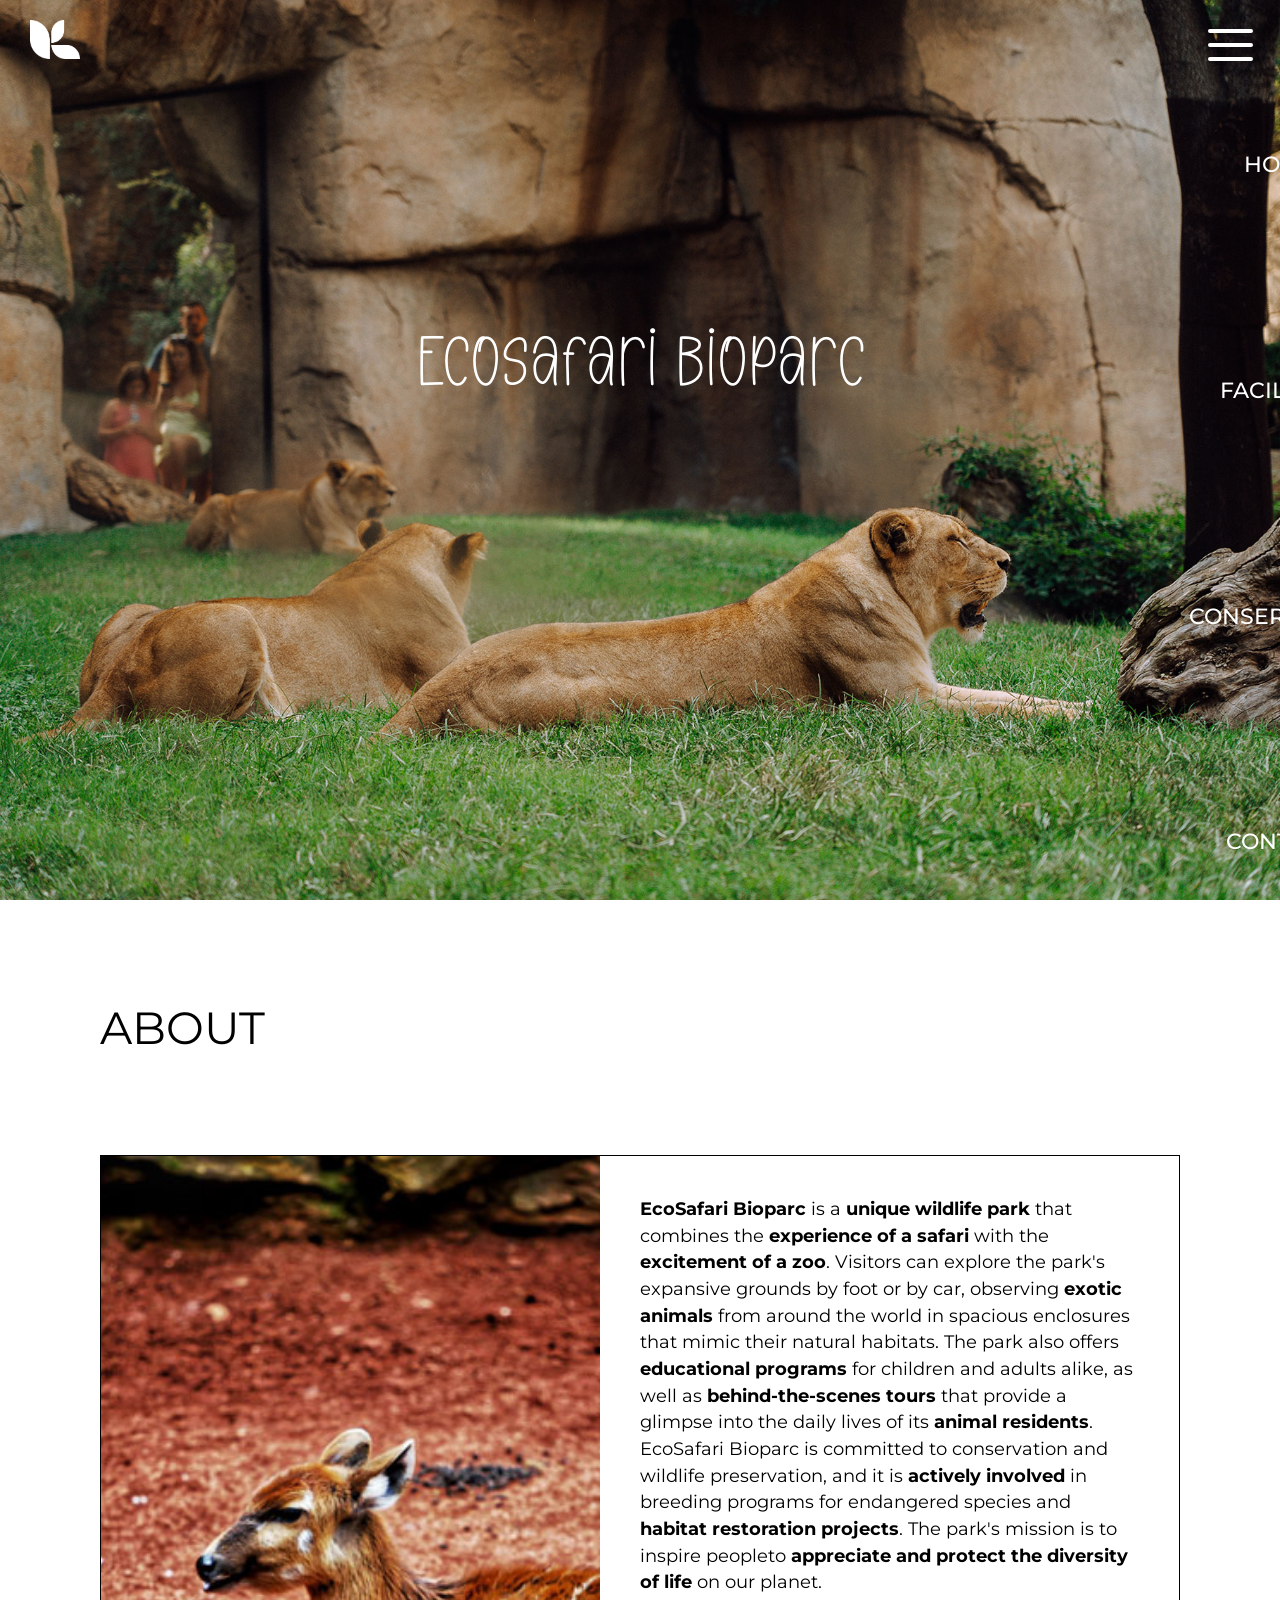
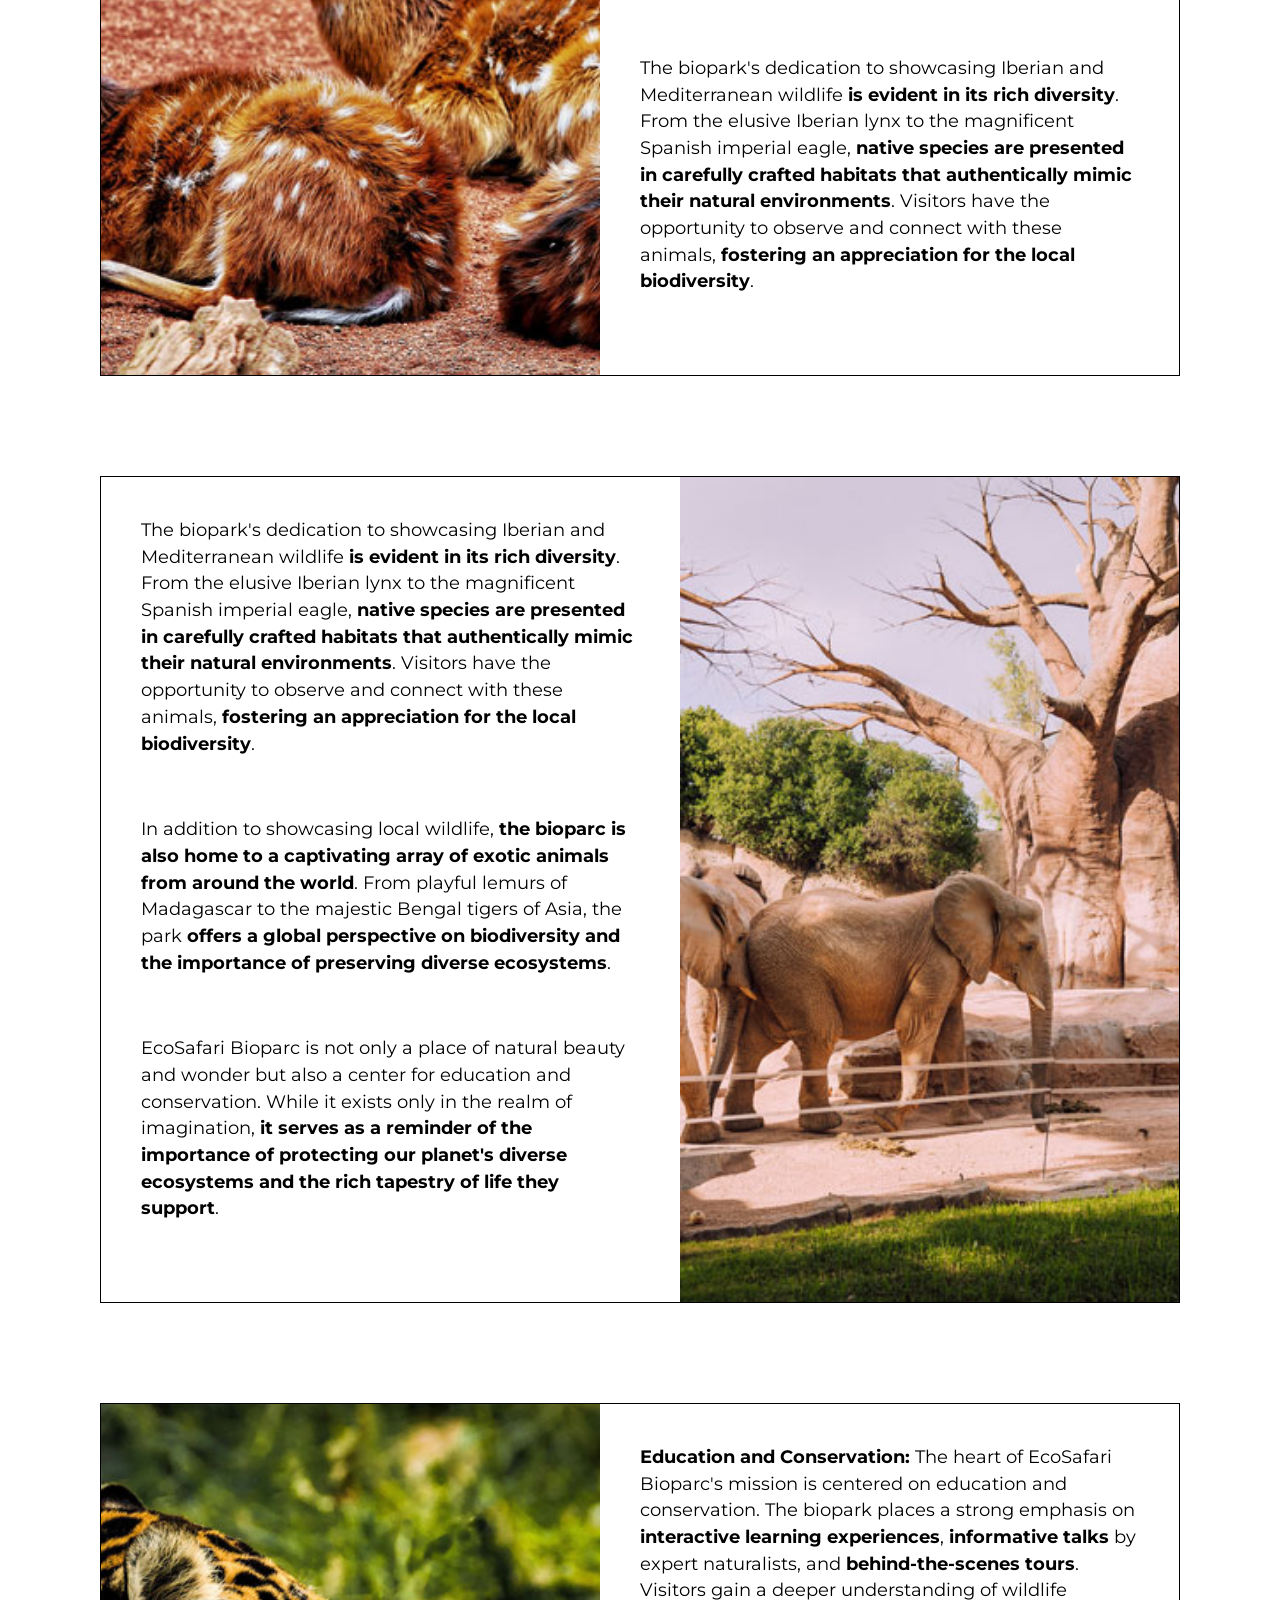
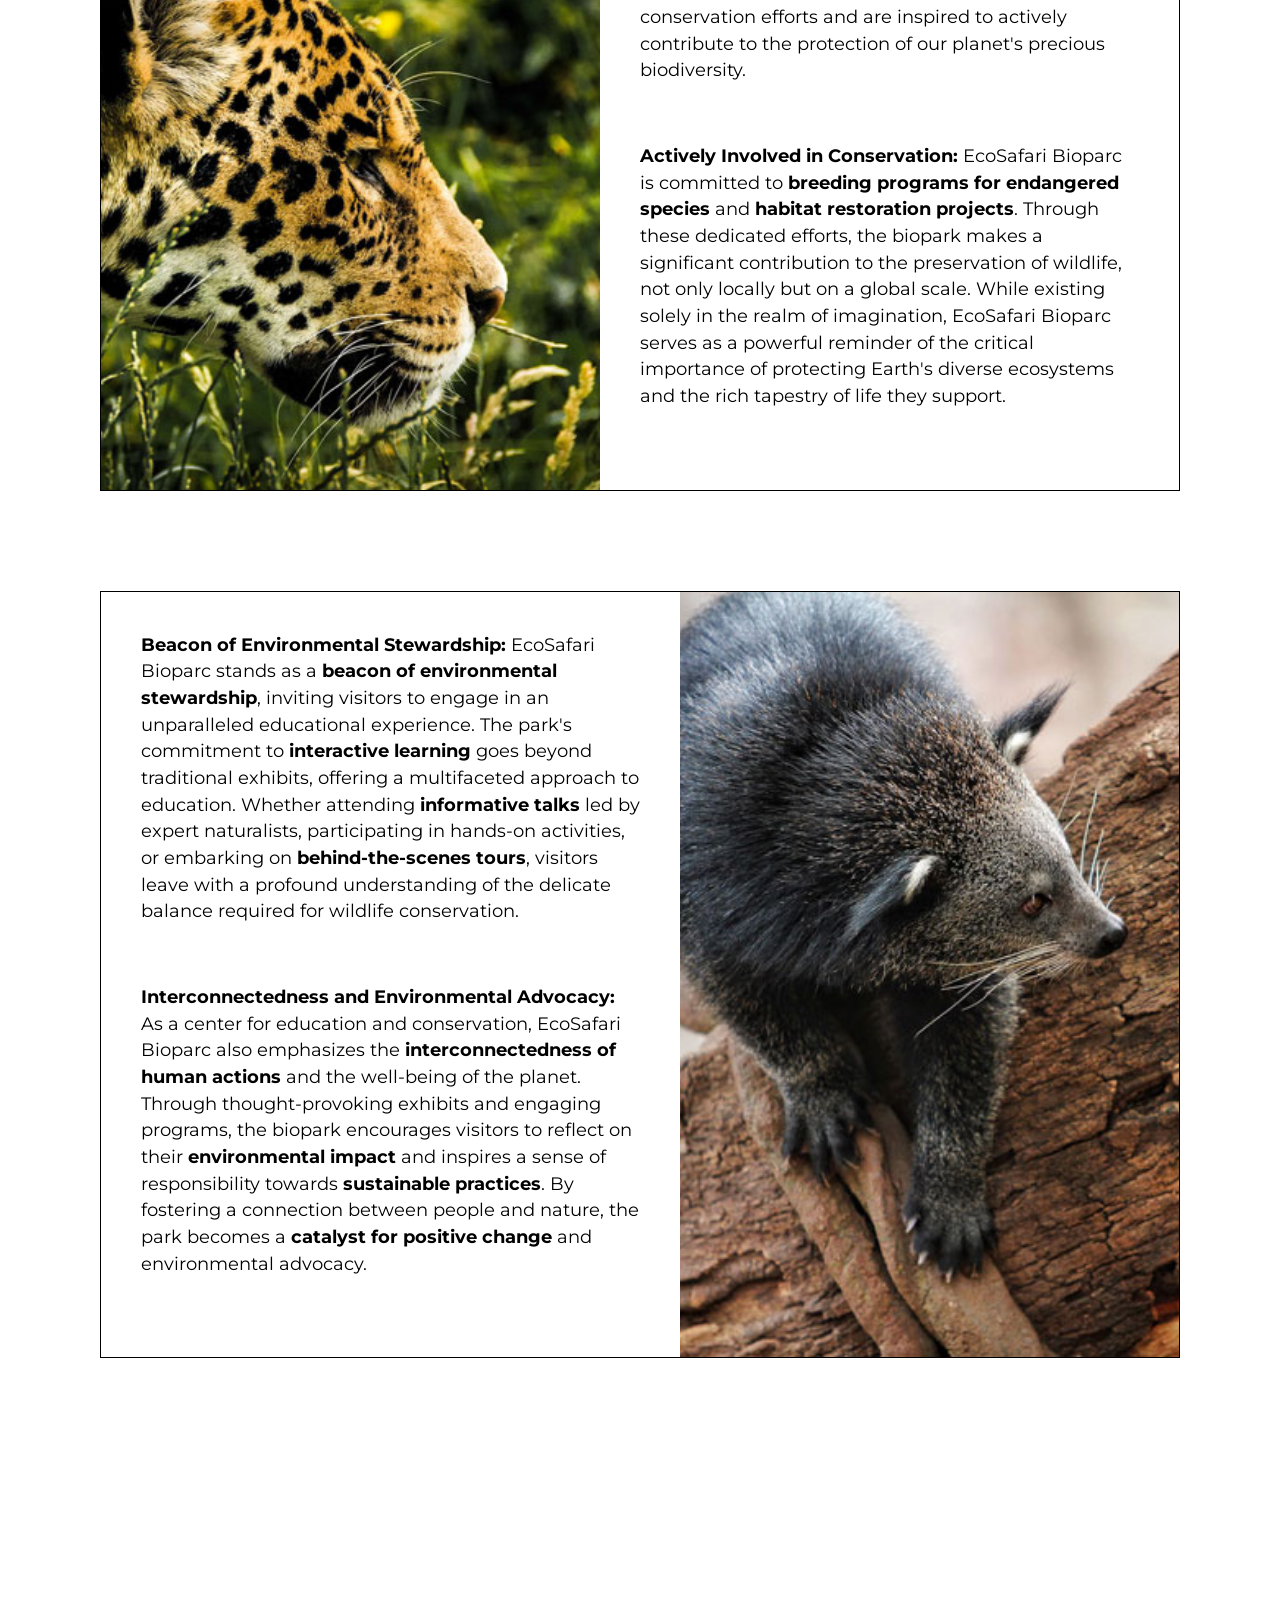
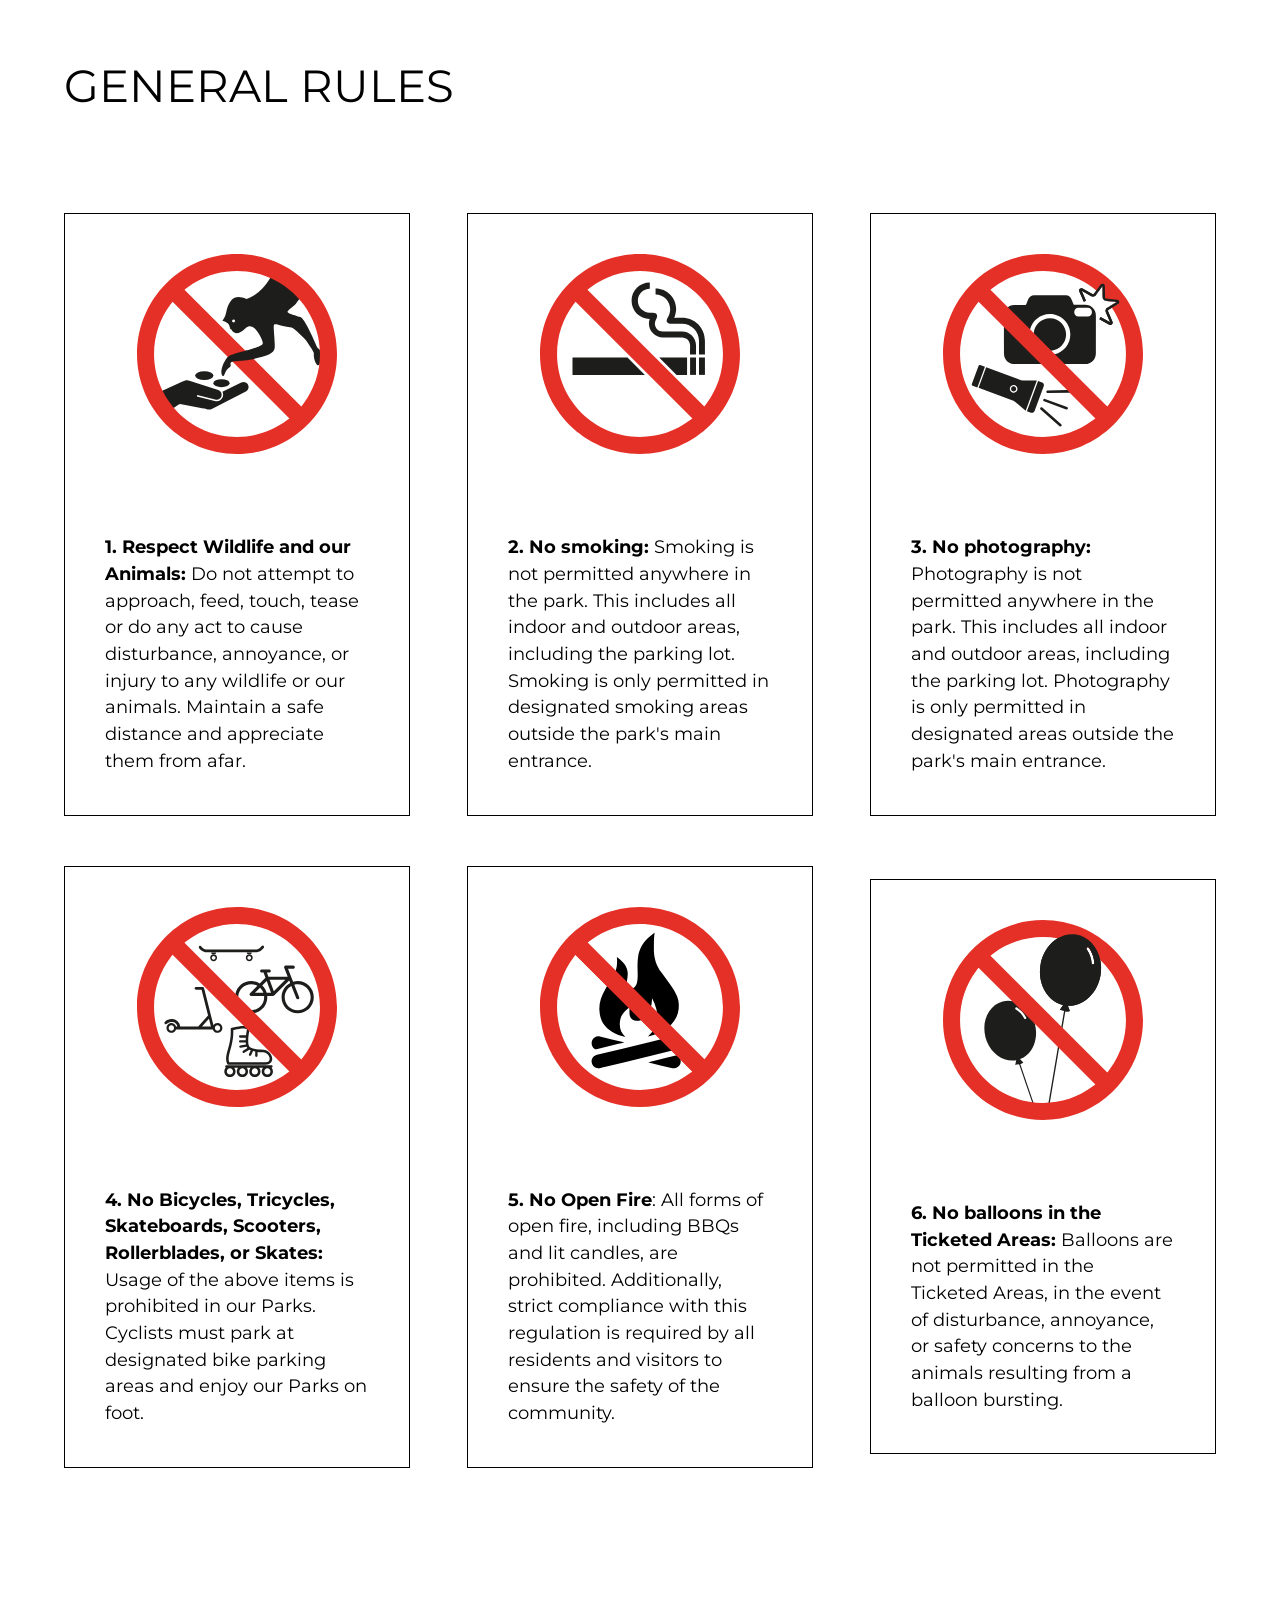
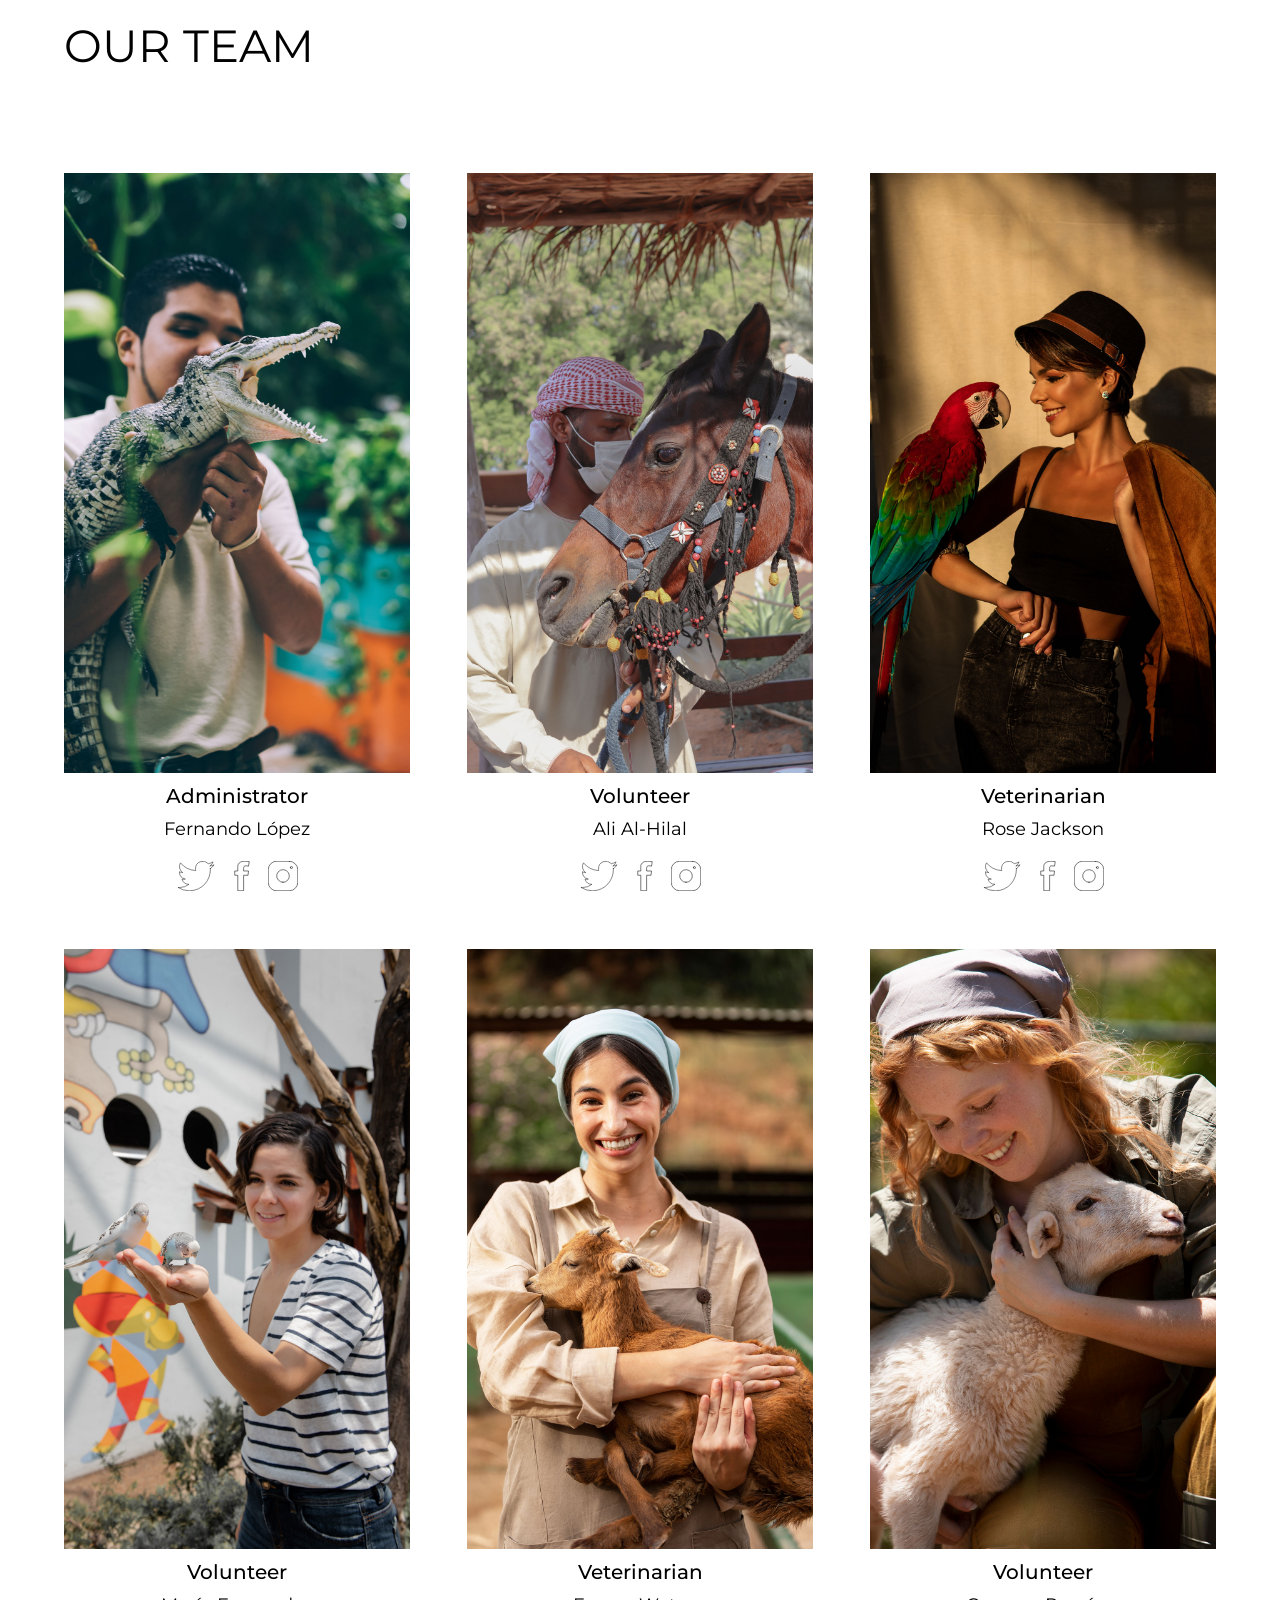
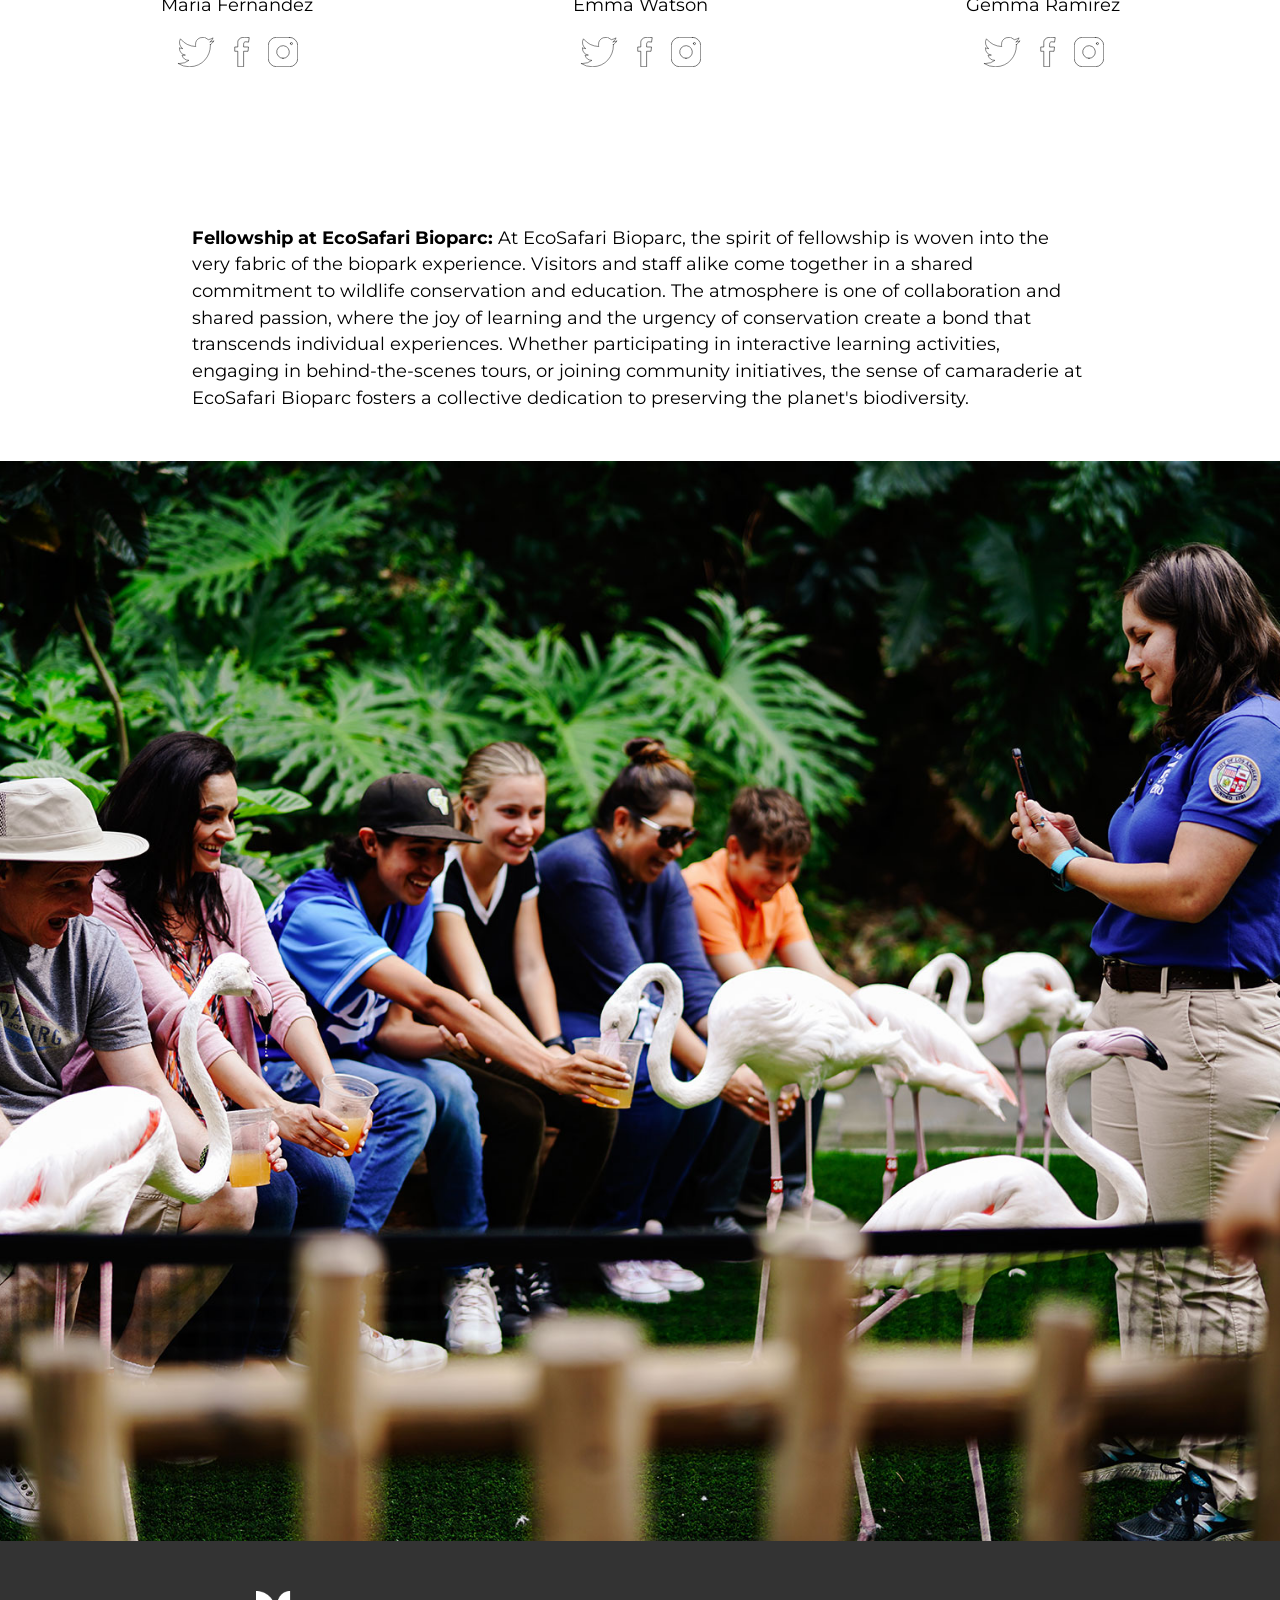
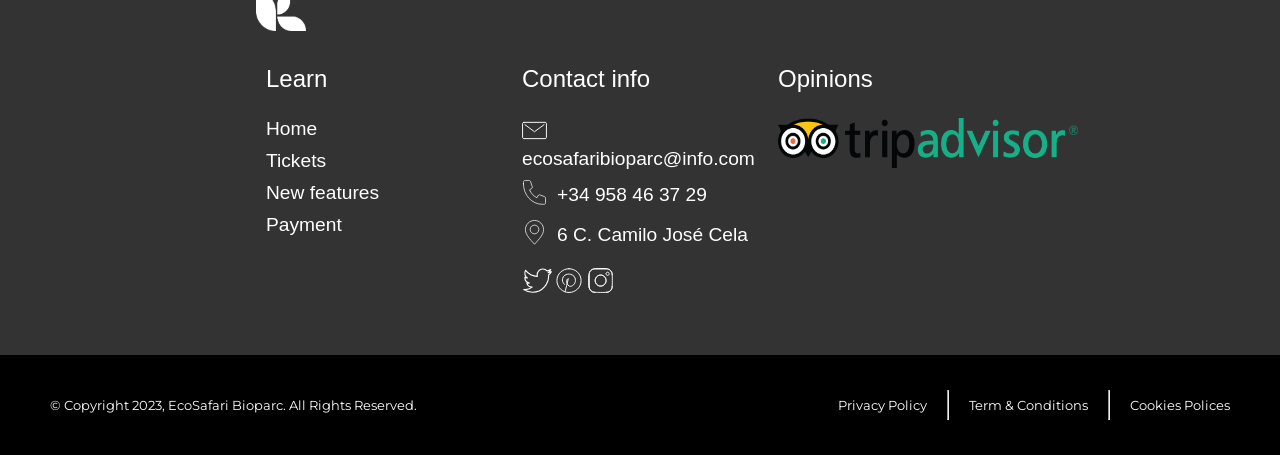
<file: index.html>
<!DOCTYPE html>
<html lang="en">

<head>
    <meta charset="UTF-8">
    <title>Home</title>
    <link href="styleHome.css" rel="stylesheet" type="text/css">
    <script src="./js/index.js" defer></script>
</head>

<body>
    <div class="home">
        <div class="header home-header">
            <div class="logo">
                <div class="logo-img"></div>
            </div>
            <div class="menu">
                <ul class="navbar">
                    <li><a href="#">HOME</a></li>
                    <li><a href="facilities.html">FACILITIES</a></li>
                    <li><a href="conservation.html">CONSERVATION</a></li>
                    <li><a href="contact.html">CONTACT</a></li>
                </ul>
                <div class="menu-btn">
                    <div class="menu-btn-bars"></div>
                </div>
            </div>
        </div>

        <div class="title-div">
            <p class="title">EcoSafari Bioparc</p>
        </div>

    </div>

    <div class="about">
        <div class="about-title">
            <p>About</p>
        </div>
        <div class="about-content">

            <div class="about-div">
                <div class="about1-img"></div>
                <div class="about-text">
                    <p class="about-description">
                        <strong>EcoSafari Bioparc</strong> is a <strong>unique wildlife park</strong> that combines the
                        <strong>experience of a
                            safari</strong> with the <strong>excitement of a zoo</strong>. Visitors can explore the
                        park's
                        expansive grounds by foot
                        or by car, observing <strong>exotic animals</strong> from around the world in spacious
                        enclosures that
                        mimic their natural
                        habitats. The park also offers <strong>educational programs</strong> for children and adults
                        alike, as
                        well as
                        <strong>behind-the-scenes tours</strong> that provide a glimpse into the daily lives of its
                        <strong>animal residents</strong>.
                        EcoSafari Bioparc is committed to conservation and wildlife preservation, and it is
                        <strong>actively
                            involved</strong> in
                        breeding programs for endangered species and <strong>habitat restoration projects</strong>. The
                        park's
                        mission is to inspire
                        peopleto <strong>appreciate and protect the diversity of life</strong> on our planet.
                    </p>
                    <br>
                    <p class="about-description">
                        The biopark's dedication to showcasing Iberian and Mediterranean wildlife <strong>is evident in
                            its rich
                            diversity</strong>. From the elusive Iberian lynx to the magnificent Spanish imperial eagle,
                        <strong>native species are
                            presented in carefully crafted habitats that authentically mimic their natural
                            environments</strong>. Visitors
                        have the opportunity to observe and connect with these animals, <strong>fostering an
                            appreciation for
                            the local
                            biodiversity</strong>.
                    </p>
                </div>
            </div>

            <div class="about-div">
                <div class="about-text">
                    <p class="about-description">
                        The biopark's dedication to showcasing Iberian and Mediterranean wildlife <strong>is evident in
                            its rich
                            diversity</strong>. From the elusive Iberian lynx to the magnificent Spanish imperial eagle,
                        <strong>native species are
                            presented in carefully crafted habitats that authentically mimic their natural
                            environments</strong>. Visitors
                        have the opportunity to observe and connect with these animals, <strong>fostering an
                            appreciation for
                            the local
                            biodiversity</strong>.
                    </p>
                    <br>
                    <p class="about-description">
                        In addition to showcasing local wildlife, <strong>the bioparc is also home to a captivating
                            array of
                            exotic
                            animals from around the world</strong>. From playful lemurs of Madagascar to the majestic
                        Bengal
                        tigers of Asia,
                        the park <strong>offers a global perspective on biodiversity and the importance of preserving
                            diverse
                            ecosystems</strong>.
                    </p>
                    <br>
                    <p class="about-description">
                        EcoSafari Bioparc is not only a place of natural beauty and wonder but also a center for
                        education and
                        conservation. While it exists only in the realm of imagination, <strong>it serves as a reminder
                            of the
                            importance of protecting our planet's diverse ecosystems and the rich tapestry of life they
                            support</strong>.
                    </p>
                </div>
                <div class="about2-img"></div>
            </div>

            <div class="about-div">
                <div class="about3-img"></div>
                <div class="about-text">
                    <p class="about-description">
                        <strong>Education and Conservation:</strong> The heart of EcoSafari Bioparc's mission is
                        centered on
                        education and conservation.
                        The biopark places a strong emphasis on <strong>interactive learning experiences</strong>,
                        <strong>informative talks</strong>
                        by expert naturalists, and <strong>behind-the-scenes tours</strong>. Visitors gain a deeper
                        understanding of wildlife conservation
                        efforts and are inspired to actively contribute to the protection of our planet's precious
                        biodiversity.
                    </p>
                    <br>
                    <p class="about-description">
                        <strong>Actively Involved in Conservation:</strong> EcoSafari Bioparc is committed to
                        <strong>breeding
                            programs for
                            endangered species</strong> and <strong>habitat restoration projects</strong>. Through these
                        dedicated efforts,
                        the biopark makes a significant contribution to the preservation of wildlife, not only locally
                        but on a
                        global scale.
                        While existing solely in the realm of imagination, EcoSafari Bioparc serves as a powerful
                        reminder of
                        the critical
                        importance of protecting Earth's diverse ecosystems and the rich tapestry of life they support.
                    </p>
                </div>
            </div>


            <div class="about-div">
                <div class="about-text">
                    <p class="about-description">
                        <strong>Beacon of Environmental Stewardship:</strong> EcoSafari Bioparc stands as a
                        <strong>beacon of
                            environmental stewardship</strong>,
                        inviting visitors to engage in an unparalleled educational experience. The park's commitment to
                        <strong>interactive learning</strong>
                        goes beyond traditional exhibits, offering a multifaceted approach to education. Whether
                        attending
                        <strong>informative talks</strong>
                        led by expert naturalists, participating in hands-on activities, or embarking on
                        <strong>behind-the-scenes tours</strong>, visitors
                        leave with a profound understanding of the delicate balance required for wildlife conservation.
                    </p>
                    <br>
                    <p class="about-description">
                        <strong>Interconnectedness and Environmental Advocacy:</strong> As a center for education and
                        conservation, EcoSafari Bioparc also
                        emphasizes the <strong>interconnectedness of human actions</strong> and the well-being of the
                        planet.
                        Through thought-provoking
                        exhibits and engaging programs, the biopark encourages visitors to reflect on their
                        <strong>environmental impact</strong> and
                        inspires a sense of responsibility towards <strong>sustainable practices</strong>. By fostering
                        a
                        connection between people and nature,
                        the park becomes a <strong>catalyst for positive change</strong> and environmental advocacy.
                    </p>
                </div>
                <div class="about4-img"></div>
            </div>
        </div>
    </div>

    <div class="rules">
        <div class="rules-title">
            <p>General rules</p>
        </div>

        <div class="rules-content">

            <div class="rules-card">
                <div class="prohibition1"></div>
                <p>
                    <strong>1. Respect Wildlife and our Animals:</strong> Do not attempt to approach, feed, touch, tease
                    or do any
                    act to cause disturbance, annoyance, or injury to any wildlife or our animals. Maintain a safe
                    distance and
                    appreciate them from afar.
                </p>
            </div>


            <div class="rules-card">
                <div class="prohibition2"></div>
                <p>
                    <strong>2. No smoking:</strong> Smoking is not permitted anywhere in the park. This includes all
                    indoor
                    and outdoor areas, including
                    the parking lot. Smoking is only permitted in designated smoking areas outside the park's main
                    entrance.
                </p>
            </div>

            <div class="rules-card">
                <div class="prohibition3"></div>
                <p>
                    <strong>3. No photography:</strong> Photography is not permitted anywhere in the park. This includes
                    all
                    indoor and outdoor areas, including
                    the parking lot. Photography is only permitted in designated areas outside the park's main entrance.
                </p>
            </div>

            <div class="rules-card">
                <div class="prohibition4"></div>
                <p>
                    <strong>4. No Bicycles, Tricycles, Skateboards, Scooters, Rollerblades, or Skates: </strong> Usage
                    of the
                    above items is prohibited in our Parks. Cyclists must park at designated bike parking areas and
                    enjoy our
                    Parks on foot.
                </p>
            </div>

            <div class="rules-card">
                <div class="prohibition5"></div>
                <p>
                    <strong> 5. No Open Fire</strong>: All forms of open fire, including BBQs and lit candles, are
                    prohibited.
                    Additionally, strict compliance with this regulation is required by all residents and visitors to
                    ensure the
                    safety of the community.

                </p>
            </div>

            <div class="rules-card">
                <div class="prohibition6"></div>
                <p>
                    <strong>6. No balloons in the Ticketed Areas: </strong> Balloons are not permitted in the Ticketed
                    Areas, in
                    the event of disturbance, annoyance, or safety concerns to the animals resulting from a balloon
                    bursting.
                </p>
            </div>
        </div>

    </div>

    <div class="team">
        <div class="team-title">
            <p>Our team</p>
        </div>
        <div class="team-workers">
            <div class="worker-card">
                <div class="administrador-div"></div>
                <p class="workers-title">Administrator</p>
                <p class="workers-subtitle">Fernando López</p>
                <div class="team-socials">
                    <img src="img/icons/twitter-black.svg" width="40px" height="30px">
                    <img src="img/icons/facebook-black.svg" width="20px" height="30px">
                    <img src="img/icons/instagram-black.svg" width="30px" height="30px">
                </div>
            </div>

            <div class="worker-card">
                <div class="volunteer1-div"></div>
                <p class="workers-title">Volunteer</p>
                <p class="workers-subtitle">Ali Al-Hilal</p>
                <div class="team-socials">
                    <img src="img/icons/twitter-black.svg" width="40px" height="30px">
                    <img src="img/icons/facebook-black.svg" width="20px" height="30px">
                    <img src="img/icons/instagram-black.svg" width="30px" height="30px">
                </div>
            </div>

            <div class="worker-card">
                <div class="veterinarian1-div"></div>
                <p class="workers-title">Veterinarian</p>
                <p class="workers-subtitle">Rose Jackson</p>
                <div class="team-socials">
                    <img src="img/icons/twitter-black.svg" width="40px" height="30px">
                    <img src="img/icons/facebook-black.svg" width="20px" height="30px">
                    <img src="img/icons/instagram-black.svg" width="30px" height="30px">
                </div>
            </div>

            <div class="worker-card">
                <div class="volunteer2-div"></div>
                <p class="workers-title">Volunteer</p>
                <p class="workers-subtitle">María Fernandez</p>
                <div class="team-socials">
                    <img src="img/icons/twitter-black.svg" width="40px" height="30px">
                    <img src="img/icons/facebook-black.svg" width="20px" height="30px">
                    <img src="img/icons/instagram-black.svg" width="30px" height="30px">
                </div>
            </div>

            <div class="worker-card">
                <div class="veterinarian2-div"></div>
                <p class="workers-title">Veterinarian</p>
                <p class="workers-subtitle">Emma Watson</p>
                <div class="team-socials">
                    <img src="img/icons/twitter-black.svg" width="40px" height="30px">
                    <img src="img/icons/facebook-black.svg" width="20px" height="30px">
                    <img src="img/icons/instagram-black.svg" width="30px" height="30px">
                </div>
            </div>

            <div class="worker-card">
                <div class="volunteer3-div"></div>
                <p class="workers-title">Volunteer</p>
                <p class="workers-subtitle">Gemma Ramírez</p>
                <div class="team-socials">
                    <img src="img/icons/twitter-black.svg" width="40px" height="30px">
                    <img src="img/icons/facebook-black.svg" width="20px" height="30px">
                    <img src="img/icons/instagram-black.svg" width="30px" height="30px">
                </div>
            </div>
        </div>
    </div>

    <div class="team-photo">
        <p>
            <strong>Fellowship at EcoSafari Bioparc:</strong> At EcoSafari Bioparc, the spirit of fellowship is woven
            into the very fabric of the biopark experience.
            Visitors and staff alike come together in a shared commitment to wildlife conservation and education. The
            atmosphere is one of collaboration and shared
            passion, where the joy of learning and the urgency of conservation create a bond that transcends individual
            experiences. Whether participating in interactive
            learning activities, engaging in behind-the-scenes tours, or joining community initiatives, the sense of
            camaraderie at EcoSafari Bioparc fosters a collective
            dedication to preserving the planet's biodiversity.
        </p>
        <div class="team-photo-img"></div>
    </div>


    <div class="footer">
        <div class="footer-logo">
            <img src="img/icons/logo.png" alt="logo">
        </div>
        <div class="footer-content">
            <div class="footer-learn">
                <p class="footer-subtitle">Learn</p>
                <p class="footer-text">Home</p>
                <p class="footer-text">Tickets</p>
                <p class="footer-text">New features</p>
                <p class="footer-text">Payment</p>
            </div>
            <div class="footer-contact">
                <p class="footer-subtitle">Contact info</p>
                <p class="footer-text"><img src="img/icons/mail.svg" alt="mail">ecosafaribioparc@info.com</p>
                <p class="footer-text"><img src="img/icons/phone.svg" alt="phone">+34 958 46 37 29</p>
                <p class="footer-text"><img src="img/icons/map.svg" alt="location">6 C. Camilo José Cela</p>
                <div class="rrss">
                    <img src="img/icons/twitter.svg" alt="twitter">
                    <img src="img/icons/pinterest.svg" alt="pinterest">
                    <img src="img/icons/instagram.svg" alt="instagram">
                </div>
            </div>
            <div class="footer-partners">
                <p class="footer-subtitle">Opinions</p>
                <img src="img/icons/opinion.png" alt="TripAdvisor">
            </div>
        </div>
        <div class="footer-policy">
            <div class="footer-copyright">
                <p class="footer-copyright-subtitle">© Copyright 2023, EcoSafari Bioparc. All Rights Reserved.</p>
            </div>
            <div class="footer-policies">
                <p class="footer-copyright-subtitle">Privacy Policy</p>
                <hr>
                <p class="footer-copyright-subtitle">Term & Conditions</p>
                <hr>
                <p class="footer-copyright-subtitle">Cookies Polices</p>
            </div>
        </div>
    </div>

</body>

</html>
</file>
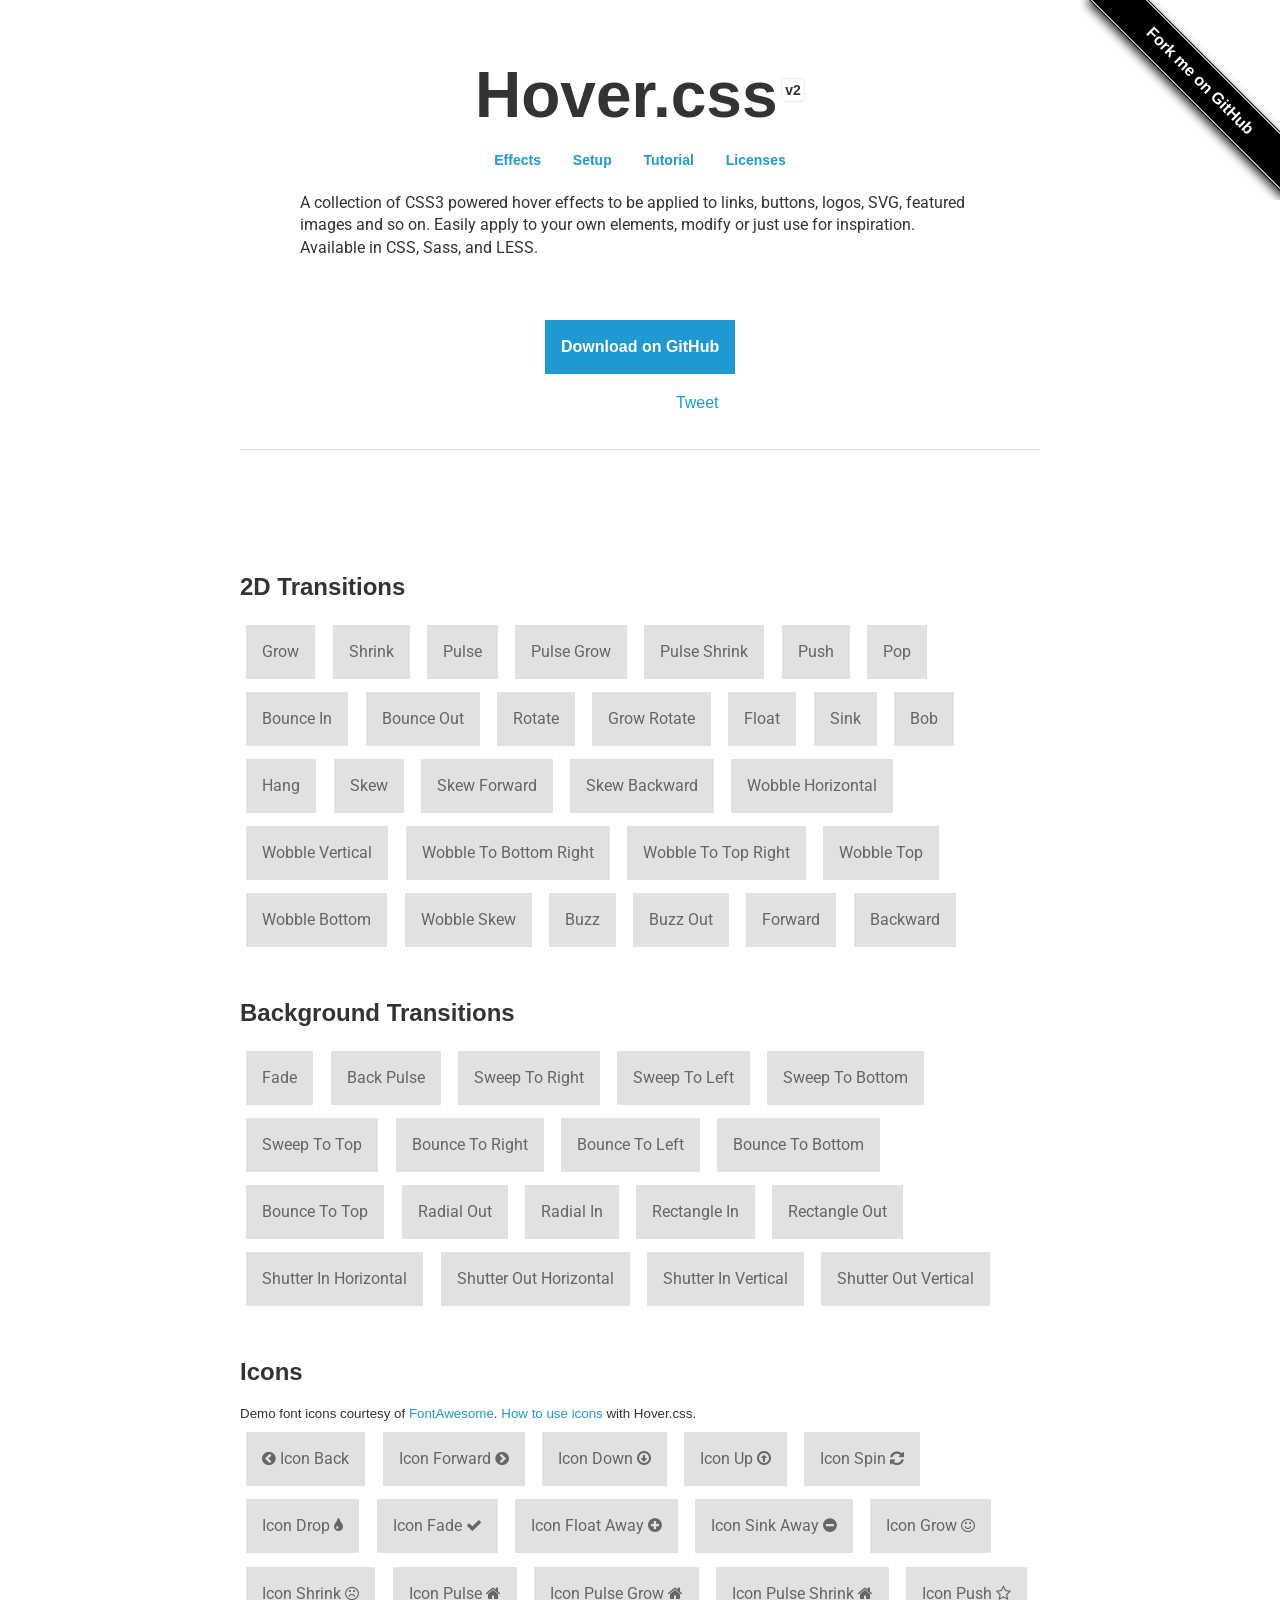
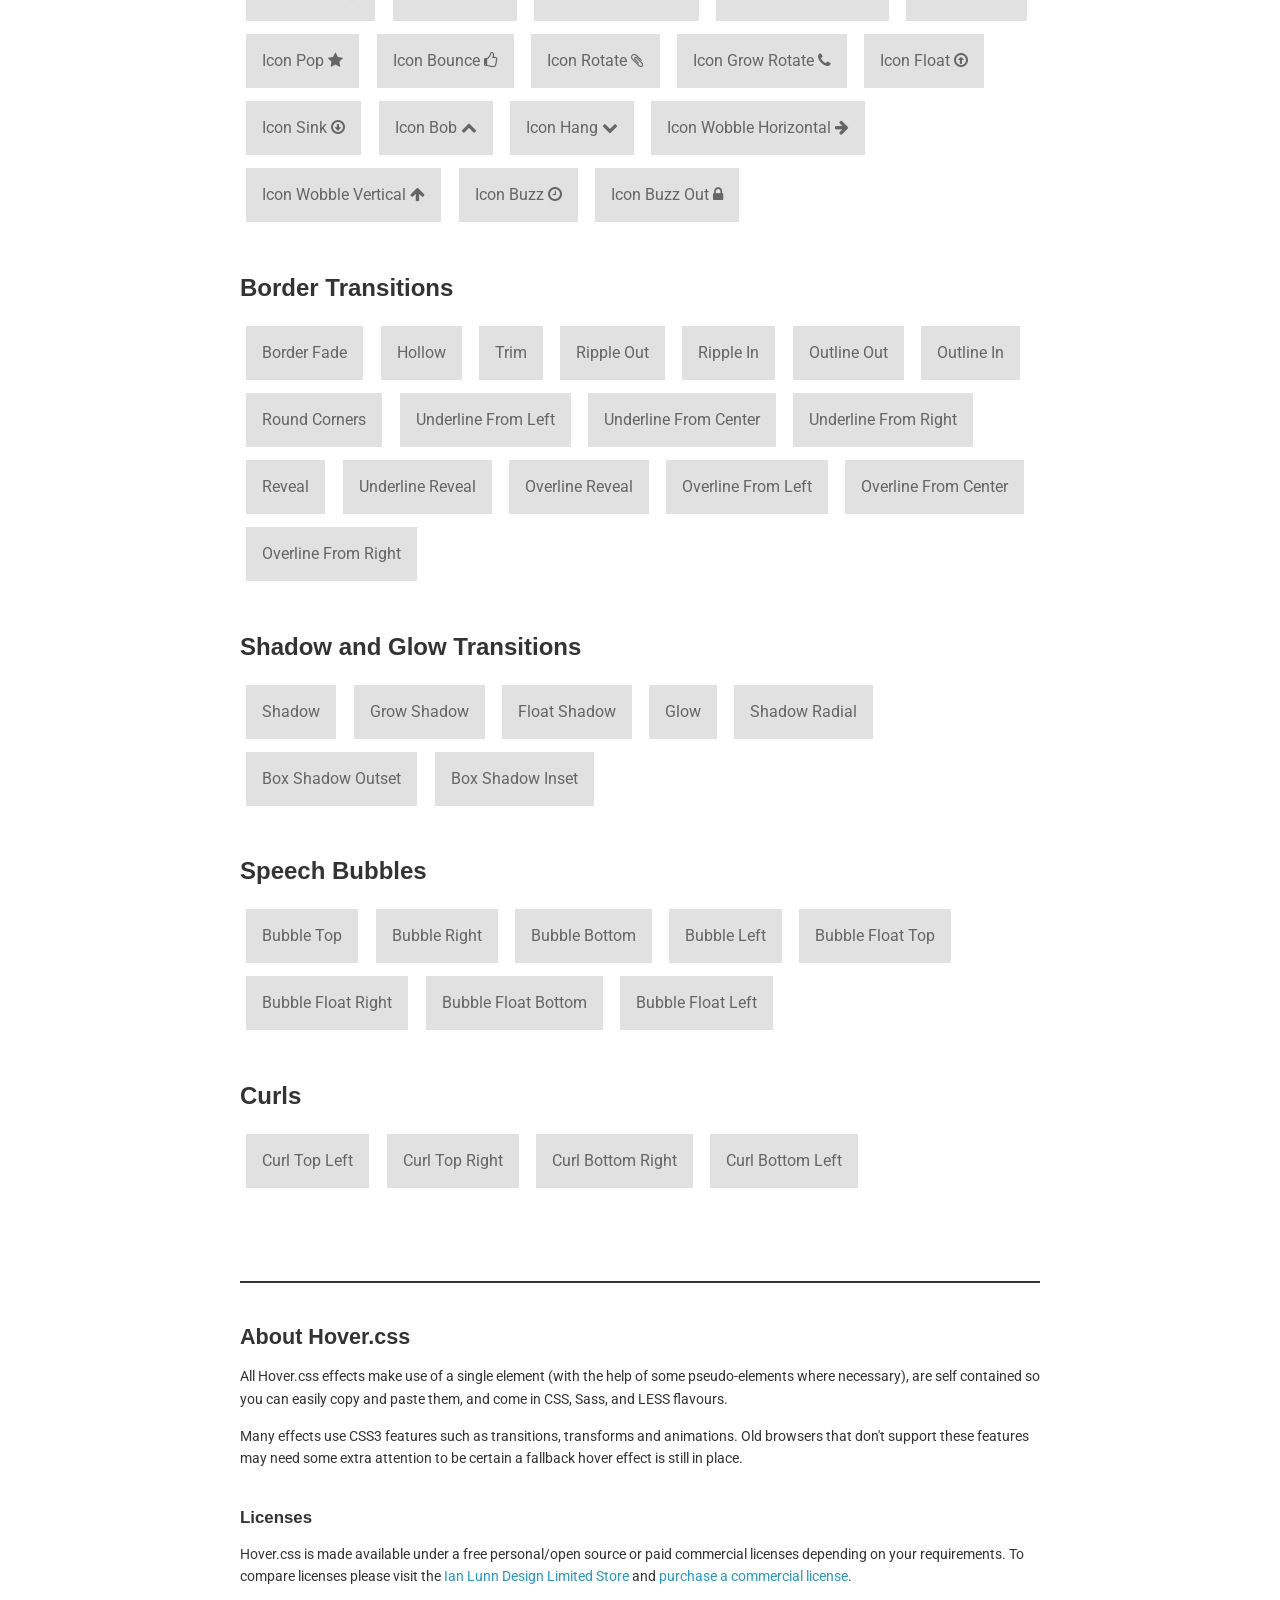
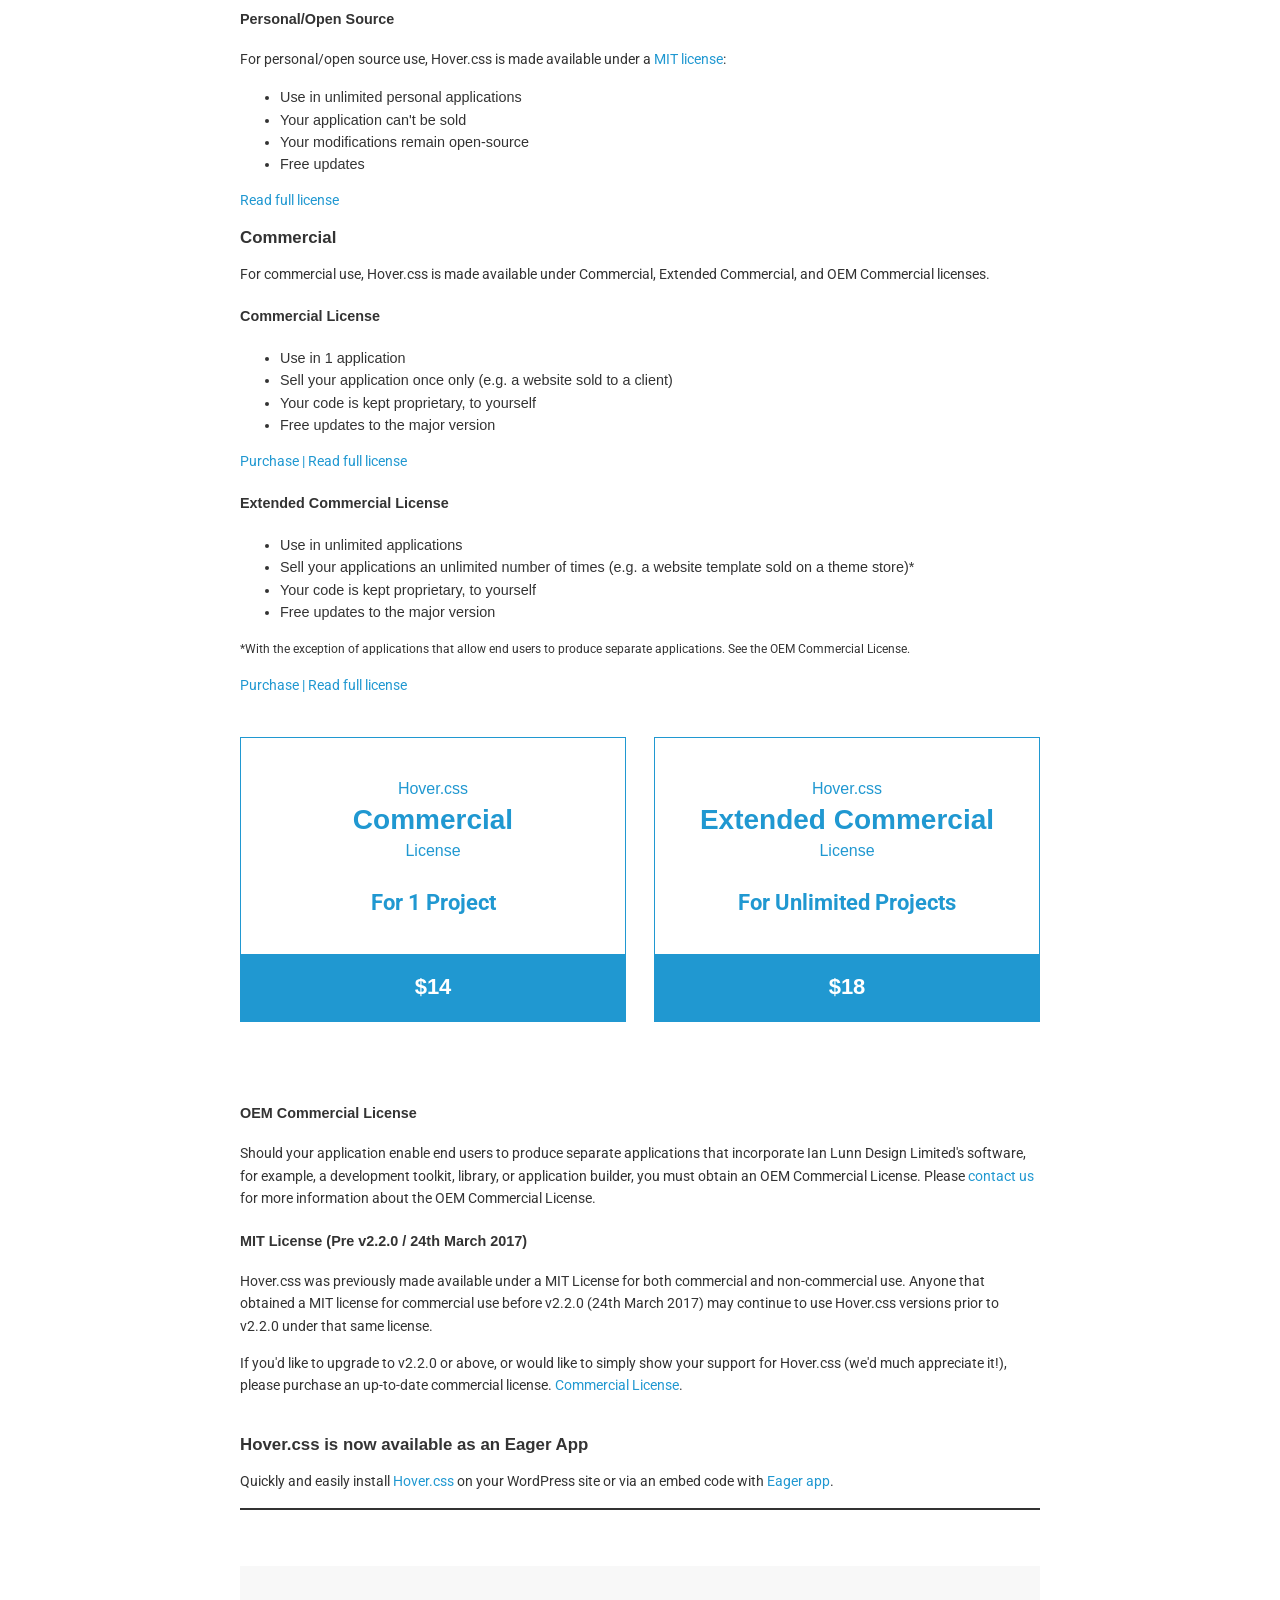
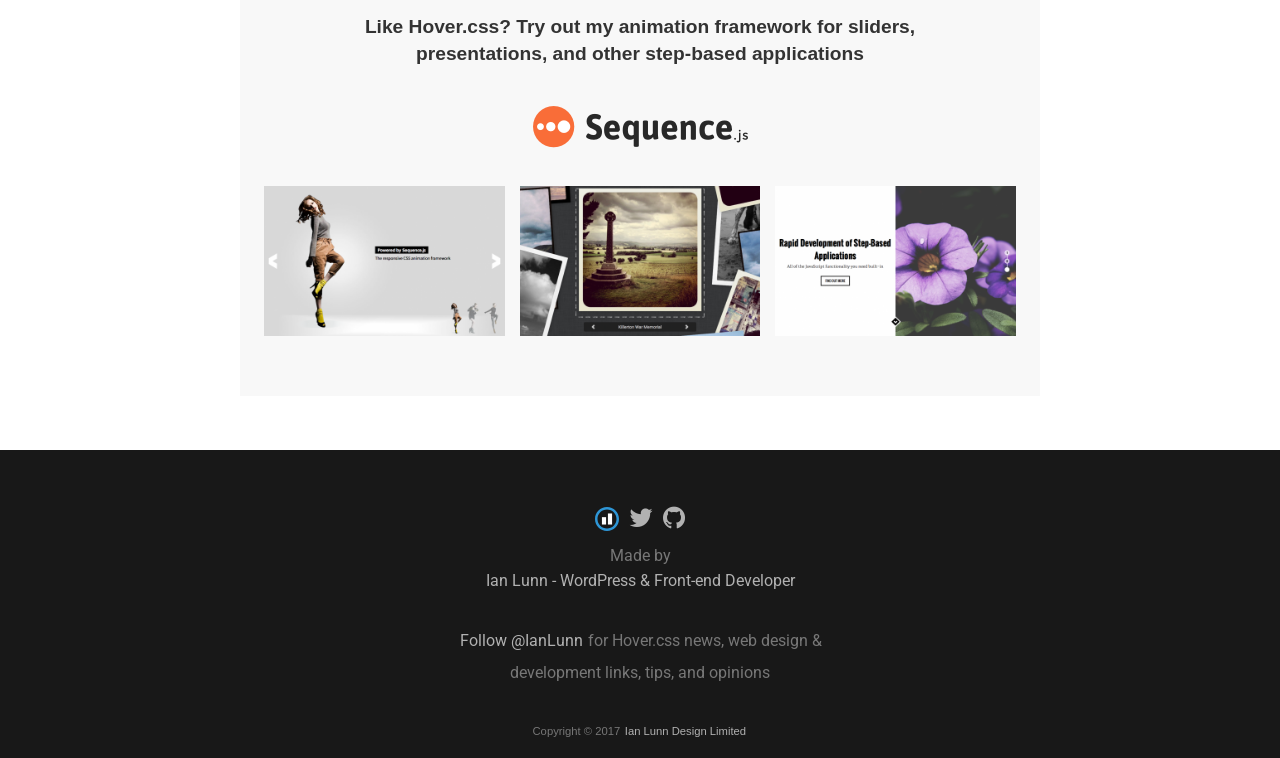
<file: node_modules/hover.css/index.html>
<!DOCTYPE html>
<html lang="en">
	<head>
		<meta charset="utf-8">
		<meta property="og:image" content="https://ianlunn.github.io/Hover/hover.jpg" />
		<meta property="og:site_name" content="Hover.css"/>
		<meta property="og:title" content="Hover.css - A collection of CSS3 powered hover effects" />
		<title>Hover.css - A collection of CSS3 powered hover effects</title>
		<link href="css/demo-page.css" rel="stylesheet" media="all">
		<link href="css/hover.css" rel="stylesheet" media="all">
		<link href="https://maxcdn.bootstrapcdn.com/font-awesome/4.2.0/css/font-awesome.min.css" rel="stylesheet" media="all">
	</head>
	<body>

		<!--[if lt IE 10]>
		<p class="browsehappy">You are using an <strong>outdated</strong> browser. Please <a href="https://browsehappy.com/">upgrade your browser</a> to improve your experience.</p>
		<![endif]-->

		<div class="main">
			<span id="forkongithub"><a href="https://github.com/IanLunn/Hover">Fork me on GitHub</a></span>

			<h1>Hover.css <a href="https://github.com/IanLunn/Hover/releases" class="sup" title="View release history">v2</a></h1>

			<nav>
				<ul>
					<li><a href="#effects" title="Effects">Effects</a></li>
					<li><a href="https://github.com/IanLunn/Hover/blob/master/README.md#hovercss" title="Setup">Setup</a></li>
					<li><a href="https://ianlunn.co.uk/articles/hover-css-tutorial-introduction/" title="hover.css Tutorial and Introduction">Tutorial</a></li>
					<li><a href="#licenses" title="Licenses">Licenses</a></li>
				</ul>
			</nav>

			<p class="intro">A collection of CSS3 powered hover effects to be applied to links, buttons, logos, SVG, featured images and so on. Easily apply to your own elements, modify or just use for inspiration. Available in CSS, Sass, and LESS.</p>

			<div class="download aligncenter">
				<a class="button cta hvr-float-shadow" href="https://github.com/IanLunn/Hover">Download on GitHub</a>
			</div>

			<div class="social aligncenter">
				<div class="social-button">
					<iframe src="https://ghbtns.com/github-btn.html?user=IanLunn&repo=Hover&type=watch&count=true" allowtransparency="true" frameborder="0" scrolling="0" width="110" height="20"></iframe>
				</div>

				<div class="social-button">
					<a href="https://twitter.com/share" class="twitter-share-button" data-related="IanLunn" data-dnt="true">Tweet</a>
				</div>
			</div>

			<hr />
			<br />

			<script async type="text/javascript" src="//cdn.carbonads.com/carbon.js?serve=CKYIE23M&placement=ianlunncouk" id="_carbonads_js"></script>

			<div id="effects" class="effects">

				<h2>2D Transitions</h2>

				<a href="#" class="hvr-grow">Grow</a>
				<a href="#" class="hvr-shrink">Shrink</a>
				<a href="#" class="hvr-pulse">Pulse</a>
				<a href="#" class="hvr-pulse-grow">Pulse Grow</a>
				<a href="#" class="hvr-pulse-shrink">Pulse Shrink</a>
				<a href="#" class="hvr-push">Push</a>
				<a href="#" class="hvr-pop">Pop</a>
				<a href="#" class="hvr-bounce-in">Bounce In</a>
				<a href="#" class="hvr-bounce-out">Bounce Out</a>
				<a href="#" class="hvr-rotate">Rotate</a>
				<a href="#" class="hvr-grow-rotate">Grow Rotate</a>
				<a href="#" class="hvr-float">Float</a>
				<a href="#" class="hvr-sink">Sink</a>
				<a href="#" class="hvr-bob">Bob</a>
				<a href="#" class="hvr-hang">Hang</a>
				<a href="#" class="hvr-skew">Skew</a>
				<a href="#" class="hvr-skew-forward">Skew Forward</a>
				<a href="#" class="hvr-skew-backward">Skew Backward</a>
				<a href="#" class="hvr-wobble-horizontal">Wobble Horizontal</a>
				<a href="#" class="hvr-wobble-vertical">Wobble Vertical</a>
				<a href="#" class="hvr-wobble-to-bottom-right">Wobble To Bottom Right</a>
				<a href="#" class="hvr-wobble-to-top-right">Wobble To Top Right</a>
				<a href="#" class="hvr-wobble-top">Wobble Top</a>
				<a href="#" class="hvr-wobble-bottom">Wobble Bottom</a>
				<a href="#" class="hvr-wobble-skew">Wobble Skew</a>
				<a href="#" class="hvr-buzz">Buzz</a>
				<a href="#" class="hvr-buzz-out">Buzz Out</a>
				<a href="#" class="hvr-forward">Forward</a>
				<a href="#" class="hvr-backward">Backward</a>


				<h2>Background Transitions</h2>

				<a href="#" class="hvr-fade">Fade</a>
				<a href="#" class="hvr-back-pulse">Back Pulse</a>
				<a href="#" class="hvr-sweep-to-right">Sweep To Right</a>
				<a href="#" class="hvr-sweep-to-left">Sweep To Left</a>
				<a href="#" class="hvr-sweep-to-bottom">Sweep To Bottom</a>
				<a href="#" class="hvr-sweep-to-top">Sweep To Top</a>
				<a href="#" class="hvr-bounce-to-right">Bounce To Right</a>
				<a href="#" class="hvr-bounce-to-left">Bounce To Left</a>
				<a href="#" class="hvr-bounce-to-bottom">Bounce To Bottom</a>
				<a href="#" class="hvr-bounce-to-top">Bounce To Top</a>
				<a href="#" class="hvr-radial-out">Radial Out</a>
				<a href="#" class="hvr-radial-in">Radial In</a>
				<a href="#" class="hvr-rectangle-in">Rectangle In</a>
				<a href="#" class="hvr-rectangle-out">Rectangle Out</a>
				<a href="#" class="hvr-shutter-in-horizontal">Shutter In Horizontal</a>
				<a href="#" class="hvr-shutter-out-horizontal">Shutter Out Horizontal</a>
				<a href="#" class="hvr-shutter-in-vertical">Shutter In Vertical</a>
				<a href="#" class="hvr-shutter-out-vertical">Shutter Out Vertical</a>


				<h2>Icons</h2>

				<small>Demo font icons courtesy of <a href="https://fortawesome.github.io/Font-Awesome/">FontAwesome</a>. <a href="https://github.com/IanLunn/Hover/#using-icon-effects">How to use icons</a> with Hover.css.</small>

				<a href="#" class="hvr-icon-back">
					<i class="fa fa-chevron-circle-left hvr-icon"></i> Icon Back
				</a>
				<a href="#" class="hvr-icon-forward">
					Icon Forward
					<i class="fa fa-chevron-circle-right hvr-icon"></i>
				</a>
				<a href="#" class="hvr-icon-down">
					Icon Down <i class="fa fa-arrow-circle-o-down hvr-icon"></i>
				</a>
				<a href="#" class="hvr-icon-up">
					Icon Up <i class="fa fa-arrow-circle-o-up hvr-icon"></i>
				</a>
				<a href="#" class="hvr-icon-spin">
					Icon Spin <i class="fa fa-refresh hvr-icon"></i>
				</a>
				<a href="#" class="hvr-icon-drop">
					Icon Drop <i class="fa fa-tint hvr-icon"></i>
				</a>
				<a href="#" class="hvr-icon-fade">
					Icon Fade <i class="fa fa-check hvr-icon"></i>
				</a>
				<a href="#" class="hvr-icon-float-away">
					Icon Float Away <i class="fa fa-plus-circle hvr-icon"></i>
				</a>
				<a href="#" class="hvr-icon-sink-away">
					Icon Sink Away <i class="fa fa-minus-circle hvr-icon"></i>
				</a>
				<a href="#" class="hvr-icon-grow">
					Icon Grow <i class="fa fa-smile-o hvr-icon"></i>
				</a>
				<a href="#" class="hvr-icon-shrink">
					Icon Shrink <i class="fa fa-frown-o hvr-icon"></i>
				</a>
				<a href="#" class="hvr-icon-pulse">
					Icon Pulse <i class="fa fa-home hvr-icon"></i>
				</a>
				<a href="#" class="hvr-icon-pulse-grow">
					Icon Pulse Grow <i class="fa fa-home hvr-icon"></i>
				</a>
				<a href="#" class="hvr-icon-pulse-shrink">
					Icon Pulse Shrink <i class="fa fa-home hvr-icon"></i>
				</a>
				<a href="#" class="hvr-icon-push">
					Icon Push <i class="fa fa-star-o hvr-icon"></i>
				</a>
				<a href="#" class="hvr-icon-pop">
					Icon Pop <i class="fa fa-star hvr-icon"></i>
				</a>
				<a href="#" class="hvr-icon-bounce">
					Icon Bounce <i class="fa fa-thumbs-o-up hvr-icon"></i>
				</a>
				<a href="#" class="hvr-icon-rotate">
					Icon Rotate <i class="fa fa-paperclip hvr-icon"></i>
				</a>
				<a href="#" class="hvr-icon-grow-rotate">
					Icon Grow Rotate <i class="fa fa-phone hvr-icon"></i>
				</a>
				<a href="#" class="hvr-icon-float">
					Icon Float <i class="fa fa-arrow-circle-o-up hvr-icon"></i>
				</a>
				<a href="#" class="hvr-icon-sink">
					Icon Sink <i class="fa fa-arrow-circle-o-down hvr-icon"></i>
				</a>
				<a href="#" class="hvr-icon-bob">
					Icon Bob <i class="fa fa-chevron-up hvr-icon"></i>
				</a>
				<a href="#" class="hvr-icon-hang">
					Icon Hang <i class="fa fa-chevron-down hvr-icon"></i>
				</a>
				<a href="#" class="hvr-icon-wobble-horizontal">
					Icon Wobble Horizontal <i class="fa fa-arrow-right hvr-icon"></i>
				</a>
				<a href="#" class="hvr-icon-wobble-vertical">
					Icon Wobble Vertical <i class="fa fa-arrow-up hvr-icon"></i>
				</a>
				<a href="#" class="hvr-icon-buzz">
					Icon Buzz <i class="fa fa-clock-o hvr-icon"></i>
				</a>
				<a href="#" class="hvr-icon-buzz-out">
					Icon Buzz Out <i class="fa fa-lock hvr-icon"></i>
				</a>


				<h2>Border Transitions</h2>

				<a href="#" class="hvr-border-fade">Border Fade</a>
				<a href="#" class="hvr-hollow">Hollow</a>
				<a href="#" class="hvr-trim">Trim</a>
				<a href="#" class="hvr-ripple-out">Ripple Out</a>
				<a href="#" class="hvr-ripple-in">Ripple In</a>
				<a href="#" class="hvr-outline-out">Outline Out</a>
				<a href="#" class="hvr-outline-in">Outline In</a>
				<a href="#" class="hvr-round-corners">Round Corners</a>
				<a href="#" class="hvr-underline-from-left">Underline From Left</a>
				<a href="#" class="hvr-underline-from-center">Underline From Center</a>
				<a href="#" class="hvr-underline-from-right">Underline From Right</a>
				<a href="#" class="hvr-reveal">Reveal</a>
				<a href="#" class="hvr-underline-reveal">Underline Reveal</a>
				<a href="#" class="hvr-overline-reveal">Overline Reveal</a>
				<a href="#" class="hvr-overline-from-left">Overline From Left</a>
				<a href="#" class="hvr-overline-from-center">Overline From Center</a>
				<a href="#" class="hvr-overline-from-right">Overline From Right</a>


				<h2>Shadow and Glow Transitions</h2>

				<a href="#" class="hvr-shadow">Shadow</a>
				<a href="#" class="hvr-grow-shadow">Grow Shadow</a>
				<a href="#" class="hvr-float-shadow">Float Shadow</a>
				<a href="#" class="hvr-glow">Glow</a>
				<a href="#" class="hvr-shadow-radial">Shadow Radial</a>
				<a href="#" class="hvr-box-shadow-outset">Box Shadow Outset</a>
				<a href="#" class="hvr-box-shadow-inset">Box Shadow Inset</a>


				<h2>Speech Bubbles</h2>

				<a href="#" class="hvr-bubble-top">Bubble Top</a>
				<a href="#" class="hvr-bubble-right">Bubble Right</a>
				<a href="#" class="hvr-bubble-bottom">Bubble Bottom</a>
				<a href="#" class="hvr-bubble-left">Bubble Left</a>
				<a href="#" class="hvr-bubble-float-top">Bubble Float Top</a>
				<a href="#" class="hvr-bubble-float-right">Bubble Float Right</a>
				<a href="#" class="hvr-bubble-float-bottom">Bubble Float Bottom</a>
				<a href="#" class="hvr-bubble-float-left">Bubble Float Left</a>


				<h2>Curls</h2>

				<a href="#" class="hvr-curl-top-left">Curl Top Left</a>
				<a href="#" class="hvr-curl-top-right">Curl Top Right</a>
				<a href="#" class="hvr-curl-bottom-right">Curl Bottom Right</a>
				<a href="#" class="hvr-curl-bottom-left">Curl Bottom Left</a>
			</div>


			<div class="footer">
				<div class="about">
					<h2>About Hover.css</h2>

					<p>All Hover.css effects make use of a single element (with the help of some pseudo-elements where necessary), are self contained so you can easily copy and paste them, and come in CSS, Sass, and LESS flavours.</p>

					<p>Many effects use CSS3 features such as transitions, transforms and animations. Old browsers that don't support these features may need some extra attention to be certain a fallback hover effect is still in place.</p>

					<br />
					<h3 id="licenses">Licenses</h3>

					<p>Hover.css is made available under a free personal/open source or paid commercial licenses depending on your requirements. To compare licenses please visit the <a href="https://ianlunn.co.uk/store/licenses/">Ian Lunn Design Limited Store</a> and <a href="https://ianlunn.co.uk/store/hover-css/">purchase a commercial license</a>.</p>

					<h4 id="personal">Personal/Open Source</h4>

					<p>For personal/open source use, Hover.css is made available under a <a href="https://opensource.org/licenses/MIT">MIT license</a>:</p>

					<ul>
						<li>Use in unlimited personal applications</li>
						<li>Your application can't be sold</li>
						<li>Your modifications remain open-source</li>
						<li>Free updates</li>
					</ul>

					<p><a href="https://ianlunn.co.uk/store/licenses/personal/">Read full license</a></p>

					<h3 id="commercial-licenses">Commercial</h3>

					<p>For commercial use, Hover.css is made available under Commercial, Extended Commercial, and OEM Commercial licenses.</p>

					<h4 id="commercial">Commercial License</h4>

					<ul>
						<li>Use in 1 application</li>
						<li>Sell your application once only (e.g. a website sold to a client)</li>
						<li>Your code is kept proprietary, to yourself</li>
						<li>Free updates to the major version</li>
					</ul>

					<p><a href="https://ianlunn.co.uk/store/hover-css/?attribute_pa_licenses=commercial">Purchase<a/> | <a href="https://ianlunn.co.uk/store/licenses/commercial/">Read full license</a></p>

					<h4 id="extended-commercial">Extended Commercial License</h4>

					<ul>
						<li>Use in unlimited applications</li>
						<li>Sell your applications an unlimited number of times (e.g. a website template sold on a theme store)*</li>
						<li>Your code is kept proprietary, to yourself</li>
						<li>Free updates to the major version</li>
					</ul>

					<p><small>*With the exception of applications that allow end users to produce separate applications. See the OEM Commercial License.</small></p>

					<p><a href="https://ianlunn.co.uk/store/hover-css/?attribute_pa_licenses=extended-commercial">Purchase<a/> | <a href="https://ianlunn.co.uk/store/licenses/extended-commercial/">Read full license</a></p>

					<div class="licenses">
						<a target="_blank" href="https://ianlunn.co.uk/store/hover-css/?attribute_pa_licenses=commercial" title="Commercial License" class="license hvr-float">
							<div class="license__content">
								<h5 class="license__title"><div>Hover.css</div> Commercial <div>License</div></h5>
								<p class="license__desc">For 1 Project</p>
							</div>
							<span class="license__button button cta">$14</span>
						</a>

						<a target="_blank" href="https://ianlunn.co.uk/store/hover-css/?attribute_pa_licenses=extended-commercial" title="Extended Commercial License" class="license hvr-float">
							<div class="license__content">
								<h5 class="license__title"><div>Hover.css</div> Extended Commercial <div>License</div></h5>
								<p class="license__desc">For Unlimited Projects</p>
							</div>
							<span class="license__button button cta">$18</span>
						</a>
					</div>

					<h4 id="oem-commercial">OEM Commercial License</h4>

					<p>Should your application enable end users to produce separate applications that incorporate Ian Lunn Design Limited's software, for example, a development toolkit, library, or application builder, you must obtain an OEM Commercial License. Please <a href="https://ianlunn.co.uk/contact/">contact us</a> for more information about the OEM Commercial License.</p>

					<h4>MIT License (Pre v2.2.0 / 24th March 2017)</h4>
					<p>Hover.css was previously made available under a MIT License for both commercial and non-commercial use. Anyone that obtained a MIT license for commercial use before v2.2.0 (24th March 2017) may continue to use Hover.css versions prior to v2.2.0 under that same license.</p>

					<p>If you'd like to upgrade to v2.2.0 or above, or would like to simply show your support for Hover.css (we'd much appreciate it!), please purchase an up-to-date commercial license. <a href="https://ianlunn.co.uk/store/hover-css/?attribute_pa_licenses=commercial" title="Commercial License">Commercial License</a>.</p>

					<br />
					<h3>Hover.css is now available as an Eager App</h3>
					<p>Quickly and easily install <a href="https://eager.io/app/AN_LdP2tOk0f">Hover.css</a> on your WordPress site or via an embed code with <a href="https://eager.io/">Eager app</a>.</p>
				</div>
			</div>

			<div class="ad">
				<h2>Like Hover.css? Try out my animation framework for sliders,<br /> presentations, and other step-based applications</h2>

				<a class="ad__logo" href="https://www.sequencejs.com/" title="Learn more about Sequence.js">
					<img src="sequence-logo.png" alt="Sequence.js" />
				</a>

				<div class="ad__preview">
					<a href="https://www.sequencejs.com/" title="Learn more about Sequence.js"><img src="modern-slide-in.png" /></a> <a class="second" href="https://www.sequencejs.com/" title="Learn more about Sequence.js"><img src="photo-stack.png" /></a> <a href="https://www.sequencejs.com/" title="Learn more about Sequence.js"><img src="two-up.png" /></a>
				</div>
			</div>

		</div>

		<div class="made-by group">
			<ul>
				<li>
					<!-- "IL" logo Copyright (c) Ian Lunn Design Limited 2017 -->
					<a cass="icon__ild" href="https://ianlunn.co.uk/" title="Ian Lunn - WordPress &amp; Front End Developer" target="_blank" class="ild-ident">
						<svg class="" onmouseenter="el=this;el.classList.add('active');setTimeout(function(){el.classList.remove('active')},600);" xmlns="https://www.w3.org/2000/svg" width="24" height="30" viewBox="0 0 52 52">
							<g class="circle-holder">
								<path class="circle" fill="#2E96D6" d="M5.4 26c0-11.4 9.2-20.6 20.6-20.6s20.6 9.2 20.6 20.6c0 11.4-9.2 20.6-20.6 20.6s-20.6-9.2-20.6-20.6zm-5.4 0c0 14.4 11.6 26 26 26s26-11.6 26-26-11.6-26-26-26-26 11.6-26 26z"></path>
							</g>
							<path class="i" fill="#fff" d="M15 22h9v16h-9v-16z"></path>
							<path class="l" fill="#fff" d="M28 14h9v24h-9v-24z"></path>
						</svg>
					</a>
				</li>
				<li><a class="icon__twitter" href="https://twitter.com/IanLunn/" title="Ian Lunn on Twitter" target="_blank"><i class="fa fa-twitter"></i></a></li>
				<li><a class="icon__github" href="https://github.com/IanLunn/Hover/" title="Hover.css on GitHub" target="_blank"><i class="fa fa-github"></i></a></li>
			</ul>
			<p>Made by<br /><a href="https://ianlunn.co.uk/" title="Ian Lunn - WordPress &amp; Front End Developer" target="_blank">Ian Lunn - WordPress &amp; Front-end Developer</a></p>

			<p class="follow"><a href="https://twitter.com/IanLunn" class="twitter-follow-button" data-show-count="false" data-dnt="true" data-size="large">Follow @IanLunn</a> for Hover.css news, web design &amp;<br /> development links, tips, and opinions</p>
			<small>Copyright &copy; 2017 <a href="https://ianlunn.co.uk/" title="Ian Lunn - WordPress &amp; Front End Developer" target="_blank">Ian Lunn Design Limited</a></small>
		</div>

		<script>
			/**
			 * Used to demonstrate Hover.css only. Not required when adding
			 * Hover.css to your own pages. Prevents a link from being
			 * navigated and gaining focus.
			 */
			var effects = document.querySelectorAll('.effects')[0];

			effects.addEventListener('click', function(e) {

				if (e.target.className.indexOf('hvr') > -1) {
					e.preventDefault();
					e.target.blur();

				}
			});
		</script>

		<script>!function(d,s,id){var js,fjs=d.getElementsByTagName(s)[0],p=/^https:/.test(d.location)?'http':'https';if(!d.getElementById(id)){js=d.createElement(s);js.id=id;js.src=p+'://platform.twitter.com/widgets.js';fjs.parentNode.insertBefore(js,fjs);}}(document, 'script', 'twitter-wjs');</script>

		<script>
		  (function(i,s,o,g,r,a,m){i['GoogleAnalyticsObject']=r;i[r]=i[r]||function(){
		  (i[r].q=i[r].q||[]).push(arguments)},i[r].l=1*new Date();a=s.createElement(o),
		  m=s.getElementsByTagName(o)[0];a.async=1;a.src=g;m.parentNode.insertBefore(a,m)
		  })(window,document,'script','//www.google-analytics.com/analytics.js','ga');

		  ga('create', 'UA-11991680-4', 'ianlunn.github.io');
		  ga('send', 'pageview');
		</script>
	</body>
</html>
</file>
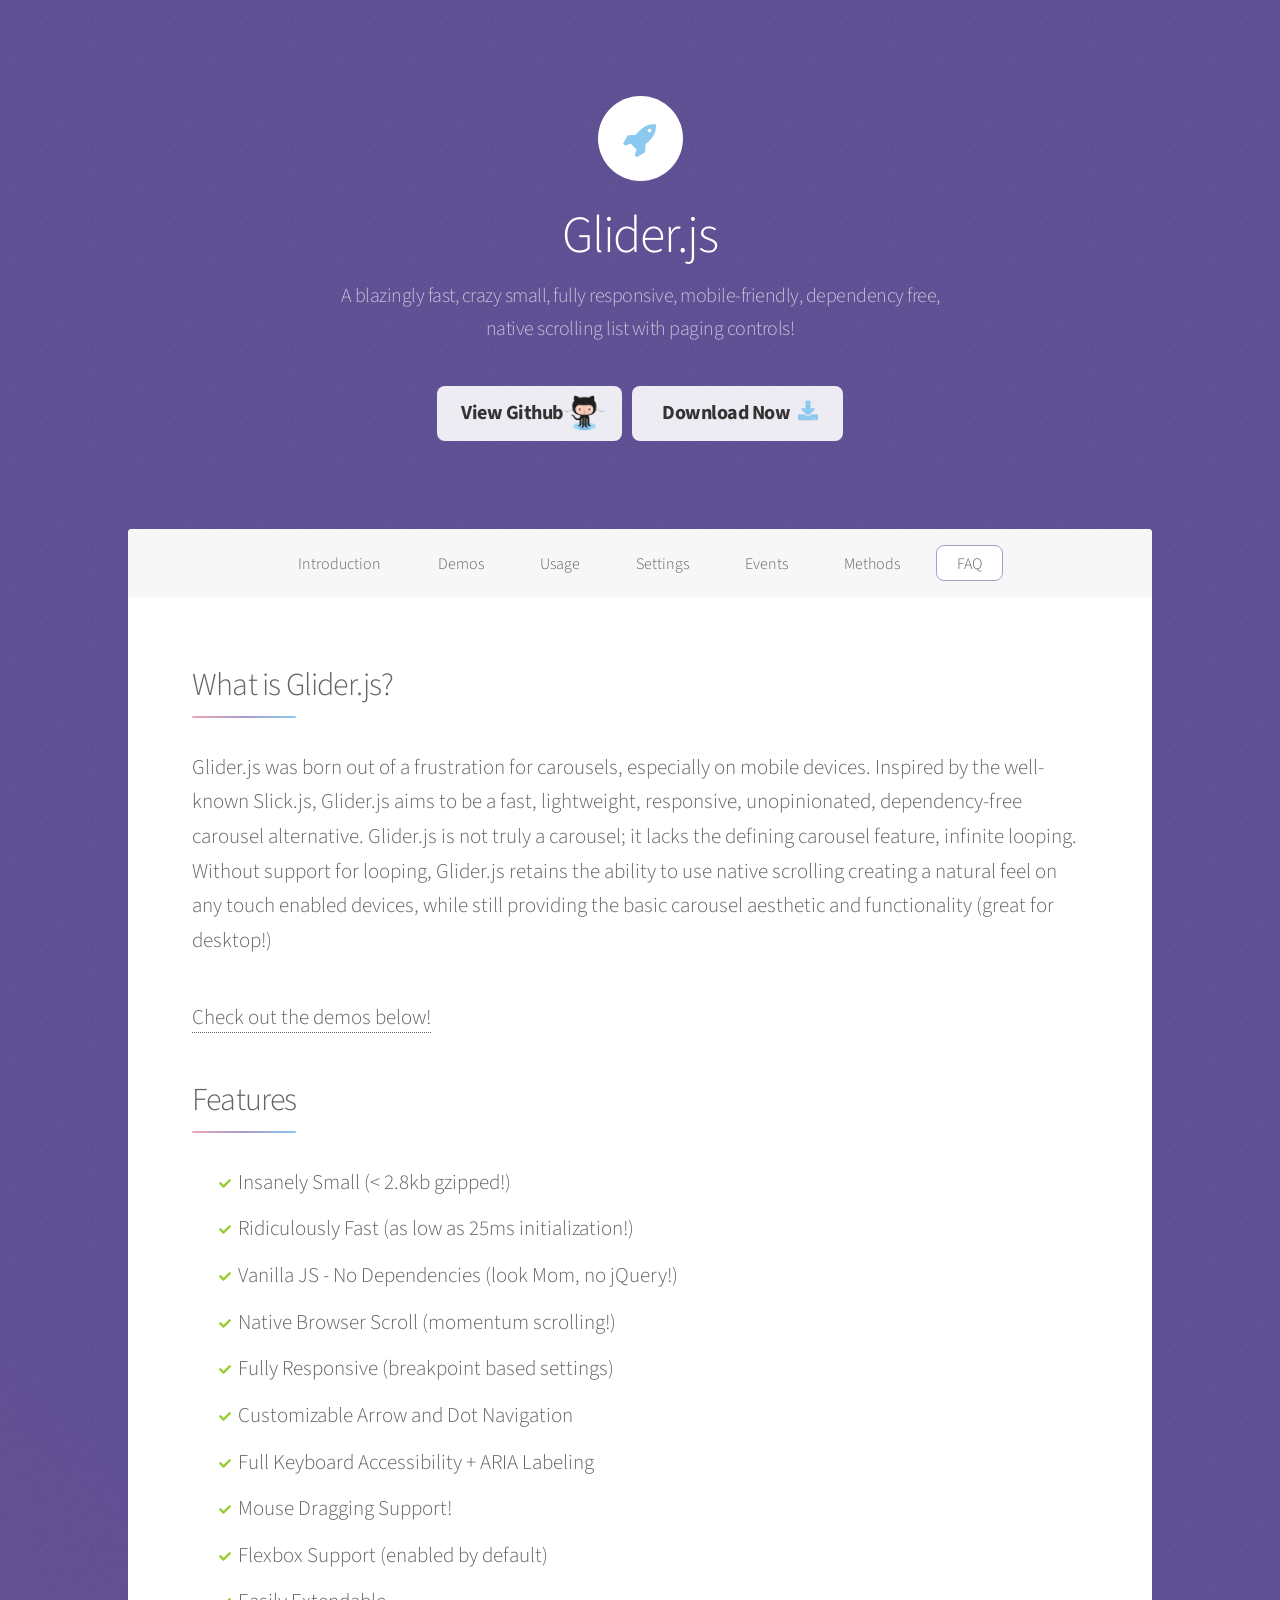
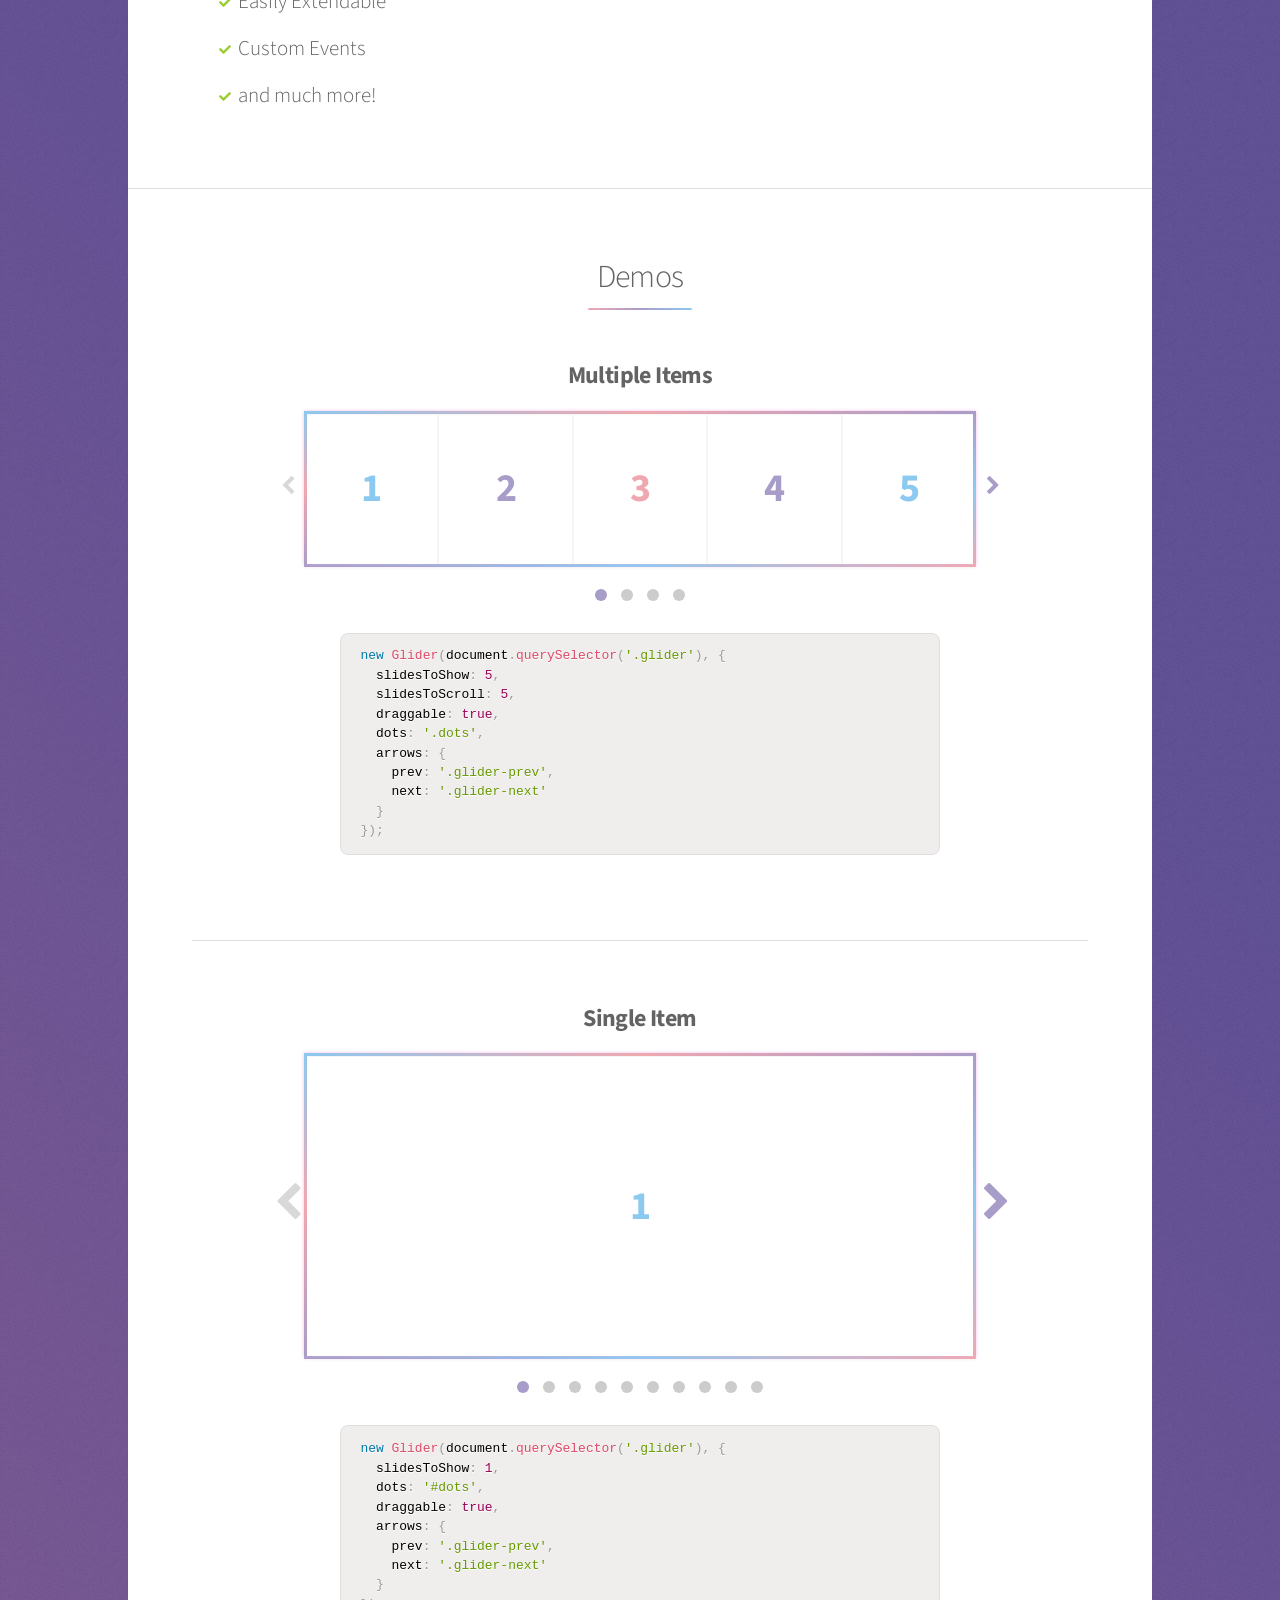
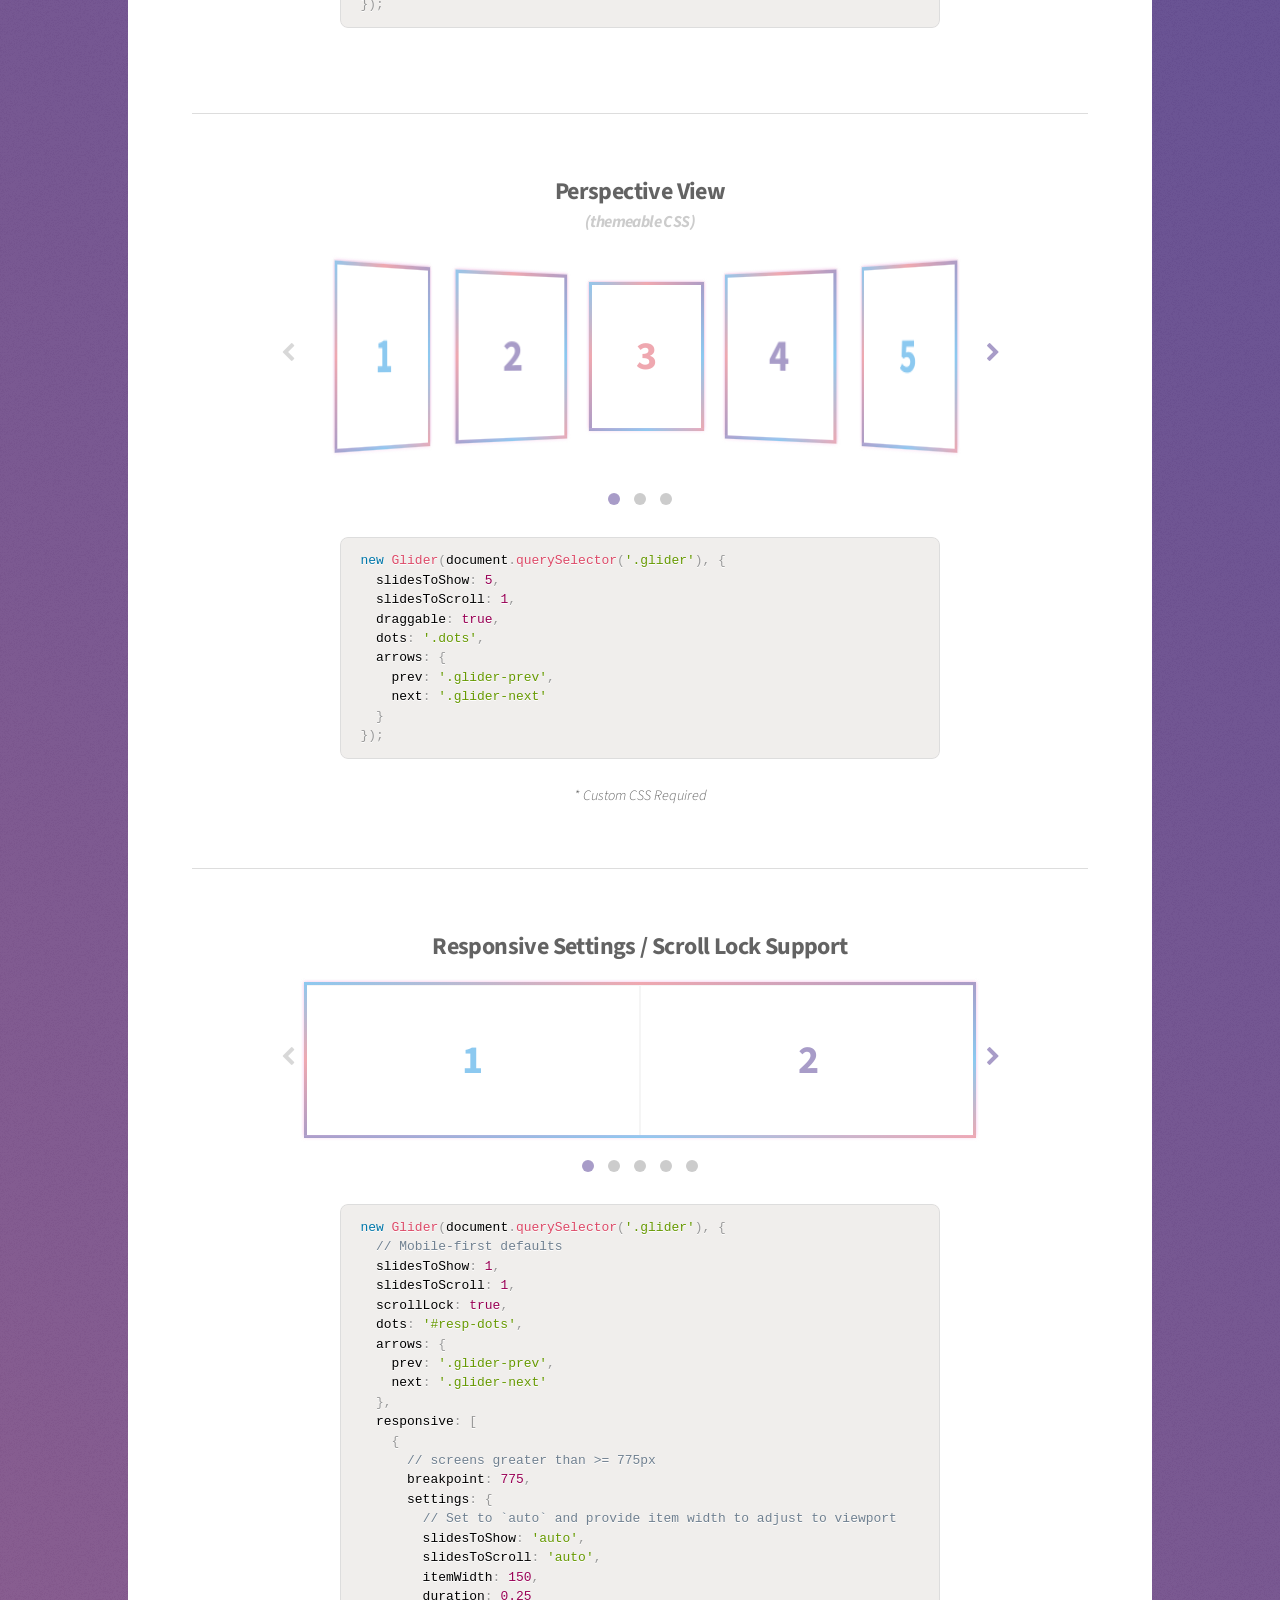
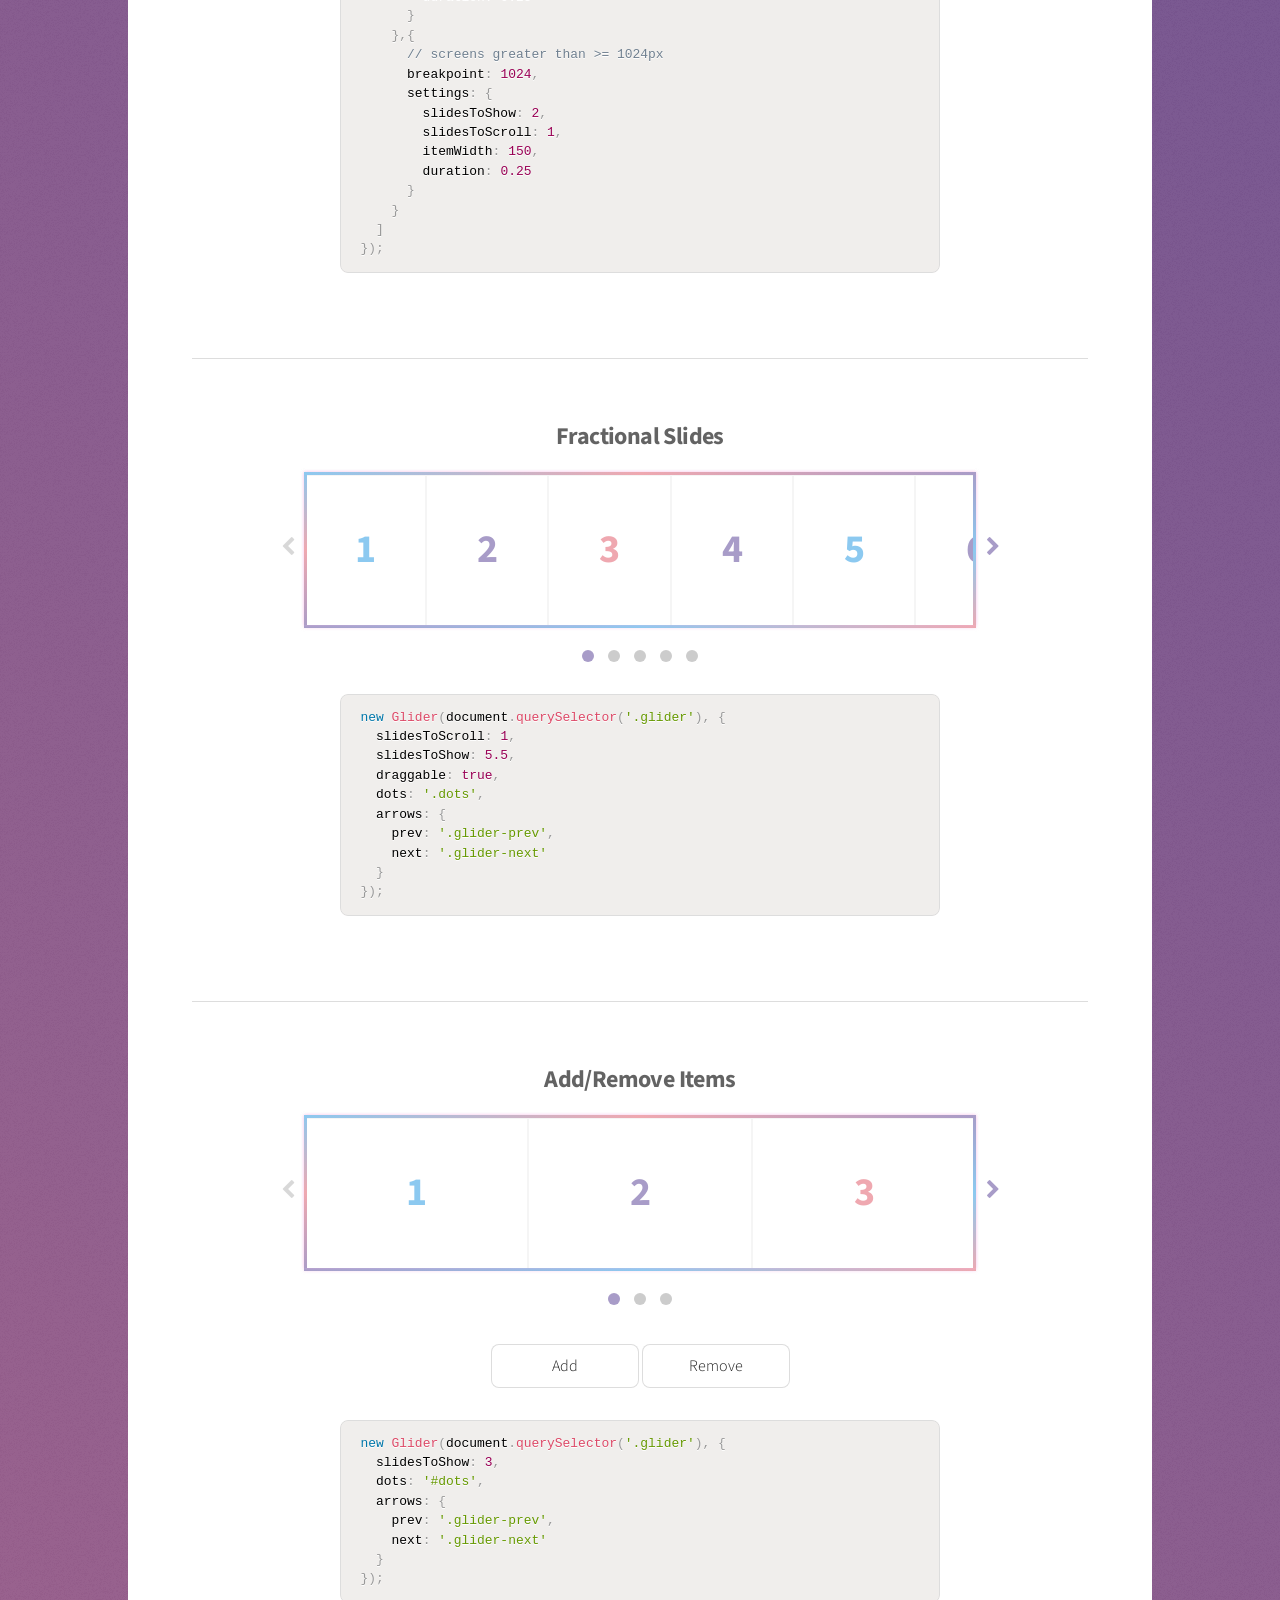
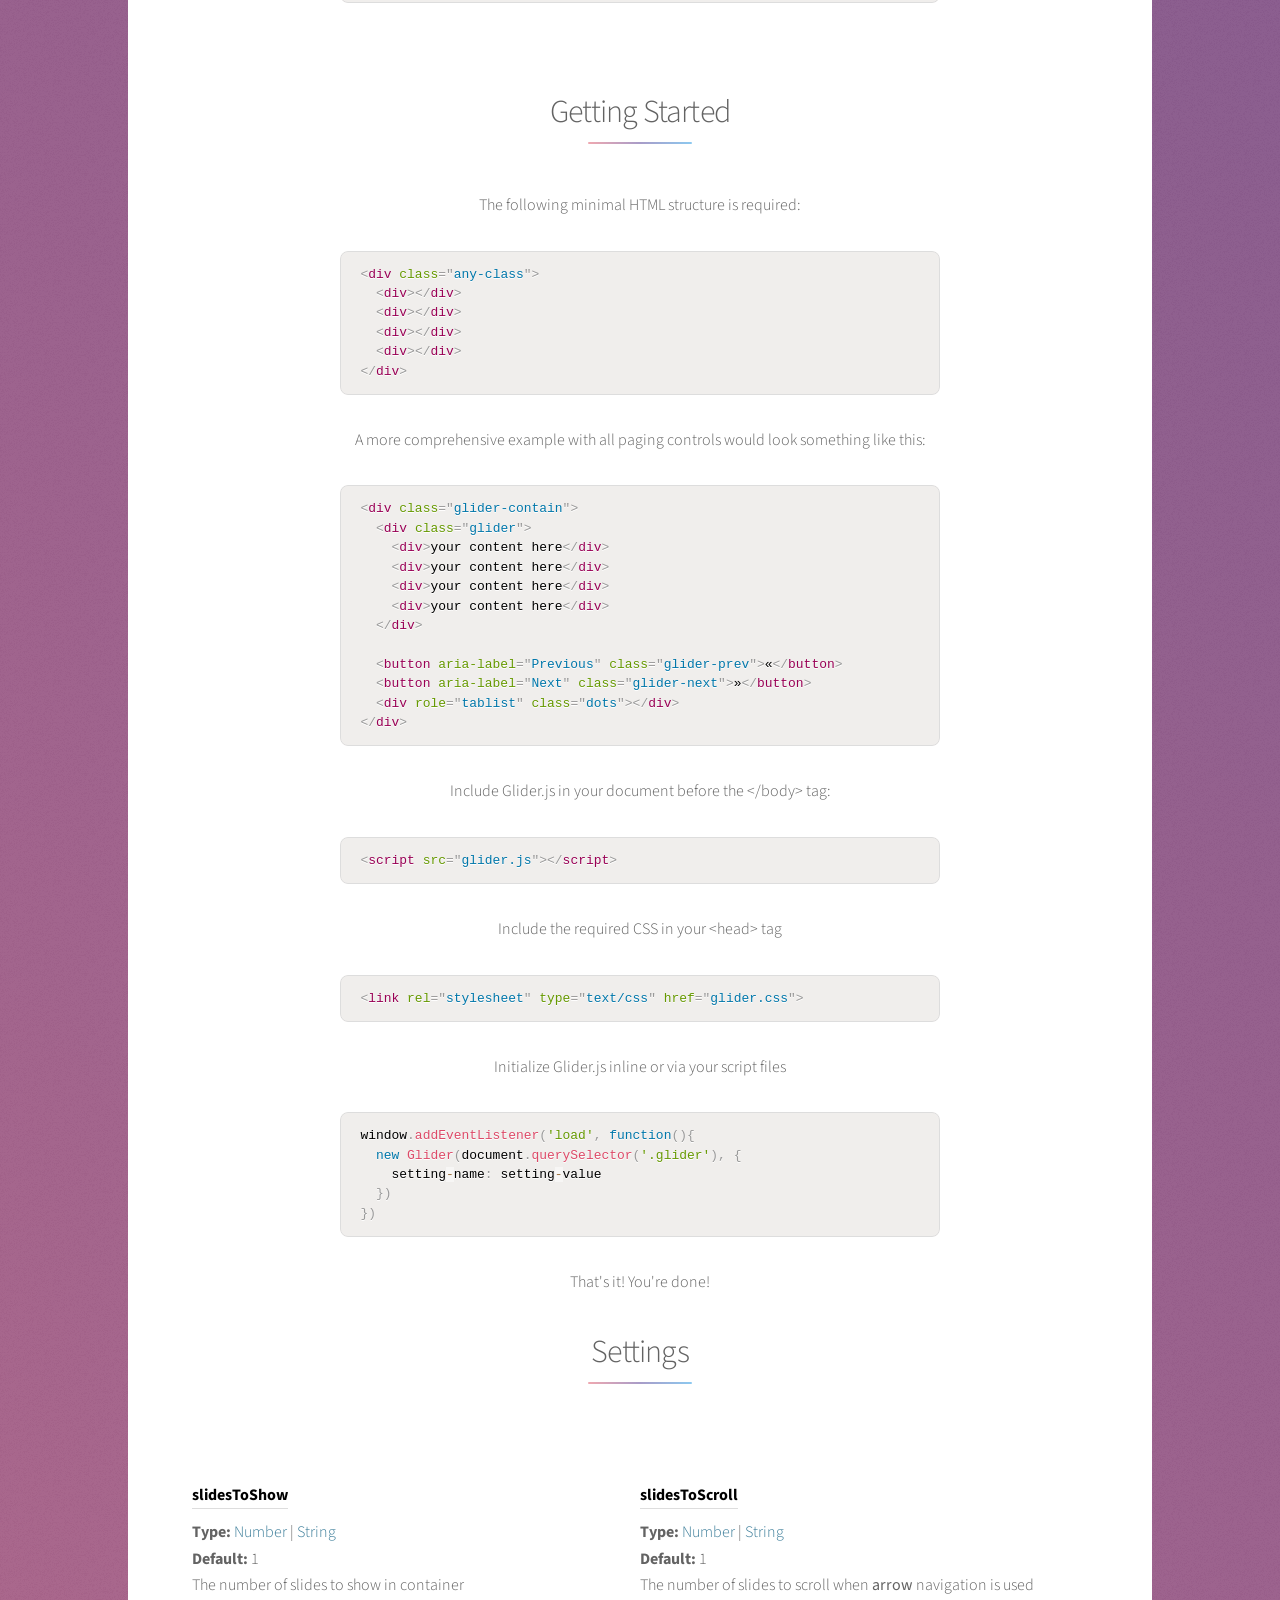
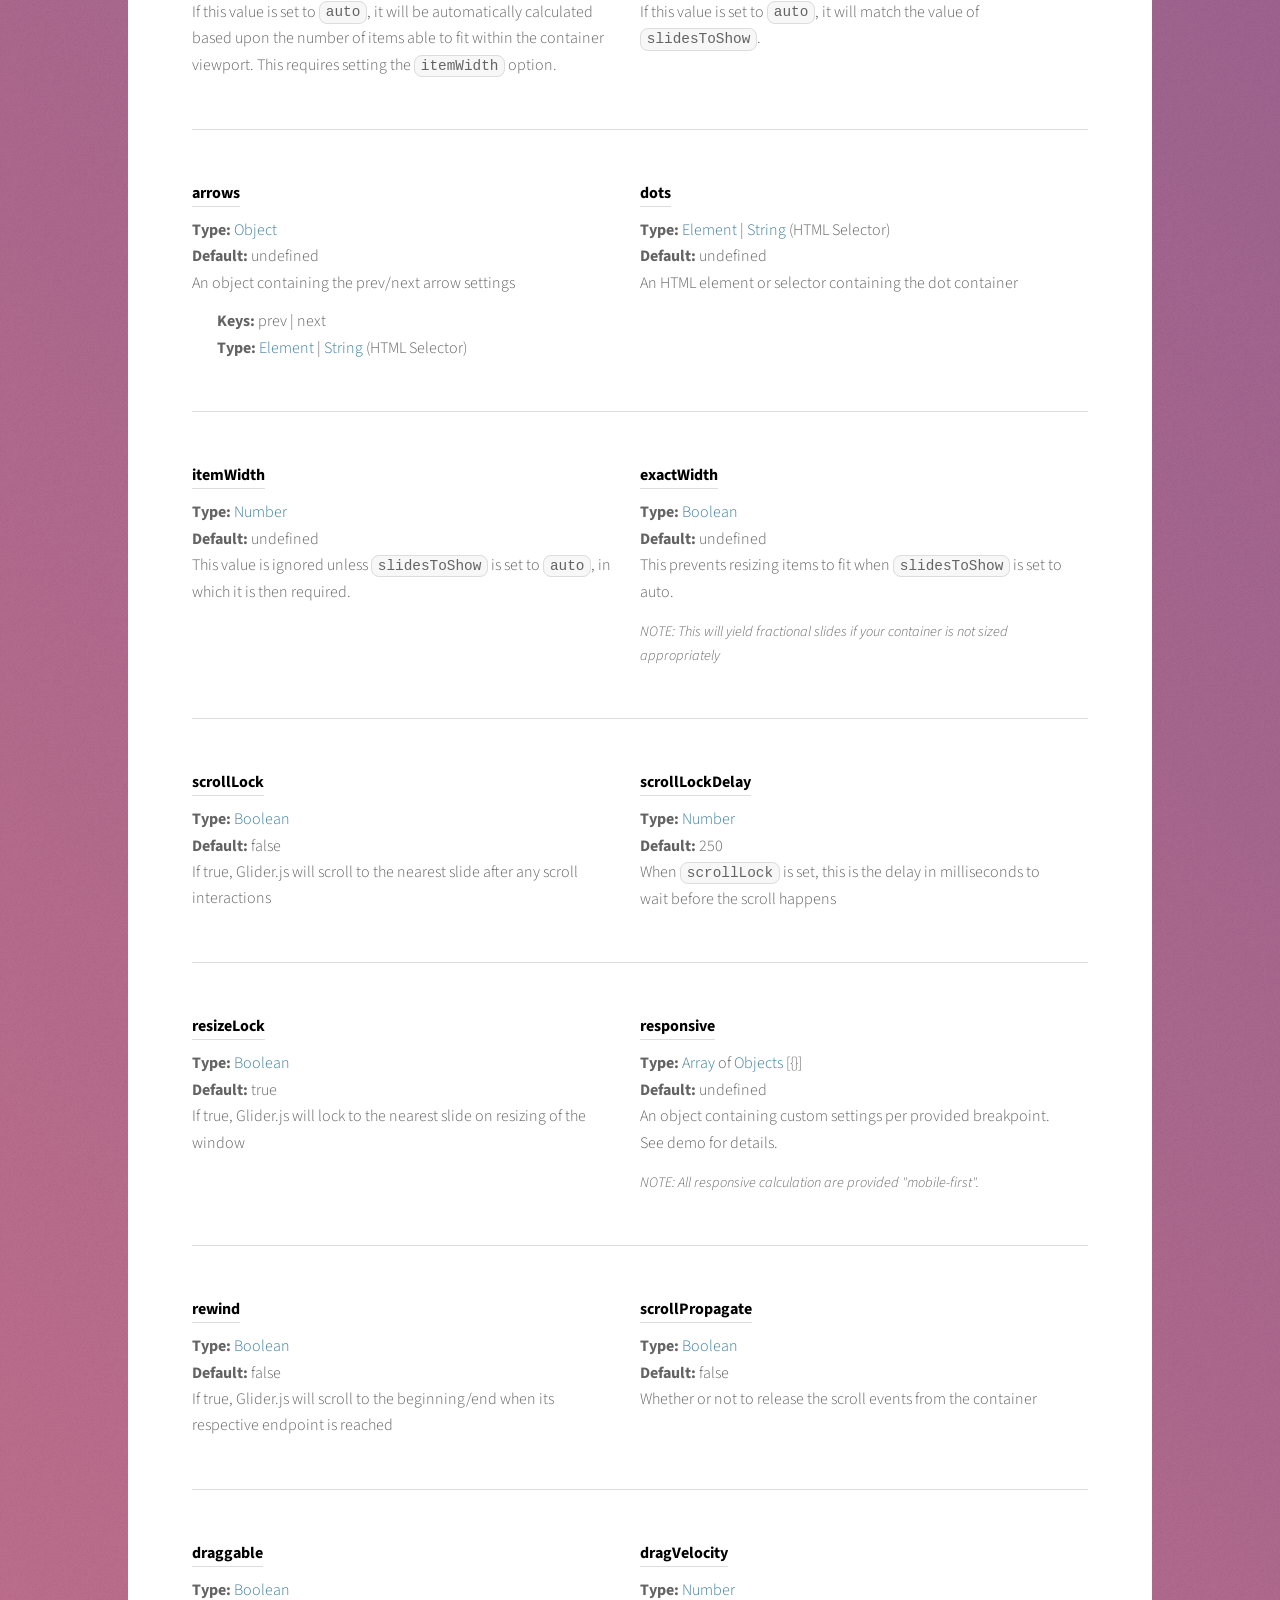
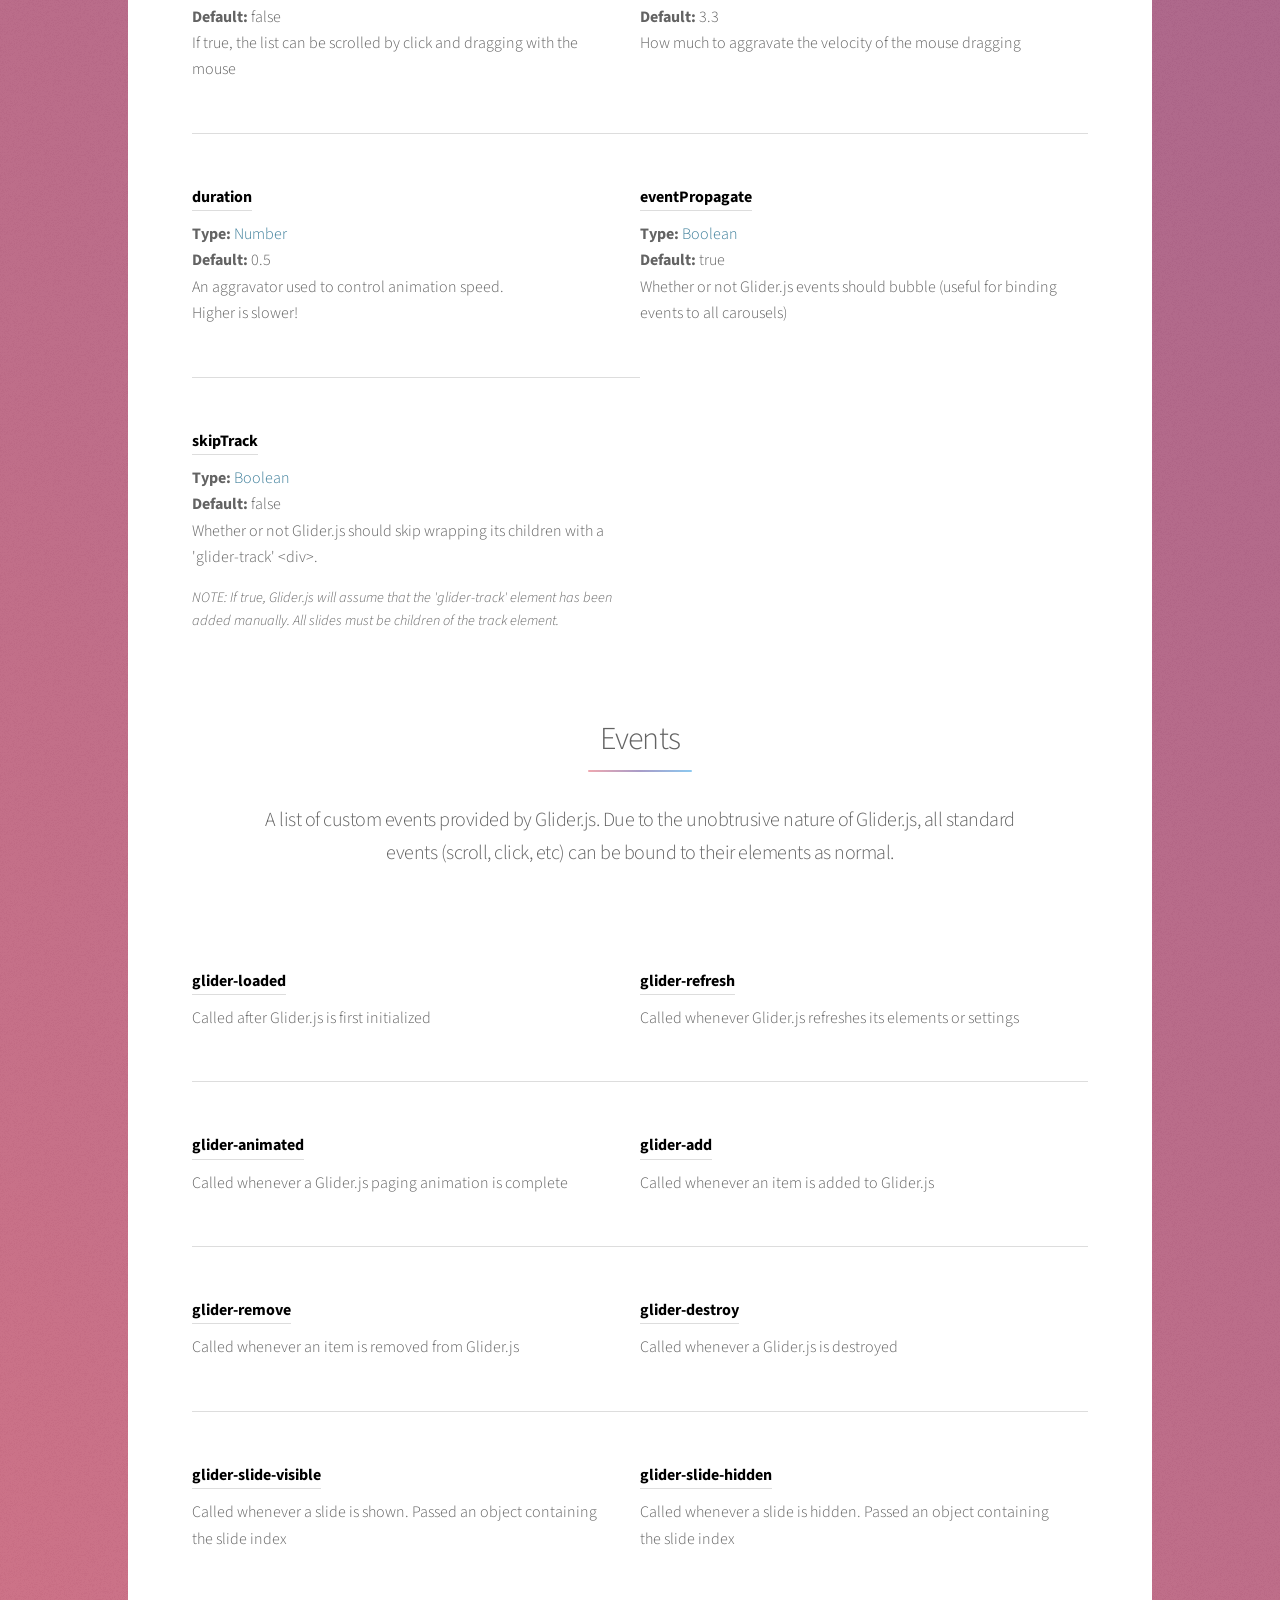
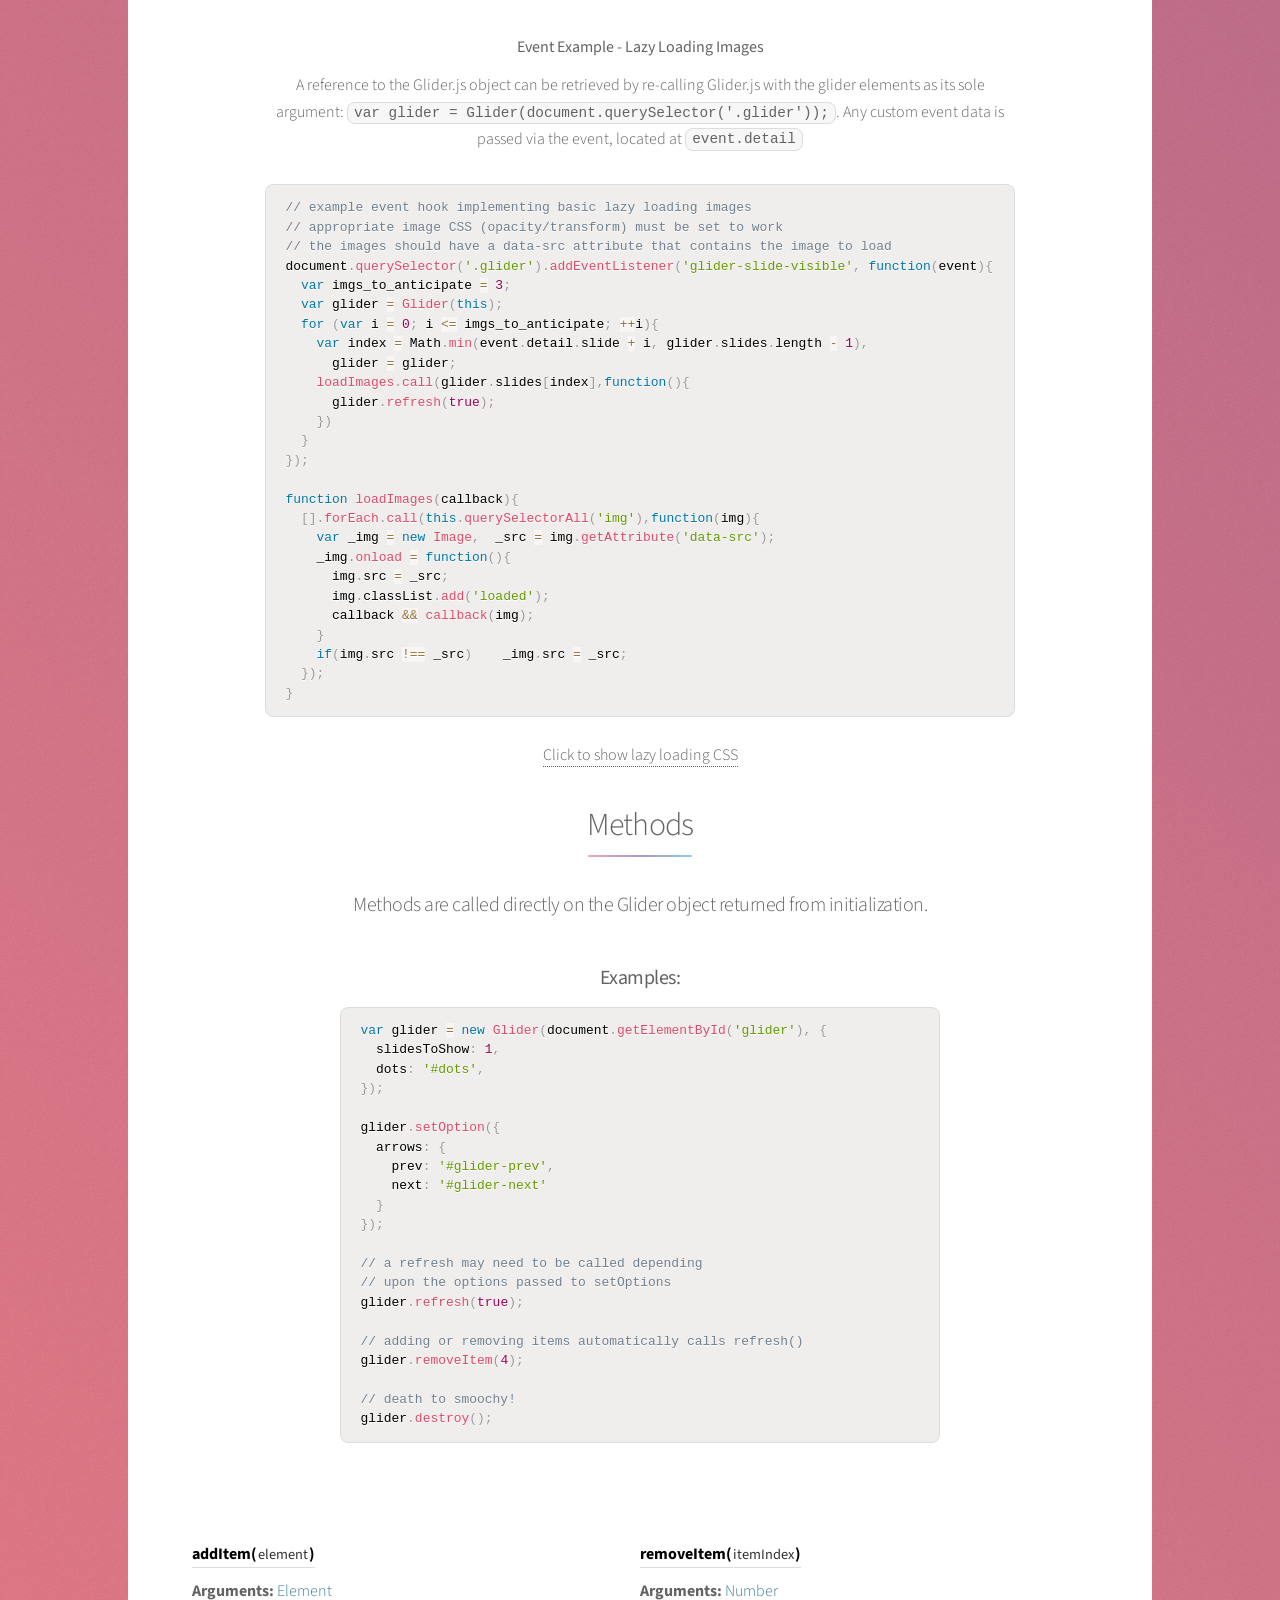
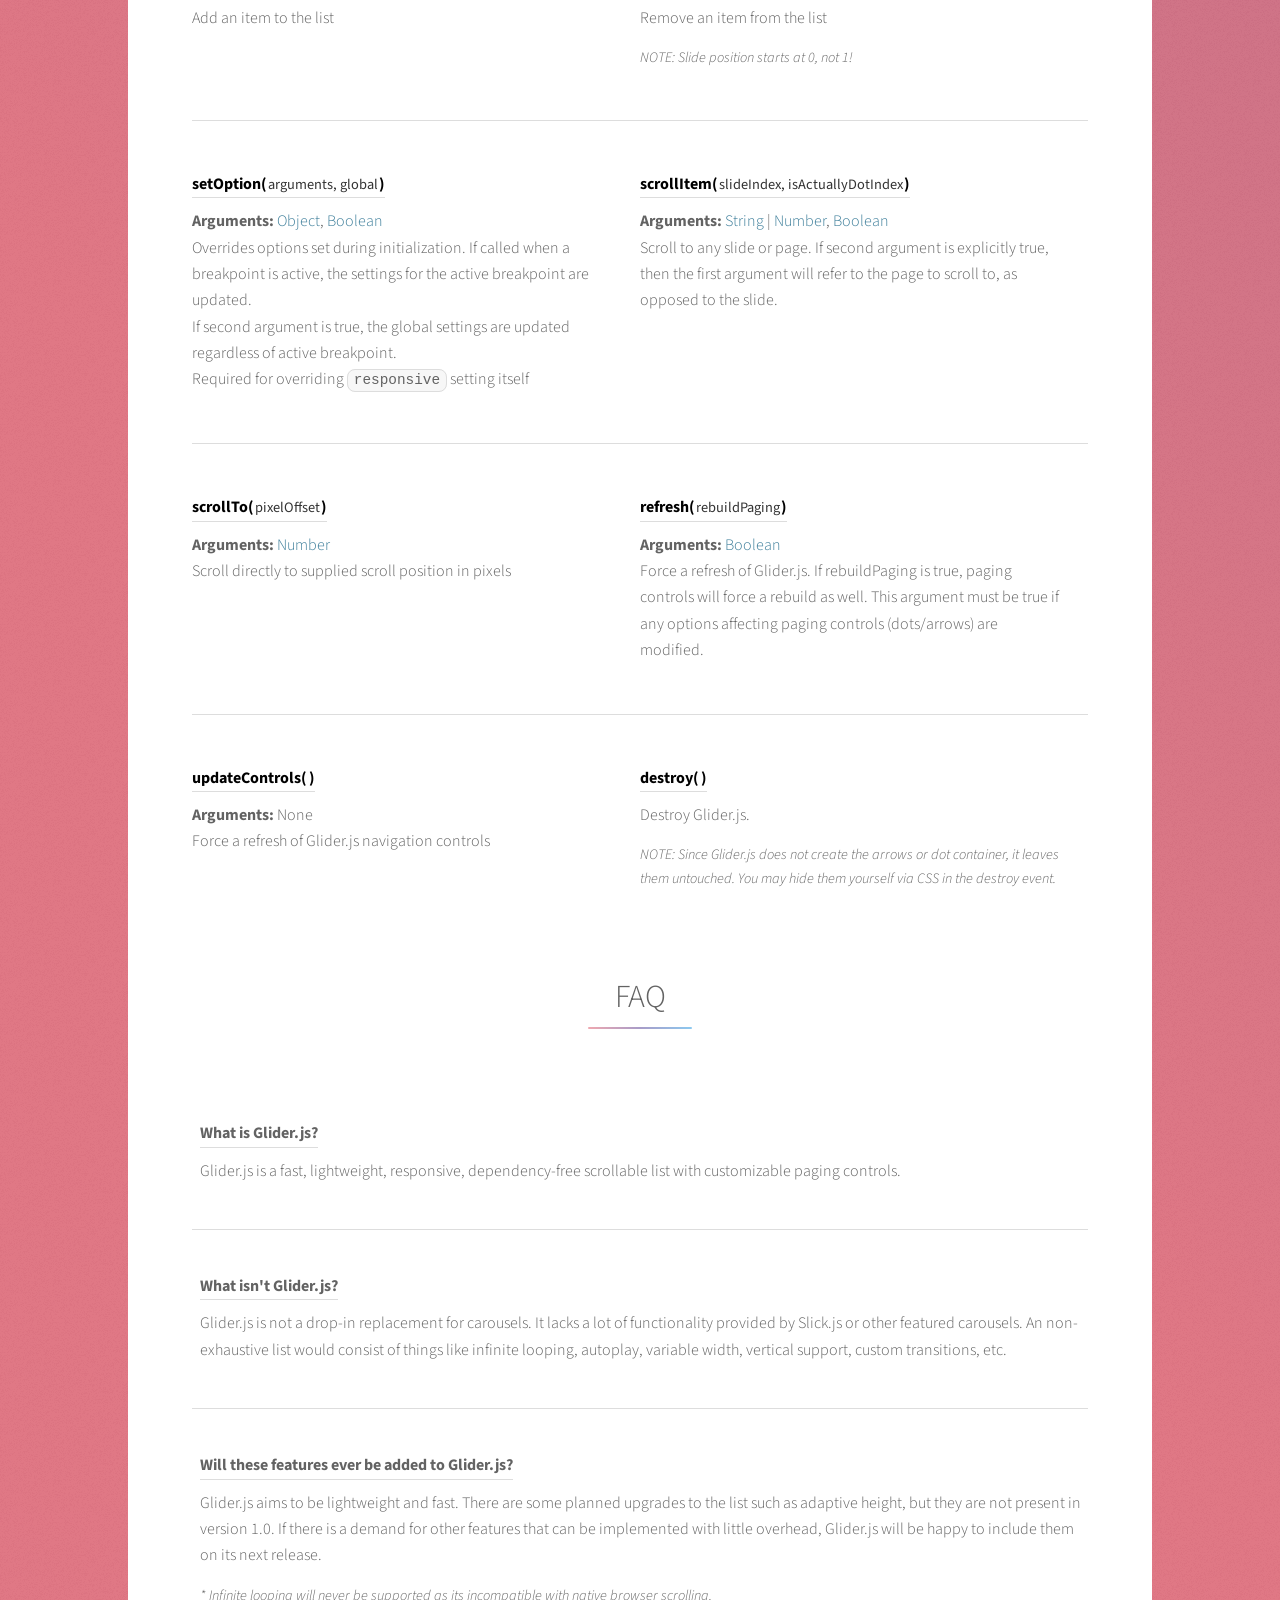
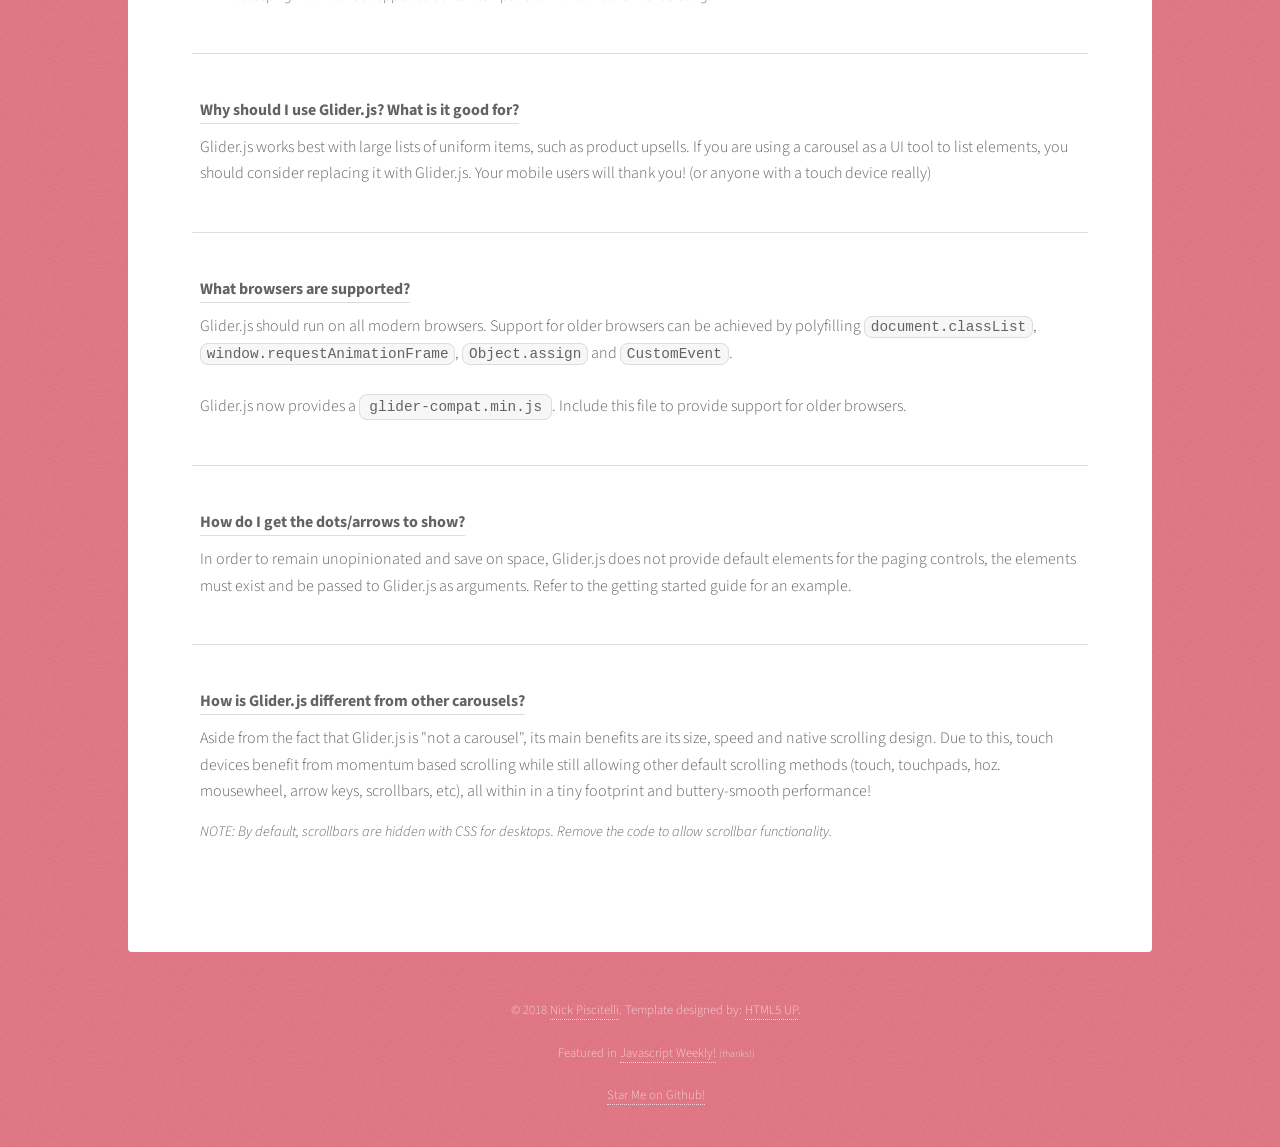
<file: node_modules/glider-js/docs/index.html>
<!DOCTYPE HTML>
<html>
<head>
  <!--

    _____ __ _     __                _
   / ___// /(_)___/ /___  ____      (_)___
  / (_ // // // _  // -_)/ __/_    / /(_-<
  \___//_//_/ \_,_/ \__//_/  (_)__/ //___/
                               |___/

  Version: 1.5
  Author: Nick Piscitelli (pickykneee)
  Website: https://nickpiscitelli.com
  License: MIT License
  Release Date: October 25th, 2018

  -->
  <title>Glider.js - A fast, lightweight carousel alternative</title>
  <meta charset="utf-8" />
  <link rel="shortcut icon" href="favicon.ico" type="image/x-icon" />
  <meta name='viewport' content='width=device-width, initial-scale=1.0, maximum-scale=1.0, user-scalable=0' />
  <link rel="canonical" href="https://nickpiscitelli.github.io/Glider.js/" />
  <link rel="stylesheet" href="https://use.fontawesome.com/releases/v5.4.1/css/all.css" integrity="sha384-5sAR7xN1Nv6T6+dT2mhtzEpVJvfS3NScPQTrOxhwjIuvcA67KV2R5Jz6kr4abQsz" crossorigin="anonymous">
  <link rel="stylesheet" href="assets/css/prism.css" />
  <link rel="stylesheet" href="assets/css/main.css" />
  <link rel="canonical" href="https://nickpiscitelli.github.io/Glider.js" />
  <noscript>
    <link rel="stylesheet" href="assets/css/noscript.css" />
  </noscript>
  <script src="assets/js/glider-compat.min.js"></script>
  <script src="assets/js/glider.min.js"></script>
</head>

<body class="is-preload">

  <!-- Wrapper -->
  <div id="wrapper">

    <!-- Header -->
    <header id="header" class="alt">
      <span class="logo"><img src="images/logo.svg" alt="" /></span>
      <h1>Glider.js</h1>
      <p>
        A blazingly fast, crazy small, fully responsive, mobile-friendly, dependency free,
        native scrolling list with paging controls!
      </p>
      <p>
        <a href="https://github.com/NickPiscitelli/Glider.js" class="button github">
          <img class="octo" src="images/octo.png" > <span class="mobileHide">View</span> Github
        </a>
        &nbsp;
        <a onclick="ga('send','event','Download Button');" href="https://github.com/NickPiscitelli/Glider.js/archive/master.zip" class="button">
          Download <span class="mobileHide">Now</span>
        <i class="zip fas fa-download dl-icon"></i>
        </a>
      </p>
    </header>

    <!-- Nav -->
    <nav id="nav">
      <ul>
        <li><a href="#intro" class="active">Introduction</a></li>
        <li><a href="#demos">Demos</a></li>
        <li><a href="#usage">Usage</a></li>
        <li><a href="#settings">Settings</a></li>
        <li><a href="#events">Events</a></li>
        <li><a href="#methods">Methods</a></li>
        <li><a href="#faq">FAQ</a></li>
      </ul>
    </nav>
    <!-- Main -->
    <div id="main">
      <!-- Introduction -->
      <section id="intro" class="main">
        <div class="spotlight">
          <div class="content">
            <header class="major">
              <h2>What is Glider.js?</h2>
            </header>
            <p>
              Glider.js was born out of a frustration for carousels, especially on mobile devices. Inspired by the well-known Slick.js, Glider.js aims
              to be a fast, lightweight, responsive, unopinionated, dependency-free carousel alternative. Glider.js is not truly a carousel; it lacks
              the defining carousel feature, infinite looping. Without support for looping, Glider.js retains the ability to use native scrolling creating
              a natural feel on any touch enabled devices, while still providing the basic carousel aesthetic and functionality (great for desktop!)
            </p>
            <p>
              <a href="#demos" class="smooth-scroll">Check out the demos below!</a>
            </p>

            <header class="major">
              <h2>Features</h2>
            </header>
            <ul class="script-features">
              <li><i class="fas fa-check"></i>Insanely Small (&lt; 2.8kb gzipped!)</li>
              <li><i class="fas fa-check"></i>Ridiculously Fast (as low as 25ms initialization!)</li>
              <li><i class="fas fa-check"></i>Vanilla JS - No Dependencies (look Mom, no jQuery!)</li>
              <li><i class="fas fa-check"></i>Native Browser Scroll (momentum scrolling!)</li>
              <li><i class="fas fa-check"></i>Fully Responsive (breakpoint based settings)</li>
              <li><i class="fas fa-check"></i>Customizable Arrow and Dot Navigation</li>
              <li><i class="fas fa-check"></i>Full Keyboard Accessibility + ARIA Labeling</li>
              <li><i class="fas fa-check"></i>Mouse Dragging Support!</li>
              <li><i class="fas fa-check"></i>Flexbox Support (enabled by default)</li>
              <li><i class="fas fa-check"></i>Easily Extendable</li>
              <li><i class="fas fa-check"></i>Custom Events</li>
              <li><i class="fas fa-check"></i>and much more!</li>
            </ul>
          </div>
        </div>
      </section>

      <!-- First Section -->
      <section id="demos" class="main special">
        <header class="major">
          <h2>Demos</h2>
        </header>

        <div class="demo first">
          <h2>Multiple Items</h2>
          <div data-name="Multiple Item" class="glider-contain multiple">
            <div class="gradient-border-bottom">
              <div class="gradient-border">
                <div class="glider" id="glider-double">
                  <div><h1>1</h1></div>
                  <div><h1>2</h1></div>
                  <div><h1>3</h1></div>
                  <div><h1>4</h1></div>
                  <div><h1>5</h1></div>
                  <div><h1>6</h1></div>
                  <div><h1>7</h1></div>
                  <div><h1>8</h1></div>
                  <div><h1>9</h1></div>
                  <div><h1>10</h1></div>
                  <div><h1>11</h1></div>
                  <div><h1>12</h1></div>
                  <div><h1>13</h1></div>
                  <div><h1>14</h1></div>
                  <div><h1>15</h1></div>
                  <div><h1>16</h1></div>
                  <div><h1>17</h1></div>
                  <div><h1>18</h1></div>
                </div>
              </div>
            </div>
            <button role="button" aria-label="Previous" class="glider-prev" id="glider-prev-2"><i class="fa fa-chevron-left"></i></i></button>
            <button role="button" aria-label="Next" class="glider-next" id="glider-next-2"><i class="fa fa-chevron-right"></i></i></button>
            <div id="dots2"></div>
          </div>
          <script>
            window.addEventListener('load', function () {
              window.glides = new Glider(document.getElementById('glider-double'), {
                slidesToShow: 5,
                slidesToScroll: 5,
                draggable: true,
                dots: '#dots2',
                arrows: {
                  prev: '#glider-prev-2',
                  next: '#glider-next-2'
                }
              })
            });
          </script>
          <pre class="line-numbers language-javascript">
            <code class="line-numbers language-javascript">
              new Glider(document.querySelector('.glider'), {
                slidesToShow: 5,
                slidesToScroll: 5,
                draggable: true,
                dots: '.dots',
                arrows: {
                  prev: '.glider-prev',
                  next: '.glider-next'
                }
              });
            </code>
          </pre>
        </div>


        <div class="demo">
          <h2>Single Item</h2>
          <div data-name="Single Item" class="glider-contain">
            <div class="gradient-border-bottom">
              <div class="gradient-border">
                <div class="glider" id="glider-single">
                  <div><h1>1</h1></div>
                  <div><h1>2</h1></div>
                  <div><h1>3</h1></div>
                  <div><h1>4</h1></div>
                  <div><h1>5</h1></div>
                  <div><h1>6</h1></div>
                  <div><h1>7</h1></div>
                  <div><h1>8</h1></div>
                  <div><h1>9</h1></div>
                  <div><h1>10</h1></div>
                </div>
              </div>
            </div>
            <button role="button" aria-label="Previous" class="glider-prev" id="glider-prev"><i class="fa fa-chevron-left"></i></i></button>
            <button role="button" aria-label="Next" class="glider-next" id="glider-next"><i class="fa fa-chevron-right"></i></i></button>
            <div id="dots"></div>
          </div>
          <script>
            window.addEventListener('load', function(){
              new Glider(document.getElementById('glider-single'), {
                slidesToShow: 1,
                dots: '#dots',
                draggable: true,
                arrows: {
                  prev: '#glider-prev',
                  next: '#glider-next'
                },
                easing: function (x, t, b, c, d) {
                  return c*(t/=d)*t + b;
                }
              });
            });
          </script>

          <pre class="line-numbers language-javascript">
            <code class="line-numbers language-javascript">
              new Glider(document.querySelector('.glider'), {
                slidesToShow: 1,
                dots: '#dots',
                draggable: true,
                arrows: {
                  prev: '.glider-prev',
                  next: '.glider-next'
                }
              });
            </code>
          </pre>
        </div>

        <div class="demo persp">
          <h2>Perspective View<span class="aside">(themeable CSS)</span></h2>
          <div data-name="Perspective View" class="glider-contain multiple">
            <div class="glider glider-persp" id="glider-persp">
              <div><div class="gradient-border-bottom"><div class="gradient-border"><h1>1</h1></div></div></div>
              <div><div class="gradient-border-bottom"><div class="gradient-border"><h1>2</h1></div></div></div>
              <div><div class="gradient-border-bottom"><div class="gradient-border"><h1>3</h1></div></div></div>
              <div><div class="gradient-border-bottom"><div class="gradient-border"><h1>4</h1></div></div></div>
              <div><div class="gradient-border-bottom"><div class="gradient-border"><h1>5</h1></div></div></div>
              <div><div class="gradient-border-bottom"><div class="gradient-border"><h1>6</h1></div></div></div>
              <div><div class="gradient-border-bottom"><div class="gradient-border"><h1>7</h1></div></div></div>
              <div><div class="gradient-border-bottom"><div class="gradient-border"><h1>8</h1></div></div></div>
              <div><div class="gradient-border-bottom"><div class="gradient-border"><h1>9</h1></div></div></div>
              <div><div class="gradient-border-bottom"><div class="gradient-border"><h1>10</h1></div></div></div>
              <div><div class="gradient-border-bottom"><div class="gradient-border"><h1>11</h1></div></div></div>
              <div><div class="gradient-border-bottom"><div class="gradient-border"><h1>12</h1></div></div></div>
              <div><div class="gradient-border-bottom"><div class="gradient-border"><h1>13</h1></div></div></div>
              <div><div class="gradient-border-bottom"><div class="gradient-border"><h1>14</h1></div></div></div>
              <div><div class="gradient-border-bottom"><div class="gradient-border"><h1>15</h1></div></div></div>
            </div>
            <button role="button" aria-label="Previous" class="glider-prev" id="glider-prev-per"><i class="fa fa-chevron-left"></i></i></button>
            <button role="button" aria-label="Next" class="glider-next" id="glider-next-per"><i class="fa fa-chevron-right"></i></i></button>
            <div id="dots-per"></div>
          </div>
          <script>
            window.addEventListener('load', function () {
              window.glides = new Glider(document.getElementById('glider-persp'), {
                slidesToShow: 5,
                slidesToScroll: 1,
                draggable: true,
                dots: '#dots-per',
                arrows: {
                  prev: '#glider-prev-per',
                  next: '#glider-next-per'
                }
              })
            });
          </script>
          <pre class="line-numbers language-javascript">
            <code class="line-numbers language-javascript">
              new Glider(document.querySelector('.glider'), {
                slidesToShow: 5,
                slidesToScroll: 1,
                draggable: true,
                dots: '.dots',
                arrows: {
                  prev: '.glider-prev',
                  next: '.glider-next'
                }
              });
            </code>
          </pre>
          <span class="aside">* Custom CSS Required</span>
        </div>
        <div class="demo">
          <h2>Responsive Settings / Scroll Lock Support</h2>
          <div data-name="Responsive Settings" class="glider-contain multiple">
            <div class="gradient-border-bottom">
              <div class="gradient-border">
                <div class="glider" id="glider-resp">
                  <div><h1>1</h1></div>
                  <div><h1>2</h1></div>
                  <div><h1>3</h1></div>
                  <div><h1>4</h1></div>
                  <div><h1>5</h1></div>
                  <div><h1>6</h1></div>
                  <div><h1>7</h1></div>
                  <div><h1>8</h1></div>
                  <div><h1>9</h1></div>
                  <div><h1>10</h1></div>
                </div>
              </div>
            </div>
            <button role="button" aria-label="Previous" class="glider-prev" id="glider-prev-resp"><i class="fa fa-chevron-left"></i></i></button>
            <button role="button" aria-label="Next" class="glider-next" id="glider-next-resp"><i class="fa fa-chevron-right"></i></i></button>
            <div id="resp-dots"></div>
          </div>
          <script>
            window.addEventListener('load',function(){
              new Glider(document.querySelector('#glider-resp'), {
                // Mobile-first defaults
                slidesToShow: 1,
                slidesToScroll: 1,
                scrollLock: true,
                dots: '#resp-dots',
                arrows: {
                  prev: '#glider-prev-resp',
                  next: '#glider-next-resp'
                },
                responsive: [
                  {
                    breakpoint: 775,
                    settings: {
                      slidesToShow: 'auto',
                      slidesToScroll: 'auto',
                      itemWidth: 150,
                      duration: 0.25
                    }
                  },{
                    breakpoint: 1024,
                    settings: {
                      slidesToShow: 2,
                      slidesToScroll: 1,
                      itemWidth: 150,
                      duration: 0.25
                    }
                  }
                ]
              })
            });
          </script>

          <pre class="line-numbers language-javascript">
            <code class="line-numbers language-javascript">
              new Glider(document.querySelector('.glider'), {
                // Mobile-first defaults
                slidesToShow: 1,
                slidesToScroll: 1,
                scrollLock: true,
                dots: '#resp-dots',
                arrows: {
                  prev: '.glider-prev',
                  next: '.glider-next'
                },
                responsive: [
                  {
                    // screens greater than >= 775px
                    breakpoint: 775,
                    settings: {
                      // Set to `auto` and provide item width to adjust to viewport
                      slidesToShow: 'auto',
                      slidesToScroll: 'auto',
                      itemWidth: 150,
                      duration: 0.25
                    }
                  },{
                    // screens greater than >= 1024px
                    breakpoint: 1024,
                    settings: {
                      slidesToShow: 2,
                      slidesToScroll: 1,
                      itemWidth: 150,
                      duration: 0.25
                    }
                  }
                ]
              });
            </code>
          </pre>
        </div>

        <div class="demo">
          <h2>Fractional Slides</h2>
          <div data-name="Fractional Slides" class="glider-contain multiple">
            <div class="gradient-border-bottom">
              <div class="gradient-border">
                <div class="glider" id="glider-cut">
                  <div><h1>1</h1></div>
                  <div><h1>2</h1></div>
                  <div><h1>3</h1></div>
                  <div><h1>4</h1></div>
                  <div><h1>5</h1></div>
                  <div><h1>6</h1></div>
                  <div><h1>7</h1></div>
                  <div><h1>8</h1></div>
                  <div><h1>9</h1></div>
                  <div><h1>10</h1></div>
                  <div><h1>11</h1></div>
                  <div><h1>12</h1></div>
                  <div><h1>13</h1></div>
                  <div><h1>14</h1></div>
                  <div><h1>15</h1></div>
                  <div><h1>16</h1></div>
                  <div><h1>17</h1></div>
                  <div><h1>18</h1></div>
                  <div><h1>19</h1></div>
                  <div><h1>20</h1></div>
                  <div><h1>21</h1></div>
                  <div><h1>22</h1></div>
                  <div><h1>23</h1></div>
                  <div><h1>24</h1></div>
                </div>
              </div>
            </div>
            <button role="button" aria-label="Previous" class="glider-prev" id="cut-prev"><i class="fa fa-chevron-left"></i></i></button>
            <button role="button" aria-label="Next" class="glider-next" id="cut-next"><i class="fa fa-chevron-right"></i></i></button>
            <div role="tablist" id="frac-dots"></div>
          </div>
          <script>
            window.addEventListener('load',function(){
              var glider = new Glider(document.getElementById('glider-cut'), {
                slidesToScroll: 1,
                slidesToShow: 5.5,
                draggable: true,
                dots: '#frac-dots',
                arrows: {
                  prev: '#cut-prev',
                  next: '#cut-next'
                }
              });
            })
          </script>

          <pre class="line-numbers language-javascript">
            <code class="line-numbers language-javascript">
              new Glider(document.querySelector('.glider'), {
                slidesToScroll: 1,
                slidesToShow: 5.5,
                draggable: true,
                dots: '.dots',
                arrows: {
                  prev: '.glider-prev',
                  next: '.glider-next'
                }
              });
            </code>
          </pre>
        </div>

        <div class="demo">
          <div id="add"><h1></h1></div>
          <h2>Add/Remove Items</h2>
          <div data-name="Add/Remove Items" class="glider-contain multiple">
            <div class="gradient-border-bottom">
              <div class="gradient-border">
                <div class="glider" id="glider-add">
                  <div><h1>1</h1></div>
                  <div><h1>2</h1></div>
                  <div><h1>3</h1></div>
                  <div><h1>4</h1></div>
                  <div><h1>5</h1></div>
                  <div><h1>6</h1></div>
                  <div><h1>7</h1></div>
                  <div><h1>8</h1></div>
                  <div><h1>9</h1></div>
                </div>
              </div>
            </div>
            <button role="button" aria-label="Previous" class="glider-prev" id="glider-prev-add"><i class="fa fa-chevron-left"></i></i></button>
            <button role="button" aria-label="Next" class="glider-next" id="glider-next-add"><i class="fa fa-chevron-right"></i></i></button>
            <div id="add-dots"></div>
          </div>
          <p class="buttons">
            <a class="button" id="addSlide">Add</a>
            <a class="button" id="removeSlide">Remove</a>
          </p>
          <script>
          window.addEventListener('load',function(){
            var glider = new Glider(document.getElementById('glider-add'), {
              slidesToShow: 3,
              duration: .6,
              dots: '#add-dots',
              arrows: {
                prev: '#glider-prev-add',
                next: '#glider-next-add'
              }
            });
            document.getElementById('addSlide').addEventListener('click',function(){
              var ele = document.getElementById('add').cloneNode(true);
              ele.id = '';
              ele.querySelector('h1').textContent = glider.slides.length + 1;
              glider.addItem(ele);
              try{
                ga('send','event','Add/Remove Item', 'Add')
              } catch(ex){}
            });
            document.getElementById('removeSlide').addEventListener('click',function(){
              glider.removeItem(glider.slides.length - 1);
              try{
                ga('send','event','Add/Remove Item', 'Remove')
              } catch(ex){}
            });
          })
          </script>

          <pre class="line-numbers language-javascript">
            <code class="line-numbers language-javascript">
              new Glider(document.querySelector('.glider'), {
                slidesToShow: 3,
                dots: '#dots',
                arrows: {
                  prev: '.glider-prev',
                  next: '.glider-next'
                }
              });
            </code>
          </pre>
        </div>
        <!--
        <div class="demo">
          <div id="add"><h1></h1></div>
          <h2>Demo with Content</h2>
          <div class="glider-contain content">
            <div class="glider" id="glider-content">
              <div>
                <div class="gradient-border-bottom">
                  <div class="gradient-border">
                    <div class="article">
                      <img src="http://placehold.it/150/C9E1F5/FFFFFF?text=$_">
                      <h4 class="cool-border">Awesome JS</h4>
                      <p>Wow! Can you believe that Glider.js is only 1.7kb gzipped?! That's pretty small!</p>
                      <a class="read-more">Read More</a>
                    </div>
                  </div>
                </div>
              </div>
              <div>
                <div class="gradient-border-bottom">
                  <div class="gradient-border">
                    <div class="article">
                      <img src="http://placehold.it/150/C9E1F5/FFFFFF?text=>_">
                      <h4 class="cool-border short">JS Weekly</h4>
                      <p>New library Glider.js has absolutely no dependencies! jQuery?  What's that?</p>
                      <a class="read-more">Read More</a>
                    </div>
                  </div>
                </div>
              </div>
              <div>
                <div class="gradient-border-bottom">
                  <div class="gradient-border">
                    <div class="article">
                      <img src="http://placehold.it/150/C9E1F5/FFFFFF?text=0x">
                      <h4 class="cool-border long">Readers MD5 Digest</h4>
                      <p>Glider.js - Wow. Just wow. A must have for any product upsell or content list!</p>
                      <a class="read-more">Read More</a>
                    </div>
                  </div>
                </div>
              </div>
              <div>
                <div class="gradient-border-bottom">
                  <div class="gradient-border">
                    <div class="article">
                      <img src="http://placehold.it/150/C9E1F5/FFFFFF?text=$_">
                      <h4 class="cool-border">Awesome JS</h4>
                      <p>Did you really think they would be different than the previous?</p>
                      <a class="read-more">Read More</a>
                    </div>
                  </div>
                </div>
              </div>
              <div>
                <div class="gradient-border-bottom">
                  <div class="gradient-border">
                    <div class="article">
                      <img src="http://placehold.it/150/C9E1F5/FFFFFF?text=>_">
                      <h4 class="cool-border short">JS Weekly</h4>
                      <p>I'm a programmer, not a writer. Don't expect so much.</p>
                      <a class="read-more">Read More</a>
                    </div>
                  </div>
                </div>
              </div>
              <div>
                <div class="gradient-border-bottom">
                  <div class="gradient-border">
                    <div class="article">
                      <img src="http://placehold.it/150/C9E1F5/FFFFFF?text=0x">
                      <h4 class="cool-border long">Readers SHA1 Digest</h4>
                      <p>Well, at least there was an issue upgrade.</p>
                      <a class="read-more">Read More</a>
                    </div>
                  </div>
                </div>
              </div>
              <div>
                <div class="gradient-border-bottom">
                  <div class="gradient-border">
                    <div class="article">
                      <img src="http://placehold.it/150/C9E1F5/FFFFFF?text=$_">
                      <h4 class="cool-border">Awesome JS</h4>
                      <p>Ok, now you're getting greedy.</p>
                      <a class="read-more">Read More</a>
                    </div>
                  </div>
                </div>
              </div>
              <div>
                <div class="gradient-border-bottom">
                  <div class="gradient-border">
                    <div class="article">
                      <img src="http://placehold.it/150/C9E1F5/FFFFFF?text=>_">
                      <h4 class="cool-border short">JS Weekly</h4>
                      <p>How much content do you think I can produce?</p>
                      <a class="read-more">Read More</a>
                    </div>
                  </div>
                </div>
              </div>
              <div>
                <div class="gradient-border-bottom">
                  <div class="gradient-border">
                    <div class="article">
                      <img src="http://placehold.it/150/C9E1F5/FFFFFF?text=0x">
                      <h4 class="cool-border long">Readers SHA256 Digest</h4>
                      <p>I should have disabled the dots for optimal suspense.</p>
                      <a class="read-more">Read More</a>
                    </div>
                  </div>
                </div>
              </div>
              <div>
                <div class="gradient-border-bottom">
                  <div class="gradient-border">
                    <div class="article">
                      <img src="http://placehold.it/150/C9E1F5/FFFFFF?text=$_">
                      <h4 class="cool-border">Awesome JS</h4>
                      <p>You would have just ended up looking at the arrows anyway.</p>
                      <a class="read-more">Read More</a>
                    </div>
                  </div>
                </div>
              </div>
              <div>
                <div class="gradient-border-bottom">
                  <div class="gradient-border">
                    <div class="article">
                      <img src="http://placehold.it/150/C9E1F5/FFFFFF?text=>_">
                      <h4 class="cool-border short">JS Weekly</h4>
                      <p>At least you know it's almost over soon.</p>
                      <a class="read-more">Read More</a>
                    </div>
                  </div>
                </div>
              </div>
              <div>
                <div class="gradient-border-bottom">
                  <div class="gradient-border">
                    <div class="article">
                      <img src="http://placehold.it/150/C9E1F5/FFFFFF?text=0x">
                      <h4 class="cool-border long">Readers SHA512 Digest</h4>
                      <p>
                        2b38627595da6be<br>
                        Nice hash.
                      </p>
                      <a class="read-more">Read More</a>
                    </div>
                  </div>
                </div>
              </div>
              <div>
                <div class="gradient-border-bottom">
                  <div class="gradient-border">
                    <div class="article">
                      <img src="http://placehold.it/150/C9E1F5/FFFFFF?text=$_">
                      <h4 class="cool-border">Awesome JS</h4>
                      <p>I hope you expected more.</p>
                      <a class="read-more">Read More</a>
                    </div>
                  </div>
                </div>
              </div>
            </div>
            <div id="dots-content"></div>
            <button role="button" aria-label="Previous" class="glider-prev" id="glider-prev-content"><i class="fa fa-chevron-left"></i></i></button>
            <button role="button" aria-label="Next" class="glider-next" id="glider-next-content"><i class="fa fa-chevron-right"></i></i></button>
          </div>
          <script>
            new Glider(document.getElementById('glider-content'), {
              slidesToShow: 1,
              slidesToScroll: 1,
              duration: .75,
              easing: function (x, t, b, c, d) {
                return c*(t/=d)*t + b;
              },
              dots: '#dots-content',
              arrows: {
                prev: '#glider-prev-content',
                next: '#glider-next-content'
              },
              responsive: [{
                breakpoint: 900,
                settings: {
                  slidesToShow: 3,
                  slidesToScroll: 3,
                }
              },{
                breakpoint: 575,
                settings: {
                  slidesToShow: 2,
                  slidesToScroll: 2,
                }
              }]
            });
          </script>

          <pre class="line-numbers language-javascript">
            <code class="line-numbers language-javascript">
              new Glider(document.querySelector('.glider'), {
                slidesToShow: 1,
                slidesToScroll: 1,
                duration: .75,
                // easeInQuad
                easing: function (x, t, b, c, d) {
                  return c*(t/=d)*t + b;
                },
                arrows: {
                  prev: '.glider-prev',
                  next: '.glider-next'
                },
                dots: '#dots',
                responsive: [{
                  breakpoint: 900,
                  settings: {
                    slidesToShow: 3,
                    slidesToScroll: 3,
                  }
                },{
                  breakpoint: 575,
                  settings: {
                    slidesToShow: 2,
                    slidesToScroll: 2,
                  }
                }]
              });
            </code>
          </pre>
        </div>
      </section>
      -->
      <!-- Second Section -->
      <section id="usage" class="main code special">
        <header class="major">
          <h2>Getting Started</h2>
        </header>
        <p>
          The following minimal HTML structure is required:
        </p>
        <pre class="line-numbers language-html">
          <code class="line-numbers language-html">
            &lt;div class="any-class"&gt;
              &lt;div&gt;&lt;/div&gt;
              &lt;div&gt;&lt;/div&gt;
              &lt;div&gt;&lt;/div&gt;
              &lt;div&gt;&lt;/div&gt;
            &lt;/div&gt;
          </code>
        </pre>

        <p>
          A more comprehensive example with all paging controls would
          look something like this:
        </p>
        <pre class="line-numbers language-html">
          <code class="line-numbers language-html">
            &lt;div class="glider-contain"&gt;
              &lt;div class="glider"&gt;
                &lt;div&gt;your content here&lt;/div&gt;
                &lt;div&gt;your content here&lt;/div&gt;
                &lt;div&gt;your content here&lt;/div&gt;
                &lt;div&gt;your content here&lt;/div&gt;
              &lt;/div&gt;

              &lt;button aria-label="Previous" class="glider-prev"&gt;&laquo;&lt;/button&gt;
              &lt;button aria-label="Next" class="glider-next"&gt;&raquo;&lt;/button&gt;
              &lt;div role="tablist" class="dots"&gt;&lt;/div&gt;
            &lt;/div&gt;
          </code>
        </pre>

        <p>
          Include Glider.js in your document before the &lt;/body&gt; tag:
        </p>
        <pre class="line-numbers language-html">
          <code class="line-numbers language-html">
            &lt;script src="glider.js"&gt;&lt;/script&gt;
          </code>
        </pre>

        <p>
          Include the required CSS in your &lt;head&gt; tag
        </p>
        <pre class="line-numbers language-html">
          <code class="line-numbers language-html">
            &lt;link rel="stylesheet" type="text/css" href="glider.css"&gt;
          </code>
        </pre>

        <p>
          Initialize Glider.js inline or via your script files
        </p>
        <pre class="line-numbers language-javascript">
          <code class="line-numbers language-javascript">
            window.addEventListener('load', function(){
              new Glider(document.querySelector('.glider'), {
                setting-name: setting-value
              })
            })
          </code>
        </pre>

        <p>
          That's it! You're done!
        </p>

      </section>

      <!-- Get Started -->
      <section id="settings" class="main special">
        <header class="major">
          <h2>Settings</h2>
        </header>
        <ul class="settings">
          <li>
            <span class="setting-name">slidesToShow</span><br>
            <span class="type">Type:</span> <a href="https://developer.mozilla.org/en-US/docs/Web/JavaScript/Reference/Global_Objects/Number">Number</a> | <a href="https://developer.mozilla.org/en-US/docs/Web/JavaScript/Reference/Global_Objects/String">String</a><br>
            <span class="type default">Default:</span> 1<br>
            The number of slides to show in container<br>

            If this value is set to <code class="slim slimmer">auto</code>, it will be automatically calculated based upon the number
            of items able to fit within the container viewport. This requires setting the <code class="slim slimmer">itemWidth</code> option.
          </li>
          <li>
            <span class="setting-name">slidesToScroll</span><br>
            <span class="type">Type:</span> <a href="https://developer.mozilla.org/en-US/docs/Web/JavaScript/Reference/Global_Objects/Number">Number</a> | <a href="https://developer.mozilla.org/en-US/docs/Web/JavaScript/Reference/Global_Objects/String">String</a><br>
            <span class="type default">Default:</span> 1<br>
            The number of slides to scroll when <b>arrow</b> navigation is used<br>

            If this value is set to <code class="slim slimmer">auto</code>, it will match the value of <code class="slim slimmer">slidesToShow</code>.
          </li>
          <li>
            <span class="setting-name">arrows</span><br>
            <span class="type">Type:</span> <a href="https://developer.mozilla.org/en-US/docs/Web/JavaScript/Reference/Global_Objects/Object">Object</a><br>
            <span class="type default">Default:</span> undefined<br>
            An object containing the prev/next arrow settings<br>
            <span class="indent">
              <span class="type">Keys:</span> prev | next<br>
              <span class="type">Type:</span> <a href="https://developer.mozilla.org/en-US/docs/Web/API/Element">Element</a> | <a href="https://developer.mozilla.org/en-US/docs/Web/JavaScript/Reference/Global_Objects/String">String</a> (HTML Selector)<br>
            </span>
          </li>
          <li>
            <span class="setting-name">dots</span><br>
            <span class="type">Type:</span> <a href="https://developer.mozilla.org/en-US/docs/Web/API/Element">Element</a> | <a href="https://developer.mozilla.org/en-US/docs/Web/JavaScript/Reference/Global_Objects/String">String</a> (HTML Selector)<br>
            <span class="type default">Default:</span> undefined<br>
            An HTML element or selector containing the dot container<br>
          </li>
          <li>
            <span class="setting-name">itemWidth</span><br>
            <span class="type">Type:</span> <a href="https://developer.mozilla.org/en-US/docs/Web/JavaScript/Reference/Global_Objects/Number">Number</a><br>
            <span class="type default">Default:</span> undefined<br>
            This value is ignored unless <code class="slim slimmer">slidesToShow</code> is set to <code class="slim slimmer">auto</code>, in which it is then required.
          </li>
          <li>
            <span class="setting-name">exactWidth</span><br>
            <span class="type">Type:</span> <a href="https://developer.mozilla.org/en-US/docs/Web/JavaScript/Reference/Global_Objects/Boolean">Boolean</a><br>
            <span class="type default">Default:</span> undefined<br>
            This prevents resizing items to fit when <code class="slim slimmer">slidesToShow</code> is set to auto.

            <span class="aside">NOTE: This will yield fractional slides if your container is not sized appropriately</span>
          </li>
          <li>
            <span class="setting-name">scrollLock</span><br>
            <span class="type">Type:</span> <a href="https://developer.mozilla.org/en-US/docs/Web/JavaScript/Reference/Global_Objects/Boolean">Boolean</a><br>
            <span class="type default">Default:</span> false<br>
            If true, Glider.js will scroll to the nearest slide after any scroll interactions
          </li>
          <li>
            <span class="setting-name">scrollLockDelay</span><br>
            <span class="type">Type:</span> <a href="https://developer.mozilla.org/en-US/docs/Web/JavaScript/Reference/Global_Objects/Number">Number</a><br>
            <span class="type default">Default:</span> 250<br>
            When <code class="slim slimmer">scrollLock</code> is set, this is the delay in milliseconds to wait before the scroll happens
          </li>
          <li>
            <span class="setting-name">resizeLock</span><br>
            <span class="type">Type:</span> <a href="https://developer.mozilla.org/en-US/docs/Web/JavaScript/Reference/Global_Objects/Boolean">Boolean</a><br>
            <span class="type default">Default:</span> true<br>
            If true, Glider.js will lock to the nearest slide on resizing of the window
          </li>
          <li>
            <span class="setting-name">responsive</span><br>
            <span class="type">Type:</span> <a href="https://developer.mozilla.org/en-US/docs/Web/JavaScript/Reference/Global_Objects/Array">Array</a> of <a href="https://developer.mozilla.org/en-US/docs/Web/JavaScript/Reference/Global_Objects/Object">Objects</a> [{}]<br>
            <span class="type default">Default:</span> undefined<br>
            An object containing custom settings per provided breakpoint. See demo for details.
            <span class="aside">NOTE: All responsive calculation are provided "mobile-first".</span>
          </li>
          <li>
            <span class="setting-name">rewind</span><br>
            <span class="type">Type:</span> <a href="https://developer.mozilla.org/en-US/docs/Web/JavaScript/Reference/Global_Objects/Boolean">Boolean</a><br>
            <span class="type default">Default:</span> false<br>
            If true, Glider.js will scroll to the beginning/end when its respective endpoint is reached
          </li>
          <li>
            <span class="setting-name">scrollPropagate</span><br>
            <span class="type">Type:</span> <a href="https://developer.mozilla.org/en-US/docs/Web/JavaScript/Reference/Global_Objects/Boolean">Boolean</a><br>
            <span class="type default">Default:</span> false<br>
            Whether or not to release the scroll events from the container
          </li>
          <li>
            <span class="setting-name">draggable</span><br>
            <span class="type">Type:</span> <a href="https://developer.mozilla.org/en-US/docs/Web/JavaScript/Reference/Global_Objects/Boolean">Boolean</a><br>
            <span class="type default">Default:</span> false<br>
            If true, the list can be scrolled by click and dragging with the mouse
          </li>
          <li>
            <span class="setting-name">dragVelocity</span><br>
            <span class="type">Type:</span> <a href="https://developer.mozilla.org/en-US/docs/Web/JavaScript/Reference/Global_Objects/Number">Number</a><br>
            <span class="type default">Default:</span> 3.3<br>
            How much to aggravate the velocity of the mouse dragging
          </li>

          <li>
            <span class="setting-name">duration</span><br>
            <span class="type">Type:</span> <a href="https://developer.mozilla.org/en-US/docs/Web/JavaScript/Reference/Global_Objects/Number">Number</a><br>
            <span class="type default">Default:</span> 0.5<br>
            An aggravator used to control animation speed. <br>Higher is slower!<br>
          </li>
          <li>
            <span class="setting-name">eventPropagate</span><br>
            <span class="type">Type:</span> <a href="https://developer.mozilla.org/en-US/docs/Web/JavaScript/Reference/Global_Objects/Boolean">Boolean</a><br>
            <span class="type default">Default:</span> true<br>
            Whether or not Glider.js events should bubble (useful for binding events to all carousels)
          </li>
          <li>
            <span class="setting-name">skipTrack</span><br>
            <span class="type">Type:</span> <a href="https://developer.mozilla.org/en-US/docs/Web/JavaScript/Reference/Global_Objects/Boolean">Boolean</a><br>
            <span class="type default">Default:</span> false<br>
            Whether or not Glider.js should skip wrapping its children with a 'glider-track' &lt;div&gt;.
            <span class="aside">NOTE: If true, Glider.js will assume that the 'glider-track' element has been added manually. All slides must be children of the track element.</span>
          </li>

        </ul>
      </section>
      <section id="events" class="main special">
        <header class="major">
          <h2>Events</h2>
          <p>
            A list of custom events provided by Glider.js. Due to the unobtrusive nature of Glider.js, all standard events (scroll, click, etc) can be bound to their elements as normal.
          </p>

        </header>
        <ul class="settings">
          <li>
            <span class="setting-name">glider-loaded</span><br>
            Called after Glider.js is first initialized<br>
          </li>
          <li>
            <span class="setting-name">glider-refresh</span><br>
            Called whenever Glider.js refreshes its elements or settings<br>
          </li>
          <li>
            <span class="setting-name">glider-animated</span><br>
            Called whenever a Glider.js paging animation is complete
          </li>
          <li>
            <span class="setting-name">glider-add</span><br>
            Called whenever an item is added to Glider.js
          </li>
          <li>
            <span class="setting-name">glider-remove</span><br>
            Called whenever an item is removed from Glider.js
          </li>
          <li>
            <span class="setting-name">glider-destroy</span><br>
            Called whenever a Glider.js is destroyed
          </li>
          <li>
            <span class="setting-name">glider-slide-visible</span><br>
            Called whenever a slide is shown. Passed an object containing the slide index
          </li>
          <li>
            <span class="setting-name">glider-slide-hidden</span><br>
            Called whenever a slide is hidden. Passed an object containing the slide index
          </li>
        </ul>
        <p class="little-margin"><b>Event Example - Lazy Loading Images</b></p>
          <p>
            A reference to the Glider.js object can be retrieved by re-calling Glider.js with the glider elements
            as its sole argument: <code class="slim">var glider = Glider(document.querySelector('.glider'));</code>. Any custom
            event data is passed via the event, located at <code class="slim">event.detail</code>
          </p>

          <pre class="wide language-javascript">
            <code class="language-javascript">
              // example event hook implementing basic lazy loading images
              // appropriate image CSS (opacity/transform) must be set to work
              // the images should have a data-src attribute that contains the image to load
              document.querySelector('.glider').addEventListener('glider-slide-visible', function(event){
                var imgs_to_anticipate = 3;
                var glider = Glider(this);
                for (var i = 0; i &lt;= imgs_to_anticipate; ++i){
                  var index = Math.min(event.detail.slide + i, glider.slides.length - 1),
                    glider = glider;
                  loadImages.call(glider.slides[index],function(){
                    glider.refresh(true);
                  })
                }
              });

              function loadImages(callback){
                [].forEach.call(this.querySelectorAll('img'),function(img){
                  var _img = new Image,  _src = img.getAttribute('data-src');
                  _img.onload = function(){
                    img.src = _src;
                    img.classList.add('loaded');
                    callback &amp;&amp; callback(img);
                  }
                  if(img.src !== _src)	_img.src = _src;
                });
              }
            </code>
          </pre>
          <p>
            <a data-collapse="css-collapse" class="collapse-control" href="#">Click to show lazy loading CSS</a>
          </p>
          <div id="css-collapse" class="collapse">
            <pre class="language-css">
              <code class="language-css">
                  // example css
                  .glider-slide img {
                    opacity: 0;
                    transition: opacity .1s ease;
                  }
                  .glider-slide img.loaded {
                    opacity: 1;
                  }
              </code>
            </pre>
          </div>
      </section>
      <section id="methods" class="main special">
        <header class="major">
          <h2>Methods</h2>
          <p>Methods are called directly on the Glider object returned from initialization.</p>
          <p class="little-margin"><b>Examples:</b></p>
          <pre class="language-javascript">
            <code class="language-javascript">
              var glider = new Glider(document.getElementById('glider'), {
                slidesToShow: 1,
                dots: '#dots',
              });

              glider.setOption({
                arrows: {
                  prev: '#glider-prev',
                  next: '#glider-next'
                }
              });

              // a refresh may need to be called depending
              // upon the options passed to setOptions
              glider.refresh(true);

              // adding or removing items automatically calls refresh()
              glider.removeItem(4);

              // death to smoochy!
              glider.destroy();
            </code>
          </pre>
        </header>
        <ul class="settings">
          <li>
            <span class="setting-name">addItem(<span class="arguments">element</span>)</span><br>
            <span class="type">Arguments:</span> <a href="https://developer.mozilla.org/en-US/docs/Web/API/Element">Element</a><br>
            Add an item to the list<br>
          </li>
          <li>
            <span class="setting-name">removeItem(<span class="arguments">itemIndex</span>)</span><br>
            <span class="type">Arguments:</span> <a href="https://developer.mozilla.org/en-US/docs/Web/JavaScript/Reference/Global_Objects/Number">Number</a><br>
            Remove an item from the list<br>
            <span class="aside">NOTE: Slide position starts at 0, not 1!</span>
          </li>
          <li>
            <span class="setting-name">setOption(<span class="arguments">arguments, global</span>)</span><br>
            <span class="type">Arguments:</span> <a href="https://developer.mozilla.org/en-US/docs/Web/JavaScript/Reference/Global_Objects/Object">Object</a>,  <a href="https://developer.mozilla.org/en-US/docs/Web/JavaScript/Reference/Global_Objects/Boolean">Boolean</a> <br>
            Overrides options set during initialization. If called when a breakpoint is active, the settings
            for the active breakpoint are updated.<br>
            If second argument is true, the global settings are updated regardless of active breakpoint.<br>
            Required for overriding <code class="slim">responsive</code> setting itself
          </li>
          <li>
            <span class="setting-name">scrollItem(<span class="arguments">slideIndex, isActuallyDotIndex</span>)</span><br>
            <span class="type">Arguments:</span> <a href="https://developer.mozilla.org/en-US/docs/Web/JavaScript/Reference/Global_Objects/String">String</a> | <a href="https://developer.mozilla.org/en-US/docs/Web/JavaScript/Reference/Global_Objects/Number">Number</a>, <a href="https://developer.mozilla.org/en-US/docs/Web/JavaScript/Reference/Global_Objects/Boolean">Boolean</a><br>
            Scroll to any slide or page. If second argument is explicitly true, then the first argument will refer to the page to scroll to, as opposed to the slide.<br>
          </li>
          <li>
            <span class="setting-name">scrollTo(<span class="arguments">pixelOffset</span>)</span><br>
            <span class="type">Arguments:</span> <a href="https://developer.mozilla.org/en-US/docs/Web/JavaScript/Reference/Global_Objects/Number">Number</a> <br>
            Scroll directly to supplied scroll position in pixels<br>
          </li>
          <li>
            <span class="setting-name">refresh(<span class="arguments">rebuildPaging</span>)</span><br>
            <span class="type">Arguments:</span> <a href="https://developer.mozilla.org/en-US/docs/Web/JavaScript/Reference/Global_Objects/Boolean">Boolean</a> <br>
            Force a refresh of Glider.js. If rebuildPaging is true, paging controls will force a rebuild as well. This
            argument must be true if any options affecting paging controls (dots/arrows) are modified.
          </li>
          <li>
            <span class="setting-name">updateControls(<span class="arguments"></span>)</span><br>
            <span class="type">Arguments:</span> None <br>
            Force a refresh of Glider.js navigation controls
          </li>
          <li>
            <span class="setting-name">destroy(<span class="arguments"></span>)</span><br>
            Destroy Glider.js.
            <span class="aside">NOTE: Since Glider.js does not create the arrows or dot container, it leaves them untouched.
              You may hide them yourself via CSS in the destroy event.</span>
          </li>
        </ul>
      </section>


    <section id="faq" class="main code special">
        <header class="major">
          <h2>FAQ</h2>
        </header>
        <ul class="questions">
          <li>
            <p class="question">
              What is Glider.js?
            </p>
            <p class="answer">
              Glider.js is a fast, lightweight, responsive, dependency-free scrollable list with customizable paging controls.
            </p>
          </li>
          <li>
            <p class="question">
              What isn't Glider.js?
            </p>
            <p class="answer">
              Glider.js is not a drop-in replacement for carousels. It lacks a lot of
              functionality provided by Slick.js or other featured carousels. An non-exhaustive list
              would consist of things like infinite looping, autoplay, variable width, vertical support,
              custom transitions, etc.
            </p>
          </li>
          <li>
            <p class="question">
              Will these features ever be added to Glider.js?
            </p>
            <p class="answer">
              Glider.js aims to be lightweight and fast. There are some planned upgrades to the list such as adaptive height, but they are not present in version 1.0.
              If there is a demand for other features that can be implemented with little overhead, Glider.js will be happy to include them on its next release.

              <span class="aside">* Infinite looping will never be supported as its incompatible with native browser scrolling.</span>
            </p>
          </li>
          <li>
            <p class="question">
              Why should I use Glider.js? What is it good for?
            </p>
            <p class="answer">
              Glider.js works best with large lists of uniform items, such as product upsells.

              If you are using a carousel as a UI tool to list elements, you should consider replacing
              it with Glider.js. Your mobile users will thank you! (or anyone with a touch device really)
            </p>
          </li>
          <li>
            <p class="question">
              What browsers are supported?
            </p>
            <p class="answer">
              Glider.js should run on all modern browsers. Support for older browsers can be achieved by polyfilling
              <code class="slim">document.classList</code>, <code class="slim">window.requestAnimationFrame</code>,
              <code class="slim">Object.assign</code> and <code class="slim">CustomEvent</code>.
              <br><br>
              Glider.js now provides a <code class="slime">glider-compat.min.js</code>. Include this file to provide support for older browsers.
            </p>
          </li>
          <li>
            <p class="question">
              How do I get the dots/arrows to show?
            </p>
            <p class="answer">
              In order to remain unopinionated and save on space, Glider.js does not provide default elements
              for the paging controls, the elements must exist and be passed to Glider.js
              as arguments. Refer to the getting started guide for an example.
            </p>
          </li>
          <li>
            <p class="question">
              How is Glider.js different from other carousels?
            </p>
            <p class="answer">
              Aside from the fact that Glider.js is "not a carousel", its main benefits are its size, speed and native scrolling design. Due to this,
              touch devices benefit from momentum based scrolling while still allowing other default scrolling methods (touch, touchpads, hoz. mousewheel, arrow keys, scrollbars, etc), all within in a tiny
              footprint and buttery-smooth performance!

              <span class="aside">
                NOTE: By default, scrollbars are hidden with CSS for desktops. Remove the code to allow scrollbar functionality.
              </aside>
            </p>
          </li>
        </ul>

      </section>
    </div>
    <!-- Footer -->
    <footer id="footer">
      <p class="copyright">&copy; 2018 <a href="https://nickpiscitelli.com">Nick Piscitelli</a>. Template designed by: <a href="https://html5up.net">HTML5 UP</a>.
      <br> <br> Featured in <a href="https://javascriptweekly.com/issues/411">Javascript Weekly!</a> <span style="font-size: 10px;">(thanks!)</span>
        <br><br><a id="ghb" class="github-button" href="https://github.com/NickPiscitelli/Glider.js" data-icon="octicon-star" data-size="large" aria-label="Star NickPiscitelli/Glider.js on GitHub">Star Me on Github!</a>



      </p>
    </footer>

  </div>

  <!-- Kick-ass template designed by: -->
  <!--
    Stellar by HTML5 UP
    html5up.net | @ajlkn
    Free for personal and commercial use under the CCA 3.0 license (html5up.net/license)
  -->

  <!-- Scripts -->
  <!--
    <script src="https://cdnjs.cloudflare.com/ajax/libs/cash/3.0.0-beta.0/cash.min.js"></script>
    -- Some people just can't let go
    <script>
      console.log('blah');
      /*
      var jQuery = $;
      $.fn.extend({
        scrollTop: function(){
          if (this[0] === window){
            return window.pageYOffset || document.body.scrollTop
          }
          return this[0].scrollTop;
        }
      });
      $.map = function(mapObject, cb){
        var keys = Object.keys(mapObject);
        for (var i = 0; i < keys.length; ++i){
          cb(mapObject[keys[i]], keys[i])
        }
      };
      */
    </script>
  -->
  <script
  src="https://code.jquery.com/jquery-3.3.1.min.js"
  integrity="sha256-FgpCb/KJQlLNfOu91ta32o/NMZxltwRo8QtmkMRdAu8="
  crossorigin="anonymous"></script>

  <script src="assets/js/prism.js"></script>
  <script src="assets/js/main.js"></script>

  <script async defer src="https://buttons.github.io/buttons.js"></script>

  <!-- I see you. -->
  <script>
  (function(i,s,o,g,r,a,m){i['GoogleAnalyticsObject']=r;i[r]=i[r]||function(){
  (i[r].q=i[r].q||[]).push(arguments)},i[r].l=1*new Date();a=s.createElement(o),
  m=s.getElementsByTagName(o)[0];a.async=1;a.src=g;m.parentNode.insertBefore(a,m)
  })(window,document,'script','https://www.google-analytics.com/analytics.js','ga');

  ga('create', 'UA-20216161-5', 'auto');
  ga('send', 'pageview');
  </script>



</body>
</html>
</file>
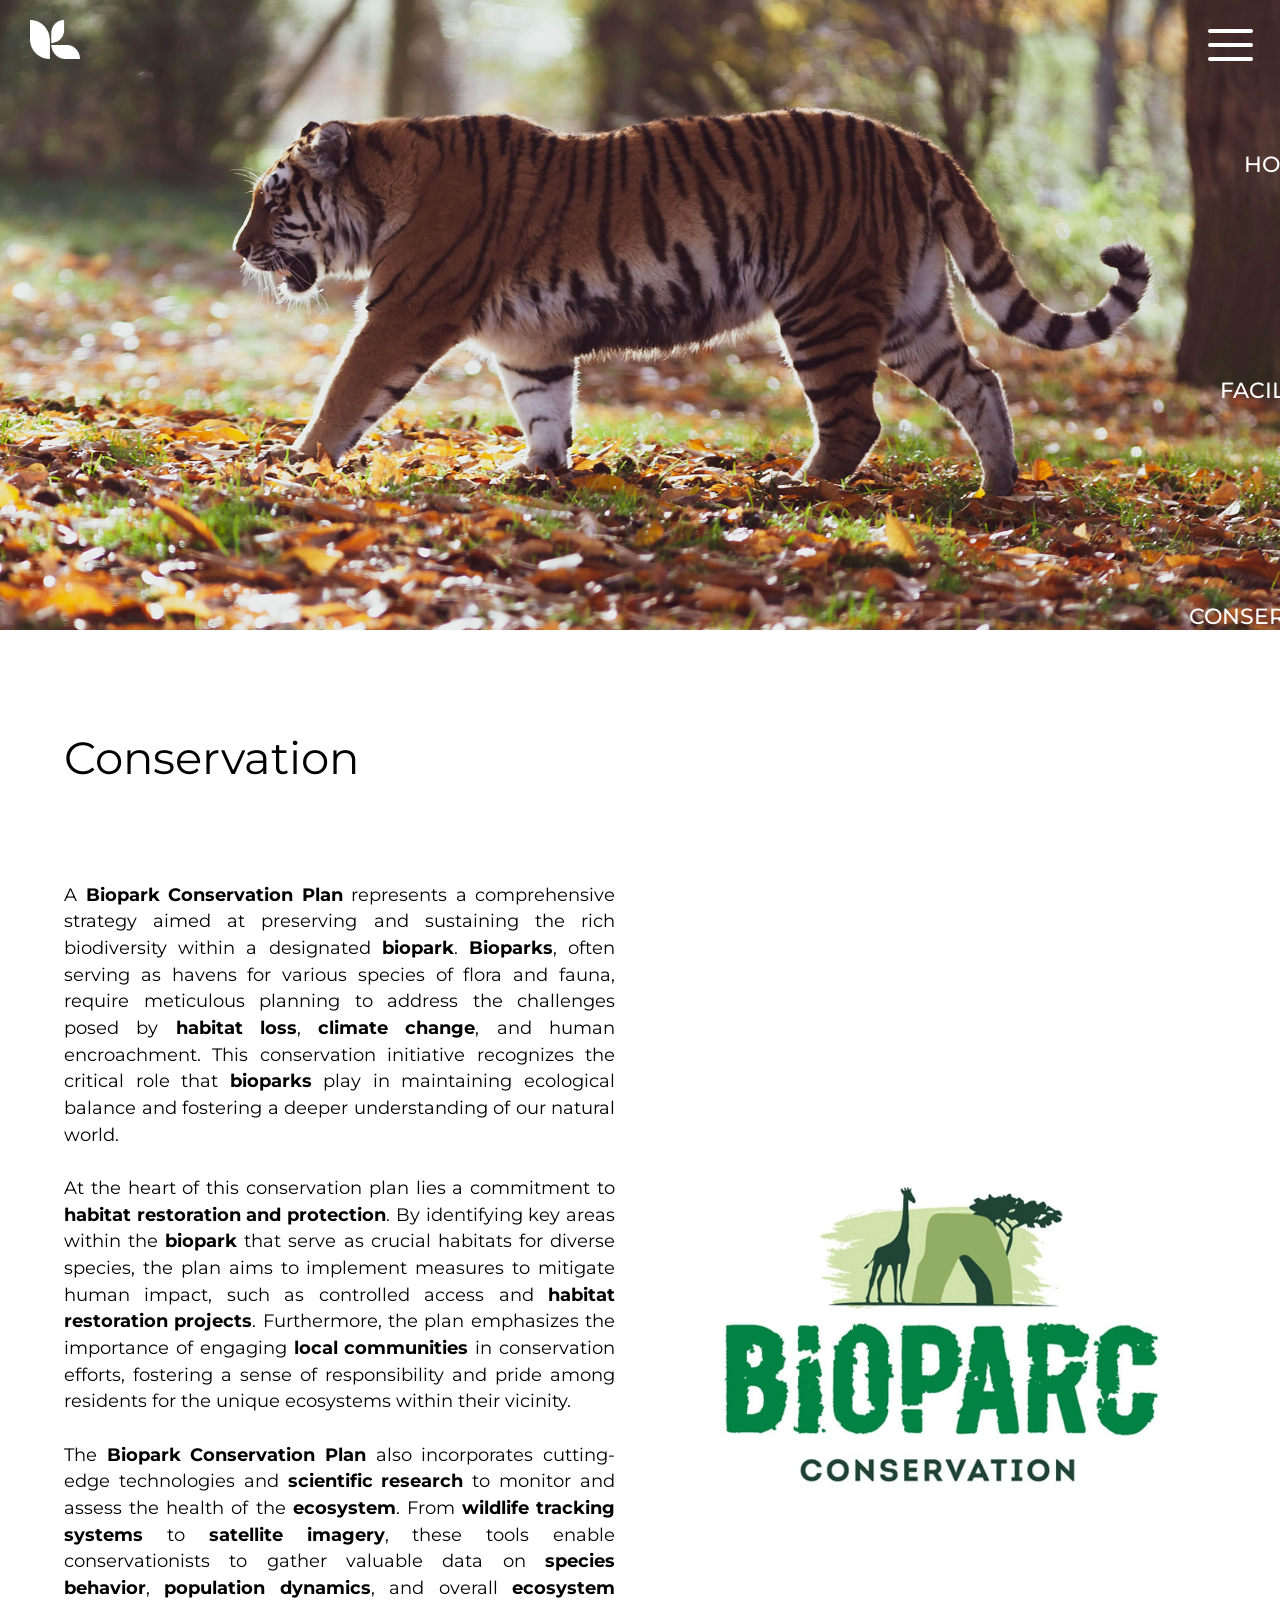
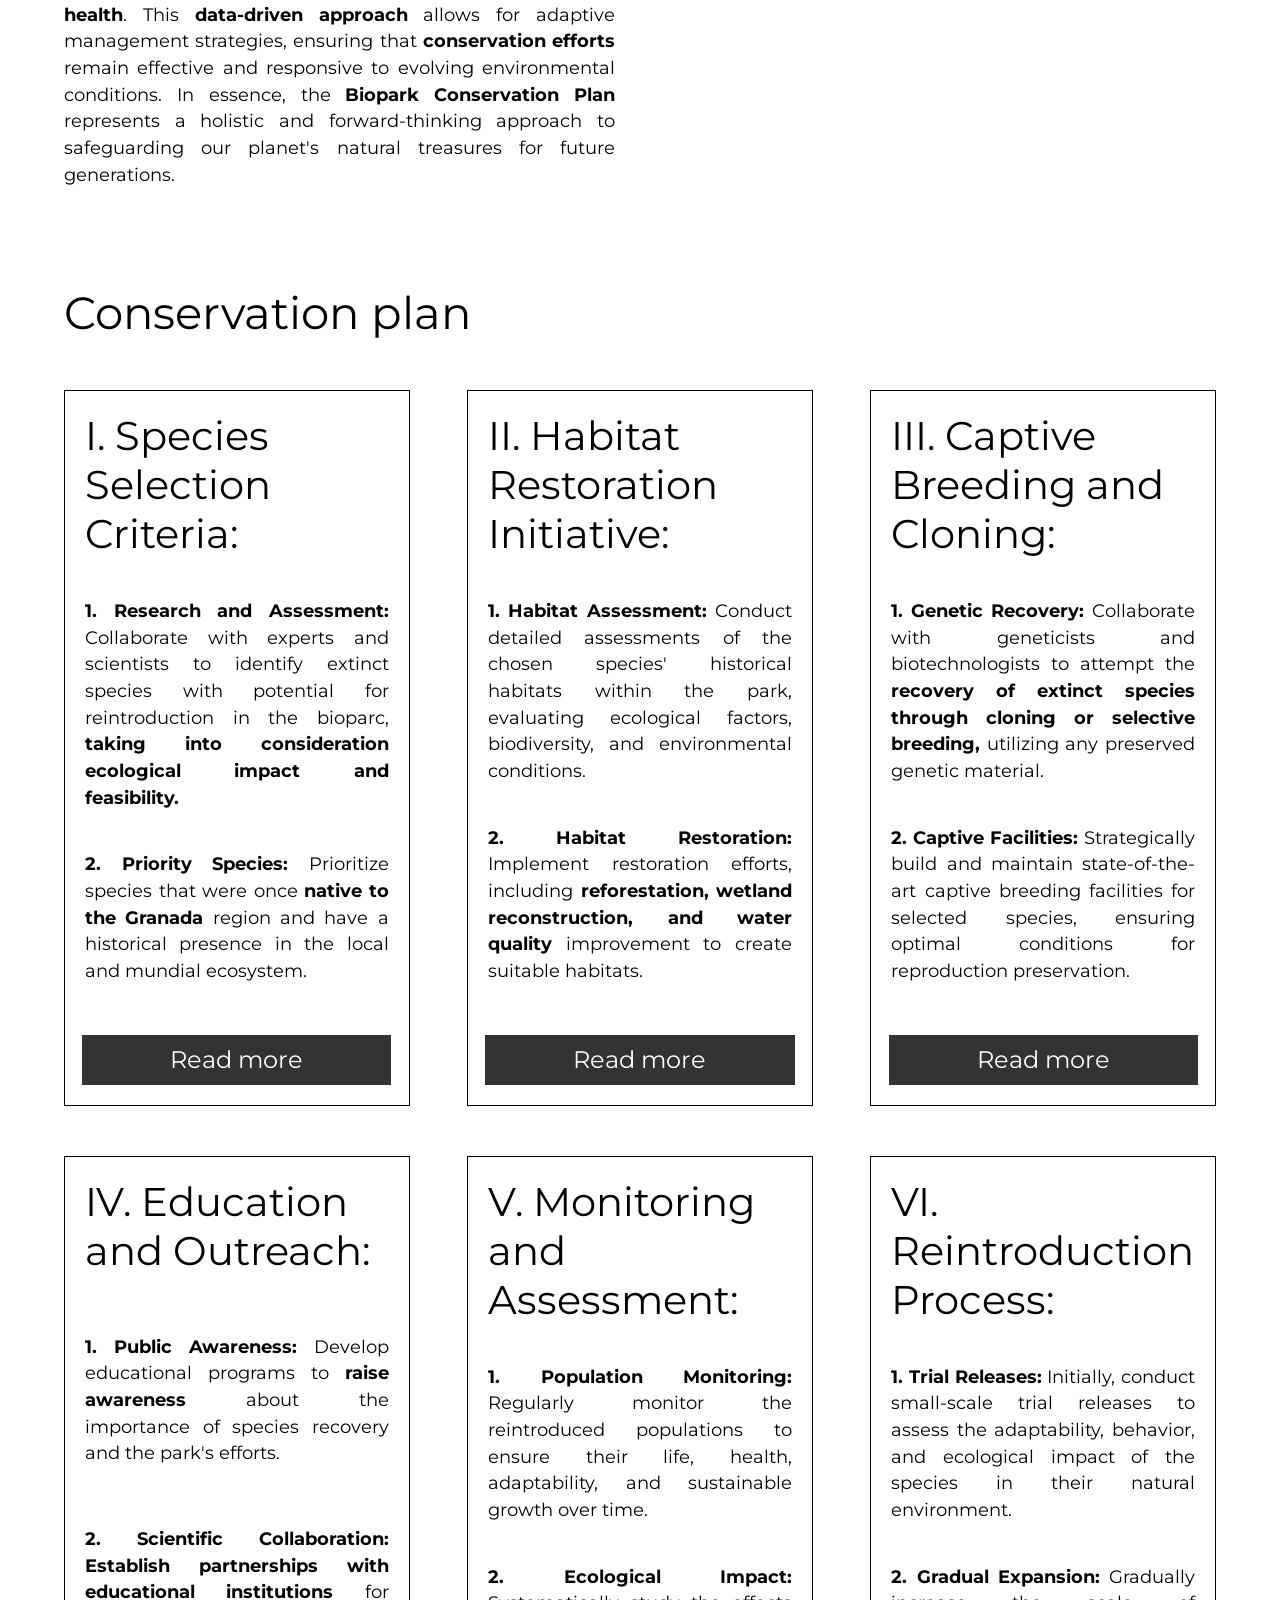
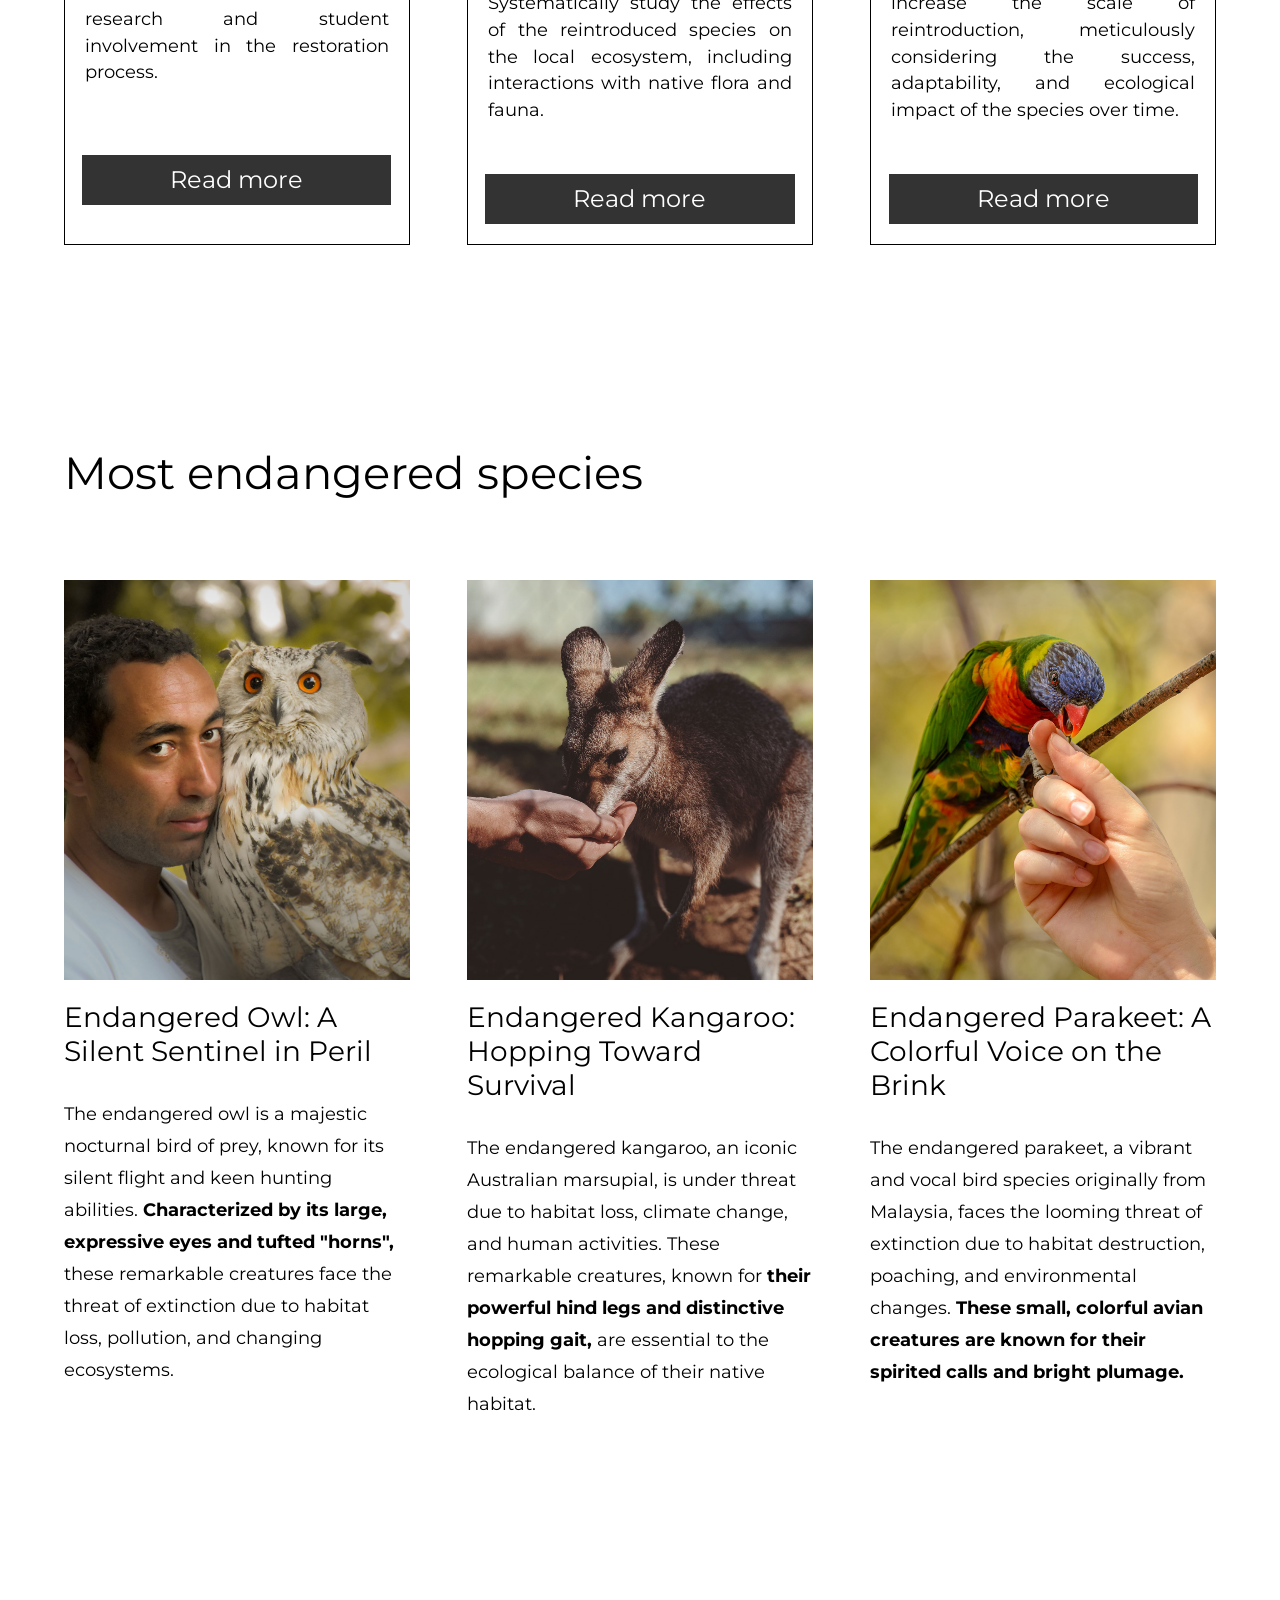
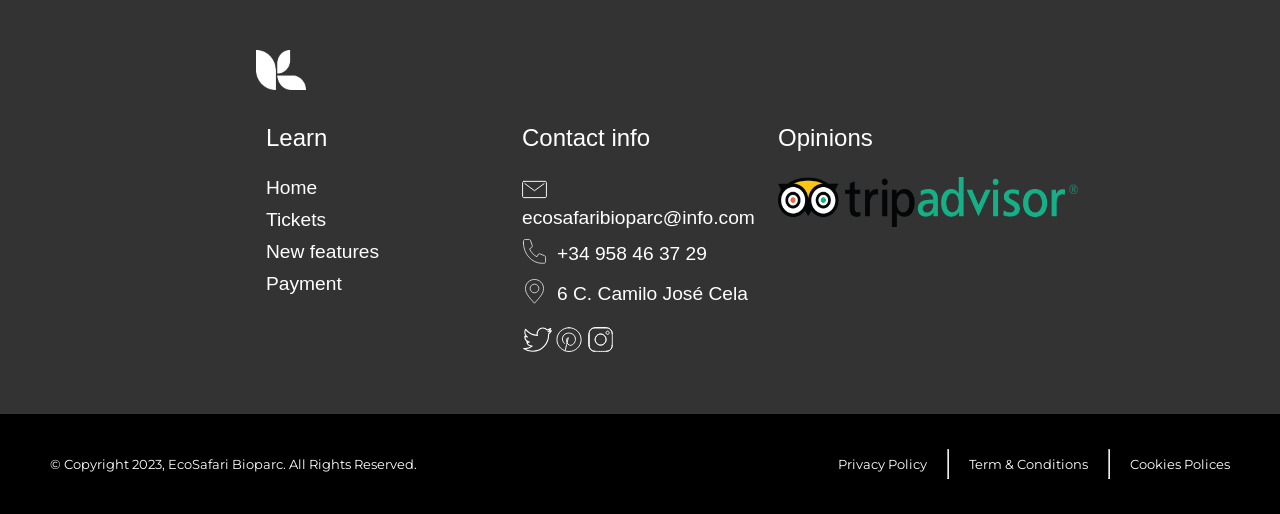
<file: conservation.html>
<!DOCTYPE html>
<html lang="en">

<head>
    <meta charset="UTF-8">
    <title>Conservation</title>
    <link href="styleConservation.css" rel="stylesheet" type="text/css">
    <script src="./js/index.js" defer></script>
</head>

<body>
    <div class="home">
        <div class="header home-header">
            <div class="logo">
                <div class="logo-img"></div>
            </div>
            <div class="menu">
                <ul class="navbar">
                    <li><a href="index.html">HOME</a></li>
                    <li><a href="facilities.html">FACILITIES</a></li>
                    <li><a href="#">CONSERVATION</a></li>
                    <li><a href="contact.html">CONTACT</a></li>
                </ul>
                <div class="menu-btn">
                    <div class="menu-btn-bars"></div>
                </div>
            </div>
        </div>
    </div>

    <div class="about">
        <div class="about-title">
            <p>Conservation</p>
        </div>
        <div class="about-information">
            <div class="about-text">
                <p>
                    A <strong>Biopark Conservation Plan</strong> represents a comprehensive strategy aimed at preserving
                    and sustaining the rich biodiversity within a designated <strong>biopark</strong>.
                    <strong>Bioparks</strong>, often serving as havens for various species of flora and fauna, require
                    meticulous planning to address the challenges posed by <strong>habitat loss</strong>,
                    <strong>climate change</strong>, and human encroachment. This conservation initiative recognizes the
                    critical role that <strong>bioparks</strong> play in maintaining ecological balance and fostering a
                    deeper understanding of our natural world.
                </p>
                <br>
                <p>
                    At the heart of this conservation plan lies a commitment to <strong>habitat restoration and
                        protection</strong>. By identifying key areas within the <strong>biopark</strong> that serve as
                    crucial habitats for diverse species, the plan aims to implement measures to mitigate human impact,
                    such as controlled access and <strong>habitat restoration projects</strong>. Furthermore, the plan
                    emphasizes the importance of engaging <strong>local communities</strong> in conservation efforts,
                    fostering a sense of responsibility and pride among residents for the unique ecosystems within their
                    vicinity.
                </p>
                <br>
                <p>
                    The <strong>Biopark Conservation Plan</strong> also incorporates cutting-edge technologies and
                    <strong>scientific research</strong> to monitor and assess the health of the
                    <strong>ecosystem</strong>. From <strong>wildlife tracking systems</strong> to <strong>satellite
                        imagery</strong>, these tools enable conservationists to gather valuable data on <strong>species
                        behavior</strong>, <strong>population dynamics</strong>, and overall <strong>ecosystem
                        health</strong>. This <strong>data-driven approach</strong> allows for adaptive management
                    strategies, ensuring that <strong>conservation efforts</strong> remain effective and responsive to
                    evolving environmental conditions. In essence, the <strong>Biopark Conservation Plan</strong>
                    represents a holistic and forward-thinking approach to safeguarding our planet's natural treasures
                    for future generations.
                </p>
            </div>
            <div class="about-img"></div>
        </div>
    </div>

    <div class="conservation">
        <div class="conservation-title">
            <p>Conservation plan</p>
        </div>
        <div class="conservation-information">
            <div class="conservation-card">
                <p class="conservation-subtitle">I. Species Selection Criteria:</p>
                <p class="conservation-text"><strong>1. Research and Assessment:</strong> Collaborate with experts and
                    scientists to identify extinct species with potential for
                    reintroduction in the bioparc, <strong>taking into consideration
                        ecological impact and feasibility.</strong></p>
                <p class="conservation-text"><strong>2. Priority Species:</strong> Prioritize species that were once
                    <strong>native to the Granada</strong> region and have a historical presence
                    in the local and mundial ecosystem.
                </p>
                <div class="read-more-button">
                    <p class="read-more-button-text">Read more</p>
                </div>
            </div>

            <div class="conservation-card">
                <p class="conservation-subtitle">II. Habitat Restoration Initiative:</p>
                <p class="conservation-text"><strong>1. Habitat Assessment:</strong> Conduct detailed assessments of the chosen species' historical 
                    habitats within the park, evaluating ecological factors, biodiversity, and environmental conditions.
                <p class="conservation-text"><strong>2. Habitat Restoration: </strong> Implement restoration efforts,
                    including <strong>reforestation, wetland reconstruction, and water
                        quality</strong> improvement to create suitable habitats.
                </p>
                <div class="read-more-button">
                    <p class="read-more-button-text">Read more</p>
                </div>
            </div>

            <div class="conservation-card">
                <p class="conservation-subtitle">III. Captive Breeding and Cloning:</p>
            <p class="conservation-text"><strong>1. Genetic Recovery:</strong> Collaborate with geneticists and
                biotechnologists to attempt the <strong>recovery of extinct species
                    through cloning or selective breeding,</strong> utilizing any
                preserved genetic material.
            </p>
            <p class="conservation-text"><strong>2. Captive Facilities:</strong> Strategically build and maintain state-of-the-art captive breeding facilities 
                for selected species, ensuring optimal conditions for reproduction preservation.
            </p>
            <div class="read-more-button">
                <p class="read-more-button-text">Read more</p>
            </div>
            </div>
            
            <div class="conservation-card">
                <p class="conservation-subtitle">IV. Education and Outreach:</p>
                <p class="conservation-text"><strong>1. Public Awareness: </strong>Develop educational programs to
                    <strong>raise awareness</strong> about the importance of species recovery and
                    the park's efforts.
                </p>
                <p class="conservation-text"><strong>2. Scientific Collaboration: Establish partnerships with
                        educational institutions </strong>for research and student
                    involvement in the restoration process.
                </p>
                <div class="read-more-button">
                    <p class="read-more-button-text">Read more</p>
                </div>
            </div>

            <div class="conservation-card">
                <p class="conservation-subtitle">V. Monitoring and Assessment:</p>
            <p class="conservation-text"> <strong>1. Population Monitoring:</strong> Regularly monitor the reintroduced populations 
                to ensure their life, health, adaptability, and sustainable growth over time.
            </p>
            <p class="conservation-text"> <strong>2. Ecological Impact:</strong> Systematically study the effects of the reintroduced 
                species on the local ecosystem, including interactions with native flora and fauna.
            </p>
            <div class="read-more-button">
                <p class="read-more-button-text">Read more</p>
            </div>
            </div>

            <div class="conservation-card">
                <p class="conservation-subtitle">VI. Reintroduction Process:</p>
                <p class="conservation-text"><strong>1. Trial Releases:</strong> Initially, conduct small-scale trial releases to assess the 
                    adaptability, behavior, and ecological impact of the species in their natural environment.
                </p>
                <p class="conservation-text"><strong>2. Gradual Expansion:</strong> Gradually increase the scale of reintroduction, 
                    meticulously considering the success, adaptability, and ecological impact of the species over time.
                </p>
                <div class="read-more-button">
                    <p class="read-more-button-text">Read more</p>
                </div>
            </div>

        </div>
    </div>

    <div class="endangered-species">
        <div class="endangered-species-title">
            <p>Most endangered species</p>
        </div>
        <div class="endangered-species-photos">
            <div class="specie">
                <div class="img-specie-owl"></div>
                <p class="photos-title">Endangered Owl: A Silent Sentinel in Peril</p>
                <p class="photos-subtitle">The endangered owl is a majestic nocturnal
                    bird of prey, known for its silent flight and keen hunting abilities.
                    <strong>Characterized by its large, expressive eyes and tufted "horns",</strong>
                    these remarkable creatures face the threat of extinction due to habitat
                    loss, pollution, and changing ecosystems.
                </p>
            </div>
            <div class="specie">
                <div class="img-specie-kangaroo"></div>
                <p class="photos-title">Endangered Kangaroo: Hopping Toward Survival</p>
                <p class="photos-subtitle">The endangered kangaroo, an iconic Australian
                    marsupial, is under threat due to habitat loss, climate change, and
                    human activities. These remarkable creatures, known for <strong>their powerful
                        hind legs and distinctive hopping gait,</strong> are essential to the
                    ecological balance of their native habitat.
                </p>
            </div>
            <div class="specie">
                <div class="img-specie-parakeet"></div>
                <p class="photos-title">Endangered Parakeet: A Colorful Voice on the Brink</p>
                <p class="photos-subtitle">The endangered parakeet, a vibrant and vocal bird
                    species originally from Malaysia, faces the looming threat of extinction due to habitat destruction,
                    poaching, and environmental changes. <strong>These small, colorful avian creatures
                        are known for their spirited calls and bright plumage.</strong>
                </p>
            </div>
        </div>
    </div>
    </div>

    <div class="footer">
        <div class="footer-logo">
            <img src="img/icons/logo.png" alt="logo">
        </div>
        <div class="footer-content">
            <div class="footer-learn">
                <p class="footer-subtitle">Learn</p>
                <p class="footer-text">Home</p>
                <p class="footer-text">Tickets</p>
                <p class="footer-text">New features</p>
                <p class="footer-text">Payment</p>
            </div>
            <div class="footer-contact">
                <p class="footer-subtitle">Contact info</p>
                <p class="footer-text"><img src="img/icons/mail.svg" alt="mail">ecosafaribioparc@info.com</p>
                <p class="footer-text"><img src="img/icons/phone.svg" alt="phone">+34 958 46 37 29</p>
                <p class="footer-text"><img src="img/icons/map.svg" alt="location">6 C. Camilo José Cela</p>
                <div class="rrss">
                    <img src="img/icons/twitter.svg" alt="twitter">
                    <img src="img/icons/pinterest.svg" alt="pinterest">
                    <img src="img/icons/instagram.svg" alt="instagram">
                </div>
            </div>
            <div class="footer-partners">
                <p class="footer-subtitle">Opinions</p>
                <img src="img/icons/opinion.png" alt="TripAdvisor">
            </div>
        </div>
        <div class="footer-policy">
            <div class="footer-copyright">
                <p class="footer-copyright-subtitle">© Copyright 2023, EcoSafari Bioparc. All Rights Reserved.</p>
            </div>
            <div class="footer-policies">
                <p class="footer-copyright-subtitle">Privacy Policy</p>
                <hr>
                <p class="footer-copyright-subtitle">Term & Conditions</p>
                <hr>
                <p class="footer-copyright-subtitle">Cookies Polices</p>
            </div>
        </div>
    </div>

</body>

</html>
</file>
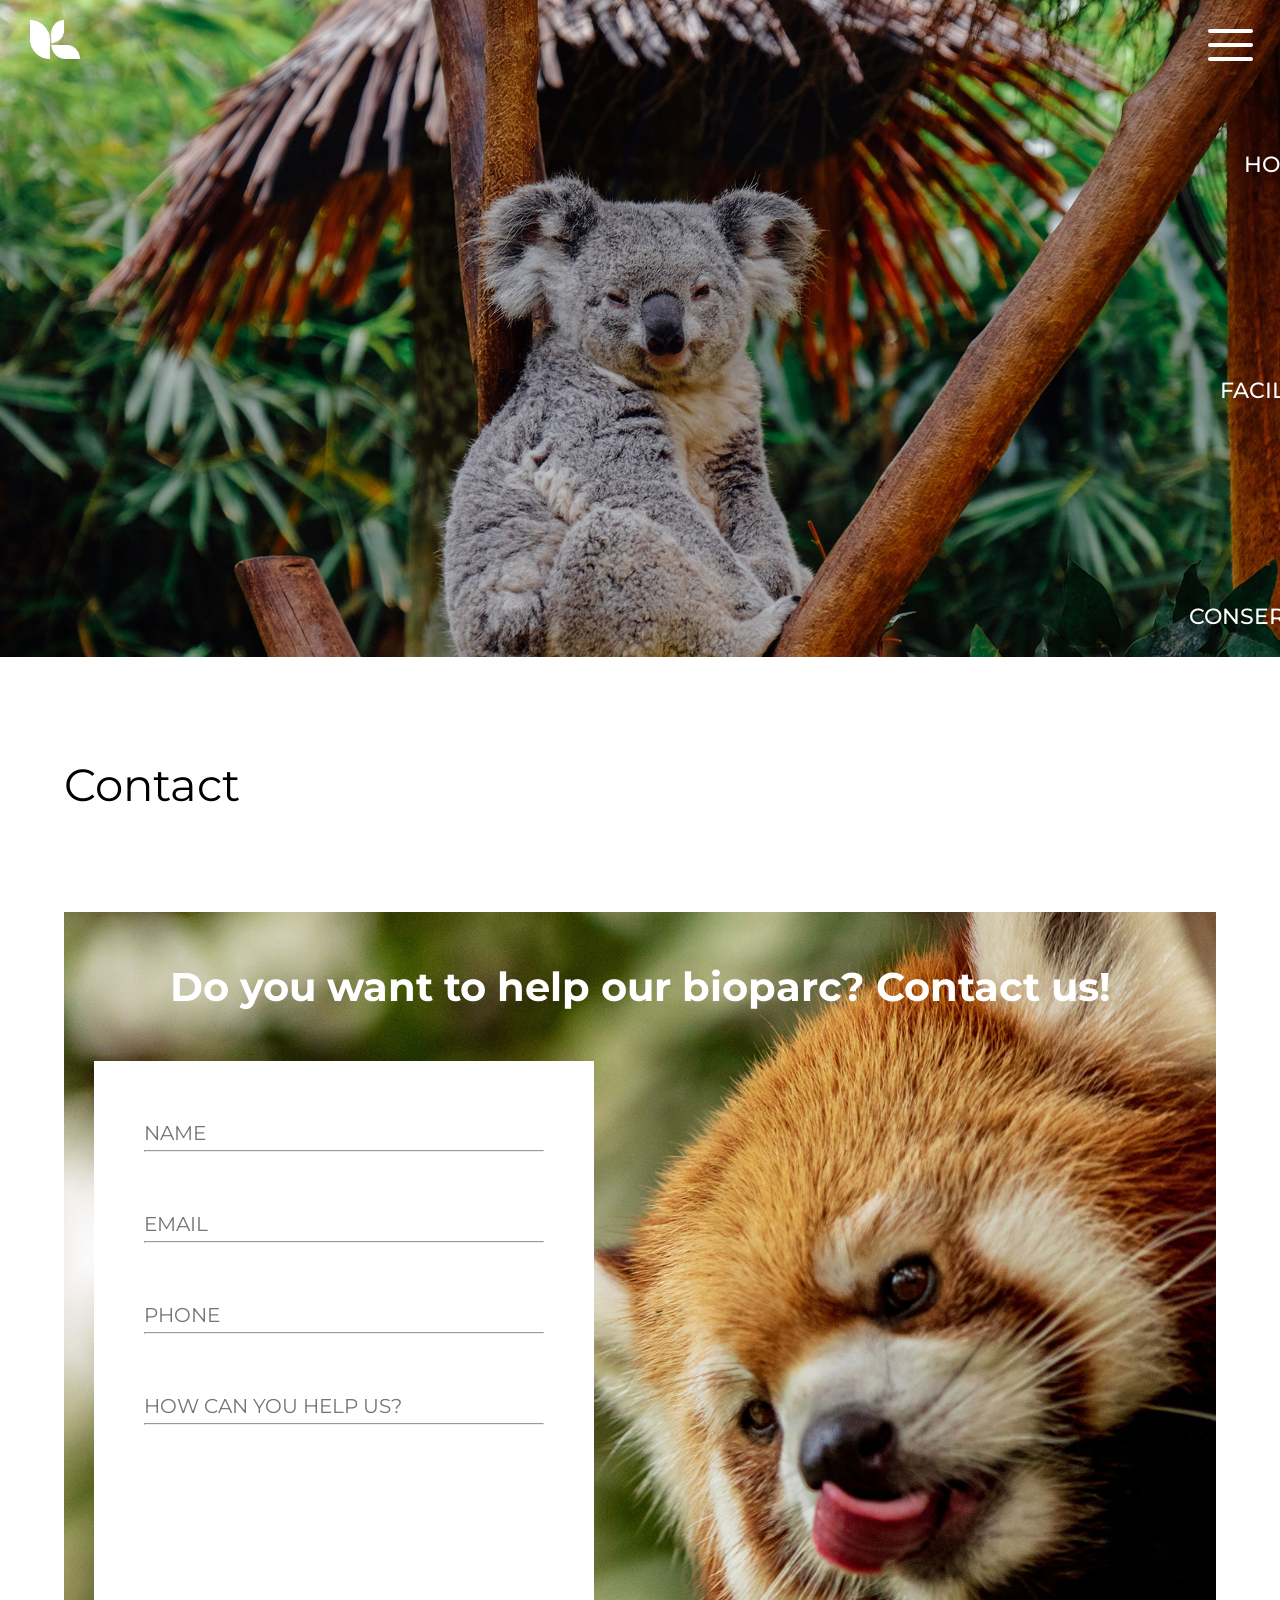
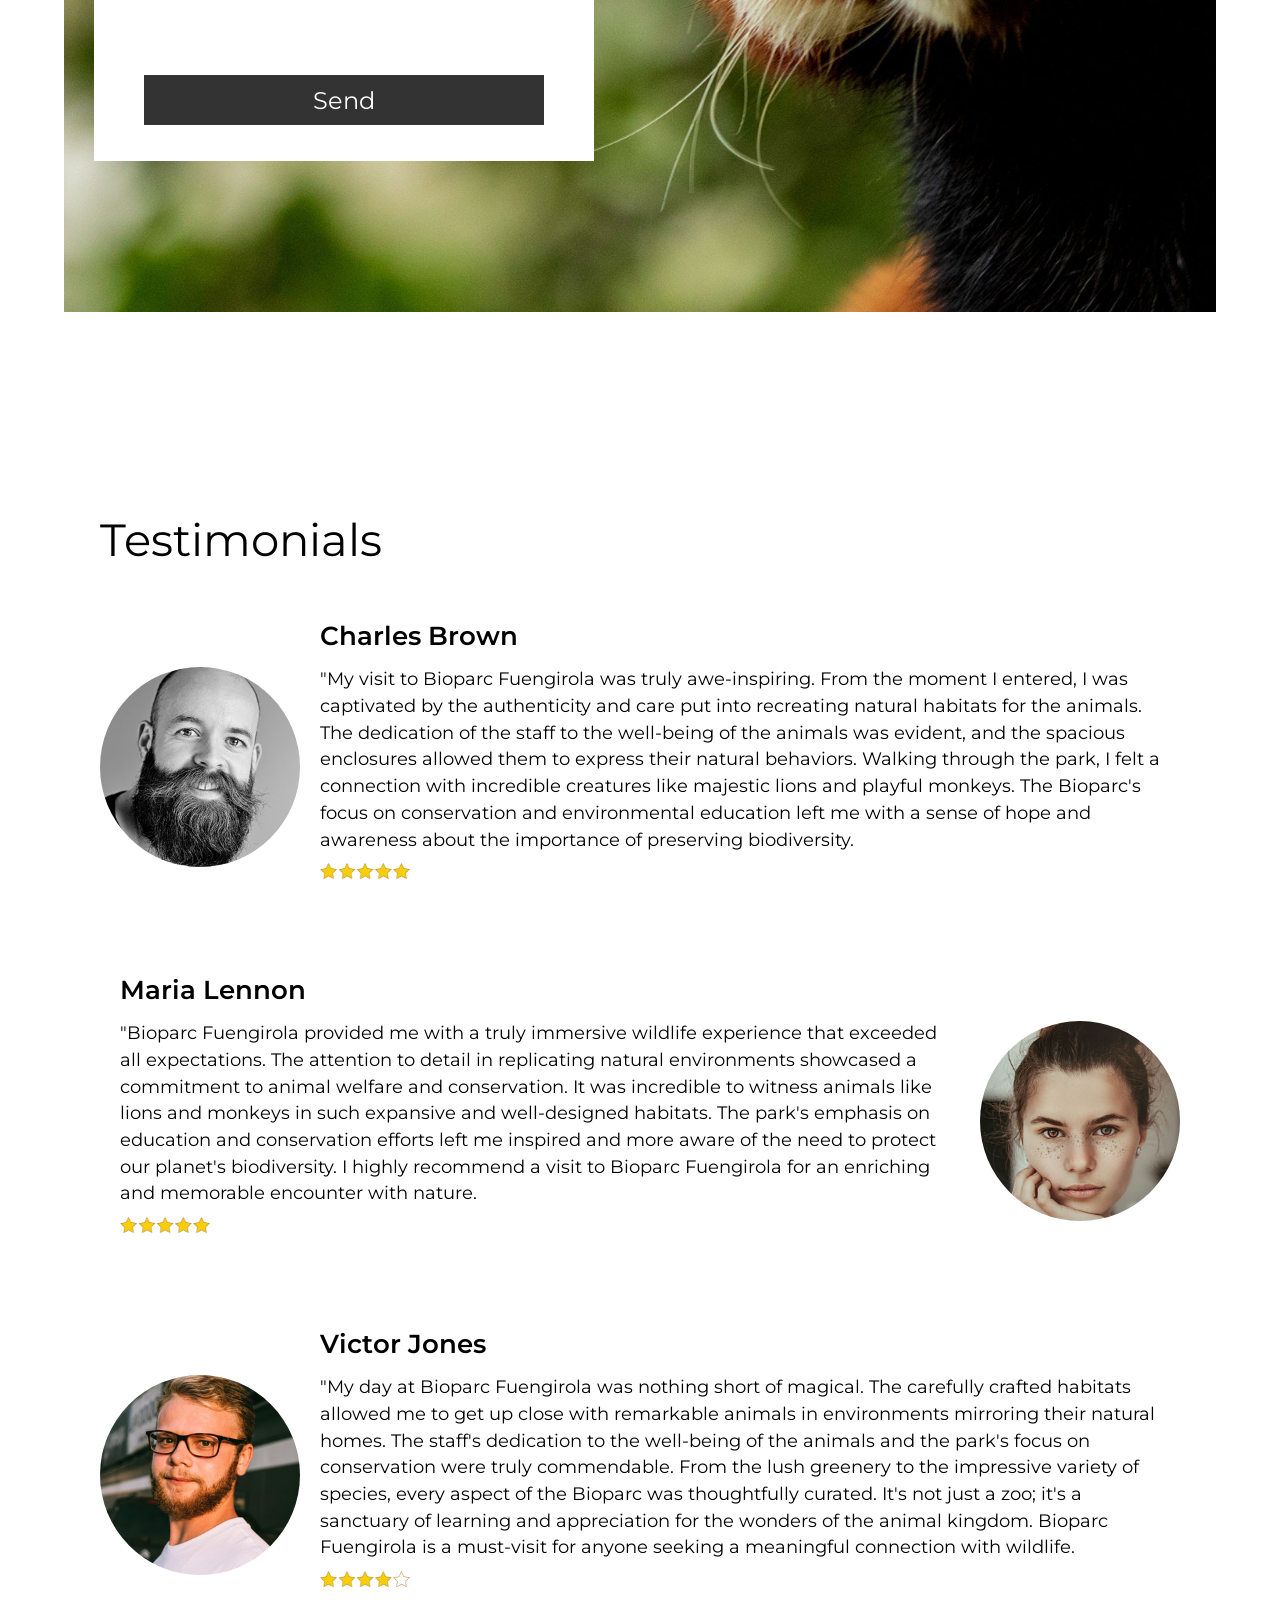
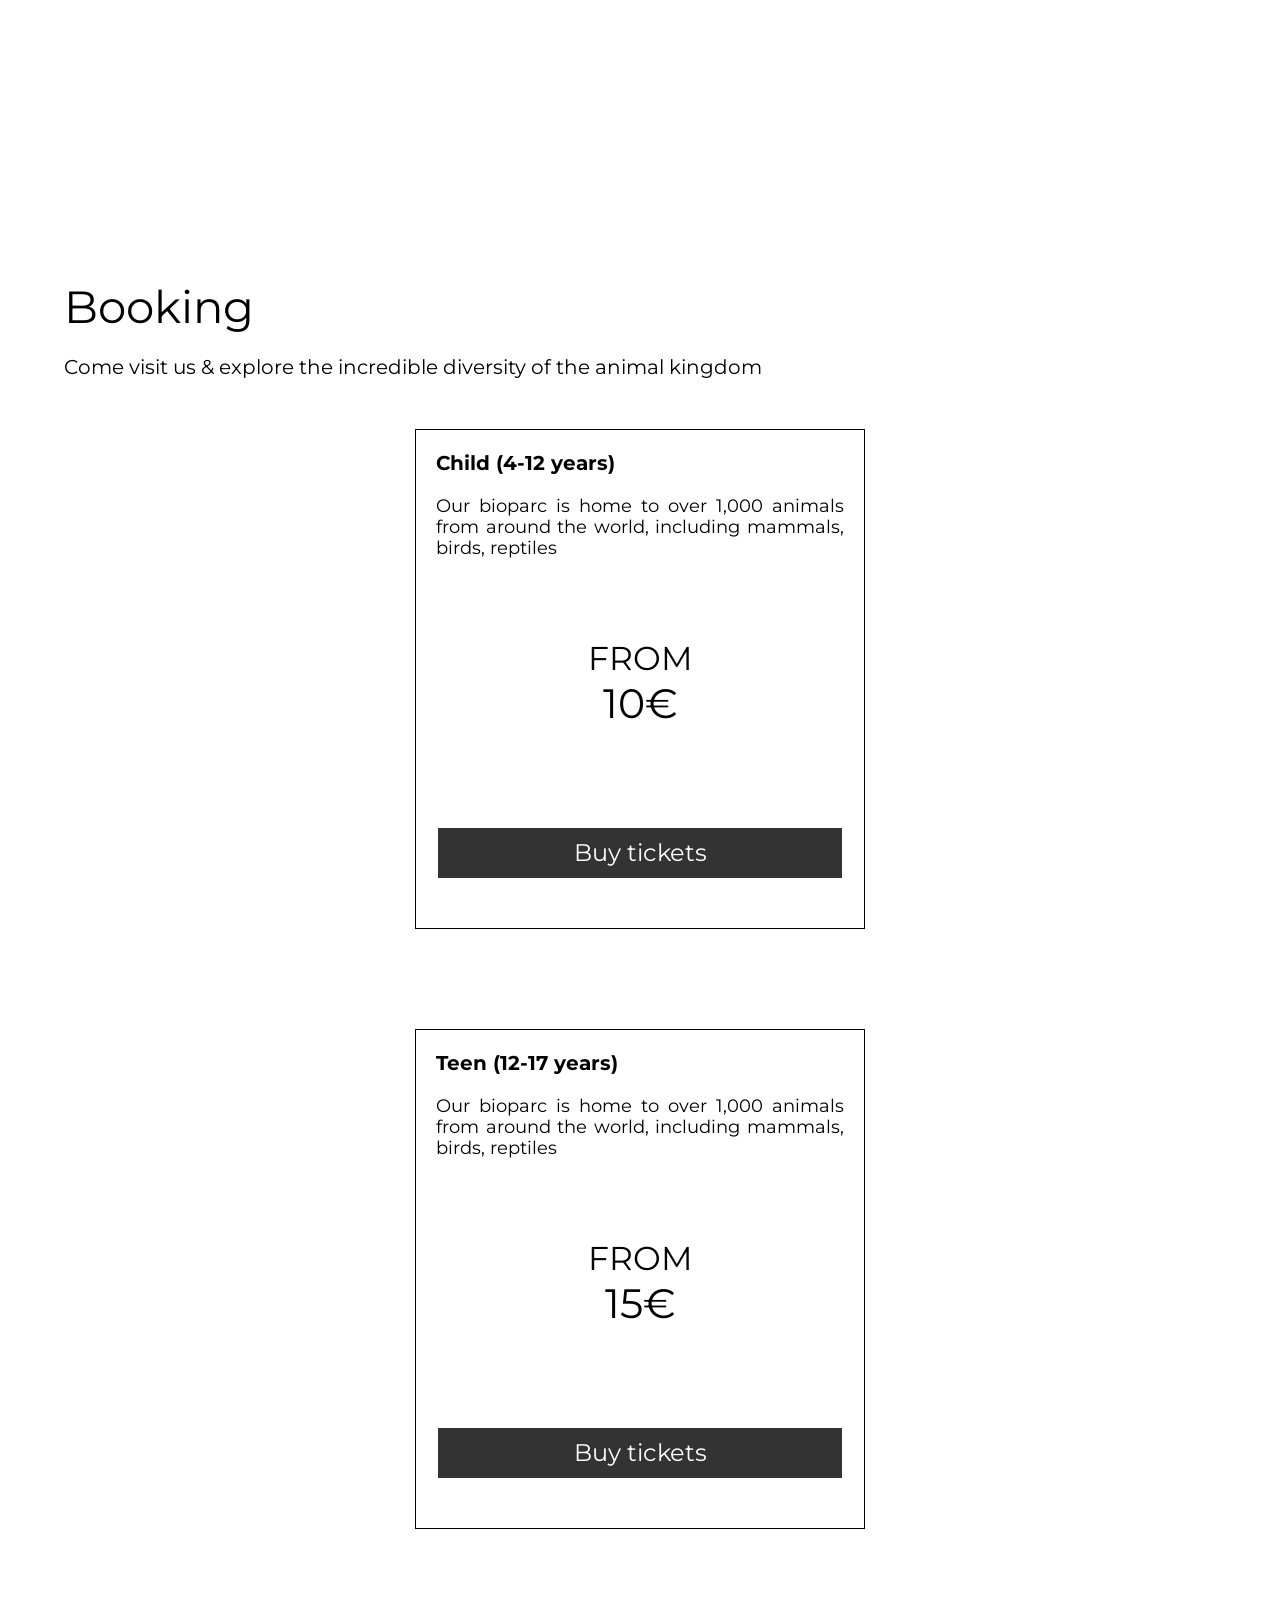
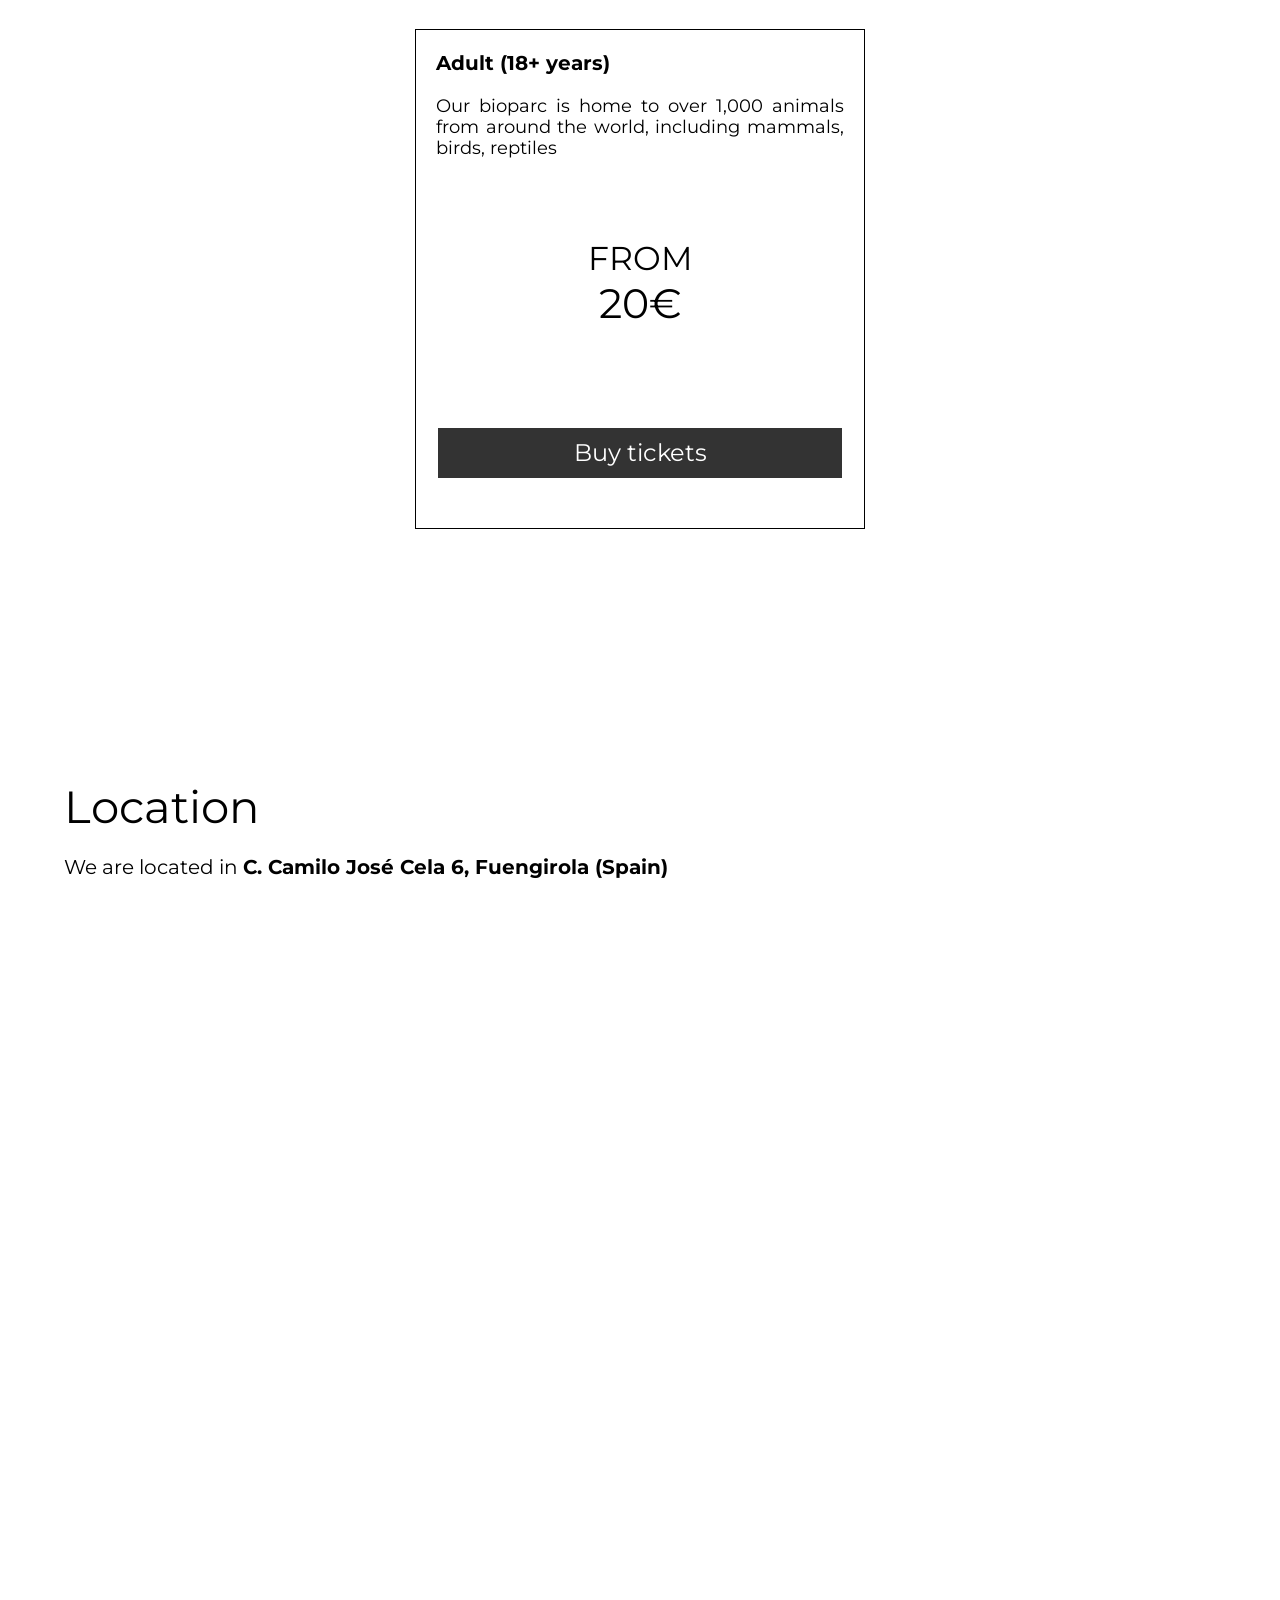
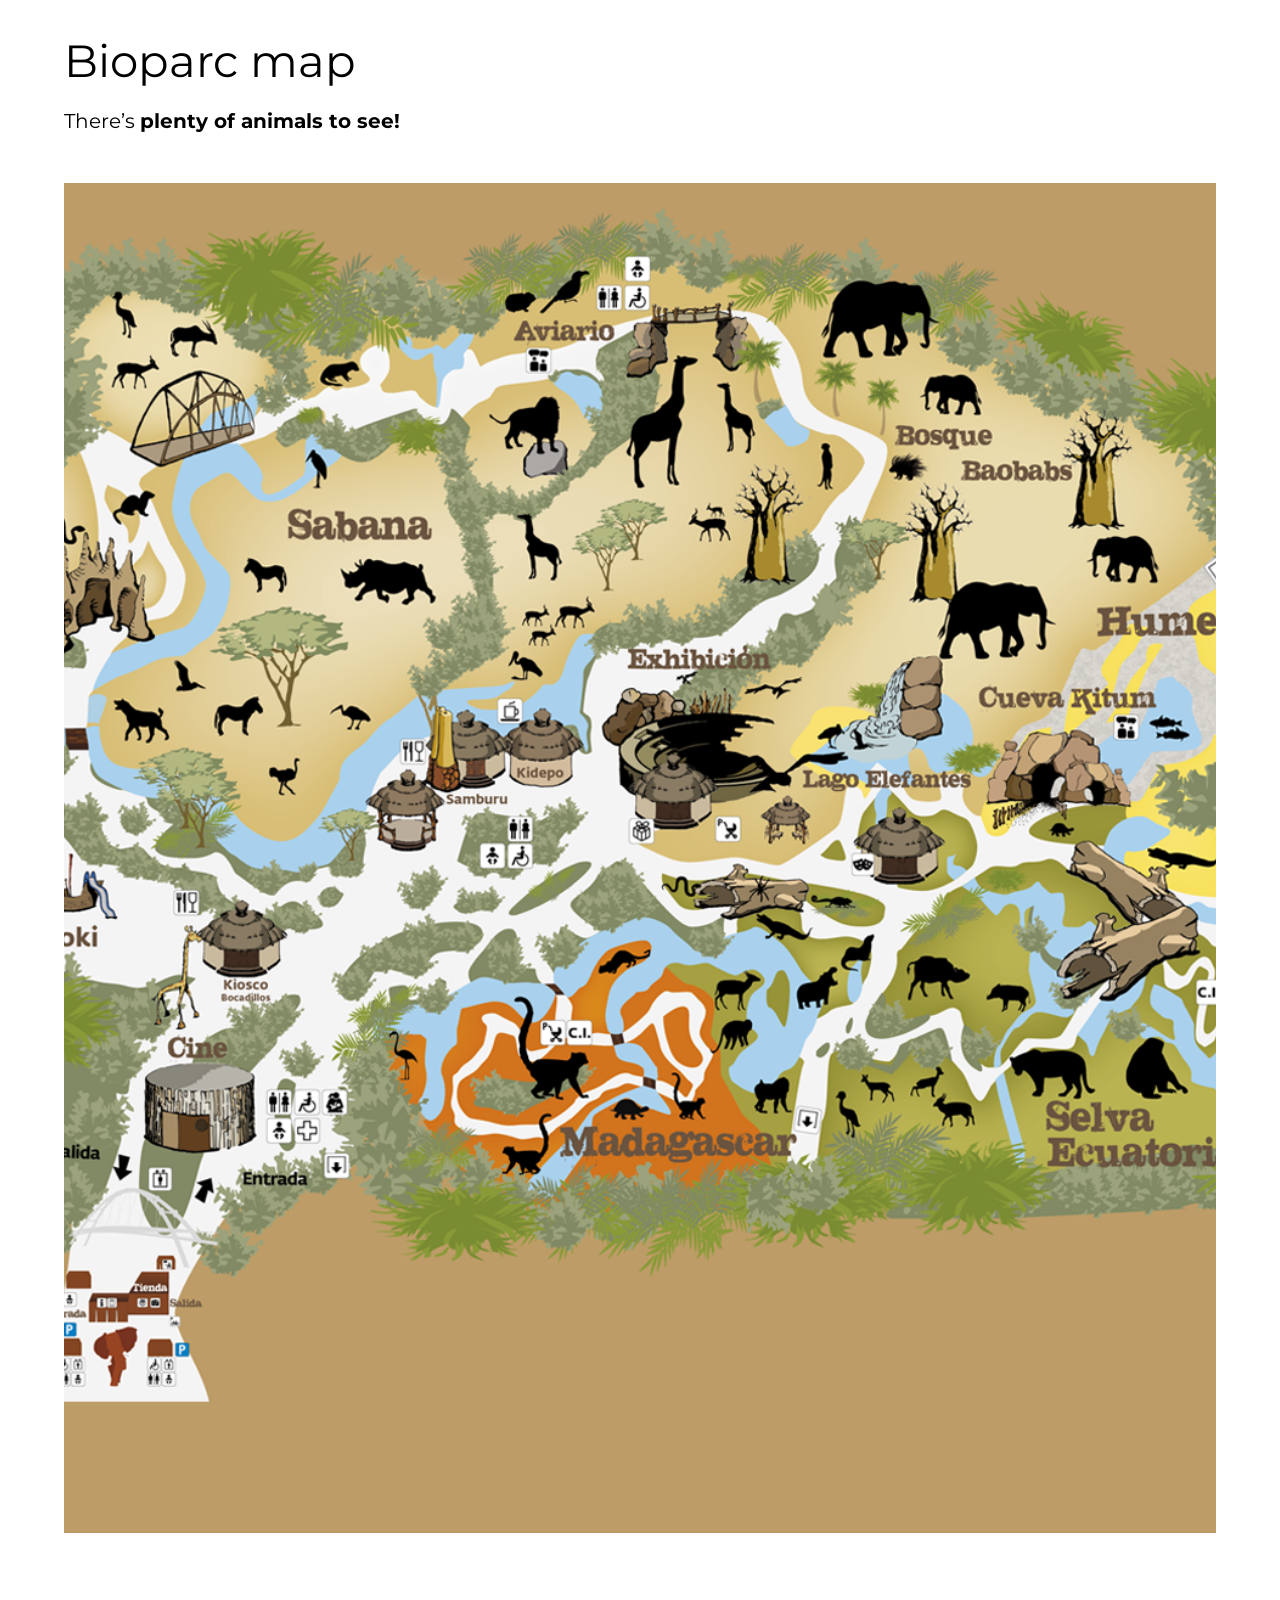
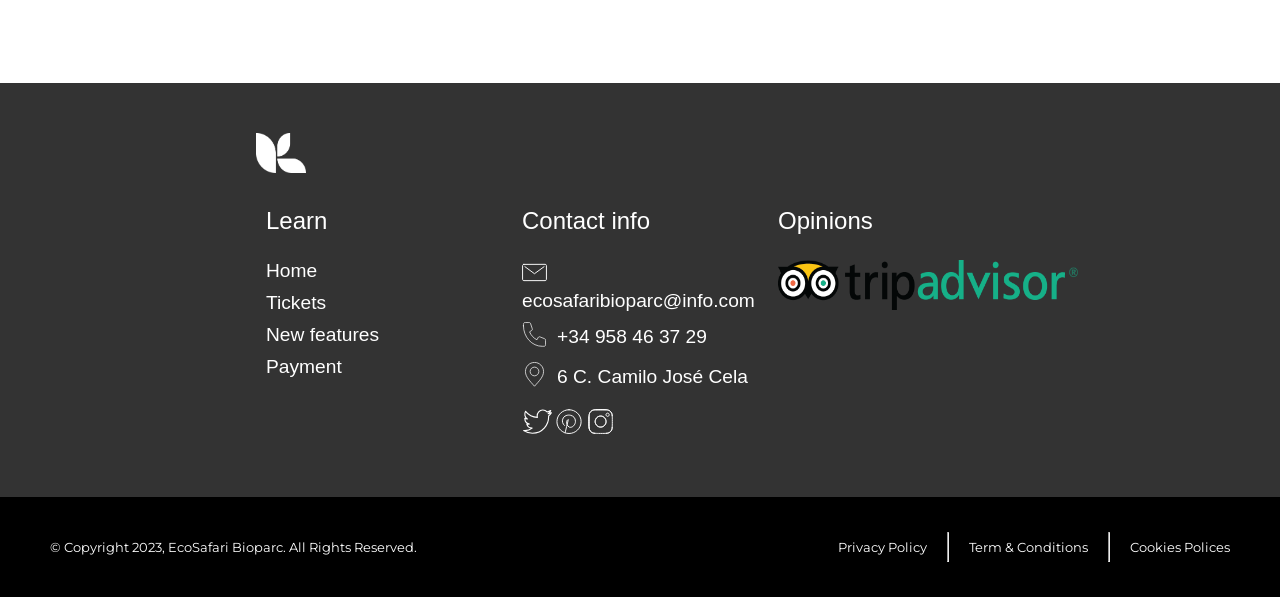
<file: contact.html>
<!DOCTYPE html>
<html lang="en">

<head>
    <meta charset="UTF-8">
    <title>Contact</title>
    <link href="styleContact.css" rel="stylesheet" type="text/css">
    <script src="./js/index.js" defer></script>
</head>

<body>
    <div class="home">
        <div class="header home-header">
            <div class="logo">
                <div class="logo-img"></div>
            </div>
            <div class="menu">
                <ul class="navbar">
                    <li><a href="index.html">HOME</a></li>
                    <li><a href="facilities.html">FACILITIES</a></li>
                    <li><a href="conservation.html">CONSERVATION</a></li>
                    <li><a href="#">CONTACT</a></li>
                </ul>
                <div class="menu-btn">
                    <div class="menu-btn-bars"></div>
                </div>
            </div>
        </div>
    </div>

    <div class="contact">
        <div class="contact-title">
            <p>Contact</p>
        </div>
        <div class="contact-information">
            <h3 class="form-title">Do you want to help our bioparc? Contact us!</h3>
            <div class="rectangle">
                <div class="text">
                    <input placeholder="NAME" type="text"></input>
                    <hr class="line">
                </div>
                <div class="text">
                    <input placeholder="EMAIL" type="text"></input>
                    <hr class="line">
                </div>
                <div class="text">
                    <input placeholder="PHONE" type="text"></input>
                    <hr class="line">
                </div>
                <div class="text">
                    <input placeholder="HOW CAN YOU HELP US?" type="text"></input>
                    <hr class="line">
                </div>

                <div class="button">
                    <div class="contact-button">
                        <div class="contact-button-text">
                            <p>Send</p>
                        </div>
                    </div>
                </div>

            </div>
        </div>
    </div>


    <div class="testimonials">
        <div class="testimonials-title">
            <p>Testimonials</p>
        </div>
        <div class="testimonials-div">
            <div class="testimonials-img">
                <img src="img/contact/testimonial1.jpg" alt="testimonials1" width="200px" height="200px">
            </div>
            <div class="testimonials-text">
                <p class="testimonials-div-title">Charles Brown</p>
                <p class="testimonials-description">
                    "My visit to Bioparc Fuengirola was truly awe-inspiring. From the moment I entered, I was captivated by the authenticity and care put into recreating natural habitats for the animals. The dedication of the staff to the well-being of the animals was evident, and the spacious enclosures allowed them to express their natural behaviors. Walking through the park, I felt a connection with incredible creatures like majestic lions and playful monkeys. The Bioparc's focus on conservation and environmental education left me with a sense of hope and awareness about the importance of preserving biodiversity.
                </p>
                <img src="img/contact/5stars.gif" alt="quote" width="90px" height="50px"/>
            </div>
        </div>

        <div class="testimonials-div">
            <div class="testimonials-text">
                <p class="testimonials-div-title">Maria Lennon</p>
                <p class="testimonials-description">
                    "Bioparc Fuengirola provided me with a truly immersive wildlife experience that exceeded all expectations. The attention to detail in replicating natural environments showcased a commitment to animal welfare and conservation. It was incredible to witness animals like lions and monkeys in such expansive and well-designed habitats. The park's emphasis on education and conservation efforts left me inspired and more aware of the need to protect our planet's biodiversity. I highly recommend a visit to Bioparc Fuengirola for an enriching and memorable encounter with nature.
                </p>
                <img src="img/contact/5stars.gif" alt="quote" width="90px" height="50px"/>
            </div>
            <div class="testimonials-img">
                <img src="img/contact/testimonial2.jpg" alt="testimonials2" width="200px" height="200px">
            </div>
        </div>

        <div class="testimonials-div">
            <div class="testimonials-img">
                <img src="img/contact/testimonial3.jpg" alt="testimonials3" width="200px" height="200px">
            </div>
            <div class="testimonials-text">
                <p class="testimonials-div-title">Victor Jones</p>
                <p class="testimonials-description">
                    "My day at Bioparc Fuengirola was nothing short of magical. The carefully crafted habitats allowed me to get up close with remarkable animals in environments mirroring their natural homes. The staff's dedication to the well-being of the animals and the park's focus on conservation were truly commendable. From the lush greenery to the impressive variety of species, every aspect of the Bioparc was thoughtfully curated. It's not just a zoo; it's a sanctuary of learning and appreciation for the wonders of the animal kingdom. Bioparc Fuengirola is a must-visit for anyone seeking a meaningful connection with wildlife.
                </p>
                <img src="img/contact/4stars.gif" alt="quote" width="90px" height="50px"/>
            </div>
        </div>
    </div>


    <div class="booking">
        <div class="booking-title">
            <p>Booking</p>
        </div>
        <div class="booking-information">
            <p class="booking-information-subtitle">Come visit us & explore the
                incredible diversity of the animal kingdom</p>
        </div>
        <div class="tickets-booking">
            <div class="booking-rectangle">
                <p class="booking-rectangle-title"><b>Child (4-12 years)</b></p>
                <p class="booking-rectangle-subtitle">Our bioparc is home to
                    over 1,000 animals from around the world, including mammals,
                    birds, reptiles</p>
                <p class="booking-rectangle-price">From <p class="price">10€</p></p>
                <div class="booking-button">
                    <p class="booking-button-text">Buy tickets</p>
                </div>
            </div>
            <div class="booking-rectangle">
                <p class="booking-rectangle-title"><b>Teen (12-17 years)</b></p>
                <p class="booking-rectangle-subtitle">Our bioparc is home to
                    over 1,000 animals from around the world, including mammals,
                    birds, reptiles</p>
                <p class="booking-rectangle-price">From <p class="price">15€</p></p>
                <div class="booking-button">
                    <p class="booking-button-text">Buy tickets</p>
                </div>
            </div>
            <div class="booking-rectangle">
                <p class="booking-rectangle-title"><b>Adult (18+ years)</b></p>
                <p class="booking-rectangle-subtitle">Our bioparc is home to
                    over 1,000 animals from around the world, including mammals,
                    birds, reptiles</p>
                <p class="booking-rectangle-price">From <p class="price">20€</p></p>
                <div class="booking-button">
                    <p class="booking-button-text">Buy tickets</p>
                </div>
            </div>
        </div>
    </div>

    <div class="location">
        <div class="location-title">
            <p>Location</p>
        </div>
        <p class="location-subtitle">We are located in <strong>C. Camilo José Cela 6, Fuengirola (Spain)</strong></p>
    </div>

    <iframe
        src="https://www.google.com/maps/embed?pb=!1m18!1m12!1m3!1d3205.6830984311882!2d-4.6295941244443855!3d36.537639072323174!2m3!1f0!2f0!3f0!3m2!1i1024!2i768!4f13.1!3m3!1m2!1s0xd72e21466c30dbd%3A0xf4e56e6f8ec3fe71!2sC.%20Camilo%20Jos%C3%A9%20Cela%2C%206%2C%2029640%20Fuengirola%2C%20M%C3%A1laga!5e0!3m2!1ses!2ses!4v1703003273086!5m2!1ses!2ses"
        width="100%" height="500px" frameborder="0">
    </iframe>

    <div class="bioparc-map">
        <div class="bioparc-title">
            <p>Bioparc map</p>
        </div>
        <p class="bioparc-map-subtitle">There’s <strong>plenty of animals to see!</strong></p>
        <div class="bioparc-map-image"></div>
    </div>



    <div class="footer">
        <div class="footer-logo">
            <img src="img/icons/logo.png" alt="logo">
        </div>
        <div class="footer-content">
            <div class="footer-learn">
                <p class="footer-subtitle">Learn</p>
                <p class="footer-text">Home</p>
                <p class="footer-text">Tickets</p>
                <p class="footer-text">New features</p>
                <p class="footer-text">Payment</p>
            </div>
            <div class="footer-contact">
                <p class="footer-subtitle">Contact info</p>
                <p class="footer-text"><img src="img/icons/mail.svg" alt="mail">ecosafaribioparc@info.com</p>
                <p class="footer-text"><img src="img/icons/phone.svg" alt="phone">+34 958 46 37 29</p>
                <p class="footer-text"><img src="img/icons/map.svg" alt="location">6 C. Camilo José Cela</p>
                <div class="rrss">
                    <img src="img/icons/twitter.svg" alt="twitter">
                    <img src="img/icons/pinterest.svg" alt="pinterest">
                    <img src="img/icons/instagram.svg" alt="instagram">
                </div>
            </div>
            <div class="footer-partners">
                <p class="footer-subtitle">Opinions</p>
                <img src="img/icons/opinion.png" alt="TripAdvisor">
            </div>
        </div>
        <div class="footer-policy">
            <div class="footer-copyright">
                <p class="footer-copyright-subtitle">© Copyright 2023, EcoSafari Bioparc. All Rights Reserved.</p>
            </div>
            <div class="footer-policies">
                <p class="footer-copyright-subtitle">Privacy Policy</p>
                <hr class="footer-line">
                <p class="footer-copyright-subtitle">Term & Conditions</p>
                <hr class="footer-line">
                <p class="footer-copyright-subtitle">Cookies Polices</p>
            </div>
        </div>
    </div>

</body>

</html>
</file>
<file: styleHome.css>
/*---------------------------------------------------- GENERAL RULES ---------------------------------------------------------------*/

@import url('https://fonts.googleapis.com/css2?family=Montserrat:wght@100;200;300;400;500;600;700&display=swap');

@font-face {
    font-family: 'Home Kitchen';
    src: url(fonts/Home\ Kitchen.otf);
}

* {
    margin: 0;
    padding: 0;
    box-sizing: border-box;
    font-family: 'Montserrat', sans-serif;;
}

/*---------------------------------------------------- SECTION HERO AND NAVBAR ---------------------------------------------------------------*/

.home {
    width: 100%;
    height: 100vh;
    background: url(img/home/Lions.jpg);
    background-position: center center;
    background-size: cover;
    background-repeat: no-repeat;
    box-sizing: border-box;
    background-color: #f5f5f5;
}

.header {
    width: 90%;
    height: 70px;
    display: flex;
    justify-content: space-between;
    align-items: center;
    margin: auto;
    padding-top: 20px;
}

.logo {
    height: 100%;
    display: flex;
    align-items: center;
}

.logo-img {
    width: 50px;
    height: 100%;
    background-image: url(img/icons/logo.png);
    background-size: contain;
    background-repeat: no-repeat;
}

.navbar {
    flex-direction: row;
    align-items: center;
    justify-content: space-around;
    position: static;
    background: none;
    height: 100%;
    width: 100%;
    transition: none;
    font-weight: 500;
    font-size: 1.4rem;
}

.navbar li a {
    transition: all .3s ease-in-out;
}

.navbar li a:hover {
    transform: scale(1.1);
    transition: all .3s ease-in-out;
}

.menu {
    width: 40%;
    height: 100%;
    position: static;
}

.menu-btn {
    box-sizing: border-box;
    position: relative;
    display: none;
    justify-content: center;
    align-items: center;
    margin-left: auto;
    width: 70px;
    height: 50px;
    cursor: pointer;
    transition: all .5s ease-in-out;
    margin-right: 15px;
}

.menu-btn-bars {
    width: 45px;
    height: 4px;
    background: white;
    border-radius: 5px;
    transition: all .5s ease-in-out;
}

.menu-btn-bars::before,
.menu-btn-bars::after {
    content: '';
    position: absolute;
    width: 45px;
    height: 4px;
    background: white;
    border-radius: 5px;
    transition: all .5s ease-in-out;
}

.menu-btn-bars::before {
    transform: translateY(-14px);
}

.menu-btn-bars::after {
    transform: translateY(14px);
}

.cross .menu-btn-bars {
    background: transparent;
    transform: translateX(-50px);
}

.cross .menu-btn-bars::before {
    transform: rotate(45deg) translate(35px, -35px);
}

.cross .menu-btn-bars::after {
    transform: rotate(-45deg) translate(35px, 35px);
}

.navbar {
    width: 100%;
    height: 100%;
    list-style-type: none;
    display: flex;
    justify-content: space-between;
    align-items: center;
    margin: 0;
}

.navbar a {
    text-decoration: none;
    color: white;
    text-transform: uppercase;
    display: block;
}

.title-div {
    width: 100%;
    height: 92vh;

    display: flex;
    flex-flow: column wrap;
    justify-content: center;
    align-items: center;
    align-content: center;
}

.title {
    font-size: clamp(3rem, 1rem + 6.6667vw, 9rem);
    padding-bottom: 250px;
    font-family: 'Home Kitchen';
    color: white;
}

/*---------------------------------------------------- SECTION ABOUT ---------------------------------------------------------------*/
.about {
    height: auto;
    padding: 100px;

    display: flex;
    flex-flow: row wrap;
    justify-content: center;
    align-items: center;
    align-content: center;
}

.about-title {
    display: flex;
    justify-content: left;
    width: 100%;
}

.about-title p {
    font-size: clamp(2rem, 1.5rem + 1.6667vw, 3.5rem);
    text-transform: uppercase;
    margin-bottom: 100px;
}

.about-content {
    display: flex;
    flex-wrap: wrap;
    width: 100%;
}

.about-content p {
    font-size: clamp(1rem, 0.9333rem + 0.2222vw, 1.2rem);
    line-height: 1.5;
    margin-bottom: 20px;
}

.about-div {
    width: 100%;
    border: 1px solid black;

    display: flex;
    flex-flow: row nowrap;
    margin-bottom: 100px;
    overflow: hidden;
}

.about-text {
    flex: 1;
    padding: 40px;
    z-index: 9999;
    background-color: white;
}

.about-description {
    font-size: clamp(1rem, 0.9333rem + 0.2222vw, 1.2rem);
    font-family: 'Montserrat', sans-serif;
    line-height: 1.5;
    padding-bottom: 20px;
}

.about1-img {
    flex: 1;

    background-image: url(img/home/Deers.jpg);
    width: 100%;
    background-size: cover;
    background-position: center center;
    background-repeat: no-repeat;
    transition: all .3s ease-in-out;
}

.about2-img {
    flex: 1;

    background-image: url(img/home/Elephants.jpg);
    width: 100%;
    background-size: cover;
    background-position: center center;
    background-repeat: no-repeat;
    transition: all .3s ease-in-out;
}

.about3-img {
    flex: 1;

    background-image: url(img/home/Leopard.jpg);
    width: 100%;
    background-size: cover;
    background-position: center center;
    background-repeat: no-repeat;
    transition: all .3s ease-in-out;
}

.about4-img {
    flex: 1;

    background-image: url(img/home/Binturong.jpg);
    width: 100%;
    background-size: cover;
    background-position: center center;
    background-repeat: no-repeat;
    transition: all .3s ease-in-out;
}

.about1-img:hover, .about2-img:hover, .about3-img:hover, .about4-img:hover {
    transform: scale(1.1);
    transition: all .3s ease-in-out;
    cursor: pointer;
}

/*---------------------------------------------------- SECTION RULES ---------------------------------------------------------------*/
.rules {
    height: auto;

    display: flex;
    flex-flow: column wrap;
    justify-content: center;
    align-items: center;
    align-content: center;
}

.rules-title {
    width: 90%;
    text-align: left;
    font-size: clamp(2rem, 1.5rem + 1.6667vw, 3.5rem);
    margin: 100px 0;
    text-transform: uppercase;
}

.rules-content {
    width: 90%;
    display: flex;
    flex-flow: row wrap;
    justify-content: space-between;
    align-items: center;
    align-content: center;
}

.rules-card {
    width: 30%;
    height: auto;
    display: flex;
    flex-flow: row wrap;
    justify-content: space-around;
    align-items: center;
    align-content: center;
    margin-bottom: 50px;

    border: 1px solid black;
}

.rules-card p {
    font-size: clamp(1rem, 0.9333rem + 0.2222vw, 1.2rem);
    line-height: 1.5;
    padding: 40px;
}

.prohibition1 {
    width: 200px;
    height: 200px;
    background-image: url(img/home/Prohibition1.svg);
    background-size: cover;
    background-position: center center;
    background-repeat: no-repeat;
    margin: 40px;
}

.prohibition2 {
    width: 200px;
    height: 200px;
    background-image: url(img/home/Prohibition2.svg);
    background-size: cover;
    background-position: center center;
    background-repeat: no-repeat;
    margin: 40px;
}

.prohibition3 {
    width: 200px;
    height: 200px;
    background-image: url(img/home/Prohibition3.svg);
    background-size: cover;
    background-position: center center;
    background-repeat: no-repeat;
    margin: 40px;
}

.prohibition4 {
    width: 200px;
    height: 200px;
    background-image: url(img/home/Prohibition4.svg);
    background-size: cover;
    background-position: center center;
    background-repeat: no-repeat;
    margin: 40px;
}

.prohibition5 {
    width: 200px;
    height: 200px;
    background-image: url(img/home/Prohibition5.svg);
    background-size: cover;
    background-position: center center;
    background-repeat: no-repeat;
    margin: 40px;
}

.prohibition6 {
    width: 200px;
    height: 200px;
    background-image: url(img/home/Prohibition6.svg);
    background-size: cover;
    background-position: center center;
    background-repeat: no-repeat;
    margin: 40px;
}

/*---------------------------------------------------- SECTION TEAM ---------------------------------------------------------------*/
.team-title {
    width: 90%;
    text-align: left;
    font-size: clamp(2rem, 1.5rem + 1.6667vw, 3.5rem);
    margin: 0 auto;
    padding-top: 100px;
    padding-bottom: 100px;
    text-transform: uppercase;
}

.team-workers {
    display: flex;
    flex-flow: row wrap;
    width: 90%;
    margin: auto;
    justify-content: space-between;
}

.worker-card {
    width: 30%;
    height: auto;
    display: flex;
    flex-flow: row wrap;
    justify-content: space-around;
    align-items: center;
    align-content: center;
    margin-bottom: 50px;

}

.workers-title {
    width: 100%;
    text-align: center;
    font-size: clamp(1rem, 0.8333rem + 0.5556vw, 1.5rem);
    margin-top: 10px;
    margin-bottom: 10px;
    font-weight: 500;
}

.workers-subtitle {
    width: 100%;
    text-align: center;
    font-size: clamp(1rem, 0.9333rem + 0.2222vw, 1.2rem);
    margin-top: 0px;
    margin-bottom: 15px;
}

.team-socials {
    width: 40%;
    height: 5vh;
    display: flex;
    justify-content: space-around;
    align-items: center;
    align-content: center;
  
    margin-left: auto;
    margin-right: auto;
}

.team-socials img {
    transition: all .3s ease-in-out;
}

.team-socials img:hover {
    transform: scale(1.1);
    transition: all .3s ease-in-out;
    cursor: pointer;
}

.administrador-div {
    width: 100%;
    height: 600px;
    background-image: url(img/home/Administrador.jpg);
    background-size: cover;
    background-position: center center;
    background-repeat: no-repeat;
}

.volunteer1-div {
    width: 100%;
    height: 600px;
    background-image: url(img/home/Volunteer.jpg);
    background-size: cover;
    background-position: center center;
    background-repeat: no-repeat;
}

.volunteer2-div {
    width: 100%;
    height: 600px;
    background-image: url(img/home/Volunteer-2.jpg);
    background-size: cover;
    background-position: center center;
    background-repeat: no-repeat;
}

.volunteer3-div {
    width: 100%;
    height: 600px;
    background-image: url(img/home/Volunteer-3.jpg);
    background-size: cover;
    background-position: center center;
    background-repeat: no-repeat;
}

.veterinarian1-div {
    width: 100%;
    height: 600px;
    background-image: url(img/home/Veterinarian.jpg);
    background-size: cover;
    background-position: center center;
    background-repeat: no-repeat;
}

.veterinarian2-div {
    width: 100%;
    height: 600px;
    background-image: url(img/home/Veterinarian-2.jpg);
    background-size: cover;
    background-position: center center;
    background-repeat: no-repeat;
}

.team-photo p {
    width: 70%;
    margin: 0 auto;
    margin-top: 100px;
    font-size: clamp(1rem, 0.9333rem + 0.2222vw, 1.2rem);
    line-height: 1.5;
}

.team-photo-img {
    margin-top: 50px;
    width: 100%;
    height: 120vh;
    background-image: url(img/home/Team.jpg);
    background-size: cover;
    background-position: center center;
    background-repeat: no-repeat;
}

/*---------------------------------------------------- FOOTER ---------------------------------------------------------------*/
.footer {
    background-color: rgba(0, 0, 0, .8);
    color: white;
    height: 500px;

    margin-left: 0 auto;
}

.footer-logo {
    width: 60%;
    padding-top: 50px;
    height: auto;
    margin-left: auto;
    margin-right: auto;
    margin-bottom: 20px;
}

.footer-content {
    display: flex;
    justify-content: center;
    align-items: center;
    align-content: center;
}

.footer-logo img {
    height: 40px;
    width: 50px;
}

.footer-learn, .footer-contact, .footer-partners {
    padding: 10px;
    width: 20%;
    height: 300px;
}

.footer-subtitle {
    font-size: 1.5rem;
    font-family: 'Roboto', sans-serif;
    padding-bottom: 25px;
    font-weight: 500;
    width: 100%;
}

.footer-text {
    font-size: 1.2rem;
    font-family: 'Roboto Thin', sans-serif;
    padding-bottom: 10px;
    cursor: pointer;

    display: flex;
    flex-flow: row wrap;
    justify-content: flex-start;
    align-items: center;
    align-content: center;
}

.footer-text img {
    height: 25px;
    width: 35px;
    padding-right: 10px;
    margin-bottom: 5px;
}

.rrss {
    display: flex;
    flex-flow: row nowrap;
    justify-content: space-between;
    align-items: center;
    align-content: center;
    height: 30px;
    width: 40%;
}

.rrss img {
    margin-top: 10px;
    height: 25px;
    width: 35px;
    cursor: pointer;
}

.footer-partners img {
    height: 50px;
    width: 300px;
    cursor: pointer;
}

.footer-policy {
    color: white;
    background-color: black;
    height: 100px;
    width: 100%;

    display: flex;
}

.footer-copyright {
    display: flex;

    align-items: center;
    align-content: center;
    padding-left: 50px;
}

.footer-copyright-subtitle {
    font-size: clamp(0.6rem, 0.4667rem + 0.4444vw, 1rem);
}


.footer-policies {
    display: flex;
    flex-flow: row wrap;
    justify-content: flex-end;
    align-items: center;
    align-content: center;
    width: 50%;
    padding-right: 50px;
}

.footer-policies p {
    font-size: clamp(0.6rem, 0.4667rem + 0.4444vw, 1rem);
    cursor: pointer;
}

.footer-copyright, .footer-policies {
    flex: 1;
}

hr {
    width: 2px;
    height: 30px;
    background-color: white;
    margin-left: 20px;
    margin-right: 20px;
}
/*---------------------------------------------------- MEDIA QUERIES ---------------------------------------------------------------*/
@media screen and (max-width: 1400px) {
    .header {
        width: 100%;
    }

    .logo {
        margin-left: 30px;
    }

    .menu {
        position: relative;
    }

    .menu-btn {
        display: flex;
    }

    .navbar {
        display: flex;
        flex-direction: column;
        position: absolute;
        top: 80px;
        right: 0;
        left: auto;
        margin: 0;
        padding: 0;
        width: 0;
        justify-self: right;
        height: 89.5vh;
        list-style-type: none;
        text-align: center;
        background: rgba(0, 0, 0, .8);
        transition: all .5s ease-in-out;
        z-index: 9999;
    }

    .open {
        width: 49vw;
    }

    .navbar li {
        margin: 50px 0;
    }

    .navbar a {
        text-decoration: none;
        color: white;
        display: none;
    }
}

@media only screen and (max-width: 1200px) {
    .about-div {
        display: flex;
        flex-flow: column;
    }

    .about1-img, .about2-img, .about3-img, .about4-img {
        flex: auto;
        height: 500px;
    }

    .about-text {
        order: 2;
    }

    .rules-card {
        height: 650px;
    }
}

@media only screen and (max-width: 1100px) {
    


    .footer-logo {
        width: 90%;
        padding-top: 30px;
    }

    .footer-content {
        width: 90%;
        justify-content: space-between;
        margin-left: auto;
        margin-right: auto;
        padding-bottom: 30px;
    }

    .rrss {
        width: 90%;
    }

    .footer-text img {
        display: none;
    }

    .footer-partners img {
        width: 230px;
    }
}

@media screen and (max-width: 1000px) {
    .rules-card {
        width: 45%;
    }

    .worker-card {
        width: 45%;
    }

    .team-photo {
        display: none;
    }

    .footer-learn, .footer-contact, .footer-partners {
        width: 30%;
    }
}

@media screen and (max-width: 900px) {
    

    .footer-policy {
        flex-direction: column;
        justify-content: center;
        align-items: center;
        align-content: center;
        padding-top: 10px;
        padding-bottom: 10px;
    }

    .footer-copyright, .footer-policies {
        width: 90%;
        padding: 0;
        justify-content: center;
        align-items: center;
        align-content: center;
    }
}

@media screen and (max-width: 785px) {
    

    .footer {
        height: auto;
    }

    .footer-content {
        flex-flow: column wrap;
        justify-content: center;
        align-items: center;
        align-content: center;
    }

    .footer-logo {
        width: 82%;
    }

    .footer-learn, .footer-contact, .footer-partners {
        width: 90%;
        padding-bottom: 30px;
    }

    .rrss {
        width: 40%;
    }
}

@media screen and (max-width: 480px) {
    .home {
        height: 100vh;
        background-position: -600px center;
    }

    .about {
        padding: 30px;
    }

    .about-title p {
        margin-bottom: 30px;
        margin-top: 20px;
    }

    .rules-card {
        width: 100%;
        height: auto;
    }

    .worker-card {
        width: 100%;
        height: auto;
    }

    .footer-partners {
        display: flex;
        flex-flow: row wrap;
        justify-content: center;
        align-items: center;
        align-content: center;
        text-align: center;
    }

    .footer-partners img {
        width: 300px;
    }

    .footer-policy {
        display: flex;
        flex-flow: column wrap;
        justify-content: center;
        align-items: center;
        align-content: center;
    }

    .footer-copyright {
        padding-top: 10px;
        padding-left: 0;
    }

    .footer-policies {
        width: 100%;
        padding-right: 0;
        padding-left: 0;
        padding-bottom: 10px;
        justify-content: center;
        align-items: center;
        align-content: center;
    }
}
</file>
<file: node_modules/hover.css/css/demo-page.css>
/*
 * Hover.css - Demo Page
 * Author: Ian Lunn @IanLunn
 * Author URL: http://ianlunn.co.uk/
 * Github: https://github.com/IanLunn/Hover
 * Hover.css Copyright Ian Lunn 2017.
 */

/**
 * The following are default styles for the demo page,
 * you don't need to include these on your own site.
 */

@import url(http://fonts.googleapis.com/css?family=Roboto);

body {
  margin: 0;
  padding: 40px 0 0 0;
  font-family: sans-serif;
  color: #333;
  line-height: 140%;
}

hr {
  margin-top: 2em;
  background-color: #ddd;
  border: none;
  height: 1px;
}


nav ul {
  margin: 0;
  padding: 0;
  text-align: center;
  font-size: .875em;
  font-weight: 700;
}
nav li {
  list-style: none;
  display: block;
  margin-left: 1em;
  margin-right: 1em;
}
@media only screen and (min-width: 768px) {
  nav li {
    display: inline-block;
  }
}

.sep {
  color: #ddd;
  margin: 0 4px;
}

#carbonads {
  --width: 180px;
  --font-size: 14px;
}

#carbonads {
  font-family: -apple-system, BlinkMacSystemFont, "Segoe UI", Roboto, Oxygen-Sans, Ubuntu, Cantarell, "Helvetica Neue", Helvetica, Arial, sans-serif;
  display: block;
  overflow: hidden;
  margin: 0 auto;
  margin-bottom: 20px;
  max-width: var(--width);
  border-radius: 4px;
  text-align: center;
  box-shadow: 0 0 0 1px hsla(0, 0%, 0%, .1);
  background-color: hsl(0, 0%, 98%);
  font-size: var(--font-size);
  line-height: 1.5;
}

#carbonads a {
  color: inherit;
  text-decoration: none;
}

#carbonads a:hover {
  color: inherit;
}

#carbonads span {
  position: relative;
  display: block;
  overflow: hidden;
}

.carbon-img {
  display: block;
  margin-bottom: 8px;
  max-width: var(--width);
  line-height: 1;
}

.carbon-img img {
  display: block;
  margin: 0 auto;
  max-width: var(--width) !important;
  width: var(--width);
  height: auto;
}

.carbon-text {
  display: block;
  padding: 0 1em 8px;
}

.carbon-poweredby {
  display: block;
  padding: 10px var(--font-size);
  background: repeating-linear-gradient(-45deg, transparent, transparent 5px, hsla(0, 0%, 0%, .025) 5px, hsla(0, 0%, 0%, .025) 10px) hsla(203, 11%, 95%, .4);
  text-transform: uppercase;
  letter-spacing: .5px;
  font-weight: 600;
  font-size: 9px;
  line-height: 0;
}

@media only screen and (min-width: 320px) and (max-width: 759px) {
  #carbonads {
    float: none;
    margin: 0 auto;
    max-width: 330px;
  }
  #carbonads span {
    position: relative;
  }
  #carbonads > span {
    max-width: none;
  }
  .carbon-img {
    float: left;
    margin: 0;
  }

  .carbon-img img {
    max-width: 130px !important;
  }
  .carbon-text {
    float: left;
    margin-bottom: 0;
    padding: 8px 20px;
    text-align: left;
    max-width: calc(100% - 130px - 3em);
  }
  .carbon-poweredby {
    left: 130px;
    bottom: 0;
    display: block;
    width: 100%;
  }
}

.main {
  max-width: 800px;
  margin: 0 auto;
  padding: 0 20px;
}

.browsehappy {
    position: absolute;
    top: 0;
    right: 0;
    left: 0;
    padding: 1em;
    background: black;
    color: white;
    text-align: center;
}

img {
  border: none;
}

small {
    display: block;
}

p,
[class^="hvr-"] {
    font-family: 'Roboto', sans-serif;
}

[class^="hvr-"] {
  margin: .4em;
  padding: 1em;
  cursor: pointer;
  background: #e1e1e1;
  text-decoration: none;
  color: #666;
  /* Prevent highlight colour when element is tapped */
  -webkit-tap-highlight-color: rgba(0,0,0,0);

  /* Smooth fonts */
  -webkit-font-smoothing: antialiased;
	-moz-osx-font-smoothing: grayscale;
}

.aligncenter {
  text-align: center;
}

.sup {
    vertical-align: super;
    margin-left: -1em;
    padding: .21875em;
    line-height: 100%;
    font-size: .21875em;
    border: #eee solid 1px;
    border-radius: 4px;
    color: inherit;
}

.sup:hover {
    background: #eee;
}

a {
    color: #2098D1;
    text-decoration: none;
}

.footer a:hover,
.nav:hover {
    color: #207AD1;
}

.nav {
  display: inline-block;
  font-size: .8em;
}

.nav.hvr-icon-down,
.nav.hvr-icon-forward {
  padding-right: 1.2em;
}

.nav.hvr-icon-down::before,
.nav.hvr-icon-forward::before {
  right: 0;
}

.nav:hover,
.nav:focus,
.nav:active {
  text-decoration: none;
}

.intro {
  max-width: 680px;
  margin: 20px auto 0 auto;
}

.button.cta {
  display: inline-block;
  position: relative;
  margin: 1.2em 0 1em 0;
  padding: 1em;
  background: #2098D1;
  border: none;
  text-decoration: none;
  font-weight: 700;
  color: white;
}

.effects {
  margin-top: 6em;
}

h1 {
  text-align: center;
  font-size: 3em;
}

h2 {
  margin-top: 2em;
}

h3 {
  margin: 0;
}

.about {
  border-top: #333 solid 2px;
  border-bottom: #333 solid 2px;
}

.footer {
  overflow: hidden;
  width: auto;
  margin-top: 6em;
  font-size: .9em;
}

.footer a {
  text-decoration: none;
}

.credit {
  font-size: .8em;
  font-weight: normal;
}

.licenses {
  margin-top: 40px;
  margin-bottom: 60px;
}

.licenses:after {
  display: block;
  content: '';
  clear: both;
}

.license {
  display: block !important;
  margin-bottom: 20px;
  text-align: center;
  border: #2098D1 solid 1px;
}

.license:focus,
.license:hover {
  border-color: #207AD1;
}

.license:focus .button,
.license:hover .button {
  background-color: #207AD1;
  color: white;
}

.license__content {
  padding: 25px 10px;
}

.license__title {
  margin: 0;
  font-size: 28px;
  line-height: 1.4;
}

.license__title div {
  font-size: 16px;
  font-weight: 400;
}

.license__desc {
  margin-top: 30px;
  margin-bottom: 0;
  font-size: 22px;
  font-weight: 700;
}

.license__button.cta {
  display: block;
  margin: 0;
  font-size: 22px;
}

@media only screen and (min-width: 568px) {
  .license {
    width: 48%;
    float: left;
  }

  .license:nth-child(2) {
    float: right;
  }

  .license__content {
    padding: 40px 10px;
  }
}

.download {
  margin-top: 2.6em;
}

.social-button {
  display: inline-block;
  vertical-align: middle;
}

.twitter-follow-button {
    display: block;
    margin: 0 auto;
}

.follow {
    margin-bottom: 20px;
    line-height: 200%;
}

.made-by {
  display: block;
  margin-top: 3em;
  padding-top: 3em;
  padding-bottom: 1em;
  font-family: $fontFeature;
  font-size: 1.125em;
  text-align: center;
  line-height: 1.6;
  background: #181818;
  color: #777;
}

.made-by svg {
  display: block;
}

.made-by ul,
.made-by p {
  margin: 0;
  padding: 0;
}

.made-by ul {
  margin-bottom: .25em;
}

.made-by li {
  display: inline-block;
  vertical-align: middle;
  line-height: 1;
}

.made-by p {
  margin-top: .4em;
  font-size: .875em;
}

.made-by a {
  display: inline-block;
  padding: 0 .125em;
  color: #B1B1B1;
  transition-duration: .2s;
  transition-property: color;
}

.made-by a:focus,
.made-by a:hover {
  color: white;
}

.made-by i {
  font-size: 26px;
  height: 30px;
}

.made-by .follow {
  margin-top: 2em;
}

.made-by .follow iframe {
  display: block;
  margin-left: auto;
  margin-right: auto;
  margin-bottom: .5em;
}

.made-by small {
  display: block;
  margin-top: 3em;
  font-size: .625em;
}

@-webkit-keyframes circle {
  50% {
    -webkit-transform: scale(1.26923077);
    transform: scale(1.26923077);
  }
}

@keyframes circle {
  50% {
    transform: scale(1.26923077);
  }
}

@-webkit-keyframes initials {
  50% {
    -webkit-transform: translateY(-8px) translateZ(0);
    transform: translateY(-8px) translateZ(0);
  }
}

@keyframes initials {
  50% {
    transform: translateY(-8px) translateZ(0);
  }
}

.ild-ident {
  display: block;
}

.ild-ident svg {
  display: block;
  overflow: visible;
  transform: scale(1) translateZ(0);
}

.ild-ident .circle-holder {
  transform: translate(-7px, -7px);
}

.ild-ident .circle {
  transform: translate(7px, 7px);
}

.ild-ident .active .i {
  animation: initials .4s ease-in-out;
}

.ild-ident .active .l {
  animation: initials .4s .2s ease-in-out;
}

.ild-ident .active .circle {
  animation: circle .5s .1s ease-in-out;
}

#forkongithub {
    display: none;
}

#forkongithub a {
  background: #000;
  color: #fff;
  text-decoration: none;
  font-family: arial, sans-serif;
  text-align: center;
  font-weight: bold;
  padding: 5px 40px;
  font-size: 1rem;
  line-height: 2rem;
  position: relative;
  -webkit-transition: 0.5s;
  transition: 0.5s;
}

#forkongithub a:hover,
#forkongithub a:focus,
#forkongithub a:active {
  background: #2098D1;
  color: #fff;
}

#forkongithub a::before,
#forkongithub a::after {
  content: "";
  width: 100%;
  display: block;
  position: absolute;
  top: 1px;
  left: 0;
  height: 1px;
  background: #fff;
}

#forkongithub a::after {
  bottom: 1px;
  top: auto;
}

.ad {
  margin-top: 3.5em;
  padding: 3em 1.5em;
  background: #f8f8f8;
  text-align: center;
}

.ad h2 {
  margin: 0;
  margin-bottom: 2em;
  line-height: 1.4;
  font-size: 1.2em;
}

.ad a {
  display: inline-block;
  margin: 0 auto 2em auto;
}

.ad__preview {
  font-size: 0;
}

.ad__preview a {
  display: block;
  width: 75%;
}

.ad__preview img {
  width: 100%;
}

@media only screen and (min-width: 360px) {
  h1 {
    font-size: 4em;
  }
}

@media screen and (min-width: 640px) {
  #forkongithub {
    position: absolute;
    display: block;
    top: 0;
    right: 0;
    width: 200px;
    overflow: hidden;
    height: 200px;
  }

  #forkongithub a {
    width: 200px;
    position: absolute;
    top: 60px;
    right: -60px;
    -webkit-transform: rotate(45deg);
    -ms-transform: rotate(45deg);
    transform: rotate(45deg);
    box-shadow: 4px 4px 10px rgba(0,0,0,0.8);
  }

  .ad__preview a {
    display: inline-block;
    width: 32%;
  }

  .ad__preview .second {
    margin: 0 2%;
  }
}
</file>
<file: node_modules/glider-js/docs/assets/css/noscript.css>
/*
	Stellar by HTML5 UP
	html5up.net | @ajlkn
	Free for personal and commercial use under the CCA 3.0 license (html5up.net/license)
*/

/* Header */

	body.is-preload #header.alt > * {
		opacity: 1;
	}

	body.is-preload #header.alt .logo {
		-moz-transform: none;
		-webkit-transform: none;
		-ms-transform: none;
		transform: none;
	}
</file>
<file: styleConservation.css>
/*---------------------------------------------------- GENERAL RULES ---------------------------------------------------------------*/

@import url('https://fonts.googleapis.com/css2?family=Montserrat:wght@100;200;300;400;500;600;700&display=swap');

@font-face {
    font-family: 'Home Kitchen';
    src: url(fonts/Home\ Kitchen.otf);
}

* {
    margin: 0;
    padding: 0;
    box-sizing: border-box;
    font-family: 'Montserrat', sans-serif;
}

/*---------------------------------------------------- SECTION HERO AND NAVBAR ---------------------------------------------------------------*/

.home {
    width: 100%;
    height: 70vh;
    background: url(img/conservation/Tiger.jpg);
    background-position: center center;
    background-size: cover;
    background-repeat: no-repeat;
    box-sizing: border-box;
    background-color: #f5f5f5;
}

.header {
    width: 90%;
    height: 70px;
    display: flex;
    justify-content: space-between;
    align-items: center;
    margin: auto;
    padding-top: 20px;
}

.logo {
    height: 100%;
    display: flex;
    align-items: center;
}

.logo-img {
    width: 50px;
    height: 100%;
    background-image: url(img/icons/logo.png);
    background-size: contain;
    background-repeat: no-repeat;
}

.navbar {
    flex-direction: row;
    align-items: center;
    justify-content: space-around;
    position: static;
    background: none;
    height: 100%;
    width: 100%;
    transition: none;
    font-weight: 500;
    font-size: 1.4rem;
}

.navbar li a {
    transition: all .3s ease-in-out;
}

.navbar li a:hover {
    transform: scale(1.1);
    transition: all .3s ease-in-out;
}

.menu {
    width: 40%;
    height: 100%;
    position: static;
}

.menu-btn {
    box-sizing: border-box;
    position: relative;
    display: none;
    justify-content: center;
    align-items: center;
    margin-left: auto;
    width: 70px;
    height: 50px;
    cursor: pointer;
    transition: all .5s ease-in-out;
    margin-right: 15px;
}

.menu-btn-bars {
    width: 45px;
    height: 4px;
    background: white;
    border-radius: 5px;
    transition: all .5s ease-in-out;
}

.menu-btn-bars::before,
.menu-btn-bars::after {
    content: '';
    position: absolute;
    width: 45px;
    height: 4px;
    background: white;
    border-radius: 5px;
    transition: all .5s ease-in-out;
}

.menu-btn-bars::before {
    transform: translateY(-14px);
}

.menu-btn-bars::after {
    transform: translateY(14px);
}

.cross .menu-btn-bars {
    background: transparent;
    transform: translateX(-50px);
}

.cross .menu-btn-bars::before {
    transform: rotate(45deg) translate(35px, -35px);
}

.cross .menu-btn-bars::after {
    transform: rotate(-45deg) translate(35px, 35px);
}

.navbar {
    width: 100%;
    height: 100%;
    list-style-type: none;
    display: flex;
    justify-content: space-between;
    align-items: center;
    margin: 0;
}

.navbar a {
    text-decoration: none;
    color: white;
    text-transform: uppercase;
    display: block;
}

/*---------------------------------------------------- SECTION CONSERVATION ---------------------------------------------------------------*/

.about {
    width: 90%;
    height: auto;
    margin-left: auto;
    margin-right: auto;
    margin-bottom: 100px;

    display: flex;
    flex-flow: row wrap;
    justify-content: center;
    align-items: center;
    align-content: center;
}

.about-title {
    display: flex;
    width: 100%;
    padding-bottom: 100px;
    padding-top: 100px;
}

.about-title p {
    font-size: clamp(2rem, 1.5rem + 1.6667vw, 3.5rem);
}

.about-information {
    width: 100%;
    height: 100vh;

    display: flex;
    justify-content: center;
    align-items: center;
    align-content: center;
}

.about-text {
    flex: 1;
    text-align: justify;
    padding-right: 50px;

    font-size: clamp(1rem, 0.9333rem + 0.2222vw, 1.2rem);
    line-height: 1.5;
}

.about-img {
    flex: 1;

    background-image: url(img/conservation/conservation.jpg);
    height: 60%;
    width: 100%;
    background-size: cover;
    background-position: center;
    background-repeat: no-repeat;
}

/*---------------------------------------------------- SECTION CONSERVATION ---------------------------------------------------------------*/

.conservation {
    width: 100%;
    height: auto;
    padding-bottom: 150px;

    display: flex;
    flex-flow: column wrap;
    justify-content: center;
    align-items: center;
    align-content: center;
}

.conservation-title {
    display: flex;
    width: 90%;
    margin-left: auto;
    margin-right: auto;
}

.conservation-title p {
    font-size: clamp(2rem, 1.5rem + 1.6667vw, 3.5rem);
    padding-bottom: 50px;
}

.conservation-information {
    width: 90%;
    height: auto;
    margin-left: auto;
    margin-right: auto;

    display: flex;
    flex-flow: row wrap;
    justify-content: space-between;
}

.conservation-subtitle {
    font-size: clamp(1.5rem, 1.5rem + 1.6667vw, 2.5rem);
    padding: 20px;
}

.conservation-text {
    font-size: clamp(1rem, 0.9333rem + 0.2222vw, 1.2rem);
    line-height: 1.5;
    text-align: justify;
    padding: 20px;
}

.conservation-card {
    width: 30%;
    height: auto;
    display: flex;
    flex-flow: row wrap;
    margin-bottom: 50px;

    border: 1px solid black;
}

.read-more-button {
    display: flex;
    justify-content: center;
    align-items: center;
    align-content: center;

    background-color: rgba(0, 0, 0, .8);
    width: 90%;
    height: 50px;
    margin: 0 auto;
    margin-top: 30px;
    margin-bottom: 20px;

    cursor: pointer;
    transition: all .3s ease-in-out;
}

.read-more-button:hover {
    background-color: rgba(0, 0, 0, .6);
}

.read-more-button-text {
    color: white;
    font-size: 1.5rem;
    font-family: 'Montserrat', sans-serif;
    text-decoration: none;
}

/*---------------------------------------------------- SECTION ENDANGERED SPECIES ---------------------------------------------------------------*/

.endangered-species {
    width: 100%;
    height: auto;
    padding-bottom: 150px;

    display: flex;
    flex-flow: column wrap;
    justify-content: center;
    align-items: center;
    align-content: center;
}

.endangered-species-title {
    display: flex;
    width: 90%;
    margin-left: auto;
    margin-right: auto;
}

.endangered-species-title p {
    font-size: clamp(2rem, 1.5rem + 1.6667vw, 3.5rem);
    padding-bottom: 30px;
}

.endangered-species-photos {
    display: flex;
    flex-wrap: wrap;
    width: 90%;
    margin: auto;
    margin-top: 50px;
    margin-bottom: 30px;
    justify-content: space-between;
}

.specie {
    width: 30%;
    line-height: 1.8;
}

.photos-title {
    padding-top: 20px;
    padding-bottom: 30px;
    font-size: clamp(1.5rem, 1.3333rem + 0.5556vw, 2rem);
    line-height: 1.2;
}

.photos-subtitle {
    font-size: clamp(1rem, 0.9333rem + 0.2222vw, 1.2rem);
}

.img-specie-owl {
    min-height: 400px;
    background-image: url(img/conservation/Owl.jpg);
    background-size: cover;
    background-position: center;
    background-repeat: no-repeat;
    max-height: 500px;
}

.img-specie-kangaroo {
    min-height: 400px;
    background-image: url(img/conservation/Kangaroo.jpg);
    background-size: cover;
    background-position: center;
    background-repeat: no-repeat;
    max-height: 500px;
}

.img-specie-parakeet {
    min-height: 400px;
    background-image: url(img/conservation/Parakeet.jpg);
    background-size: cover;
    background-position: center;
    background-repeat: no-repeat;
    max-height: 500px;
}

/*---------------------------------------------------- FOOTER ---------------------------------------------------------------*/
.footer {
    background-color: rgba(0, 0, 0, .8);
    color: white;
    height: 500px;

    margin-left: 0 auto;
}

.footer-logo {
    width: 60%;
    padding-top: 50px;
    height: auto;
    margin-left: auto;
    margin-right: auto;
    margin-bottom: 20px;
}

.footer-content {
    display: flex;
    justify-content: center;
    align-items: center;
    align-content: center;
}

.footer-logo img {
    height: 40px;
    width: 50px;
}

.footer-learn, .footer-contact, .footer-partners {
    padding: 10px;
    width: 20%;
    height: 300px;
}

.footer-subtitle {
    font-size: 1.5rem;
    font-family: 'Roboto', sans-serif;
    padding-bottom: 25px;
    font-weight: 500;
    width: 100%;
}

.footer-text {
    font-size: 1.2rem;
    font-family: 'Roboto Thin', sans-serif;
    padding-bottom: 10px;
    cursor: pointer;

    display: flex;
    flex-flow: row wrap;
    justify-content: flex-start;
    align-items: center;
    align-content: center;
}

.footer-text img {
    height: 25px;
    width: 35px;
    padding-right: 10px;
    margin-bottom: 5px;
}

.rrss {
    display: flex;
    flex-flow: row nowrap;
    justify-content: space-between;
    align-items: center;
    align-content: center;
    height: 30px;
    width: 40%;
}

.rrss img {
    margin-top: 10px;
    height: 25px;
    width: 35px;
    cursor: pointer;
}

.footer-partners img {
    height: 50px;
    width: 300px;
    cursor: pointer;
}

.footer-policy {
    color: white;
    background-color: black;
    height: 100px;
    width: 100%;

    display: flex;
}

.footer-copyright {
    display: flex;

    align-items: center;
    align-content: center;
    padding-left: 50px;
}

.footer-copyright-subtitle {
    font-size: clamp(0.6rem, 0.4667rem + 0.4444vw, 1rem);
}


.footer-policies {
    display: flex;
    flex-flow: row wrap;
    justify-content: flex-end;
    align-items: center;
    align-content: center;
    width: 50%;
    padding-right: 50px;
}

.footer-policies p {
    font-size: clamp(0.6rem, 0.4667rem + 0.4444vw, 1rem);
    cursor: pointer;
}

.footer-copyright, .footer-policies {
    flex: 1;
}

hr {
    width: 2px;
    height: 30px;
    background-color: white;
    margin-left: 20px;
    margin-right: 20px;
}
/*---------------------------------------------------- MEDIA QUERIES ---------------------------------------------------------------*/

@media screen and (max-width: 1400px) {
    .header {
        width: 100%;
    }

    .logo {
        margin-left: 30px;
    }

    .menu {
        position: relative;
    }

    .menu-btn {
        display: flex;
    }

    .navbar {
        display: flex;
        flex-direction: column;
        position: absolute;
        top: 80px;
        right: 0;
        left: auto;
        margin: 0;
        padding: 0;
        width: 0;
        justify-self: right;
        height: 89.5vh;
        list-style-type: none;
        text-align: center;
        background: rgba(0, 0, 0, .8);
        transition: all .5s ease-in-out;
        z-index: 9999;
    }

    .open {
        width: 49vw;
    }

    .navbar li {
        margin: 50px 0;
    }

    .navbar a {
        text-decoration: none;
        color: white;
        display: none;
    }
}

@media screen and (max-width: 1200px) {
    .about-information {
        flex-direction: column;
        height: 140vh;
        margin-bottom: 50px;
    }

    .about-text {
        padding-right: 0;
    }

    .conservation-card {
        width: 45%;
    }
}

@media only screen and (max-width: 1100px) {
    .footer-learn, .footer-contact, .footer-partners {
        width: 30%;
    }

    .footer-logo {
        width: 90%;
        padding-top: 30px;
    }

    .footer-content {
        width: 90%;
        justify-content: space-between;
        margin-left: auto;
        margin-right: auto;
        padding-bottom: 30px;
    }

    .rrss {
        width: 90%;
    }

    .footer-text img {
        display: none;
    }

    .footer-partners img {
        width: 300px;
    }
}

@media only screen and (max-width: 1000px) {
    .endangered-species-photos {
        justify-content: center;
        align-items: center;
        align-content: center;
    }

    .specie {
        width: 100%;
        margin-bottom: 100px;
    }

    .footer-partners img {
        width: 250px;
    }
}

@media screen and (max-width: 900px) {
    .footer-policy {
        flex-direction: column;
        justify-content: center;
        align-items: center;
        align-content: center;
        padding-top: 10px;
        padding-bottom: 10px;
    }

    .footer-copyright, .footer-policies {
        width: 90%;
        padding: 0;
        justify-content: center;
        align-items: center;
        align-content: center;
    }
}

@media screen and (max-width: 785px) {
    .conservation-card {
        width: 100%;
    }

    .footer {
        height: auto;
    }

    .footer-content {
        flex-flow: column wrap;
        justify-content: center;
        align-items: center;
        align-content: center;
    }

    .footer-logo {
        width: 82%;
    }

    .footer-learn, .footer-contact, .footer-partners {
        width: 90%;
        padding-bottom: 30px;
    }

    .rrss {
        width: 40%;
    }

    .footer-partners img {
        width: 300px;
    }
}

@media screen and (max-width: 480px) {
    .home {
        height: 100vh;
        background-position: -200px center;
    }

    .about-information {
        height: 150vh;
    }

    .about-text {
        margin-bottom: 50px;
    }

    .footer-partners {
        display: flex;
        flex-flow: row wrap;
        justify-content: center;
        align-items: center;
        align-content: center;
        text-align: center;
    }

    .footer-partners img {
        width: 300px;
    }

    .footer-policy {
        display: flex;
        flex-flow: column wrap;
        justify-content: center;
        align-items: center;
        align-content: center;
    }

    .footer-copyright {
        padding-top: 10px;
        padding-left: 0;
    }

    .footer-policies {
        width: 100%;
        padding-right: 0;
        padding-left: 0;
        padding-bottom: 10px;
        justify-content: center;
        align-items: center;
        align-content: center;
    }
}
</file>
<file: styleContact.css>
/*---------------------------------------------------- GENERAL RULES ---------------------------------------------------------------*/

@import url('https://fonts.googleapis.com/css2?family=Montserrat:wght@100;200;300;400;500;600;700&display=swap');

@font-face {
    font-family: 'Home Kitchen';
    src: url(fonts/Home\ Kitchen.otf);
}

* {
    margin: 0;
    padding: 0;
    box-sizing: border-box;
    font-family: 'Montserrat', sans-serif;
}

/*---------------------------------------------------- SECTION HERO AND NAVBAR ---------------------------------------------------------------*/

.home {
    width: 100%;
    height: 73vh;
    background: url(img/contact/Koala.jpg);
    background-position: top center;
    background-size: cover;
    background-repeat: no-repeat;
    box-sizing: border-box;
    background-color: #f5f5f5;
}

.header {
    width: 90%;
    height: 70px;
    display: flex;
    justify-content: space-between;
    align-items: center;
    margin: auto;
    padding-top: 20px;
}

.logo {
    height: 100%;
    display: flex;
    align-items: center;
}

.logo-img {
    width: 50px;
    height: 100%;
    background-image: url(img/icons/logo.png);
    background-size: contain;
    background-repeat: no-repeat;
}

.navbar {
    flex-direction: row;
    align-items: center;
    justify-content: space-around;
    position: static;
    background: none;
    height: 100%;
    width: 100%;
    transition: none;
    font-weight: 500;
    font-size: 1.4rem;
}

.navbar li a {
    transition: all .3s ease-in-out;
}

.navbar li a:hover {
    transform: scale(1.1);
    transition: all .3s ease-in-out;
}

.menu {
    width: 40%;
    height: 100%;
    position: static;
}

.menu-btn {
    box-sizing: border-box;
    position: relative;
    display: none;
    justify-content: center;
    align-items: center;
    margin-left: auto;
    width: 70px;
    height: 50px;
    cursor: pointer;
    transition: all .5s ease-in-out;
    margin-right: 15px;
}

.menu-btn-bars {
    width: 45px;
    height: 4px;
    background: white;
    border-radius: 5px;
    transition: all .5s ease-in-out;
}

.menu-btn-bars::before,
.menu-btn-bars::after {
    content: '';
    position: absolute;
    width: 45px;
    height: 4px;
    background: white;
    border-radius: 5px;
    transition: all .5s ease-in-out;
}

.menu-btn-bars::before {
    transform: translateY(-14px);
}

.menu-btn-bars::after {
    transform: translateY(14px);
}

.cross .menu-btn-bars {
    background: transparent;
    transform: translateX(-50px);
}

.cross .menu-btn-bars::before {
    transform: rotate(45deg) translate(35px, -35px);
}

.cross .menu-btn-bars::after {
    transform: rotate(-45deg) translate(35px, 35px);
}

.navbar {
    width: 100%;
    height: 100%;
    list-style-type: none;
    display: flex;
    justify-content: space-between;
    align-items: center;
    margin: 0;
}

.navbar a {
    text-decoration: none;
    color: white;
    text-transform: uppercase;
    display: block;
}

/*---------------------------------------------------- SECTION CONTACT ---------------------------------------------------------------*/

.contact {
    width: 90%;
    height: auto;
    margin-left: auto;
    margin-right: auto;
    margin-bottom: 100px;

    display: flex;
    flex-flow: row wrap;
    justify-content: center;
    align-items: center;
    align-content: center;
}

.contact-title {
    display: flex;
    width: 100%;
    padding-bottom: 100px;
    padding-top: 100px;
}

.contact-title p {
    font-size: clamp(2rem, 1.5rem + 1.6667vw, 3.5rem);
}

.contact-information {
    width: 100%;
    margin: auto;
    background-image: url(img/contact/Red-panda.jpg);
    background-size: cover;
    background-position: center;
    background-repeat: no-repeat;
    min-height: 1000px;
}

.form-title {
    color: white;
    font-size: 40px;
    text-align: center;
    padding-top: 50px;
    padding-bottom: 50px;
}

.text {
    padding-top: 50px;
}

.text input {
    padding-top: 10px;
    margin-bottom: 5px;
    margin-left: 50px;
    margin-right: 50px;
    color: black;
    font-size: 20px;
    border: 0;
    background-color: rgba(255, 255, 255, 0.8);
    width: 390px;
}

.line {
    margin-left: 50px;
    margin-right: 50px;
    color: black;
}

.rectangle {
    margin-left: 30px;
    width: 500px;
    height: 700px;
    background-color: rgba(255, 255, 255);
}

.cta {
    display: flex;
    margin-left: 50px;
    margin-right: 50px;
    justify-content: end;
    cursor: pointer;
}

.button {
    display: flex;
    justify-content: center;
    align-items: end;
    align-content: end;

    height: 300px;
}

.contact-button {
    display: flex;
    justify-content: center;
    align-items: center;
    align-content: center;

    background-color: rgba(0, 0, 0, .8);
    width: 80%;
    height: 50px;
    margin: 0 auto;

    cursor: pointer;
    transition: all .3s ease-in-out;
}

.contact-button:hover {
    background-color: rgba(0, 0, 0, .6);
}

.contact-button-text {
    color: white;
    font-size: 1.5rem;
    font-family: 'Montserrat', sans-serif;
    text-decoration: none;
}

/*---------------------------------------------------- SECTION TESTIMONIALS ---------------------------------------------------------------*/
.testimonials {
    width: 100%;
    height: auto;
    padding: 100px;

    display: flex;
    flex-flow: row wrap;
    justify-content: center;
    align-items: center;
    align-content: center;
}

.testimonials-title {
    display: flex;
    width: 100%;
    margin-bottom: 50px;
}

.testimonials-title p {
    font-size: clamp(2rem, 1.5rem + 1.6667vw, 3.5rem);
    font-family: 'Montserrat', sans-serif;
}

.testimonials-div {
    width: 100%;
    height: auto;

    display: flex;
    justify-content: center;
    align-items: center;
    align-content: center;
    padding-bottom: 50px;
}

.testimonials-div-title {
    font-size: clamp(1.2rem, 0.9333rem + 0.8889vw, 2rem);
    font-family: 'Montserrat', sans-serif;
    font-weight: 600;
    padding-bottom: 10px;
}

.testimonials-img img {
    object-fit: cover;
    border-radius: 150px;
}

.testimonials-text {
    flex: 1;
    padding: 0 20px 20px 20px;
    padding-bottom: 0px;

    font-size: clamp(1rem, 0.9333rem + 0.2222vw, 1.2rem);
    line-height: 1.5;
}

.testimonials-description {
    font-size: clamp(1rem, 0.9333rem + 0.2222vw, 1.2rem);
    font-family: 'Montserrat', sans-serif;
    line-height: 1.5;
    padding-bottom: 10px;
}

/*---------------------------------------------------- SECTION BOOKING ---------------------------------------------------------------*/

.booking {
    width: 90%;
    height: auto;
    margin-left: auto;
    margin-right: auto;
    margin-bottom: 100px;

    display: flex;
    flex-flow: row wrap;
    justify-content: center;
    align-items: center;
    align-content: center;
}

.booking-title {
    display: flex;
    width: 100%;
    padding-bottom: 20px;
    padding-top: 100px;
}

.booking-title p {
    font-size: clamp(2rem, 1.5rem + 1.6667vw, 3.5rem);
}

.booking-information {
    display: flex;
    flex-wrap: wrap;
    width: 100%;
}

.booking-information-subtitle {
    font-size: clamp(1rem, 0.8333rem + 0.5556vw, 1.5rem);
    text-align: justify;
}

.tickets-booking {
    display: flex;
    justify-content: space-between;
    width: 100%;
    padding-top: 50px;
    padding-bottom: 50px;
}

.booking-rectangle {
    height: 500px;
    width: 450px;
    border: 1px solid black;
}

.booking-rectangle-title {
    margin: 20px;
    color: black;
    font-size: clamp(1rem, 0.8333rem + 0.5556vw, 1.5rem);
}

.booking-rectangle-subtitle {
    margin-left: 20px;
    margin-right: 20px;
    color: black;
    font-size: clamp(1rem, 0.9333rem + 0.2222vw, 1.2rem);
    text-align: justify;
    padding-bottom: 80px;
}

.booking-rectangle-price {
    width: 100%;
    margin: 0 auto;
    color: black;
    font-size: clamp(1.5rem, 1.1667rem + 1.1111vw, 2.5rem);
    text-align: center;
    text-transform: uppercase;
}

.price {
    text-align: center;
    font-size: clamp(2rem, 1.6667rem + 1.1111vw, 3rem);
    padding-bottom: 100px;
}

.booking-button {
    display: flex;
    justify-content: center;
    align-items: center;
    align-content: center;

    background-color: rgba(0, 0, 0, .8);
    width: 90%;
    height: 50px;
    margin: 0 auto;

    cursor: pointer;
    transition: all .3s ease-in-out;
}

.booking-button:hover {
    background-color: rgba(0, 0, 0, .6);
}

.booking-button-text {
    color: white;
    font-size: 1.5rem;
    font-family: 'Montserrat', sans-serif;
    text-decoration: none;
}

/*---------------------------------------------------- SECTION LOCATION ---------------------------------------------------------------*/

.location {
    width: 90%;
    height: auto;
    margin-left: auto;
    margin-right: auto;
    margin-bottom: 50px;

    display: flex;
    flex-flow: column wrap;
    justify-content: left;
    align-content: left;
}

.location-title, .bioparc-title {
    display: flex;
    width: 100%;
    padding-bottom: 20px;
    padding-top: 100px;
}

.location-title p, .bioparc-title p {
    font-size: clamp(2rem, 1.5rem + 1.6667vw, 3.5rem);
}

.location-subtitle, .bioparc-map-subtitle {
    font-size: clamp(1rem, 0.8333rem + 0.5556vw, 1.5rem);
    text-align: justify;
}

.bioparc-map {
    width: 90%;
    height: auto;
    margin-left: auto;
    margin-right: auto;
    margin-bottom: 50px;
    margin-top: 100px;

    display: flex;
    flex-flow: column wrap;
    justify-content: left;
    align-content: left;
}

.bioparc-map-image {
    background-image: url(img/contact/Bioparc-map.png);
    background-size: cover;
    background-position: center;
    background-repeat: no-repeat;
    height: 150vh;
    margin-bottom: 100px;
    margin-top: 50px;
}

/*---------------------------------------------------- FOOTER ---------------------------------------------------------------*/

.footer {
    background-color: rgba(0, 0, 0, .8);
    color: white;
    height: 500px;

    margin-left: 0 auto;
}

.footer-logo {
    width: 60%;
    padding-top: 50px;
    height: auto;
    margin-left: auto;
    margin-right: auto;
    margin-bottom: 20px;
}

.footer-content {
    display: flex;
    justify-content: center;
    align-items: center;
    align-content: center;
}

.footer-logo img {
    height: 40px;
    width: 50px;
}

.footer-learn, .footer-contact, .footer-partners {
    padding: 10px;
    width: 20%;
    height: 300px;
}

.footer-subtitle {
    font-size: 1.5rem;
    font-family: 'Roboto', sans-serif;
    padding-bottom: 25px;
    font-weight: 500;
    width: 100%;
}

.footer-text {
    font-size: 1.2rem;
    font-family: 'Roboto Thin', sans-serif;
    padding-bottom: 10px;
    cursor: pointer;

    display: flex;
    flex-flow: row wrap;
    justify-content: flex-start;
    align-items: center;
    align-content: center;
}

.footer-text img {
    height: 25px;
    width: 35px;
    padding-right: 10px;
    margin-bottom: 5px;
}

.rrss {
    display: flex;
    flex-flow: row nowrap;
    justify-content: space-between;
    align-items: center;
    align-content: center;
    height: 30px;
    width: 40%;
}

.rrss img {
    margin-top: 10px;
    height: 25px;
    width: 35px;
    cursor: pointer;
}

.footer-partners img {
    height: 50px;
    width: 300px;
    cursor: pointer;
}

.footer-policy {
    color: white;
    background-color: black;
    height: 100px;
    width: 100%;

    display: flex;
}

.footer-copyright {
    display: flex;

    align-items: center;
    align-content: center;
    padding-left: 50px;
}

.footer-copyright-subtitle {
    font-size: clamp(0.6rem, 0.4667rem + 0.4444vw, 1rem);
}


.footer-policies {
    display: flex;
    flex-flow: row wrap;
    justify-content: flex-end;
    align-items: center;
    align-content: center;
    width: 50%;
    padding-right: 50px;
}

.footer-policies p {
    font-size: clamp(0.6rem, 0.4667rem + 0.4444vw, 1rem);
    cursor: pointer;
}

.footer-copyright, .footer-policies {
    flex: 1;
}

.footer-line {
    width: 2px;
    height: 30px;
    background-color: white;
    margin-left: 20px;
    margin-right: 20px;
}

/*---------------------------------------------------- MEDIA QUERIES ---------------------------------------------------------------*/
@media screen and (max-width: 1400px) {
    .header {
        width: 100%;
    }

    .logo {
        margin-left: 30px;
    }

    .menu {
        position: relative;
    }

    .menu-btn {
        display: flex;
    }

    .navbar {
        display: flex;
        flex-direction: column;
        position: absolute;
        top: 80px;
        right: 0;
        left: auto;
        margin: 0;
        padding: 0;
        width: 0;
        justify-self: right;
        height: 89.5vh;
        list-style-type: none;
        text-align: center;
        background: rgba(0, 0, 0, .8);
        transition: all .5s ease-in-out;
        z-index: 9999;
    }

    .open {
        width: 49vw;
    }

    .navbar li {
        margin: 50px 0;
    }

    .navbar a {
        text-decoration: none;
        color: white;
        display: none;
    }

    .tickets-booking {
        flex-flow: column wrap;
        justify-content: space-between;
        align-content: center;
        align-items: center;
        height: 200vh;
    }
}

@media only screen and (max-width: 1100px) {
    .footer-learn, .footer-contact, .footer-partners {
        width: 30%;
    }

    .footer-logo {
        width: 90%;
        padding-top: 30px;
    }

    .footer-content {
        width: 90%;
        justify-content: space-between;
        margin-left: auto;
        margin-right: auto;
        padding-bottom: 30px;
    }

    .rrss {
        width: 90%;
    }

    .footer-text img {
        display: none;
    }

    .footer-partners img {
        width: 300px;
    }
}

@media only screen and (max-width: 1000px) {
    .footer-partners img {
        width: 250px;
    }
}

@media screen and (max-width: 900px) {
    .contact-information {
        background-image: none;
        min-height: auto;
    }

    .form-title {
        display: none;
    }

    .rectangle {
        margin-left: 0;
        width: 100%;
        height: 60vh;
    }

    .button {
        height: 150px;
    }

    .contact-button {
        width: 87%;
    }

    .testimonials-div {
        flex-direction: column;
        justify-content: center;
        align-items: center;
        align-content: center;
    }

    .testimonials-text {
        order: 2;
    }

    .footer-policy {
        flex-direction: column;
        justify-content: center;
        align-items: center;
        align-content: center;
        padding-top: 10px;
        padding-bottom: 10px;
    }

    .footer-copyright, .footer-policies {
        width: 90%;
        padding: 0;
        justify-content: center;
        align-items: center;
        align-content: center;
    }
}

@media screen and (max-width: 785px) {
    .footer {
        height: auto;
    }

    .footer-content {
        flex-flow: column wrap;
        justify-content: center;
        align-items: center;
        align-content: center;
    }

    .footer-logo {
        width: 82%;
    }

    .footer-learn, .footer-contact, .footer-partners {
        width: 90%;
        padding-bottom: 30px;
    }

    .rrss {
        width: 40%;
    }
}

@media screen and (max-width: 785px) {
    .testimonials {
        padding: 30px;
    }

    .testimonials-img {
        padding-bottom: 30px;
    }

    .text input {
        margin-right: 0px;
    }

    .booking-rectangle {
        width: 100%;
        height: 50vh;
    }

    .bioparc-map {
        display: none;
    }

    iframe {
        padding-bottom: 50px;
    }
}

@media screen and (max-width: 480px) {
    .contact-title {
        padding-bottom: 0;
    }

    .line {
        margin-left: 30px;
    }

    .text input {
        margin-left: 30px;
    }

    .button {
        height: 100px;
    }

    .tickets-booking {
        height: 170vh;
    }

    .footer-partners {
        display: flex;
        flex-flow: row wrap;
        justify-content: center;
        align-items: center;
        align-content: center;
        text-align: center;
    }

    .footer-partners img {
        width: 300px;
    }

    .footer-policy {
        display: flex;
        flex-flow: column wrap;
        justify-content: center;
        align-items: center;
        align-content: center;
    }

    .footer-copyright {
        padding-top: 10px;
        padding-left: 0;
    }

    .footer-policies {
        width: 100%;
        padding-right: 0;
        padding-left: 0;
        padding-bottom: 10px;
        justify-content: center;
        align-items: center;
        align-content: center;
    }
}
</file>
<file: node_modules/glider-js/docs/assets/css/main.css>
@import url(font-awesome.min.css);
@import "https://fonts.googleapis.com/css?family=Source+Sans+Pro:300,400";

/*
  Stellar by HTML5 UP
  html5up.net | @ajlkn
  Free for personal and commercial use under the CCA 3.0 license (html5up.net/license)
*/

html, body, div, span, applet, object,
iframe, h1, h2, h3, h4, h5, h6, p, blockquote,
pre, a, abbr, acronym, address, big, cite,
code, del, dfn, em, img, ins, kbd, q, s, samp,
small, strike, strong, sub, sup, tt, var, b,
u, i, center, dl, dt, dd, ol, ul, li, fieldset,
form, label, legend, table, caption, tbody,
tfoot, thead, tr, th, td, article, aside,
canvas, details, embed, figure, figcaption,
footer, header, hgroup, menu, nav, output, ruby,
section, summary, time, mark, audio, video {
  margin: 0;
  padding: 0;
  border: 0;
  font-size: 100%;
  font: inherit;
  vertical-align: baseline;}

article, aside, details, figcaption, figure,
footer, header, hgroup, menu, nav, section {
  display: block;}

body {
  line-height: 1;
}

ol, ul {
  list-style: none;
}

blockquote, q {
  quotes: none;
}

  blockquote:before, blockquote:after, q:before, q:after {
    content: '';
    content: none;
  }

table {
  border-collapse: collapse;
  border-spacing: 0;
}

body {
  -webkit-text-size-adjust: none;
}

mark {
  background-color: transparent;
  color: inherit;
}

input::-moz-focus-inner {
  border: 0;
  padding: 0;
}

input, select, textarea {
  -moz-appearance: none;
  -webkit-appearance: none;
  -ms-appearance: none;
  appearance: none;
}

/* Basic */

  @-ms-viewport {
    width: device-width;
  }

  body {
    -ms-overflow-style: scrollbar;
  }

  @media screen and (max-width: 480px) {

    html, body {
      min-width: 320px;
    }

  }

  html {
    box-sizing: border-box;
  }

  *, *:before, *:after {
    box-sizing: inherit;
  }

  body {
    background-color: #935d8c;
    background-image: url("images/overlay.png"), -moz-linear-gradient(45deg, #e37682 15%, #5f4d93 85%);
    background-image: url("images/overlay.png"), -webkit-linear-gradient(45deg, #e37682 15%, #5f4d93 85%);
    background-image: url("images/overlay.png"), -ms-linear-gradient(45deg, #e37682 15%, #5f4d93 85%);
    background-image: url("images/overlay.png"), linear-gradient(45deg, #e37682 15%, #5f4d93 85%);
  }

    body.is-preload *, body.is-preload *:before, body.is-preload *:after {
      -moz-animation: none !important;
      -webkit-animation: none !important;
      -ms-animation: none !important;
      animation: none !important;
      -moz-transition: none !important;
      -webkit-transition: none !important;
      -ms-transition: none !important;
      transition: none !important;
    }

/* Type */

  body {
    background-color: #935d8c;
    color: rgba(255, 255, 255, 0.65);
  }

  body, input, select, textarea {
    font-family: "Source Sans Pro", Helvetica, sans-serif;
    font-size: 17pt;
    font-weight: 300;
    line-height: 1.65;
  }

    @media screen and (max-width: 1680px) {

      body, input, select, textarea {
        font-size: 14pt;
      }

    }

    @media screen and (max-width: 1280px) {

      body, input, select, textarea {
        font-size: 12pt;
      }

    }

    @media screen and (max-width: 360px) {

      body, input, select, textarea {
        font-size: 11pt;
      }

    }

  a {
    -moz-transition: color 0.2s ease, border-bottom 0.2s ease;
    -webkit-transition: color 0.2s ease, border-bottom 0.2s ease;
    -ms-transition: color 0.2s ease, border-bottom 0.2s ease;
    transition: color 0.2s ease, border-bottom 0.2s ease;
    text-decoration: none;
    border-bottom: dotted 1px;
    color: inherit;
  }

    a:hover {
      border-bottom-color: transparent;
    }

  strong, b {
    font-weight: 400;
  }

  em, i {
    font-style: italic;
  }

  p {
    margin: 0 0 2em 0;
  }

    p.content {
      -moz-columns: 20em 2;
      -webkit-columns: 20em 2;
      -ms-columns: 20em 2;
      columns: 20em 2;
      -moz-column-gap: 2em;
      -webkit-column-gap: 2em;
      -ms-column-gap: 2em;
      column-gap: 2em;
      text-align: justify;
    }

  h1, h2, h3, h4, h5, h6 {
    font-weight: 300;
    line-height: 1.5;
    margin: 0 0 0.7em 0;
    letter-spacing: -0.025em;
  }

    h1 a, h2 a, h3 a, h4 a, h5 a, h6 a {
      color: inherit;
      text-decoration: none;
    }

  h1 {
    font-size: 2.5em;
    line-height: 1.2;
  }

  h2 {
    font-size: 1.5em;
  }

  h3 {
    font-size: 1.25em;
  }

  h4 {
    font-size: 1.1em;
  }

  h5 {
    font-size: 0.9em;
  }

  h6 {
    font-size: 0.7em;
  }

  @media screen and (max-width: 736px) {

    h1 {
      font-size: 2em;
    }

  }

  sub {
    font-size: 0.8em;
    position: relative;
    top: 0.5em;
  }

  sup {
    font-size: 0.8em;
    position: relative;
    top: -0.5em;
  }

  blockquote {
    border-left: solid 4px;
    font-style: italic;
    margin: 0 0 2em 0;
    padding: 0.5em 0 0.5em 2em;
  }

  code {
    border-radius: 8px;
    border: solid 1px;
    font-family: "Courier New", monospace;
    font-size: 0.9em;
    margin: 0 0.25em;
    padding: 0.25em 0.65em;
  }

  pre {
    -webkit-overflow-scrolling: touch;
    font-family: "Courier New", monospace;
    font-size: 0.9em;
    margin: 0 0 2em 0;
  }

    pre code {
      display: block;
      line-height: 1.75;
      padding: 1em 1.5em;
      overflow-x: auto;
    }

  hr {
    border: 0;
    border-bottom: solid 1px;
    margin: 2em 0;
  }

    hr.major {
      margin: 3em 0;
    }

  .align-left {
    text-align: left;
  }

  .align-center {
    text-align: center;
  }

  .align-right {
    text-align: right;
  }

  input, select, textarea {
    color: #ffffff;
  }

  a:hover {
    color: #ffffff;
  }

  strong, b {
    color: #ffffff;
  }

  h1, h2, h3, h4, h5, h6 {
    color: #ffffff;
  }

  blockquote {
    border-left-color: rgba(255, 255, 255, 0.35);
  }

  code {
    background: rgba(255, 255, 255, 0.075);
    border-color: rgba(255, 255, 255, 0.35);
  }

  hr {
    border-bottom-color: rgba(255, 255, 255, 0.35);
  }

/* Row */

  .row {
    display: flex;
    flex-wrap: wrap;
    box-sizing: border-box;
    align-items: stretch;
  }

    .row > * {
      box-sizing: border-box;
    }

    .row.gtr-uniform > * > :last-child {
      margin-bottom: 0;
    }

    .row.aln-left {
      justify-content: flex-start;
    }

    .row.aln-center {
      justify-content: center;
    }

    .row.aln-right {
      justify-content: flex-end;
    }

    .row.aln-top {
      align-items: flex-start;
    }

    .row.aln-middle {
      align-items: center;
    }

    .row.aln-bottom {
      align-items: flex-end;
    }

    .row > .imp {
      order: -1;
    }

    .row > .col-1 {
      width: 8.3333333333%;
    }

    .row > .off-1 {
      margin-left: 8.3333333333%;
    }

    .row > .col-2 {
      width: 16.6666666667%;
    }

    .row > .off-2 {
      margin-left: 16.6666666667%;
    }

    .row > .col-3 {
      width: 25%;
    }

    .row > .off-3 {
      margin-left: 25%;
    }

    .row > .col-4 {
      width: 33.3333333333%;
    }

    .row > .off-4 {
      margin-left: 33.3333333333%;
    }

    .row > .col-5 {
      width: 41.6666666667%;
    }

    .row > .off-5 {
      margin-left: 41.6666666667%;
    }

    .row > .col-6 {
      width: 50%;
    }

    .row > .off-6 {
      margin-left: 50%;
    }

    .row > .col-7 {
      width: 58.3333333333%;
    }

    .row > .off-7 {
      margin-left: 58.3333333333%;
    }

    .row > .col-8 {
      width: 66.6666666667%;
    }

    .row > .off-8 {
      margin-left: 66.6666666667%;
    }

    .row > .col-9 {
      width: 75%;
    }

    .row > .off-9 {
      margin-left: 75%;
    }

    .row > .col-10 {
      width: 83.3333333333%;
    }

    .row > .off-10 {
      margin-left: 83.3333333333%;
    }

    .row > .col-11 {
      width: 91.6666666667%;
    }

    .row > .off-11 {
      margin-left: 91.6666666667%;
    }

    .row > .col-12 {
      width: 100%;
    }

    .row > .off-12 {
      margin-left: 100%;
    }

    .row.gtr-0 {
      margin-top: 0;
      margin-left: 0em;
    }

      .row.gtr-0 > * {
        padding: 0 0 0 0em;
      }

      .row.gtr-0.gtr-uniform {
        margin-top: 0em;
      }

        .row.gtr-0.gtr-uniform > * {
          padding-top: 0em;
        }

    .row.gtr-25 {
      margin-top: 0;
      margin-left: -0.375em;
    }

      .row.gtr-25 > * {
        padding: 0 0 0 0.375em;
      }

      .row.gtr-25.gtr-uniform {
        margin-top: -0.375em;
      }

        .row.gtr-25.gtr-uniform > * {
          padding-top: 0.375em;
        }

    .row.gtr-50 {
      margin-top: 0;
      margin-left: -0.75em;
    }

      .row.gtr-50 > * {
        padding: 0 0 0 0.75em;
      }

      .row.gtr-50.gtr-uniform {
        margin-top: -0.75em;
      }

        .row.gtr-50.gtr-uniform > * {
          padding-top: 0.75em;
        }

    .row {
      margin-top: 0;
      margin-left: -1.5em;
    }

      .row > * {
        padding: 0 0 0 1.5em;
      }

      .row.gtr-uniform {
        margin-top: -1.5em;
      }

        .row.gtr-uniform > * {
          padding-top: 1.5em;
        }

    .row.gtr-150 {
      margin-top: 0;
      margin-left: -2.25em;
    }

      .row.gtr-150 > * {
        padding: 0 0 0 2.25em;
      }

      .row.gtr-150.gtr-uniform {
        margin-top: -2.25em;
      }

        .row.gtr-150.gtr-uniform > * {
          padding-top: 2.25em;
        }

    .row.gtr-200 {
      margin-top: 0;
      margin-left: -3em;
    }

      .row.gtr-200 > * {
        padding: 0 0 0 3em;
      }

      .row.gtr-200.gtr-uniform {
        margin-top: -3em;
      }

        .row.gtr-200.gtr-uniform > * {
          padding-top: 3em;
        }

    @media screen and (max-width: 1680px) {

      .row {
        display: flex;
        flex-wrap: wrap;
        box-sizing: border-box;
        align-items: stretch;
      }

        .row > * {
          box-sizing: border-box;
        }

        .row.gtr-uniform > * > :last-child {
          margin-bottom: 0;
        }

        .row.aln-left {
          justify-content: flex-start;
        }

        .row.aln-center {
          justify-content: center;
        }

        .row.aln-right {
          justify-content: flex-end;
        }

        .row.aln-top {
          align-items: flex-start;
        }

        .row.aln-middle {
          align-items: center;
        }

        .row.aln-bottom {
          align-items: flex-end;
        }

        .row > .imp-xlarge {
          order: -1;
        }

        .row > .col-1-xlarge {
          width: 8.3333333333%;
        }

        .row > .off-1-xlarge {
          margin-left: 8.3333333333%;
        }

        .row > .col-2-xlarge {
          width: 16.6666666667%;
        }

        .row > .off-2-xlarge {
          margin-left: 16.6666666667%;
        }

        .row > .col-3-xlarge {
          width: 25%;
        }

        .row > .off-3-xlarge {
          margin-left: 25%;
        }

        .row > .col-4-xlarge {
          width: 33.3333333333%;
        }

        .row > .off-4-xlarge {
          margin-left: 33.3333333333%;
        }

        .row > .col-5-xlarge {
          width: 41.6666666667%;
        }

        .row > .off-5-xlarge {
          margin-left: 41.6666666667%;
        }

        .row > .col-6-xlarge {
          width: 50%;
        }

        .row > .off-6-xlarge {
          margin-left: 50%;
        }

        .row > .col-7-xlarge {
          width: 58.3333333333%;
        }

        .row > .off-7-xlarge {
          margin-left: 58.3333333333%;
        }

        .row > .col-8-xlarge {
          width: 66.6666666667%;
        }

        .row > .off-8-xlarge {
          margin-left: 66.6666666667%;
        }

        .row > .col-9-xlarge {
          width: 75%;
        }

        .row > .off-9-xlarge {
          margin-left: 75%;
        }

        .row > .col-10-xlarge {
          width: 83.3333333333%;
        }

        .row > .off-10-xlarge {
          margin-left: 83.3333333333%;
        }

        .row > .col-11-xlarge {
          width: 91.6666666667%;
        }

        .row > .off-11-xlarge {
          margin-left: 91.6666666667%;
        }

        .row > .col-12-xlarge {
          width: 100%;
        }

        .row > .off-12-xlarge {
          margin-left: 100%;
        }

        .row.gtr-0 {
          margin-top: 0;
          margin-left: 0em;
        }

          .row.gtr-0 > * {
            padding: 0 0 0 0em;
          }

          .row.gtr-0.gtr-uniform {
            margin-top: 0em;
          }

            .row.gtr-0.gtr-uniform > * {
              padding-top: 0em;
            }

        .row.gtr-25 {
          margin-top: 0;
          margin-left: -0.375em;
        }

          .row.gtr-25 > * {
            padding: 0 0 0 0.375em;
          }

          .row.gtr-25.gtr-uniform {
            margin-top: -0.375em;
          }

            .row.gtr-25.gtr-uniform > * {
              padding-top: 0.375em;
            }

        .row.gtr-50 {
          margin-top: 0;
          margin-left: -0.75em;
        }

          .row.gtr-50 > * {
            padding: 0 0 0 0.75em;
          }

          .row.gtr-50.gtr-uniform {
            margin-top: -0.75em;
          }

            .row.gtr-50.gtr-uniform > * {
              padding-top: 0.75em;
            }

        .row {
          margin-top: 0;
          margin-left: -1.5em;
        }

          .row > * {
            padding: 0 0 0 1.5em;
          }

          .row.gtr-uniform {
            margin-top: -1.5em;
          }

            .row.gtr-uniform > * {
              padding-top: 1.5em;
            }

        .row.gtr-150 {
          margin-top: 0;
          margin-left: -2.25em;
        }

          .row.gtr-150 > * {
            padding: 0 0 0 2.25em;
          }

          .row.gtr-150.gtr-uniform {
            margin-top: -2.25em;
          }

            .row.gtr-150.gtr-uniform > * {
              padding-top: 2.25em;
            }

        .row.gtr-200 {
          margin-top: 0;
          margin-left: -3em;
        }

          .row.gtr-200 > * {
            padding: 0 0 0 3em;
          }

          .row.gtr-200.gtr-uniform {
            margin-top: -3em;
          }

            .row.gtr-200.gtr-uniform > * {
              padding-top: 3em;
            }

    }

    @media screen and (max-width: 1280px) {

      .row {
        display: flex;
        flex-wrap: wrap;
        box-sizing: border-box;
        align-items: stretch;
      }

        .row > * {
          box-sizing: border-box;
        }

        .row.gtr-uniform > * > :last-child {
          margin-bottom: 0;
        }

        .row.aln-left {
          justify-content: flex-start;
        }

        .row.aln-center {
          justify-content: center;
        }

        .row.aln-right {
          justify-content: flex-end;
        }

        .row.aln-top {
          align-items: flex-start;
        }

        .row.aln-middle {
          align-items: center;
        }

        .row.aln-bottom {
          align-items: flex-end;
        }

        .row > .imp-large {
          order: -1;
        }

        .row > .col-1-large {
          width: 8.3333333333%;
        }

        .row > .off-1-large {
          margin-left: 8.3333333333%;
        }

        .row > .col-2-large {
          width: 16.6666666667%;
        }

        .row > .off-2-large {
          margin-left: 16.6666666667%;
        }

        .row > .col-3-large {
          width: 25%;
        }

        .row > .off-3-large {
          margin-left: 25%;
        }

        .row > .col-4-large {
          width: 33.3333333333%;
        }

        .row > .off-4-large {
          margin-left: 33.3333333333%;
        }

        .row > .col-5-large {
          width: 41.6666666667%;
        }

        .row > .off-5-large {
          margin-left: 41.6666666667%;
        }

        .row > .col-6-large {
          width: 50%;
        }

        .row > .off-6-large {
          margin-left: 50%;
        }

        .row > .col-7-large {
          width: 58.3333333333%;
        }

        .row > .off-7-large {
          margin-left: 58.3333333333%;
        }

        .row > .col-8-large {
          width: 66.6666666667%;
        }

        .row > .off-8-large {
          margin-left: 66.6666666667%;
        }

        .row > .col-9-large {
          width: 75%;
        }

        .row > .off-9-large {
          margin-left: 75%;
        }

        .row > .col-10-large {
          width: 83.3333333333%;
        }

        .row > .off-10-large {
          margin-left: 83.3333333333%;
        }

        .row > .col-11-large {
          width: 91.6666666667%;
        }

        .row > .off-11-large {
          margin-left: 91.6666666667%;
        }

        .row > .col-12-large {
          width: 100%;
        }

        .row > .off-12-large {
          margin-left: 100%;
        }

        .row.gtr-0 {
          margin-top: 0;
          margin-left: 0em;
        }

          .row.gtr-0 > * {
            padding: 0 0 0 0em;
          }

          .row.gtr-0.gtr-uniform {
            margin-top: 0em;
          }

            .row.gtr-0.gtr-uniform > * {
              padding-top: 0em;
            }

        .row.gtr-25 {
          margin-top: 0;
          margin-left: -0.375em;
        }

          .row.gtr-25 > * {
            padding: 0 0 0 0.375em;
          }

          .row.gtr-25.gtr-uniform {
            margin-top: -0.375em;
          }

            .row.gtr-25.gtr-uniform > * {
              padding-top: 0.375em;
            }

        .row.gtr-50 {
          margin-top: 0;
          margin-left: -0.75em;
        }

          .row.gtr-50 > * {
            padding: 0 0 0 0.75em;
          }

          .row.gtr-50.gtr-uniform {
            margin-top: -0.75em;
          }

            .row.gtr-50.gtr-uniform > * {
              padding-top: 0.75em;
            }

        .row {
          margin-top: 0;
          margin-left: -1.5em;
        }

          .row > * {
            padding: 0 0 0 1.5em;
          }

          .row.gtr-uniform {
            margin-top: -1.5em;
          }

            .row.gtr-uniform > * {
              padding-top: 1.5em;
            }

        .row.gtr-150 {
          margin-top: 0;
          margin-left: -2.25em;
        }

          .row.gtr-150 > * {
            padding: 0 0 0 2.25em;
          }

          .row.gtr-150.gtr-uniform {
            margin-top: -2.25em;
          }

            .row.gtr-150.gtr-uniform > * {
              padding-top: 2.25em;
            }

        .row.gtr-200 {
          margin-top: 0;
          margin-left: -3em;
        }

          .row.gtr-200 > * {
            padding: 0 0 0 3em;
          }

          .row.gtr-200.gtr-uniform {
            margin-top: -3em;
          }

            .row.gtr-200.gtr-uniform > * {
              padding-top: 3em;
            }

    }

    @media screen and (max-width: 980px) {

      .row {
        display: flex;
        flex-wrap: wrap;
        box-sizing: border-box;
        align-items: stretch;
      }

        .row > * {
          box-sizing: border-box;
        }

        .row.gtr-uniform > * > :last-child {
          margin-bottom: 0;
        }

        .row.aln-left {
          justify-content: flex-start;
        }

        .row.aln-center {
          justify-content: center;
        }

        .row.aln-right {
          justify-content: flex-end;
        }

        .row.aln-top {
          align-items: flex-start;
        }

        .row.aln-middle {
          align-items: center;
        }

        .row.aln-bottom {
          align-items: flex-end;
        }

        .row > .imp-medium {
          order: -1;
        }

        .row > .col-1-medium {
          width: 8.3333333333%;
        }

        .row > .off-1-medium {
          margin-left: 8.3333333333%;
        }

        .row > .col-2-medium {
          width: 16.6666666667%;
        }

        .row > .off-2-medium {
          margin-left: 16.6666666667%;
        }

        .row > .col-3-medium {
          width: 25%;
        }

        .row > .off-3-medium {
          margin-left: 25%;
        }

        .row > .col-4-medium {
          width: 33.3333333333%;
        }

        .row > .off-4-medium {
          margin-left: 33.3333333333%;
        }

        .row > .col-5-medium {
          width: 41.6666666667%;
        }

        .row > .off-5-medium {
          margin-left: 41.6666666667%;
        }

        .row > .col-6-medium {
          width: 50%;
        }

        .row > .off-6-medium {
          margin-left: 50%;
        }

        .row > .col-7-medium {
          width: 58.3333333333%;
        }

        .row > .off-7-medium {
          margin-left: 58.3333333333%;
        }

        .row > .col-8-medium {
          width: 66.6666666667%;
        }

        .row > .off-8-medium {
          margin-left: 66.6666666667%;
        }

        .row > .col-9-medium {
          width: 75%;
        }

        .row > .off-9-medium {
          margin-left: 75%;
        }

        .row > .col-10-medium {
          width: 83.3333333333%;
        }

        .row > .off-10-medium {
          margin-left: 83.3333333333%;
        }

        .row > .col-11-medium {
          width: 91.6666666667%;
        }

        .row > .off-11-medium {
          margin-left: 91.6666666667%;
        }

        .row > .col-12-medium {
          width: 100%;
        }

        .row > .off-12-medium {
          margin-left: 100%;
        }

        .row.gtr-0 {
          margin-top: 0;
          margin-left: 0em;
        }

          .row.gtr-0 > * {
            padding: 0 0 0 0em;
          }

          .row.gtr-0.gtr-uniform {
            margin-top: 0em;
          }

            .row.gtr-0.gtr-uniform > * {
              padding-top: 0em;
            }

        .row.gtr-25 {
          margin-top: 0;
          margin-left: -0.375em;
        }

          .row.gtr-25 > * {
            padding: 0 0 0 0.375em;
          }

          .row.gtr-25.gtr-uniform {
            margin-top: -0.375em;
          }

            .row.gtr-25.gtr-uniform > * {
              padding-top: 0.375em;
            }

        .row.gtr-50 {
          margin-top: 0;
          margin-left: -0.75em;
        }

          .row.gtr-50 > * {
            padding: 0 0 0 0.75em;
          }

          .row.gtr-50.gtr-uniform {
            margin-top: -0.75em;
          }

            .row.gtr-50.gtr-uniform > * {
              padding-top: 0.75em;
            }

        .row {
          margin-top: 0;
          margin-left: -1.5em;
        }

          .row > * {
            padding: 0 0 0 1.5em;
          }

          .row.gtr-uniform {
            margin-top: -1.5em;
          }

            .row.gtr-uniform > * {
              padding-top: 1.5em;
            }

        .row.gtr-150 {
          margin-top: 0;
          margin-left: -2.25em;
        }

          .row.gtr-150 > * {
            padding: 0 0 0 2.25em;
          }

          .row.gtr-150.gtr-uniform {
            margin-top: -2.25em;
          }

            .row.gtr-150.gtr-uniform > * {
              padding-top: 2.25em;
            }

        .row.gtr-200 {
          margin-top: 0;
          margin-left: -3em;
        }

          .row.gtr-200 > * {
            padding: 0 0 0 3em;
          }

          .row.gtr-200.gtr-uniform {
            margin-top: -3em;
          }

            .row.gtr-200.gtr-uniform > * {
              padding-top: 3em;
            }

    }

    @media screen and (max-width: 736px) {

      .row {
        display: flex;
        flex-wrap: wrap;
        box-sizing: border-box;
        align-items: stretch;
      }

        .row > * {
          box-sizing: border-box;
        }

        .row.gtr-uniform > * > :last-child {
          margin-bottom: 0;
        }

        .row.aln-left {
          justify-content: flex-start;
        }

        .row.aln-center {
          justify-content: center;
        }

        .row.aln-right {
          justify-content: flex-end;
        }

        .row.aln-top {
          align-items: flex-start;
        }

        .row.aln-middle {
          align-items: center;
        }

        .row.aln-bottom {
          align-items: flex-end;
        }

        .row > .imp-small {
          order: -1;
        }

        .row > .col-1-small {
          width: 8.3333333333%;
        }

        .row > .off-1-small {
          margin-left: 8.3333333333%;
        }

        .row > .col-2-small {
          width: 16.6666666667%;
        }

        .row > .off-2-small {
          margin-left: 16.6666666667%;
        }

        .row > .col-3-small {
          width: 25%;
        }

        .row > .off-3-small {
          margin-left: 25%;
        }

        .row > .col-4-small {
          width: 33.3333333333%;
        }

        .row > .off-4-small {
          margin-left: 33.3333333333%;
        }

        .row > .col-5-small {
          width: 41.6666666667%;
        }

        .row > .off-5-small {
          margin-left: 41.6666666667%;
        }

        .row > .col-6-small {
          width: 50%;
        }

        .row > .off-6-small {
          margin-left: 50%;
        }

        .row > .col-7-small {
          width: 58.3333333333%;
        }

        .row > .off-7-small {
          margin-left: 58.3333333333%;
        }

        .row > .col-8-small {
          width: 66.6666666667%;
        }

        .row > .off-8-small {
          margin-left: 66.6666666667%;
        }

        .row > .col-9-small {
          width: 75%;
        }

        .row > .off-9-small {
          margin-left: 75%;
        }

        .row > .col-10-small {
          width: 83.3333333333%;
        }

        .row > .off-10-small {
          margin-left: 83.3333333333%;
        }

        .row > .col-11-small {
          width: 91.6666666667%;
        }

        .row > .off-11-small {
          margin-left: 91.6666666667%;
        }

        .row > .col-12-small {
          width: 100%;
        }

        .row > .off-12-small {
          margin-left: 100%;
        }

        .row.gtr-0 {
          margin-top: 0;
          margin-left: 0em;
        }

          .row.gtr-0 > * {
            padding: 0 0 0 0em;
          }

          .row.gtr-0.gtr-uniform {
            margin-top: 0em;
          }

            .row.gtr-0.gtr-uniform > * {
              padding-top: 0em;
            }

        .row.gtr-25 {
          margin-top: 0;
          margin-left: -0.25em;
        }

          .row.gtr-25 > * {
            padding: 0 0 0 0.25em;
          }

          .row.gtr-25.gtr-uniform {
            margin-top: -0.25em;
          }

            .row.gtr-25.gtr-uniform > * {
              padding-top: 0.25em;
            }

        .row.gtr-50 {
          margin-top: 0;
          margin-left: -0.5em;
        }

          .row.gtr-50 > * {
            padding: 0 0 0 0.5em;
          }

          .row.gtr-50.gtr-uniform {
            margin-top: -0.5em;
          }

            .row.gtr-50.gtr-uniform > * {
              padding-top: 0.5em;
            }

        .row {
          margin-top: 0;
          margin-left: -1em;
        }

          .row > * {
            padding: 0 0 0 1em;
          }

          .row.gtr-uniform {
            margin-top: -1em;
          }

            .row.gtr-uniform > * {
              padding-top: 1em;
            }

        .row.gtr-150 {
          margin-top: 0;
          margin-left: -1.5em;
        }

          .row.gtr-150 > * {
            padding: 0 0 0 1.5em;
          }

          .row.gtr-150.gtr-uniform {
            margin-top: -1.5em;
          }

            .row.gtr-150.gtr-uniform > * {
              padding-top: 1.5em;
            }

        .row.gtr-200 {
          margin-top: 0;
          margin-left: -2em;
        }

          .row.gtr-200 > * {
            padding: 0 0 0 2em;
          }

          .row.gtr-200.gtr-uniform {
            margin-top: -2em;
          }

            .row.gtr-200.gtr-uniform > * {
              padding-top: 2em;
            }

    }

    @media screen and (max-width: 480px) {

      .row {
        display: flex;
        flex-wrap: wrap;
        box-sizing: border-box;
        align-items: stretch;
      }

        .row > * {
          box-sizing: border-box;
        }

        .row.gtr-uniform > * > :last-child {
          margin-bottom: 0;
        }

        .row.aln-left {
          justify-content: flex-start;
        }

        .row.aln-center {
          justify-content: center;
        }

        .row.aln-right {
          justify-content: flex-end;
        }

        .row.aln-top {
          align-items: flex-start;
        }

        .row.aln-middle {
          align-items: center;
        }

        .row.aln-bottom {
          align-items: flex-end;
        }

        .row > .imp-xsmall {
          order: -1;
        }

        .row > .col-1-xsmall {
          width: 8.3333333333%;
        }

        .row > .off-1-xsmall {
          margin-left: 8.3333333333%;
        }

        .row > .col-2-xsmall {
          width: 16.6666666667%;
        }

        .row > .off-2-xsmall {
          margin-left: 16.6666666667%;
        }

        .row > .col-3-xsmall {
          width: 25%;
        }

        .row > .off-3-xsmall {
          margin-left: 25%;
        }

        .row > .col-4-xsmall {
          width: 33.3333333333%;
        }

        .row > .off-4-xsmall {
          margin-left: 33.3333333333%;
        }

        .row > .col-5-xsmall {
          width: 41.6666666667%;
        }

        .row > .off-5-xsmall {
          margin-left: 41.6666666667%;
        }

        .row > .col-6-xsmall {
          width: 50%;
        }

        .row > .off-6-xsmall {
          margin-left: 50%;
        }

        .row > .col-7-xsmall {
          width: 58.3333333333%;
        }

        .row > .off-7-xsmall {
          margin-left: 58.3333333333%;
        }

        .row > .col-8-xsmall {
          width: 66.6666666667%;
        }

        .row > .off-8-xsmall {
          margin-left: 66.6666666667%;
        }

        .row > .col-9-xsmall {
          width: 75%;
        }

        .row > .off-9-xsmall {
          margin-left: 75%;
        }

        .row > .col-10-xsmall {
          width: 83.3333333333%;
        }

        .row > .off-10-xsmall {
          margin-left: 83.3333333333%;
        }

        .row > .col-11-xsmall {
          width: 91.6666666667%;
        }

        .row > .off-11-xsmall {
          margin-left: 91.6666666667%;
        }

        .row > .col-12-xsmall {
          width: 100%;
        }

        .row > .off-12-xsmall {
          margin-left: 100%;
        }

        .row.gtr-0 {
          margin-top: 0;
          margin-left: 0em;
        }

          .row.gtr-0 > * {
            padding: 0 0 0 0em;
          }

          .row.gtr-0.gtr-uniform {
            margin-top: 0em;
          }

            .row.gtr-0.gtr-uniform > * {
              padding-top: 0em;
            }

        .row.gtr-25 {
          margin-top: 0;
          margin-left: -0.3125em;
        }

          .row.gtr-25 > * {
            padding: 0 0 0 0.3125em;
          }

          .row.gtr-25.gtr-uniform {
            margin-top: -0.3125em;
          }

            .row.gtr-25.gtr-uniform > * {
              padding-top: 0.3125em;
            }

        .row.gtr-50 {
          margin-top: 0;
          margin-left: -0.625em;
        }

          .row.gtr-50 > * {
            padding: 0 0 0 0.625em;
          }

          .row.gtr-50.gtr-uniform {
            margin-top: -0.625em;
          }

            .row.gtr-50.gtr-uniform > * {
              padding-top: 0.625em;
            }

        .row {
          margin-top: 0;
          margin-left: -1.25em;
        }

          .row > * {
            padding: 0 0 0 1.25em;
          }

          .row.gtr-uniform {
            margin-top: -1.25em;
          }

            .row.gtr-uniform > * {
              padding-top: 1.25em;
            }

        .row.gtr-150 {
          margin-top: 0;
          margin-left: -1.875em;
        }

          .row.gtr-150 > * {
            padding: 0 0 0 1.875em;
          }

          .row.gtr-150.gtr-uniform {
            margin-top: -1.875em;
          }

            .row.gtr-150.gtr-uniform > * {
              padding-top: 1.875em;
            }

        .row.gtr-200 {
          margin-top: 0;
          margin-left: -2.5em;
        }

          .row.gtr-200 > * {
            padding: 0 0 0 2.5em;
          }

          .row.gtr-200.gtr-uniform {
            margin-top: -2.5em;
          }

            .row.gtr-200.gtr-uniform > * {
              padding-top: 2.5em;
            }

    }

/* Box */

  .box {
    border-radius: 8px;
    border: solid;
    margin-bottom: 2em;
    padding: 1.5em;
  }

    .box > :last-child,
    .box > :last-child > :last-child,
    .box > :last-child > :last-child > :last-child {
      margin-bottom: 0;
    }

    .box.alt {
      border: 0;
      border-radius: 0;
      padding: 0;
    }

  .box {
    border-color: rgba(255, 255, 255, 0.35);
  }

/* Button */

  input[type="submit"],
  input[type="reset"],
  input[type="button"],
  .button {
    -moz-appearance: none;
    -webkit-appearance: none;
    -ms-appearance: none;
    appearance: none;
    -moz-transition: background-color 0.2s ease-in-out, color 0.2s ease-in-out;
    -webkit-transition: background-color 0.2s ease-in-out, color 0.2s ease-in-out;
    -ms-transition: background-color 0.2s ease-in-out, color 0.2s ease-in-out;
    transition: background-color 0.2s ease-in-out, color 0.2s ease-in-out;
    border-radius: 8px;
    border: 0;
    cursor: pointer;
    display: inline-block;
    font-weight: 300;
    height: 2.75em;
    line-height: 2.75em;
    min-width: 9.25em;
    padding: 0 1.5em;
    text-align: center;
    text-decoration: none;
    white-space: nowrap;
  }

    input[type="submit"].icon,
    input[type="reset"].icon,
    input[type="button"].icon,
    button.icon,
    .button.icon {
      padding-left: 1.35em;
    }

      input[type="submit"].icon:before,
      input[type="reset"].icon:before,
      input[type="button"].icon:before,
      button.icon:before,
      .button.icon:before {
        margin-right: 0.5em;
      }

    input[type="submit"].fit,
    input[type="reset"].fit,
    input[type="button"].fit,
    button.fit,
    .button.fit {
      width: 100%;
    }

    input[type="submit"].small,
    input[type="reset"].small,
    input[type="button"].small,
    button.small,
    .button.small {
      font-size: 0.8em;
    }

    input[type="submit"].large,
    input[type="reset"].large,
    input[type="button"].large,
    button.large,
    .button.large {
      font-size: 1.35em;
    }

    input[type="submit"].disabled, input[type="submit"]:disabled,
    input[type="reset"].disabled,
    input[type="reset"]:disabled,
    input[type="button"].disabled,
    input[type="button"]:disabled,
    .button.disabled,
    .button:disabled {
      pointer-events: none;
      opacity: 0.25;
    }

    @media screen and (max-width: 736px) {

      input[type="submit"],
      input[type="reset"],
      input[type="button"],
      .button {
        min-width: 0;
      }

    }

  input[type="submit"],
  input[type="reset"],
  input[type="button"],
  .button {
    background-color: transparent;
    box-shadow: inset 0 0 0 1px rgba(255, 255, 255, 0.35);
    color: #ffffff !important;
  }

    input[type="submit"]:hover,
    input[type="reset"]:hover,
    input[type="button"]:hover,
    .button:hover {
      background-color: rgba(255, 255, 255, 0.075);
    }

    input[type="submit"]:active,
    input[type="reset"]:active,
    input[type="button"]:active,
    .button:active {
      background-color: rgba(255, 255, 255, 0.2);
    }

    input[type="submit"].icon:before,
    input[type="reset"].icon:before,
    input[type="button"].icon:before,
    button.icon:before,
    .button.icon:before {
      color: rgba(255, 255, 255, 0.5);
    }

    input[type="submit"].primary,
    input[type="reset"].primary,
    input[type="button"].primary,
    button.primary,
    .button.primary {
      background-color: #8cc9f0;
      color: #ffffff !important;
      box-shadow: none;
    }

      input[type="submit"].primary:hover,
      input[type="reset"].primary:hover,
      input[type="button"].primary:hover,
      button.primary:hover,
      .button.primary:hover {
        background-color: #9acff2;
      }

      input[type="submit"].primary:active,
      input[type="reset"].primary:active,
      input[type="button"].primary:active,
      button.primary:active,
      .button.primary:active {
        background-color: #7ec3ee;
      }

      input[type="submit"].primary.icon:before,
      input[type="reset"].primary.icon:before,
      input[type="button"].primary.icon:before,
      button.primary.icon:before,
      .button.primary.icon:before {
        color: #ffffff !important;
      }

/* Form */

  form {
    margin: 0 0 2em 0;
  }

  label {
    display: block;
    font-size: 0.9em;
    font-weight: 400;
    margin: 0 0 1em 0;
  }

  input[type="text"],
  input[type="password"],
  input[type="email"],
  select,
  textarea {
    -moz-appearance: none;
    -webkit-appearance: none;
    -ms-appearance: none;
    appearance: none;
    border-radius: 8px;
    border: solid 1px;
    color: inherit;
    display: block;
    outline: 0;
    padding: 0 1em;
    text-decoration: none;
    width: 100%;
  }

    input[type="text"]:invalid,
    input[type="password"]:invalid,
    input[type="email"]:invalid,
    select:invalid,
    textarea:invalid {
      box-shadow: none;
    }

  select {
    background-size: 1.25rem;
    background-repeat: no-repeat;
    background-position: calc(100% - 1rem) center;
    height: 2.75em;
    padding-right: 2.75em;
    text-overflow: ellipsis;
  }

    select:focus::-ms-value {
      background-color: transparent;
    }

    select::-ms-expand {
      display: none;
    }

  input[type="text"],
  input[type="password"],
  input[type="email"],
  select {
    height: 2.75em;
  }

  textarea {
    padding: 0.75em 1em;
  }

  input[type="checkbox"],
  input[type="radio"] {
    -moz-appearance: none;
    -webkit-appearance: none;
    -ms-appearance: none;
    appearance: none;
    display: block;
    float: left;
    margin-right: -2em;
    opacity: 0;
    width: 1em;
    z-index: -1;
  }

    input[type="checkbox"] + label,
    input[type="radio"] + label {
      text-decoration: none;
      cursor: pointer;
      display: inline-block;
      font-size: 1em;
      font-weight: 300;
      padding-left: 2.4em;
      padding-right: 0.75em;
      position: relative;
    }

      input[type="checkbox"] + label:before,
      input[type="radio"] + label:before {
        -moz-osx-font-smoothing: grayscale;
        -webkit-font-smoothing: antialiased;
        font-family: FontAwesome;
        font-style: normal;
        font-weight: normal;
        text-transform: none !important;
      }

      input[type="checkbox"] + label:before,
      input[type="radio"] + label:before {
        border-radius: 8px;
        border: solid 1px;
        content: '';
        display: inline-block;
        height: 1.65em;
        left: 0;
        line-height: 1.58125em;
        position: absolute;
        text-align: center;
        top: 0;
        width: 1.65em;
      }

    input[type="checkbox"]:checked + label:before,
    input[type="radio"]:checked + label:before {
      content: '\f00c';
    }

  input[type="checkbox"] + label:before {
    border-radius: 8px;
  }

  input[type="radio"] + label:before {
    border-radius: 100%;
  }

  ::-webkit-input-placeholder {
    opacity: 1.0;
  }

  :-moz-placeholder {
    opacity: 1.0;
  }

  ::-moz-placeholder {
    opacity: 1.0;
  }

  :-ms-input-placeholder {
    opacity: 1.0;
  }

  label {
    color: #ffffff;
  }

  input[type="text"],
  input[type="password"],
  input[type="email"],
  select,
  textarea {
    background-color: rgba(255, 255, 255, 0.075);
    border-color: rgba(255, 255, 255, 0.35);
  }

    input[type="text"]:focus,
    input[type="password"]:focus,
    input[type="email"]:focus,
    select:focus,
    textarea:focus {
      border-color: #8cc9f0;
      box-shadow: 0 0 0 1px #8cc9f0;
    }

  select {
    background-image: url("data:image/svg+xml;charset=utf8,%3Csvg xmlns='http://www.w3.org/2000/svg' width='40' height='40' preserveAspectRatio='none' viewBox='0 0 40 40'%3E%3Cpath d='M9.4,12.3l10.4,10.4l10.4-10.4c0.2-0.2,0.5-0.4,0.9-0.4c0.3,0,0.6,0.1,0.9,0.4l3.3,3.3c0.2,0.2,0.4,0.5,0.4,0.9 c0,0.4-0.1,0.6-0.4,0.9L20.7,31.9c-0.2,0.2-0.5,0.4-0.9,0.4c-0.3,0-0.6-0.1-0.9-0.4L4.3,17.3c-0.2-0.2-0.4-0.5-0.4-0.9 c0-0.4,0.1-0.6,0.4-0.9l3.3-3.3c0.2-0.2,0.5-0.4,0.9-0.4S9.1,12.1,9.4,12.3z' fill='rgba(255, 255, 255, 0.35)' /%3E%3C/svg%3E");
  }

    select option {
      color: #ffffff;
      background: #935d8c;
    }

  input[type="checkbox"] + label,
  input[type="radio"] + label {
    color: rgba(255, 255, 255, 0.65);
  }

    input[type="checkbox"] + label:before,
    input[type="radio"] + label:before {
      background: rgba(255, 255, 255, 0.075);
      border-color: rgba(255, 255, 255, 0.35);
    }

  input[type="checkbox"]:checked + label:before,
  input[type="radio"]:checked + label:before {
    background-color: #ffffff;
    border-color: #ffffff;
    color: #935d8c;
  }

  input[type="checkbox"]:focus + label:before,
  input[type="radio"]:focus + label:before {
    border-color: #8cc9f0;
    box-shadow: 0 0 0 1px #8cc9f0;
  }

  ::-webkit-input-placeholder {
    color: rgba(255, 255, 255, 0.5) !important;
  }

  :-moz-placeholder {
    color: rgba(255, 255, 255, 0.5) !important;
  }

  ::-moz-placeholder {
    color: rgba(255, 255, 255, 0.5) !important;
  }

  :-ms-input-placeholder {
    color: rgba(255, 255, 255, 0.5) !important;
  }

  .formerize-placeholder {
    color: rgba(255, 255, 255, 0.5) !important;
  }

/* Icon */

  .icon {
    text-decoration: none;
    -moz-transition: background-color 0.2s ease-in-out, color 0.2s ease-in-out;
    -webkit-transition: background-color 0.2s ease-in-out, color 0.2s ease-in-out;
    -ms-transition: background-color 0.2s ease-in-out, color 0.2s ease-in-out;
    transition: background-color 0.2s ease-in-out, color 0.2s ease-in-out;
    border-bottom: none;
    position: relative;
  }

    .icon:before {
      -moz-osx-font-smoothing: grayscale;
      -webkit-font-smoothing: antialiased;
      font-family: FontAwesome;
      font-style: normal;
      font-weight: normal;
      text-transform: none !important;
    }

    .icon > .label {
      display: none;
    }

    .icon.major {
      border: solid 1px;
      display: inline-block;
      border-radius: 100%;
      padding: 0.65em;
      margin: 0 0 2em 0;
      cursor: default;
    }

      .icon.major:before {
        display: inline-block;
        font-size: 6.25rem;
        width: 2.25em;
        height: 2.25em;
        line-height: 2.2em;
        border-radius: 100%;
        border: solid 1px;
        text-align: center;
      }

    .icon.alt {
      display: inline-block;
      border: solid 1px;
      border-radius: 100%;
    }

      .icon.alt:before {
        display: block;
        font-size: 1.25em;
        width: 2em;
        height: 2em;
        text-align: center;
        line-height: 2em;
      }

    .icon.style1 {
      color: #efa8b0;
    }

    .icon.style2 {
      color: #c79cc8;
    }

    .icon.style3 {
      color: #a89cc8;
    }

    .icon.style4 {
      color: #9bb2e1;
    }

    .icon.style5 {
      color: #8cc9f0;
    }

    @media screen and (max-width: 1680px) {

      .icon.major:before {
        font-size: 5.5rem;
      }

    }

    @media screen and (max-width: 1280px) {

      .icon.major:before {
        font-size: 4.75rem;
      }

    }

    @media screen and (max-width: 736px) {

      .icon.major {
        margin: 0 0 1.5em 0;
        padding: 0.35em;
      }

        .icon.major:before {
          font-size: 3.5rem;
        }

    }

  .icon.major {
    border-color: rgba(255, 255, 255, 0.35);
  }

    .icon.major:before {
      border-color: rgba(255, 255, 255, 0.35);
    }

  .icon.alt {
    border-color: rgba(255, 255, 255, 0.35);
    color: #ffffff;
  }

    .icon.alt:hover {
      background-color: rgba(255, 255, 255, 0.075);
    }

    .icon.alt:active {
      background-color: rgba(255, 255, 255, 0.2);
    }

/* Image */

  .image {
    border-radius: 8px;
    border: 0;
    display: inline-block;
    position: relative;
  }

    .image img {
      border-radius: 8px;
      display: block;
    }

    .image.left, .image.right {
      max-width: 40%;
    }

      .image.left img, .image.right img {
        width: 100%;
      }

    .image.left {
      float: left;
      margin: 0 1.5em 1em 0;
      top: 0.25em;
    }

    .image.right {
      float: right;
      margin: 0 0 1em 1.5em;
      top: 0.25em;
    }

    .image.fit {
      display: block;
      margin: 0 0 2em 0;
      width: 100%;
    }

      .image.fit img {
        width: 100%;
      }

    .image.main {
      display: block;
      margin: 0 0 3em 0;
      width: 100%;
    }

      .image.main img {
        width: 100%;
      }

/* List */

  ol {
    list-style: decimal;
    margin: 0 0 2em 0;
    padding-left: 1.25em;
  }

    ol li {
      padding-left: 0.25em;
    }

  ul {
    list-style: disc;
    margin: 0 0 2em 0;
    padding-left: 1em;
  }

    ul li {
      padding-left: 0.5em;
    }

    ul.alt {
      list-style: none;
      padding-left: 0;
    }

      ul.alt li {
        border-top: solid 1px;
        padding: 0.5em 0;
      }

        ul.alt li:first-child {
          border-top: 0;
          padding-top: 0;
        }

  dl {
    margin: 0 0 2em 0;
  }

    dl dt {
      display: block;
      font-weight: 400;
      margin: 0 0 1em 0;
    }

    dl dd {
      margin-left: 2em;
    }

    dl.alt dt {
      display: block;
      width: 3em;
      margin: 0;
      clear: left;
      float: left;
    }

    dl.alt dd {
      margin: 0 0 0.85em 5.5em;
    }

    dl.alt:after {
      content: '';
      display: block;
      clear: both;
    }

  ul.alt li {
    border-top-color: rgba(255, 255, 255, 0.35);
  }

  dl dt {
    color: #ffffff;
  }

/* Actions */

  ul.actions {
    display: -moz-flex;
    display: -webkit-flex;
    display: -ms-flex;
    display: flex;
    cursor: default;
    list-style: none;
    margin-left: -1em;
    padding-left: 0;
  }

    ul.actions li {
      padding: 0 0 0 1em;
      vertical-align: middle;
    }

    ul.actions.special {
      -moz-justify-content: center;
      -webkit-justify-content: center;
      -ms-justify-content: center;
      justify-content: center;
      width: 100%;
      margin-left: 0;
    }

      ul.actions.special li:first-child {
        padding-left: 0;
      }

    ul.actions.stacked {
      -moz-flex-direction: column;
      -webkit-flex-direction: column;
      -ms-flex-direction: column;
      flex-direction: column;
      margin-left: 0;
    }

      ul.actions.stacked li {
        padding: 1.3em 0 0 0;
      }

        ul.actions.stacked li:first-child {
          padding-top: 0;
        }

    ul.actions.fit {
      width: calc(100% + 1em);
    }

      ul.actions.fit li {
        -moz-flex-grow: 1;
        -webkit-flex-grow: 1;
        -ms-flex-grow: 1;
        flex-grow: 1;
        -moz-flex-shrink: 1;
        -webkit-flex-shrink: 1;
        -ms-flex-shrink: 1;
        flex-shrink: 1;
        width: 100%;
      }

        ul.actions.fit li > * {
          width: 100%;
        }

      ul.actions.fit.stacked {
        width: 100%;
      }

    @media screen and (max-width: 480px) {

      ul.actions:not(.fixed) {
        -moz-flex-direction: column;
        -webkit-flex-direction: column;
        -ms-flex-direction: column;
        flex-direction: column;
        margin-left: 0;
        width: 100% !important;
      }

        ul.actions:not(.fixed) li {
          -moz-flex-grow: 1;
          -webkit-flex-grow: 1;
          -ms-flex-grow: 1;
          flex-grow: 1;
          -moz-flex-shrink: 1;
          -webkit-flex-shrink: 1;
          -ms-flex-shrink: 1;
          flex-shrink: 1;
          padding: 1em 0 0 0;
          text-align: center;
          width: 100%;
        }

          ul.actions:not(.fixed) li > * {
            width: 100%;
          }

          ul.actions:not(.fixed) li:first-child {
            padding-top: 0;
          }

          ul.actions:not(.fixed) li input[type="submit"],
          ul.actions:not(.fixed) li input[type="reset"],
          ul.actions:not(.fixed) li input[type="button"],
          ul.actions:not(.fixed) li button,
          ul.actions:not(.fixed) li .button {
            width: 100%;
          }

            ul.actions:not(.fixed) li input[type="submit"].icon:before,
            ul.actions:not(.fixed) li input[type="reset"].icon:before,
            ul.actions:not(.fixed) li input[type="button"].icon:before,
            ul.actions:not(.fixed) li button.icon:before,
            ul.actions:not(.fixed) li .button.icon:before {
              margin-left: -0.5rem;
            }

    }

/* Icons */

  ul.icons {
    cursor: default;
    list-style: none;
    padding-left: 0;
  }

    ul.icons li {
      display: inline-block;
      padding: 0 0.65em 0 0;
    }

      ul.icons li:last-child {
        padding-right: 0 !important;
      }

/* Section/Article */

  section.special, article.special {
    text-align: center;
  }

  header.major {
    margin-bottom: 3em;
  }

    header.major h2 {
      font-size: 2em;
    }

      header.major h2:after {
        display: block;
        content: '';
        width: 3.25em;
        height: 2px;
        margin: 0.7em 0 1em 0;
        border-radius: 2px;
      }

        section.special header.major h2:after, article.special header.major h2:after {
          margin-left: auto;
          margin-right: auto;
        }

    header.major p {
      font-size: 1.25em;
      letter-spacing: -0.025em;
    }

    header.major.special {
      text-align: center;
    }

      header.major.special h2:after {
        margin-left: auto;
        margin-right: auto;
      }

  footer.major {
    margin-top: 3em;
  }

  @media screen and (max-width: 736px) {

    header.major {
      margin-bottom: 0;
    }

      header.major h2 {
        font-size: 1.5em;
      }

      header.major p {
        font-size: 1em;
        letter-spacing: 0;
      }

        header.major p br {
          display: none;
        }

    footer.major {
      margin-top: 0;
    }

  }

  header.major h2:after {
    background-color: rgba(255, 255, 255, 0.35);
  }

/* Table */

  .table-wrapper {
    -webkit-overflow-scrolling: touch;
    overflow-x: auto;
  }

  table {
    margin: 0 0 2em 0;
    width: 100%;
  }

    table tbody tr {
      border: solid 1px;
      border-left: 0;
      border-right: 0;
    }

    table td {
      padding: 0.75em 0.75em;
    }

    table th {
      font-size: 0.9em;
      font-weight: 400;
      padding: 0 0.75em 0.75em 0.75em;
      text-align: left;
    }

    table thead {
      border-bottom: solid 2px;
    }

    table tfoot {
      border-top: solid 2px;
    }

    table.alt {
      border-collapse: separate;
    }

      table.alt tbody tr td {
        border: solid 1px;
        border-left-width: 0;
        border-top-width: 0;
      }

        table.alt tbody tr td:first-child {
          border-left-width: 1px;
        }

      table.alt tbody tr:first-child td {
        border-top-width: 1px;
      }

      table.alt thead {
        border-bottom: 0;
      }

      table.alt tfoot {
        border-top: 0;
      }

  table tbody tr {
    border-color: rgba(255, 255, 255, 0.35);
  }

    table tbody tr:nth-child(2n + 1) {
      background-color: rgba(255, 255, 255, 0.075);
    }

  table th {
    color: #ffffff;
  }

  table thead {
    border-bottom-color: rgba(255, 255, 255, 0.35);
  }

  table tfoot {
    border-top-color: rgba(255, 255, 255, 0.35);
  }

  table.alt tbody tr td {
    border-color: rgba(255, 255, 255, 0.35);
  }

/* Features */

  .features {
    display: -moz-flex;
    display: -webkit-flex;
    display: -ms-flex;
    display: flex;
    -moz-flex-wrap: wrap;
    -webkit-flex-wrap: wrap;
    -ms-flex-wrap: wrap;
    flex-wrap: wrap;
    -moz-justify-content: center;
    -webkit-justify-content: center;
    -ms-justify-content: center;
    justify-content: center;
    width: calc(100% + 2em);
    margin: 0 0 3em -2em;
    padding: 0;
    list-style: none;
  }

    .features li {
      width: calc(33.3333333333% - 2em);
      margin-left: 2em;
      margin-top: 3em;
      padding: 0;
    }

      .features li:nth-child(1), .features li:nth-child(2), .features li:nth-child(3) {
        margin-top: 0;
      }

      .features li > :last-child {
        margin-bottom: 0;
      }

    @media screen and (max-width: 980px) {

      .features li {
        width: calc(50% - 2em);
      }

        .features li:nth-child(3) {
          margin-top: 3em;
        }

    }

    @media screen and (max-width: 736px) {

      .features {
        width: 100%;
        margin: 0 0 2em 0;
      }

        .features li {
          width: 100%;
          margin-left: 0;
          margin-top: 2em;
        }

          .features li:nth-child(2), .features li:nth-child(3) {
            margin-top: 2em;
          }

    }

/* Statistics */

  .statistics {
    display: -moz-flex;
    display: -webkit-flex;
    display: -ms-flex;
    display: flex;
    width: 100%;
    margin: 0 0 3em 0;
    padding: 0;
    list-style: none;
    cursor: default;
  }

    .statistics li {
      -moz-flex: 1;
      -webkit-flex: 1;
      -ms-flex: 1;
      flex: 1;
      padding: 1.5em;
      color: #ffffff;
      text-align: center;
    }

      .statistics li.style1 {
        background-color: #efa8b0;
      }

      .statistics li.style2 {
        background-color: #c79cc8;
      }

      .statistics li.style3 {
        background-color: #a89cc8;
      }

      .statistics li.style4 {
        background-color: #9bb2e1;
      }

      .statistics li.style5 {
        background-color: #8cc9f0;
      }

      .statistics li strong, .statistics li b {
        display: block;
        font-size: 2em;
        line-height: 1.1;
        color: inherit !important;
        font-weight: 300;
        letter-spacing: -0.025em;
      }

      .statistics li:first-child {
        border-top-left-radius: 8px;
        border-bottom-left-radius: 8px;
      }

      .statistics li:last-child {
        border-top-right-radius: 8px;
        border-bottom-right-radius: 8px;
      }

      .statistics li .icon {
        display: inline-block;
      }

        .statistics li .icon:before {
          font-size: 2.75rem;
          line-height: 1.3;
        }

    @media screen and (max-width: 980px) {

      .statistics li strong, .statistics li b {
        font-size: 1.5em;
      }

    }

    @media screen and (max-width: 736px) {

      .statistics {
        display: block;
        width: 20em;
        max-width: 100%;
        margin: 0 auto 2em auto;
      }

        .statistics li:first-child {
          border-bottom-left-radius: 0;
          border-top-right-radius: 8px;
        }

        .statistics li:last-child {
          border-top-right-radius: 0;
          border-bottom-left-radius: 8px;
        }

        .statistics li .icon:before {
          font-size: 3.75rem;
        }

        .statistics li strong, .statistics li b {
          font-size: 2.5em;
        }

    }

/* Spotlight */

  .spotlight {
    display: -moz-flex;
    display: -webkit-flex;
    display: -ms-flex;
    display: flex;
    -moz-align-items: center;
    -webkit-align-items: center;
    -ms-align-items: center;
    align-items: center;
    margin: 0 0 2em 0;
  }

    .spotlight .content {
      -moz-flex: 1;
      -webkit-flex: 1;
      -ms-flex: 1;
      flex: 1;
    }

      .spotlight .content > :last-child {
        margin-bottom: 0;
      }

      .spotlight .content header.major {
        margin: 0 0 2em 0;
      }

    .spotlight .image {
      display: inline-block;
      margin-left: 4em;
      padding: 0.65em;
      border-radius: 100%;
      border: solid 1px;
    }

      .spotlight .image img {
        display: block;
        border-radius: 100%;
        width: 16em;
      }

    @media screen and (max-width: 980px) {

      .spotlight {
        -moz-flex-direction: column-reverse;
        -webkit-flex-direction: column-reverse;
        -ms-flex-direction: column-reverse;
        flex-direction: column-reverse;
        text-align: center;
      }

        .spotlight .content {
          -moz-flex: 0 1 auto;
          -webkit-flex: 0 1 auto;
          -ms-flex: 0 1 auto;
          flex: 0 1 auto;
          width: 100%;
        }

          .spotlight .content header.major h2:after {
            margin-left: auto;
            margin-right: auto;
          }

          .spotlight .content .actions {
            -moz-justify-content: center;
            -webkit-justify-content: center;
            -ms-justify-content: center;
            justify-content: center;
            width: calc(100% + 1em);
          }

        .spotlight .image {
          -moz-flex: 0 1 auto;
          -webkit-flex: 0 1 auto;
          -ms-flex: 0 1 auto;
          flex: 0 1 auto;
          margin-left: 0;
          margin-bottom: 2em;
        }

    }

    @media screen and (max-width: 736px) {

      .spotlight .image {
        padding: 0.35em;
      }

        .spotlight .image img {
          width: 12em;
        }

    }

  .spotlight .image {
    border-color: rgba(255, 255, 255, 0.35);
  }

/* Header */

  #header {
    padding: 5em 5em 1em 5em ;
    text-align: center;
  }

    #header h1 {
      margin: 0 0 0.25em 0;
    }

    #header p {
      font-size: 1.25em;
      letter-spacing: -0.025em;
    }

    #header.alt {
      padding: 7em 5em 4em 5em ;
    }

      #header.alt h1 {
        font-size: 3.25em;
      }

      #header.alt > * {
        -moz-transition: opacity .75s ease;
        -webkit-transition: opacity .75s ease;
        -ms-transition: opacity .75s ease;
        transition: opacity .75s ease;
        -moz-transition-delay: 0.25s;
        -webkit-transition-delay: 0.25s;
        -ms-transition-delay: 0.25s;
        transition-delay: 0.25s;
        opacity: 1;
      }

      #header.alt .logo {
        -moz-transition: opacity 1s ease, -moz-transform 0.75s ease;
        -webkit-transition: opacity 1s ease, -webkit-transform 0.75s ease;
        -ms-transition: opacity 1s ease, -ms-transform 0.75s ease;
        transition: opacity 1s ease, transform 0.75s ease;
        -moz-transition-delay: 0s;
        -webkit-transition-delay: 0s;
        -ms-transition-delay: 0s;
        transition-delay: 0s;
        display: block;
        margin: 0 0 1.5em 0;
      }

        #header.alt .logo img {
          display: block;
          margin: 0 auto;
          max-width: 75%;
        }

    @media screen and (max-width: 1280px) {

      #header {
        padding: 4em 4em 0.1em 4em ;
      }

        #header.alt {
          padding: 6em 4em 3em 4em ;
        }

    }

    @media screen and (max-width: 980px) {

      #header {
        padding: 4em 3em 0.1em 3em ;
      }

        #header.alt {
          padding: 5em 3em 2em 3em ;
        }

    }

    @media screen and (max-width: 736px) {

      #header {
        padding: 3em 2em 0.1em 2em ;
      }

        #header p {
          font-size: 1em;
          letter-spacing: 0;
        }

          #header p br {
            display: none;
          }

        #header.alt {
          padding: 4em 2em 1em 2em ;
        }

          #header.alt h1 {
            font-size: 2.5em;
          }

    }

    @media screen and (max-width: 480px) {

      #header {
        padding: 3em 1.5em 0.1em 1.5em ;
      }

        #header.alt {
          padding: 4em 1.5em 1em 1.5em ;
        }

    }

    @media screen and (max-width: 360px) {

      #header {
        padding: 2.5em 1em 0.1em 1em ;
      }

        #header.alt {
          padding: 3.5em 1em 0.5em 1em ;
        }

    }

    body.is-preload #header.alt > * {
      opacity: 0;
    }

    body.is-preload #header.alt .logo {
      -moz-transform: scale(0.8) rotate(-30deg);
      -webkit-transform: scale(0.8) rotate(-30deg);
      -ms-transform: scale(0.8) rotate(-30deg);
      transform: scale(0.8) rotate(-30deg);
    }

/* Nav */

  #nav {
    -moz-transition: background-color 0.2s ease, border-top-left-radius 0.2s ease, border-top-right-radius 0.2s ease, padding 0.2s ease;
    -webkit-transition: background-color 0.2s ease, border-top-left-radius 0.2s ease, border-top-right-radius 0.2s ease, padding 0.2s ease;
    -ms-transition: background-color 0.2s ease, border-top-left-radius 0.2s ease, border-top-right-radius 0.2s ease, padding 0.2s ease;
    transition: background-color 0.2s ease, border-top-left-radius 0.2s ease, border-top-right-radius 0.2s ease, padding 0.2s ease;
    background-color: #ffffff;
    color: #636363;
    position: absolute;
    width: 64em;
    max-width: calc(100% - 4em);
    padding: 1em;
    background-color: #f7f7f7;
    border-top-left-radius: 0.25em;
    border-top-right-radius: 0.25em;
    cursor: default;
    text-align: center;
  }

    #nav input, #nav select, #nav textarea {
      color: #636363;
    }

    #nav a:hover {
      color: #636363;
    }

    #nav strong, #nav b {
      color: #636363;
    }

    #nav h1, #nav h2, #nav h3, #nav h4, #nav h5, #nav h6 {
      color: #636363;
    }

    #nav blockquote {
      border-left-color: #dddddd;
    }

    #nav code {
      background: rgba(222, 222, 222, 0.25);
      border-color: #dddddd;
    }

    #nav hr {
      border-bottom-color: #dddddd;
    }

    #nav + #main {
      padding-top: 4.25em;
    }

    #nav ul {
      margin: 0;
      padding: 0;
      list-style: none;
    }

      #nav ul li {
        -moz-transition: margin 0.2s ease;
        -webkit-transition: margin 0.2s ease;
        -ms-transition: margin 0.2s ease;
        transition: margin 0.2s ease;
        display: inline-block;
        margin: 0 0.35em;
        padding: 0;
        vertical-align: middle;
      }

        #nav ul li a {
          -moz-transition: font-size 0.2s ease;
          -webkit-transition: font-size 0.2s ease;
          -ms-transition: font-size 0.2s ease;
          transition: font-size 0.2s ease;
          display: inline-block;
          height: 2.25em;
          line-height: 2.25em;
          padding: 0 1.25em;
          border: 0;
          border-radius: 8px;
          box-shadow: inset 0 0 0 1px transparent;
        }

          #nav ul li a:hover {
            background-color: rgba(222, 222, 222, 0.25);
          }

          #nav ul li a.active {
            background-color: #ffffff;
            box-shadow: none;
          }

    #nav.alt {
      position: fixed;
      top: 0;
      padding: 0.5em 1em;
      background-color: rgba(247, 247, 247, 0.95);
      border-top-left-radius: 0;
      border-top-right-radius: 0;
      z-index: 10000;
    }

      #nav.alt ul li {
        margin: 0 0.175em;
      }

        #nav.alt ul li a {
          font-size: 0.9em;
        }

    @media screen and (max-width: 736px) {

      #nav {
        display: none;
      }

        #nav + #main {
          padding-top: 0;
        }

    }

/* Main */

  #main {
    background-color: #ffffff;
    color: #636363;
    border-radius: 0.25em;
  }

    #main input, #main select, #main textarea {
      color: #636363;
    }

    #main a:hover {
      color: #636363;
    }

    #main strong, #main b {
      color: #636363;
    }

    #main h1, #main h2, #main h3, #main h4, #main h5, #main h6 {
      color: #636363;
    }

    #main blockquote {
      border-left-color: #dddddd;
    }

    #main code {
      background: rgba(222, 222, 222, 0.25);
      border-color: #dddddd;
    }

    #main hr {
      border-bottom-color: #dddddd;
    }

    #main .box {
      border-color: #dddddd;
    }

    #main input[type="submit"],
    #main input[type="reset"],
    #main input[type="button"],
    #main .button {
      background-color: transparent;
      box-shadow: inset 0 0 0 1px #dddddd;
      color: #636363 !important;
    }

      #main input[type="submit"]:hover,
      #main input[type="reset"]:hover,
      #main input[type="button"]:hover,
      #main .button:hover {
        background-color: rgba(222, 222, 222, 0.25);
      }

      #main input[type="submit"]:active,
      #main input[type="reset"]:active,
      #main input[type="button"]:active,
      #main .button:active {
        background-color: rgba(222, 222, 222, 0.5);
      }

      #main input[type="submit"].icon:before,
      #main input[type="reset"].icon:before,
      #main input[type="button"].icon:before,
      #main button.icon:before,
      #main .button.icon:before {
        color: rgba(99, 99, 99, 0.25);
      }

      #main input[type="submit"].primary,
      #main input[type="reset"].primary,
      #main input[type="button"].primary,
      #main button.primary,
      #main .button.primary {
        background-color: #8cc9f0;
        color: #ffffff !important;
        box-shadow: none;
      }

        #main input[type="submit"].primary:hover,
        #main input[type="reset"].primary:hover,
        #main input[type="button"].primary:hover,
        #main button.primary:hover,
        #main .button.primary:hover {
          background-color: #9acff2;
        }

        #main input[type="submit"].primary:active,
        #main input[type="reset"].primary:active,
        #main input[type="button"].primary:active,
        #main button.primary:active,
        #main .button.primary:active {
          background-color: #7ec3ee;
        }

        #main input[type="submit"].primary.icon:before,
        #main input[type="reset"].primary.icon:before,
        #main input[type="button"].primary.icon:before,
        #main button.primary.icon:before,
        #main .button.primary.icon:before {
          color: #ffffff !important;
        }

    #main label {
      color: #636363;
    }

    #main input[type="text"],
    #main input[type="password"],
    #main input[type="email"],
    #main select,
    #main textarea {
      background-color: rgba(222, 222, 222, 0.25);
      border-color: #dddddd;
    }

      #main input[type="text"]:focus,
      #main input[type="password"]:focus,
      #main input[type="email"]:focus,
      #main select:focus,
      #main textarea:focus {
        border-color: #8cc9f0;
        box-shadow: 0 0 0 1px #8cc9f0;
      }

    #main select {
      background-image: url("data:image/svg+xml;charset=utf8,%3Csvg xmlns='http://www.w3.org/2000/svg' width='40' height='40' preserveAspectRatio='none' viewBox='0 0 40 40'%3E%3Cpath d='M9.4,12.3l10.4,10.4l10.4-10.4c0.2-0.2,0.5-0.4,0.9-0.4c0.3,0,0.6,0.1,0.9,0.4l3.3,3.3c0.2,0.2,0.4,0.5,0.4,0.9 c0,0.4-0.1,0.6-0.4,0.9L20.7,31.9c-0.2,0.2-0.5,0.4-0.9,0.4c-0.3,0-0.6-0.1-0.9-0.4L4.3,17.3c-0.2-0.2-0.4-0.5-0.4-0.9 c0-0.4,0.1-0.6,0.4-0.9l3.3-3.3c0.2-0.2,0.5-0.4,0.9-0.4S9.1,12.1,9.4,12.3z' fill='%23dddddd' /%3E%3C/svg%3E");
    }

      #main select option {
        color: #636363;
        background: #ffffff;
      }

    #main input[type="checkbox"] + label,
    #main input[type="radio"] + label {
      color: #636363;
    }

      #main input[type="checkbox"] + label:before,
      #main input[type="radio"] + label:before {
        background: rgba(222, 222, 222, 0.25);
        border-color: #dddddd;
      }

    #main input[type="checkbox"]:checked + label:before,
    #main input[type="radio"]:checked + label:before {
      background-color: #636363;
      border-color: #636363;
      color: #ffffff;
    }

    #main input[type="checkbox"]:focus + label:before,
    #main input[type="radio"]:focus + label:before {
      border-color: #8cc9f0;
      box-shadow: 0 0 0 1px #8cc9f0;
    }

    #main ::-webkit-input-placeholder {
      color: rgba(99, 99, 99, 0.25) !important;
    }

    #main :-moz-placeholder {
      color: rgba(99, 99, 99, 0.25) !important;
    }

    #main ::-moz-placeholder {
      color: rgba(99, 99, 99, 0.25) !important;
    }

    #main :-ms-input-placeholder {
      color: rgba(99, 99, 99, 0.25) !important;
    }

    #main .formerize-placeholder {
      color: rgba(99, 99, 99, 0.25) !important;
    }

    #main .icon.major {
      border-color: #dddddd;
    }

      #main .icon.major:before {
        border-color: #dddddd;
      }

    #main .icon.alt {
      border-color: #dddddd;
      color: #636363;
    }

      #main .icon.alt:hover {
        background-color: rgba(222, 222, 222, 0.25);
      }

      #main .icon.alt:active {
        background-color: rgba(222, 222, 222, 0.5);
      }

    #main ul.alt li {
      border-top-color: #dddddd;
    }

    #main dl dt {
      color: #636363;
    }

    #main header.major h2:after {
      background-color: #dddddd;
      background-image: -moz-linear-gradient(90deg, #efa8b0, #a89cc8, #8cc9f0);
      background-image: -webkit-linear-gradient(90deg, #efa8b0, #a89cc8, #8cc9f0);
      background-image: -ms-linear-gradient(90deg, #efa8b0, #a89cc8, #8cc9f0);
      background-image: linear-gradient(90deg, #efa8b0, #a89cc8, #8cc9f0);
    }

    #main table tbody tr {
      border-color: #dddddd;
    }

      #main table tbody tr:nth-child(2n + 1) {
        background-color: rgba(222, 222, 222, 0.25);
      }

    #main table th {
      color: #636363;
    }

    #main table thead {
      border-bottom-color: #dddddd;
    }

    #main table tfoot {
      border-top-color: #dddddd;
    }

    #main table.alt tbody tr td {
      border-color: #dddddd;
    }

    #main .spotlight .image {
      border-color: #dddddd;
    }

    #main > .main {
      padding: 5em 5em 3em 5em ;
      border-top: solid 1px #dddddd;
    }

      #main > .main:first-child {
        border-top: 0;
      }

      #main > .main > .image.main:first-child {
        margin: -5em 0 5em -5em;
        width: calc(100% + 10em);
        border-top-right-radius: 0.25em;
        border-top-left-radius: 0.25em;
        border-bottom-right-radius: 0;
        border-bottom-left-radius: 0;
      }

        #main > .main > .image.main:first-child img {
          border-top-right-radius: 0.25em;
          border-top-left-radius: 0.25em;
          border-bottom-right-radius: 0;
          border-bottom-left-radius: 0;
        }

    @media screen and (max-width: 1280px) {

      #main > .main {
        padding: 4em 4em 2em 4em ;
      }

        #main > .main > .image.main:first-child {
          margin: -4em 0 4em -4em;
          width: calc(100% + 8em);
        }

    }

    @media screen and (max-width: 980px) {

      #main > .main {
        padding: 4em 3em 2em 3em ;
      }

        #main > .main > .image.main:first-child {
          margin: -4em 0 4em -3em;
          width: calc(100% + 6em);
        }

    }

    @media screen and (max-width: 736px) {

      #main > .main {
        padding: 3em 2em 1em 2em ;
      }

        #main > .main > .image.main:first-child {
          margin: -3em 0 2em -2em;
          width: calc(100% + 4em);
        }

    }

    @media screen and (max-width: 480px) {

      #main > .main {
        padding: 3em 1.5em 1em 1.5em ;
      }

        #main > .main > .image.main:first-child {
          margin: -3em 0 1.5em -1.5em;
          width: calc(100% + 3em);
        }

    }

    @media screen and (max-width: 360px) {

      #main {
        border-radius: 0;
      }

        #main > .main {
          padding: 2.5em 1em 0.5em 1em ;
        }

          #main > .main > .image.main:first-child {
            margin: -2.5em 0 1.5em -1em;
            width: calc(100% + 2em);
            border-radius: 0;
          }

            #main > .main > .image.main:first-child img {
              border-radius: 0;
            }

    }

/* Footer */

  #footer {
    display: -moz-flex;
    display: -webkit-flex;
    display: -ms-flex;
    display: flex;
    -moz-flex-wrap: wrap;
    -webkit-flex-wrap: wrap;
    -ms-flex-wrap: wrap;
    flex-wrap: wrap;
    padding: 5em 5em 3em 5em ;
    width: calc(100% + 2em);
    margin: 0 0 3em -2em;
  }

    #footer > * {
      width: calc(50% - 2em);
      margin-left: 2em;
    }

    #footer .copyright {
      width: 100%;
      margin: 2.5em 0 2em 0;
      font-size: 0.8em;
      text-align: center;
    }

    @media screen and (max-width: 1280px) {

      #footer {
        padding: 4em 4em 2em 4em ;
      }

    }

    @media screen and (max-width: 980px) {

      #footer {
        padding: 4em 3em 2em 3em ;
        display: block;
        margin: 0 0 3em 0;
        width: 100%;
      }

        #footer > * {
          width: 100%;
          margin-left: 0;
          margin-bottom: 3em;
        }

        #footer .copyright {
          text-align: left;
        }

    }

    @media screen and (max-width: 736px) {

      #footer {
        padding: 3em 2em 1em 2em ;
      }

    }

    @media screen and (max-width: 480px) {

      #footer {
        padding: 3em 1.5em 1em 1.5em ;
      }

    }

    @media screen and (max-width: 480px) {

      #footer {
        padding: 2.5em 1em 0.5em 1em ;
      }

    }

/* Wrapper */

  #wrapper {
    width: 64em;
    max-width: calc(100% - 4em);
    margin: 0 auto;
  }

    @media screen and (max-width: 480px) {

      #wrapper {
        max-width: calc(100% - 2em);
      }

    }

    @media screen and (max-width: 360px) {

      #wrapper {
        max-width: 100%;
      }

    }



.glider-track {
  width: 100%;
  margin: 0;
  padding: 0;
  display: flex;
  z-index: 1;
  }
  .glider::-webkit-scrollbar {
  opacity: 0;
  height: 0;
  }
  .glider-prev, .glider-next {
    user-select: none;
    position: absolute;
    outline: none;
  position: absolute;
  padding: 2px 2px 2px 3px;
  background: none;
  width: 51px;
  z-index: 2;
  font-size: 40px;
  text-decoration: none;
  left: -42px;
  border: 0;
  top: 40%;
  cursor: pointer;
  color: #a89cc8;
  opacity: 1;
  line-height: 1;
  transition: opacity .25s cubic-bezier(.17,.67,.83,.67),
    color .5s cubic-bezier(.17,.67,.83,.67);
  }
  #main .glider-prev:hover, #main .glider-next:hover,
  #main .glider-prev:focus, #main .glider-next:focus {
  color: #8cc9f0;
  }
  #main .glider-prev:focus-visible i, #main .glider-next:focus-visible i {
    border: 1px dashed #666;
  }
  .multiple .glider-prev, .multiple .glider-next {
  font-size: 20px;
  top: 37%;
  }
  .glider-next {
  right: -45px;
  left: auto;
  }
  .multiple .glider-next {
  right: -42px;
  }
  .multiple .glider-prev {
  left: -42px;
  }
  .glider-next.disabled,
  .glider-prev.disabled {
  opacity: .25;
  color: #666;
  cursor: default;
  }
  .glider-slide {
  justify-content: center;
  align-content: center;
  background:#f5f5f5;
  width: 100%;
  }
  .glider-hide {
  opacity: 0;
  }
  .glider-dots {
  display: flex;
  flex-wrap: wrap;
  justify-content: center;
  margin: 0 auto;
  padding: 0;
  }
  .glider-dot {
    background: none;
    border: 0;
    padding: 0;
    outline: none;
    display: block;
    cursor: pointer;
    color: #ccc;
    border-radius: 99px;
    background: #ccc;
    width: 12px;
    height: 12px;
    margin: 7px;
    padding: 0;
    border: 0;
  }
  .glider-dot:hover, .glider-dot:focus {
    background: #8cc9f0;
  }
  .glider-dot:focus-visible {
    border: 1px dashed #000;
    padding: 2px;
  }
  .glider-dot.active {
  background: #a89cc8;
  }
  @media(max-width: 36em){
  .glider::-webkit-scrollbar {
    opacity: 1;
    -webkit-appearance: none;
    width: 7px;
    height: 3px;
  }
  .glider::-webkit-scrollbar-thumb {
    opacity: 1;
    border-radius: 99px;
    background-color: rgba(156, 156, 156, 0.25);
    -webkit-box-shadow: 0 0 1px rgba(255,255,255,.25);
    box-shadow: 0 0 1px rgba(255,255,255,.25);
  }
  }
  .glider-contain {
  padding: 100px;
  width: 100%;
  margin: 0 auto;
  position: relative;
  }
  .glider {
  margin: 0 auto;
  position:relative;
  overflow-x: auto;
  overflow-y: hidden;
  -webkit-overflow-scrolling: touch;
  -ms-overflow-style: none;
  }

  /* misc */
  .glider-slide img {
  width: 100%;
  height: 300px;
  }
  .glider-contain {
  padding: 0px;
  width: 75%;
  margin: 0 auto;
  }
  .glider-contain.content {width: 100%;}
  .glider-slide {
  min-height: 300px;
  display: flex;
  justify-content: center;
  align-items: center;
  border: 1px solid #f5f5f5;
  border-bottom: 0;
  }
  .multiple .glider-slide {
  min-height: 150px;
  }
  .demo {
  padding: 60px 0;
  border-top: 1px solid #ddd;
  }
  .demo.first{
  border-top: 0;
  padding-top: 0;
  }
  @media(max-width: 575px){
  .glider-contain {
    width: 95%;

  }

  .glider-prev, .glider-next {
    font-size: 25px;
  }

  .glider-slide {
    min-height: 180px;
  }
  .multiple .glider-slide {
    min-height: 100px;
    }
    .demo {
      padding: 40px 0;
    }
  }



  #main code {
  margin: 0;
  }
  #main pre {
  padding: 0;
  border-radius: 8px;
  max-width: 600px;
  margin: 0 auto 25px auto;
  }
  #main pre.wide {
    max-width: 750px;
    }
  header.major h2:after {
  margin-top: .2em;
  }

  li {
  list-style-type: none;
  }
  #add {
  display: none;
  }
  .glider-slide h1 {
  margin: 0;
  }
  #addSlide,#removeSlide{
  -moz-user-select: none;
  -webkit-user-select: none;
  -ms-user-select: none;
  user-select: none;
  }
  .demo p,
  .code p {
  max-width: 600px;
  margin: 2em auto;
  }
  .settings {
  display: flex;
  flex-wrap: wrap;
  justify-content: space-between
  }
  .settings li {
  width: 50%;
  padding: 50px 0;
  border-bottom: 1px solid #ddd;
  text-align: left;
  padding-right: 25px;
  }
  .settings li:last-child,
  .settings li:nth-last-child(2) {
  border: 0;
  }
  .settings.uneven li:nth-last-child(2) {
  border-bottom: 1px solid #ddd;
  }
  @media(max-width: 575px){
  .settings li {
    width: 100%;
  }
  .settings li:nth-last-child(2){
    border-bottom: 1px solid #ddd;
  }
  }
  .setting-name {
  color: #000;
  font-weight: bold;
  border-bottom: 1px solid #ddd;
  display: inline-block;
  margin-bottom: 10px;
  }
  .settings .type {
  font-weight: bold;
  }
  .settings a {
  color:#3d7e9a;
  border: 0;
  }
  .indent {
  display: inline-block;
  padding-left: 25px;
  margin-top: 12px;
  }
  .little-margin {
  margin: 12px 0;
  }
  .aside {
  display: block;
  font-style: italic;
  font-size: .9em;
  margin-top: 15px;
  }
  .questions, .settings {
    padding-left: 0;
  }
  .questions > li {
  padding-bottom: 35px;
  text-align: left;
  padding-top: 35px;
  border-bottom: 1px solid #ddd;
  }
  .questions .answer {
  max-width: none;
  width: auto;
  margin: 0 0 10px 0;
  padding: 0;
  }
  .questions .question {
  margin: .5em auto;
  font-weight: bold;
  border-bottom: 1px solid #ddd;
  margin-bottom: 10px;
  display: inline-block;
  }
  .questions li:last-child {
  border: 0;
  }
  @media(max-width: 575px){
  .questions .question {
    border: 0;
    margin-bottom: 20px;
  }
  }
  .script-features li {
  margin-bottom: 12px;
  font-size: 18px;

  }
  @media(max-width: 575px){
  .script-features {
    padding: 0;
  }
  .script-features li {
    text-align: left;
    padding: 0;
  }
  }
  .script-features .fa-check {
  color: yellowgreen;
  display: inline-block;
  padding-right: 7px;
  font-size: 12px;
  position: relative;
  top: -1px;
  }

  #main .glider-slide h1 {
  color: #8cc9f0;
  font-weight: bold;
  }
  #main .glider-slide:nth-child(3n) h1 {
  color: #efa8b0;
  }
  #main .glider-slide:nth-child(2n) h1 {
  color: #a89cc8;
  }
  .gradient-border {
  position: relative;
  box-shadow: 0 0 3px 0 rgba(247, 186, 233, 0.5);
  border-top: 3px solid;
  border-image:   linear-gradient(to right,
  #8cc9f0,
  #efa8b0,
  #a89cc8) 5;
  }
  .gradient-border-bottom {
  position: relative;
  box-shadow: 0 0 3px 0 rgba(247, 186, 233, 0.5);
  border-bottom: 3px solid;
  border-image:   linear-gradient(to left,
  #efa8b0,
  #8cc9f0,
  #a89cc8) 5;
  }
  .gradient-border:before {
  position: absolute;
  top: 0;
  content: ' ';
  bottom: 0;
  left: 0;
  border-right: 3px solid;
  z-index: 2;
  border-image:   linear-gradient(to bottom,
  #8cc9f0,
  #efa8b0,
  #a89cc8) 5;
  }
  .gradient-border:after {
  position: absolute;
  top: 0;
  content: ' ';
  bottom: 0;
  right: 0;
  border-right: 3px solid;
  border-image:   linear-gradient(to bottom,
  #a89cc8,
  #8cc9f0,
  #efa8b0) 5;
  z-index: 2;
  }
  @media(max-width: 36em){
    .ios .gradient-border:after,
    .android .gradient-border:after {
      border-right: 1px solid;
    }
    .ios .gradient-border:before ,
    .android .gradient-border:before {
      border-left: 1px solid;
    }
  }
  .glider-dots {
  margin-top: 15px;
  }
  .glider-contain {
  margin-bottom: 25px;
  }
  .glider-slide {
  background: #fff;
  -webkit-user-select: none; /* Safari */
-moz-user-select: none; /* Firefox */
-ms-user-select: none; /* IE10+/Edge */
user-select: none; /* Standard */
  }

  #nav ul li a,
  #nav ul li a:after {
  background-color: transparent;
  border: 1px solid transparent;
  transition: border .25s linear,
  background-color .25s linear;
  }
  #nav ul li a.active {
  border: 1px solid #a89cc8;
  }
  #header > p {
  max-width: 600px;
  margin: 0 auto 2em auto;
  }
  #nav {
  overflow-x: auto;
  -webkit-overflow-scrolling: touch;
  }
  @media(max-width: 480px){
  #nav {
    width: calc(100% - 2em);
    max-width: calc(100% - 2em);
  }
  #nav ul {
    display: flex;
  }
  }
  .spotlight .content > p {
  font-size: 18px
  }
  .spotlight .content > p {
  font-size: 18px
  }
  @media(min-width: 960px){
  .spotlight .content > p,
  .script-features li {
    font-size: 21px
    }
  }
  @media screen and (max-width: 736px) {
  #nav {
    display: block;
  }
  #nav ul {
    width: 734px;
  }
  .spotlight {
    margin-top: 50px;
  }
  }
  code.slim {
  margin: 0 5px;
  padding: .15em .4em;
  }
  .content .glider-slide {
    border: 0;
    height: auto;
    background: #fff;
    padding: 0 15px;
    position: relative;
  }
  .content .gradient-border-bottom {
    width: 100%;
    position: relative;
    height: 100%;
  }
  .content .gradient-border {
  width: 100%;
    position: relative;
    height: 100%;
  display: flex;
    justify-content: center;
    align-items: flex-start;
  }
  .content .glider-slide img {
    max-width: 150px;
    max-height: 150px;
    height: auto;
    width: 100%;
    display: block;
    margin: 0 0 7px 0;
  }
  .content .article {
    padding: 15px 25px;
    text-align: left;
  }
  .article h4 {
    margin-bottom: 7px;
    font-weight: bold;
    color: #000;
  }
  .article a {
    cursor: pointer;
  }
  .article p {
    margin: 5px 0;
  }
  .content .article h4 {
  color: #000;
  }
  .read-more {
    color: #8cc8ef;
    text-decoration: underline;
    border: 0;
    font-size: .9em;
  }

  .cool-border:after  {
  margin-left: auto;
    margin-right: auto;
    margin-top: 3px;
    background-color: rgba(255, 255, 255, 0.35);
  display: block;
    content: '';
    width: 5em;
    height: 1px;
    margin: 1px 0 1em 0;
  border-radius: 2px;
  background-color: #dddddd;
    background-image: -moz-linear-gradient(90deg, #efa8b0, #a89cc8, #8cc9f0);
    background-image: -webkit-linear-gradient(90deg, #efa8b0, #a89cc8, #8cc9f0);
    background-image: -ms-linear-gradient(90deg, #efa8b0, #a89cc8, #8cc9f0);
    background-image: linear-gradient(90deg, #efa8b0, #a89cc8, #8cc9f0);
  }
  .cool-border.short:after{
    width: 4.25em;
  }
  .cool-border.long:after{
    width: 8em;
  }
  h2 .aside {
    margin-top: 0;
    font-size: .7em;
    color: #ccc;
  }
  .demo h2 {
    font-weight: bold;
  }
  #main .buttons .button {
    color: #222 !important;
  }
  .glider.draggable {
    cursor: -webkit-grab;
    cursor: grab;
  }
  .glider.drag {
    cursor: -webkit-grabbing;
    cursor: grabbing;
  }
  .glider,.glider-track, .glider-slide {
    -webkit-backface-visibility:  hidden;
    backface-visibility: hidden;
    -webkit-transform:  translateZ(0);
    transform: translateZ(0);
  }
  #header .logo:hover {
    transition-delay: 0s;
    transition: transform 1s ease;
    transform: rotate(-45deg);
  }
  #events p {
    max-width: 750px;
    margin-left: auto;
    margin-right: auto;
  }
  .collapse {
    height: 0;
    overflow: hidden;
    transform: translateZ(0);
    transition: height .2s ease;
  }
  .collapse.in {
    height: 210px;
  }
  a, #main a {
    cursor: pointer;
  }
  #main > #faq {
    padding-bottom: 0;
  }
  #footer {
    padding: 1em 5em 1em 5em;
    margin: 0;
  }
  .glider-persp .glider-slide {
    margin: 7px 0;

    -webkit-backface-visibility: hidden;
    backface-visibility: hidden;
    transform-style: preserve-3d;
    will-change: transform;
    transform:  perspective(1500px) rotateY(0deg) scale(1) translateZ(0);
    transform-origin: 0 0;
    transition: transform 600ms cubic-bezier(0.23, 1, 0.32, 1);
  }
  .glider-persp .glider-slide.right-3 {
    -webkit-transform:  perspective(1500px) rotateY(-50deg) scale(1.35) translateZ(0);
    -webkit-transform-origin: 100% 50% 0;
    transform:  perspective(1500px) rotateY(-50deg) scale(1.35) translateZ(0);
    transform-origin: 0% 50% 0;
    margin: 10px -8px;
  }
  .glider-persp .glider-slide.left-3 {
    -webkit-transform:  perspective(1500px) rotateY(50deg) scale(1.35) translateZ(0);
    -webkit-transform-origin: 100% 50% 0;
    transform:  perspective(1500px) rotateY(50deg) scale(1.35) translateZ(0);
    transform-origin: 0% 50% 0;
    margin: 10px 0;
  }
  .glider-persp .glider-slide.left-2 {
    -webkit-transform:  perspective(1500px) rotateY(50deg) scale(1.2) translateZ(0);
    -webkit-transform-origin: 100% 50% 0;
    transform:  perspective(1500px) rotateY(50deg) scale(1.2) translateZ(0);
    transform-origin: 100% 50% 0;
  }
  .glider-persp .glider-slide.right-2 {
    -webkit-transform:  perspective(1500px) rotateY(-50deg) scale(1.2) translateZ(0);
    -webkit-transform-origin: 0 50% 0;
    transform:  perspective(1500px) rotateY(-50deg) scale(1.2) translateZ(0);
    transform-origin: 0 50% 0;
  }
  .glider-persp .glider-slide.left-1 {
    -webkit-transform:  perspective(1200px) rotateY(34deg) scale(1.1) translateZ(0);
    -webkit-transform-origin: 100% 50% 0;
    transform:  perspective(1200px) rotateY(34deg) scale(1.1) translateZ(0);
    transform-origin: 100% 50% 0;
  }
  .glider-persp .glider-slide.right-1 {
    -webkit-transform:  perspective(1200px) rotateY(-34deg) scale(1.1) translateZ(0);
    -webkit-transform-origin: 0 50% 0;
    transform:  perspective(1200px) rotateY(-34deg) scale(1.1) translateZ(0);
    transform-origin: 0 50% 0;
  }
  .glider-slide h1 {
    cursor: pointer;
  }

  .clickEffect {
    position:fixed;
    box-sizing:border-box;
    border-style:solid;
    border-color:red;
    border-radius:50%;
    animation: clickEffect 0.4s ease-out;
    z-index:99999;
    border-image:   linear-gradient(to right,
  #8cc9f0,
  #efa8b0,
  #a89cc8) 5;
  }
  @keyframes clickEffect {
  0%{
  opacity:1;
  width:0.5em; height:0.5em;
  margin:-0.25em;
  border-width:0.5em;
  }
  100%{
  opacity:0.2;
  width:15em; height:15em;
  margin:-7.5em;
  border-width:0.03em;
  }
  }
  .glider-persp .glider-slide {
    margin: 10px;
  }
  html,body{
    width: 100%;
    overflow-x: hidden;
  }
  .glider-persp  {
    height: 236px;
  }
  @media(max-width: 36em){
    .glider-persp .glider-slide {
      margin: 3px;
      min-height: 100px;
    }
    .glider-persp {
      height: 180px;
    }
  }
  #main .demo.persp > h2 {
    margin-bottom: 0;
  }

  .glider-persp .glider-track {
    position: relative;
    top: 36px;
  }
  .glider-persp .gradient-border {
    display: flex;
    justify-content: center;
    align-items: center;
  }
  .glider-persp .gradient-border,
  .glider-persp .gradient-border-bottom {
    width: 100%;
    height: 100%;
    flex: 1;
  }
  #header a.button {
    background: rgba(255,255,255,.89);
    color: #333 !important;
    font-weight: bold;
    text-shadow: 0px 1px rgba(200,200,200,.25);
    box-shadow: 0 0 1px rgba(200,200,200,.25);
    /*
    border: 4px solid;
    border-image: linear-gradient(to right, #8cc9f0, #efa8b0, #a89cc8) 5;
    border-radius: 0;
    */
  }

  #header a.github {
    position: relative;
    text-indent: -35px;
  }
  .octo {
    position: absolute;
    right: 25px;
    width: 45px;
    top: 12px
  }
  .dl-icon {
    color:  #8cc9f0 !important;
    position: relative;
    top: -1px;
    left: 4px;
  }
  @media(min-width: 1678px){
    .octo {
      position: absolute;
      right: 31px;
      width: 45px;
      top: 19px;
    }
  }
  @media(max-width: 1281px){
    .octo {
      top: 9px;
      right: 16px;
      width: 43px;
    }
  }
  @media(max-width: 738px){
    #header a.button {

      width: 46%;
    }
    #header a.github {
      text-indent: -20px;
    }
    .mobileHide {
      display: none;
    }
    .octo {
      width: 35px;
      top: 7px;
      right: 35px;
    }
  }
  @media(max-width: 450px){
    .octo {
      width: 35px;
      top: 7px;
      right: 17px;
    }
  }
  span.arguments {
    color: #333;
    font-weight: normal;
    display: inline-block;
    padding: 0 1px;
    font-size: .9em;
}

@-moz-document url-prefix() {
  .glider-track {
    margin-bottom: 17px;
  }
  .gradient-border {
    overflow: hidden;
  }
  /* doesnt play well with auto hiding */
  #glider-persp {
    overflow: hidden;
  }
}
</file>
